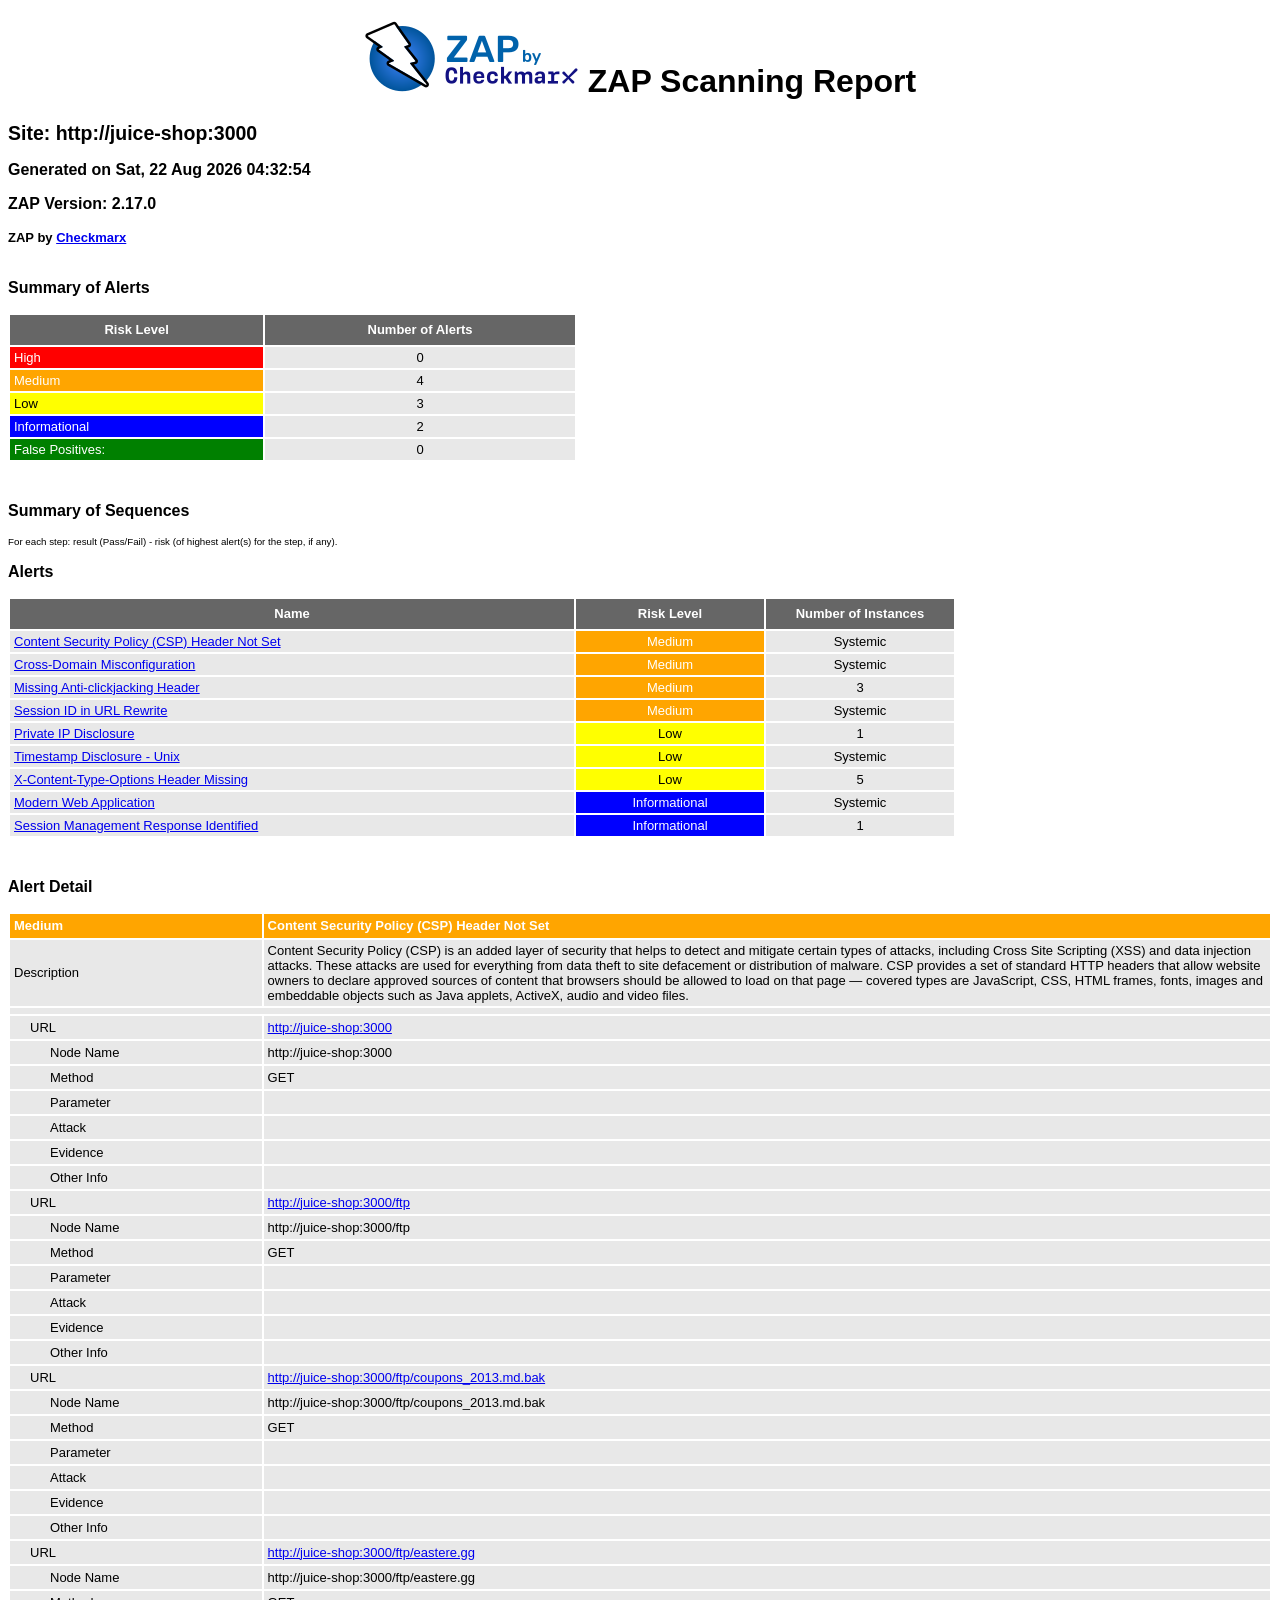
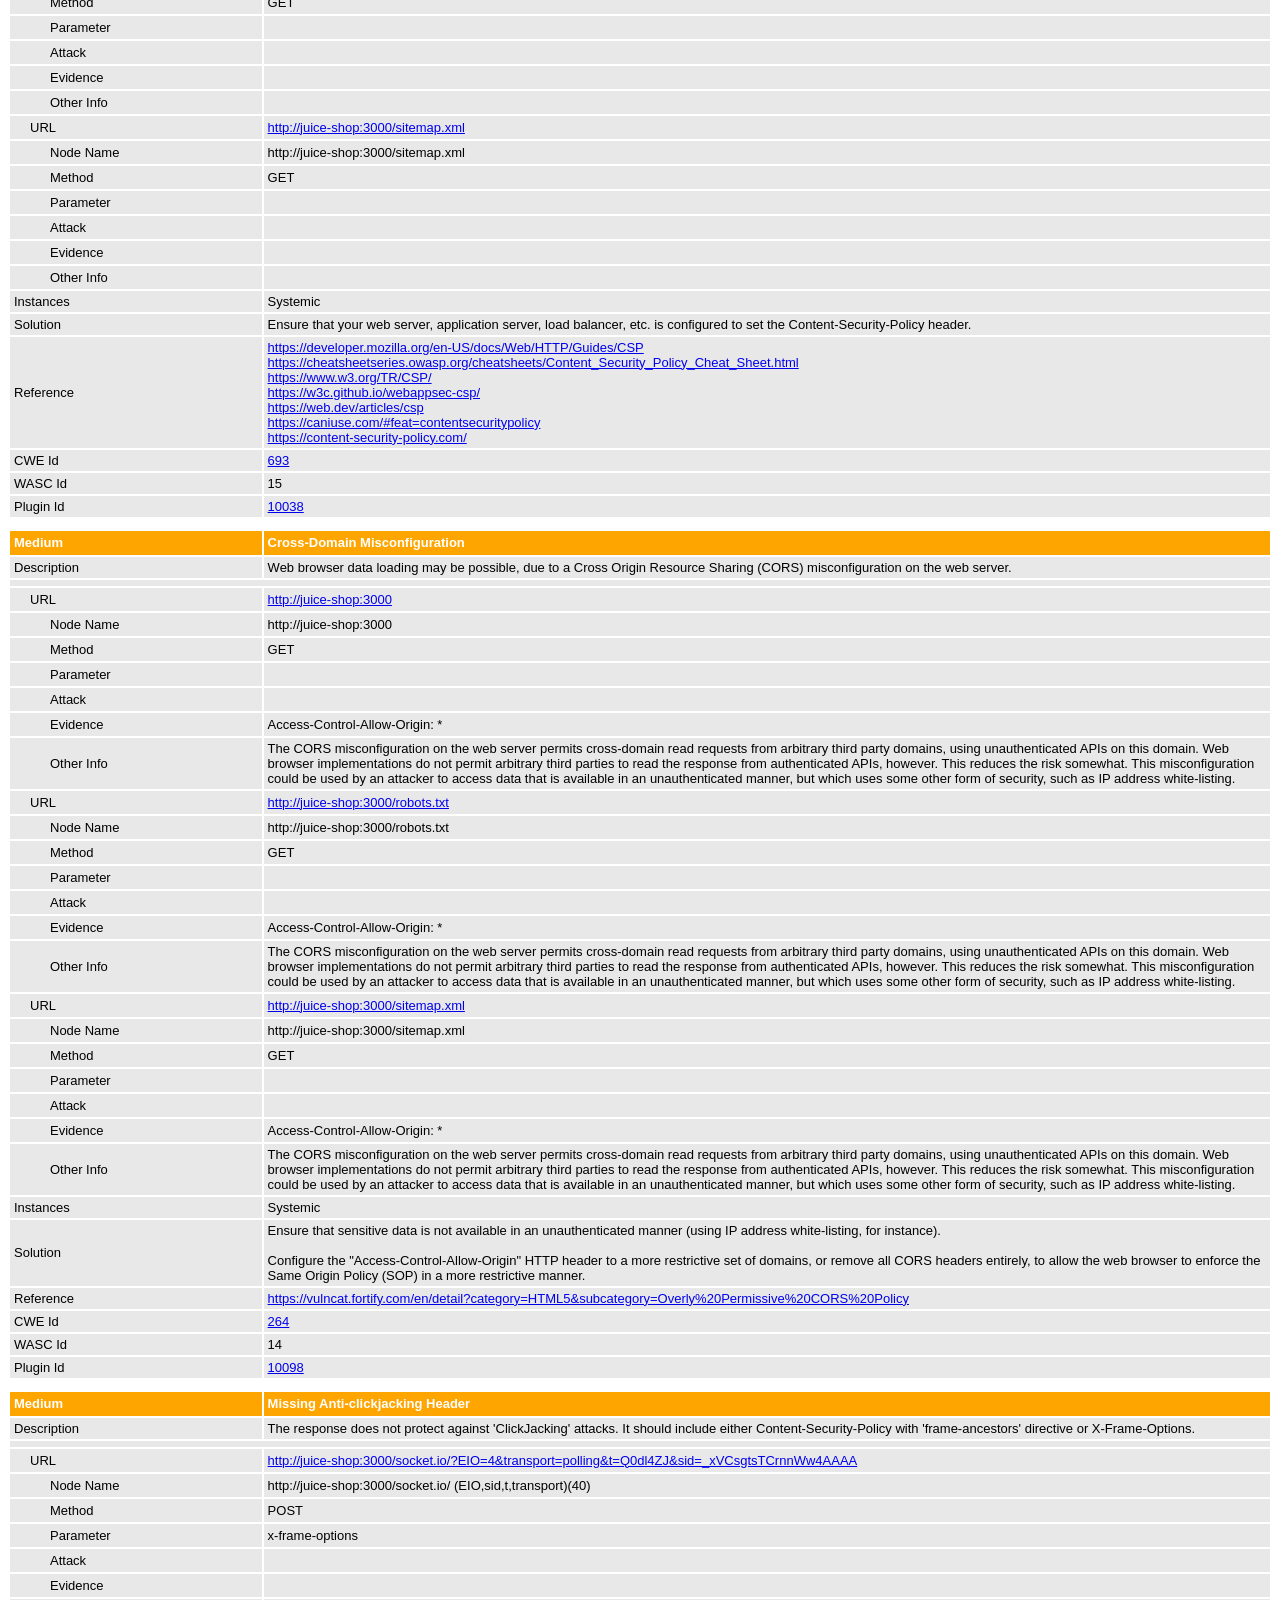
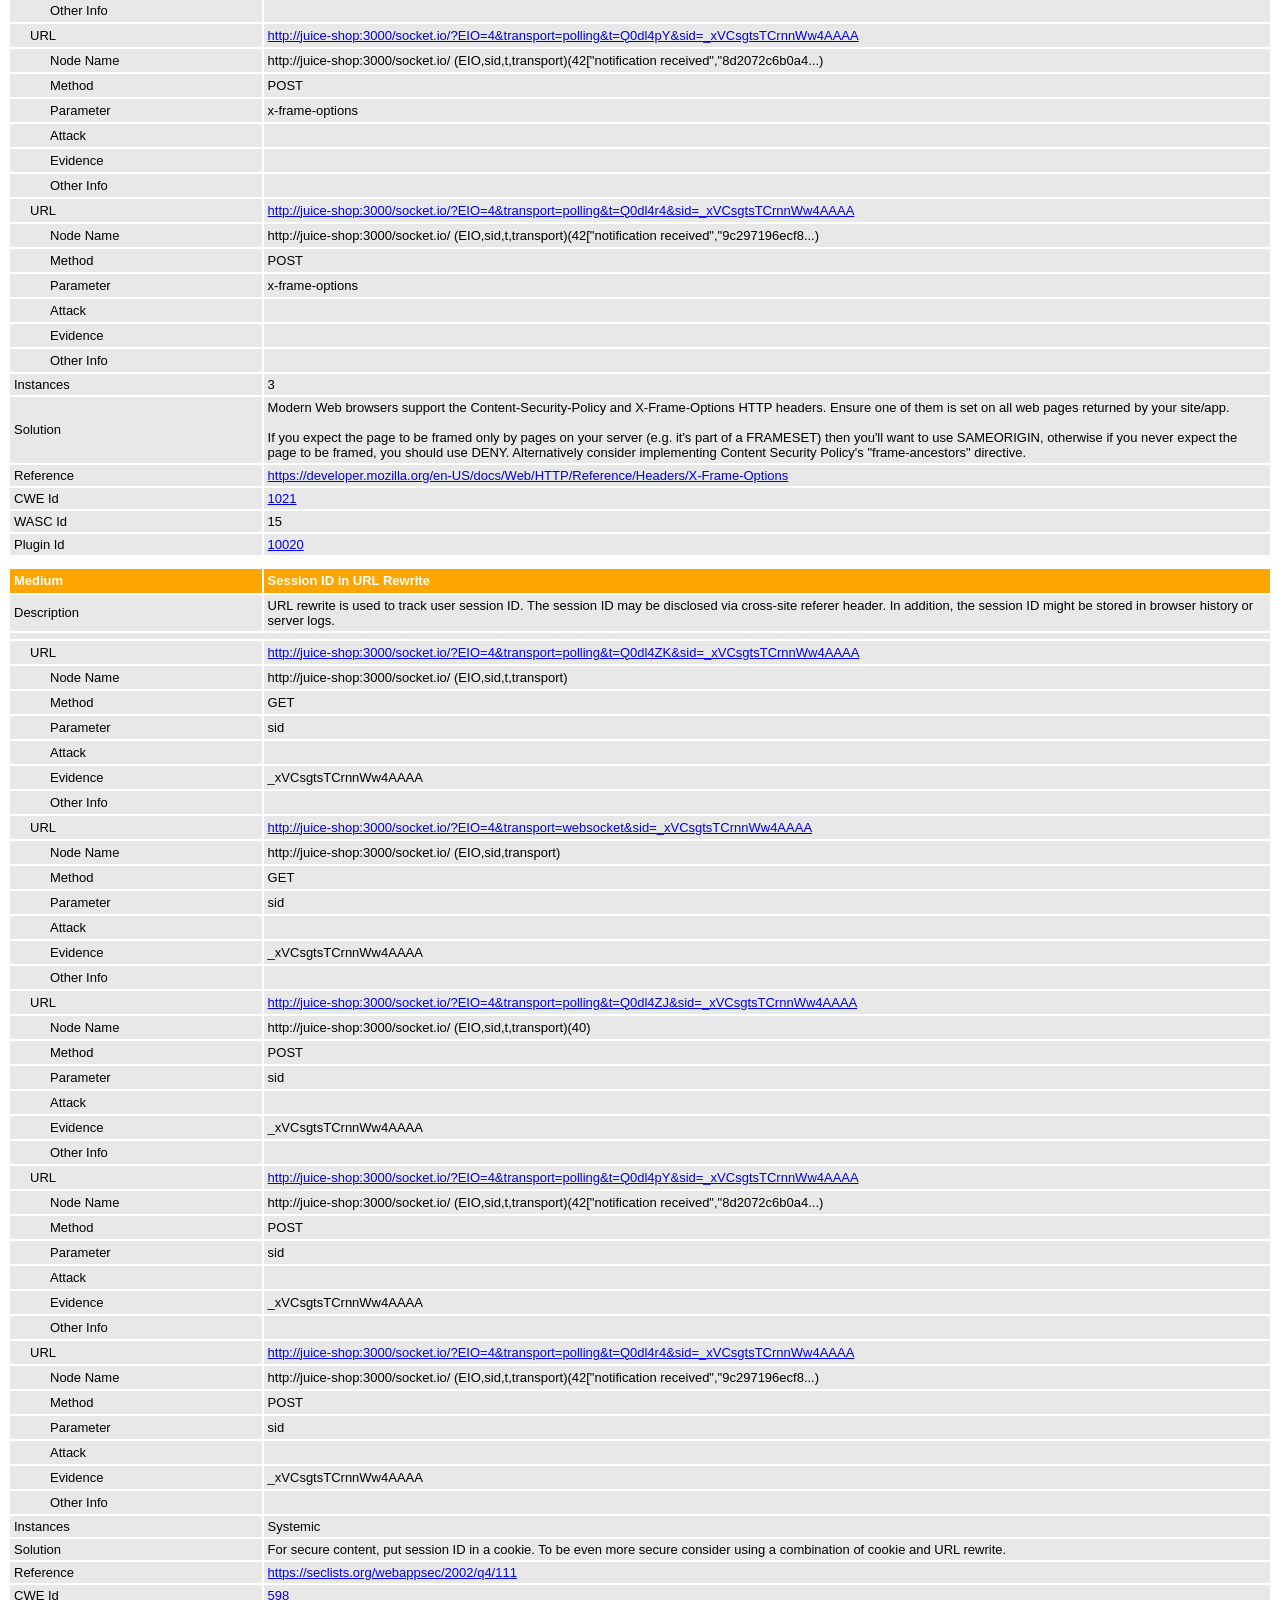
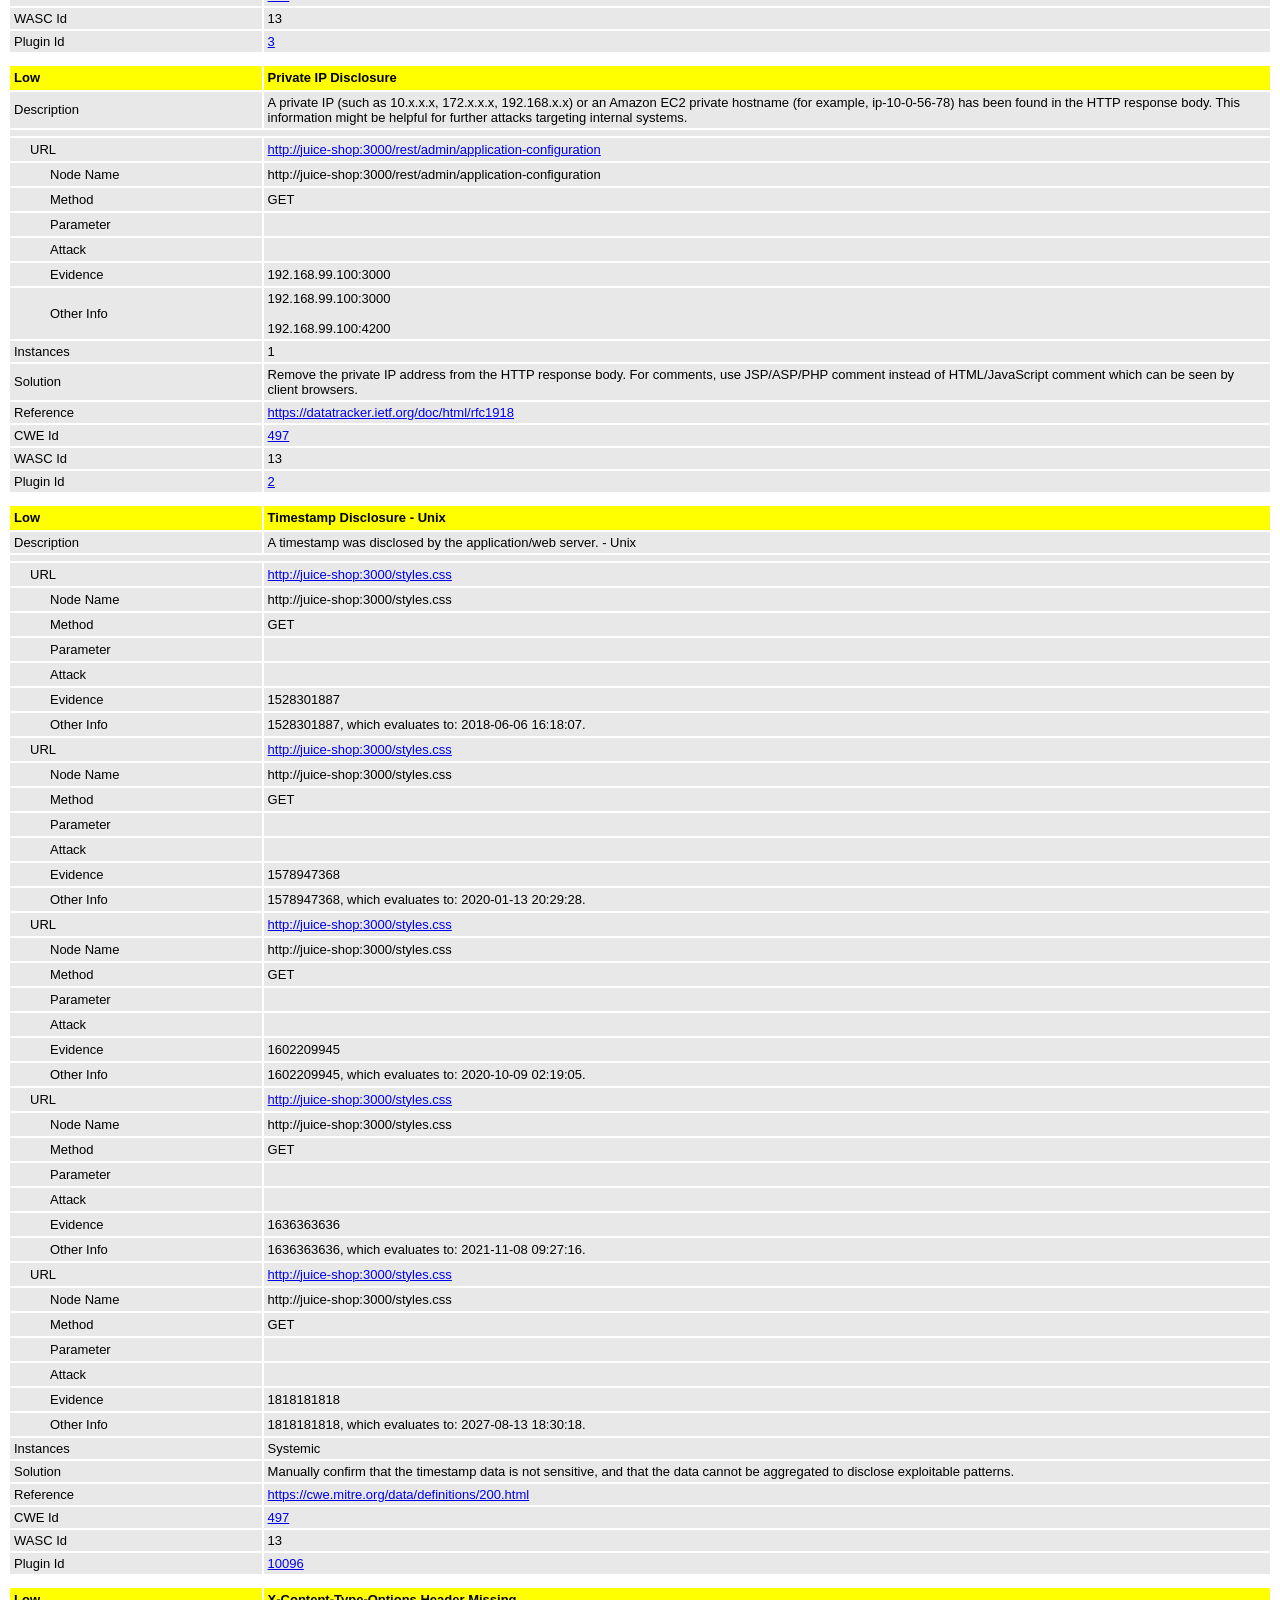
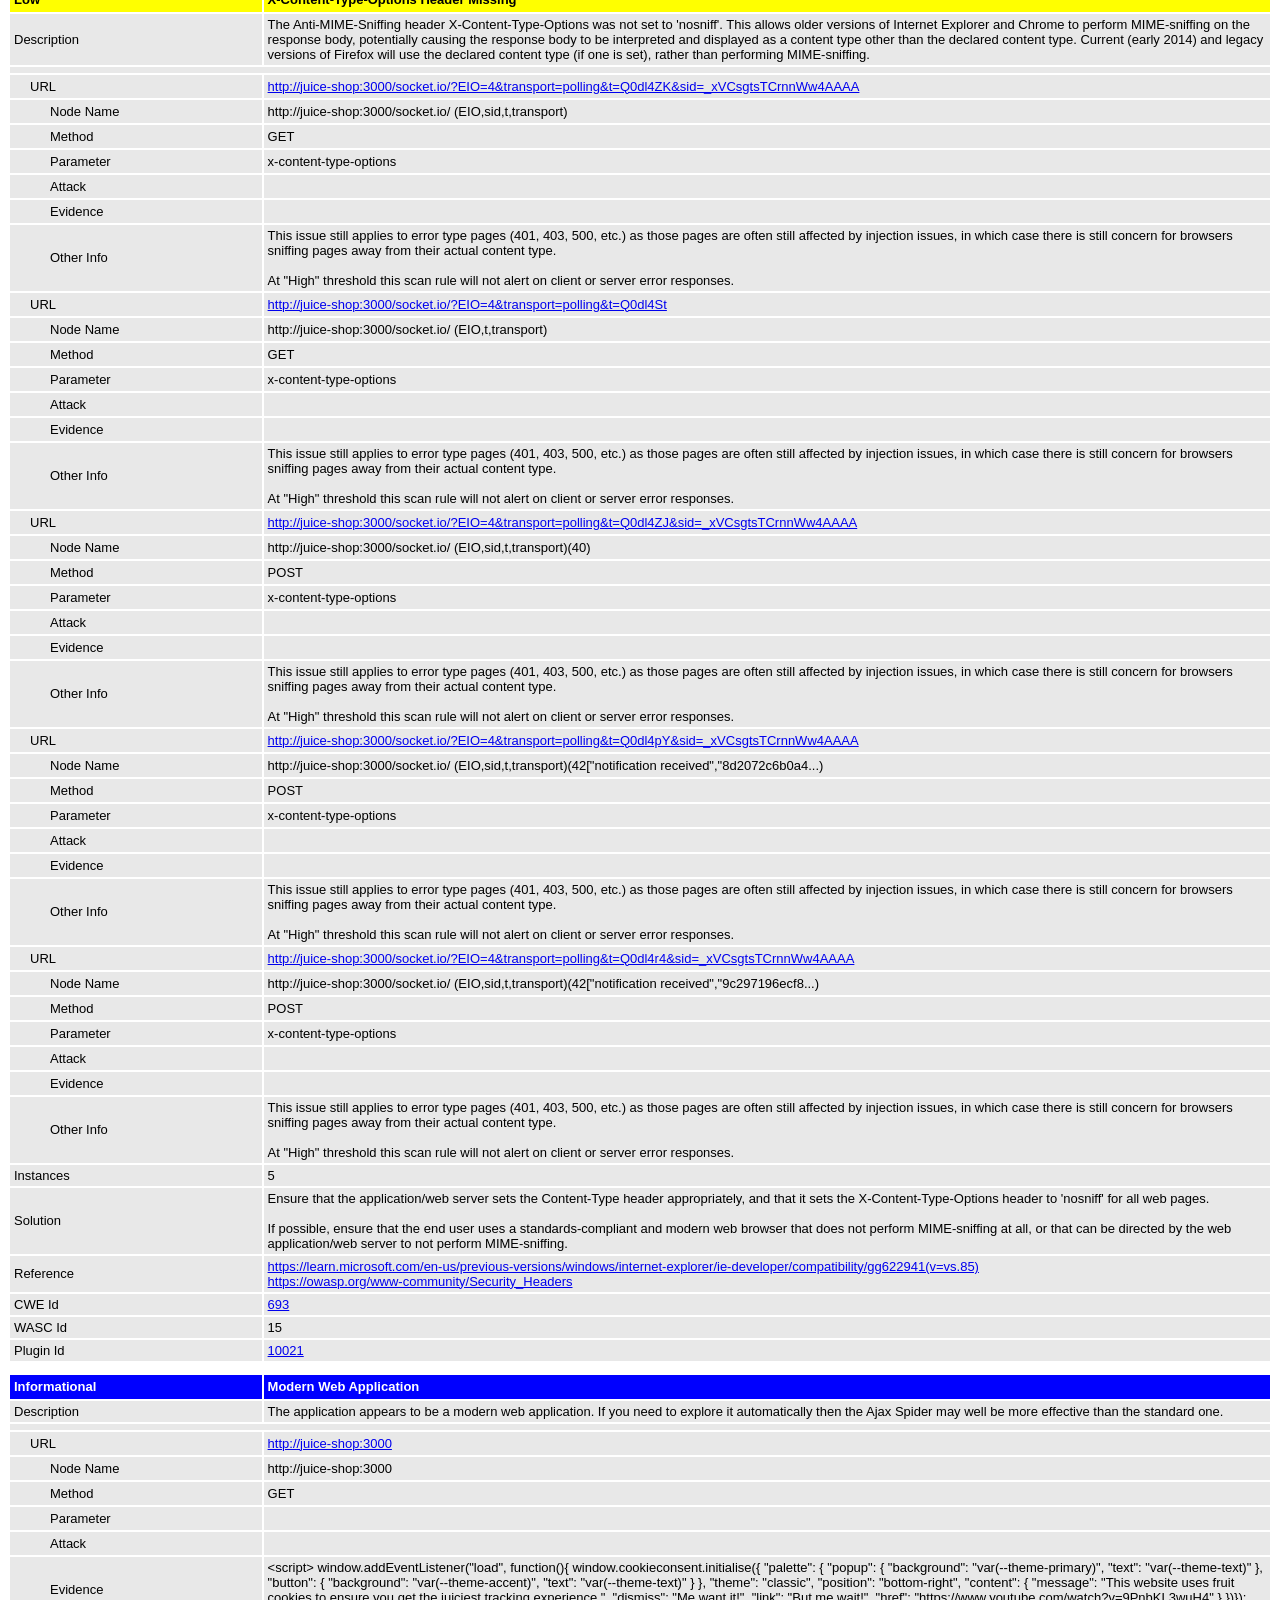
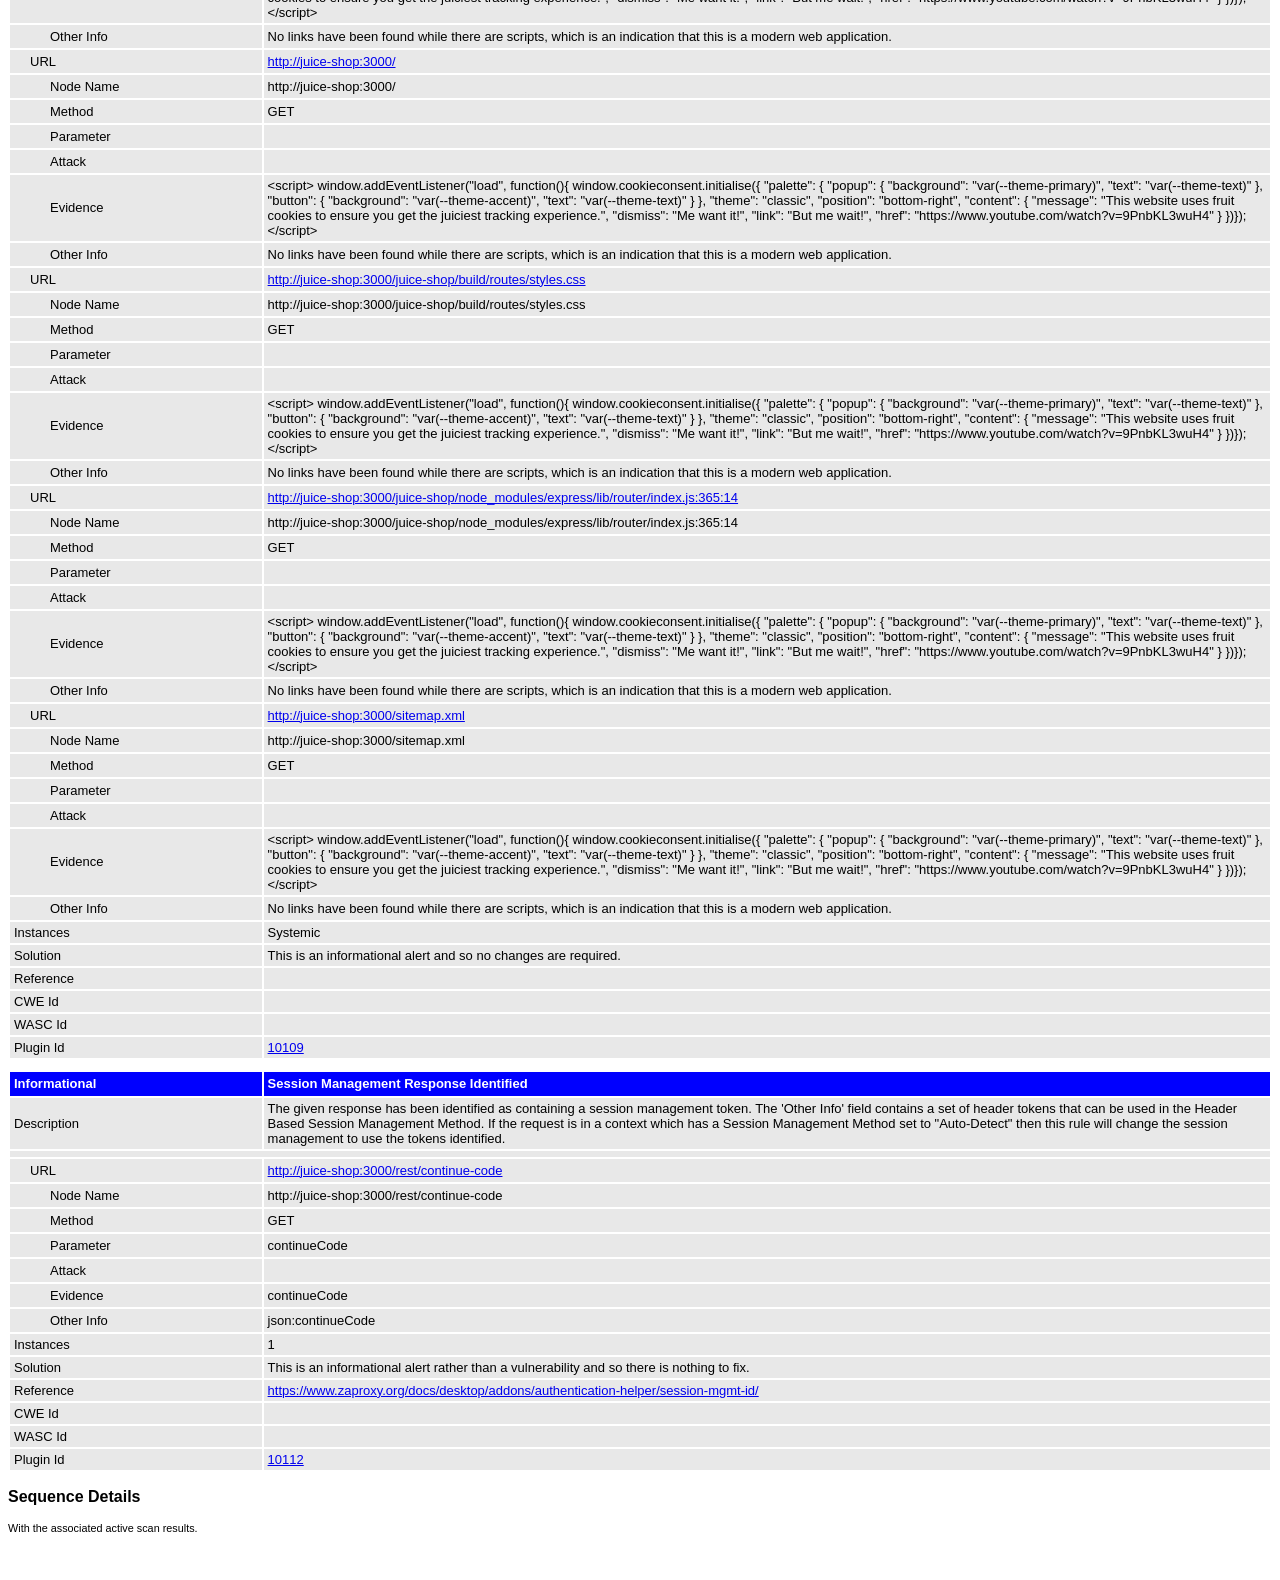
<file: artifacts/week-6/dast/zap-baseline.html>
<!DOCTYPE html>
<html>
<head>
<META http-equiv="Content-Type" content="text/html; charset=UTF-8" />
<title>ZAP Scanning Report</title>
<style type="text/css">
body {
	font-family: "Helvetica Neue", Helvetica, Arial, sans-serif;
	color: #000;
	font-size: 13px;
}

h1 {
	text-align: center;
	font-weight: bold;
	font-size: 32px
}

h3 {
	font-size: 16px;
}

table {
	border: none;
	font-size: 13px;
}

td, th {
	padding: 3px 4px;
	word-break: break-word;
}

th {
	font-weight: bold;
	background-color: #666666;
}

td {
	background-color: #e8e8e8;
}

.spacer {
	margin: 10px;
}

.spacer-lg {
	margin: 40px;
}

.indent1 {
	padding: 4px 20px;
}

.indent2 {
	padding: 4px 40px;
}

.risk-3 {
	background-color: red;
	color: #FFF;
}

.risk-2 {
	background-color: orange;
	color: #FFF;
}

.risk-1 {
	background-color: yellow;
	color: #000;
}

.risk-0 {
	background-color: blue;
	color: #FFF;
}

.risk--1 {
	background-color: green;
	color: #FFF;
}

.summary {
	width: 45%;
}

.summary th {
	color: #FFF;
}

.summary100 {
	width: 100%;
}

.summary80 {
	width: 80%;
}

.tdconstrainer {
	width: 9.1%;
	padding: 0
}

.alerts {
	width: 75%;
}

.alerts th {
	color: #FFF;
}

.results {
	width: 100%;
}

.results th {
	text-align: left;
}

.left-header {
	display: inline-block;
}

.pass {
	background: green;
	color: white
}

.pass::before {
	content: '\2714';
	color: white
}

.fail {
	background: red;
	color: white
}

.fail::before {
	content: '\2716';
	color: white
}

.alert-3b::before {
	content: '\2691';
	color: red
}

.alert-2b::before {
	content: '\2691 ';
	color: orange
}

.alert-1b::before {
	content: '\2691';
	color: yellow
}

.alert-0b::before {
	content: '\2691';
	color: blue
}

.alert-3a::after {
	content: '\2691';
	color: red
}

.alert-2a::after {
	content: '\2691 ';
	color: orange
}

.alert-1a::after {
	content: '\2691';
	color: yellow
}

.alert-0a::after {
	content: '\2691';
	color: blue
}

.lm2 {
	margin-left: 2em;
}

.smallnote {
	font-size: 0.75em
}

.alwayswhite {
	color: white
}
</style>
</head>
<body>
	<h1>
		<!-- The ZAP by Checkmark Logo -->
		<img
			src="[data-uri]"
			alt="" />
		ZAP Scanning Report
	</h1>
	<p />
	

	<h2>
		
		Site: http://juice-shop:3000
		
	</h2>

	<h3>
		Generated on Sat, 22 Aug 2026 04:32:54
	</h3>

	<h3>
		ZAP Version: 2.17.0
	</h3>

	<h4>
		ZAP by <a href="https://checkmarx.com/">Checkmarx</a>
	</h4>

	
		<h3 class="left-header">Summary of Alerts</h3>
		<table class="summary">
			<tr>
				<th width="45%"
					height="24">Risk Level</th>
				<th width="55%"
					align="center">Number of Alerts</th>
			</tr>
			<tr>
				<td class="risk-3">
					<div>High</div>
				</td>
				<td align="center">
					<div>0</div>
				</td>
			</tr>
			<tr>
				<td class="risk-2">
					<div>Medium</div>
				</td>
				<td align="center">
					<div>4</div>
				</td>
			</tr>
			<tr>
				<td class="risk-1">
					<div>Low</div>
				</td>
				<td align="center">
					<div>3</div>
				</td>
			</tr>
			<tr>
				<td class="risk-0">
					<div>Informational</div>
				</td>
				<td align="center">
					<div>2</div>
				</td>
			</tr>
			<tr>
				<td class="risk--1">
					<div>				False Positives:</div>
				</td>
				<td align="center">
					<div>0</div>
				</td>
			</tr>
		</table>
		<div class="spacer-lg"></div>
	
	
	

	
		
			<h3>Summary of Sequences</h3>
			<p class="smallnote">For each step: result (Pass/Fail) - risk (of highest alert(s) for the step, if any).</p>

			
				</table>
			
		
	</th:block>

	
		<h3>Alerts</h3>
		<table class="alerts">
			<tr>
				<th width="60%" height="24">Name</th>
				<th width="20%"
					align="center">Risk Level</th>
				<th width="20%"
					align="center">Number of Instances</th>
			</tr>
			<tr>
				<td><a href="#10038">Content Security Policy (CSP) Header Not Set</a></td>
				<td align="center" class="risk-2">Medium</td>
				
				<td align="center">Systemic</td>
				
				
			</tr>
			<tr>
				<td><a href="#10098">Cross-Domain Misconfiguration</a></td>
				<td align="center" class="risk-2">Medium</td>
				
				<td align="center">Systemic</td>
				
				
			</tr>
			<tr>
				<td><a href="#10020">Missing Anti-clickjacking Header</a></td>
				<td align="center" class="risk-2">Medium</td>
				
				
				<td align="center">3</td>
				
			</tr>
			<tr>
				<td><a href="#3">Session ID in URL Rewrite</a></td>
				<td align="center" class="risk-2">Medium</td>
				
				<td align="center">Systemic</td>
				
				
			</tr>
			<tr>
				<td><a href="#2">Private IP Disclosure</a></td>
				<td align="center" class="risk-1">Low</td>
				
				
				<td align="center">1</td>
				
			</tr>
			<tr>
				<td><a href="#10096">Timestamp Disclosure - Unix</a></td>
				<td align="center" class="risk-1">Low</td>
				
				<td align="center">Systemic</td>
				
				
			</tr>
			<tr>
				<td><a href="#10021">X-Content-Type-Options Header Missing</a></td>
				<td align="center" class="risk-1">Low</td>
				
				
				<td align="center">5</td>
				
			</tr>
			<tr>
				<td><a href="#10109">Modern Web Application</a></td>
				<td align="center" class="risk-0">Informational</td>
				
				<td align="center">Systemic</td>
				
				
			</tr>
			<tr>
				<td><a href="#10112">Session Management Response Identified</a></td>
				<td align="center" class="risk-0">Informational</td>
				
				
				<td align="center">1</td>
				
			</tr>
		</table>
		<div class="spacer-lg"></div>
	

	
		<h3>Alert Detail</h3>
		
			<table class="results">
				<tr height="24">
					<th width="20%" class="risk-2"><a
						id="10038"></a>
						<div>Medium</div></th>
					<th class="risk-2">Content Security Policy (CSP) Header Not Set</th>
				</tr>
				<tr>
					<td width="20%">Description</td>
					<td width="80%">
							<div>Content Security Policy (CSP) is an added layer of security that helps to detect and mitigate certain types of attacks, including Cross Site Scripting (XSS) and data injection attacks. These attacks are used for everything from data theft to site defacement or distribution of malware. CSP provides a set of standard HTTP headers that allow website owners to declare approved sources of content that browsers should be allowed to load on that page — covered types are JavaScript, CSS, HTML frames, fonts, images and embeddable objects such as Java applets, ActiveX, audio and video files.</div>
							
						</td>
				</tr>
				<TR vAlign="top">
					<TD colspan="2"></TD>
				</TR>
				
					<tr>
						<td width="20%"
							class="indent1">URL</td>
						<td width="80%"><a href="http://juice-shop:3000">http://juice-shop:3000</a></td>
					</tr>
					<tr>
						<td width="20%"
							class="indent2">Node Name</td>
						<td width="80%">http://juice-shop:3000</td>
					</tr>
					<tr>
						<td width="20%"
							class="indent2">Method</td>
						<td width="80%">GET</td>
					</tr>
					<tr>
						<td width="20%"
							class="indent2">Parameter</td>
						<td width="80%"></td>
					</tr>
					<tr>
						<td width="20%"
							class="indent2">Attack</td>
						<td width="80%"></td>
					</tr>
					<tr>
						<td width="20%"
							class="indent2">Evidence</td>
						<td width="80%"></td>
					</tr>
					<tr>
						<td width="20%"
							class="indent2">Other Info</td>
						<td width="80%"></td>
					</tr>
				
					<tr>
						<td width="20%"
							class="indent1">URL</td>
						<td width="80%"><a href="http://juice-shop:3000/ftp">http://juice-shop:3000/ftp</a></td>
					</tr>
					<tr>
						<td width="20%"
							class="indent2">Node Name</td>
						<td width="80%">http://juice-shop:3000/ftp</td>
					</tr>
					<tr>
						<td width="20%"
							class="indent2">Method</td>
						<td width="80%">GET</td>
					</tr>
					<tr>
						<td width="20%"
							class="indent2">Parameter</td>
						<td width="80%"></td>
					</tr>
					<tr>
						<td width="20%"
							class="indent2">Attack</td>
						<td width="80%"></td>
					</tr>
					<tr>
						<td width="20%"
							class="indent2">Evidence</td>
						<td width="80%"></td>
					</tr>
					<tr>
						<td width="20%"
							class="indent2">Other Info</td>
						<td width="80%"></td>
					</tr>
				
					<tr>
						<td width="20%"
							class="indent1">URL</td>
						<td width="80%"><a href="http://juice-shop:3000/ftp/coupons_2013.md.bak">http://juice-shop:3000/ftp/coupons_2013.md.bak</a></td>
					</tr>
					<tr>
						<td width="20%"
							class="indent2">Node Name</td>
						<td width="80%">http://juice-shop:3000/ftp/coupons_2013.md.bak</td>
					</tr>
					<tr>
						<td width="20%"
							class="indent2">Method</td>
						<td width="80%">GET</td>
					</tr>
					<tr>
						<td width="20%"
							class="indent2">Parameter</td>
						<td width="80%"></td>
					</tr>
					<tr>
						<td width="20%"
							class="indent2">Attack</td>
						<td width="80%"></td>
					</tr>
					<tr>
						<td width="20%"
							class="indent2">Evidence</td>
						<td width="80%"></td>
					</tr>
					<tr>
						<td width="20%"
							class="indent2">Other Info</td>
						<td width="80%"></td>
					</tr>
				
					<tr>
						<td width="20%"
							class="indent1">URL</td>
						<td width="80%"><a href="http://juice-shop:3000/ftp/eastere.gg">http://juice-shop:3000/ftp/eastere.gg</a></td>
					</tr>
					<tr>
						<td width="20%"
							class="indent2">Node Name</td>
						<td width="80%">http://juice-shop:3000/ftp/eastere.gg</td>
					</tr>
					<tr>
						<td width="20%"
							class="indent2">Method</td>
						<td width="80%">GET</td>
					</tr>
					<tr>
						<td width="20%"
							class="indent2">Parameter</td>
						<td width="80%"></td>
					</tr>
					<tr>
						<td width="20%"
							class="indent2">Attack</td>
						<td width="80%"></td>
					</tr>
					<tr>
						<td width="20%"
							class="indent2">Evidence</td>
						<td width="80%"></td>
					</tr>
					<tr>
						<td width="20%"
							class="indent2">Other Info</td>
						<td width="80%"></td>
					</tr>
				
					<tr>
						<td width="20%"
							class="indent1">URL</td>
						<td width="80%"><a href="http://juice-shop:3000/sitemap.xml">http://juice-shop:3000/sitemap.xml</a></td>
					</tr>
					<tr>
						<td width="20%"
							class="indent2">Node Name</td>
						<td width="80%">http://juice-shop:3000/sitemap.xml</td>
					</tr>
					<tr>
						<td width="20%"
							class="indent2">Method</td>
						<td width="80%">GET</td>
					</tr>
					<tr>
						<td width="20%"
							class="indent2">Parameter</td>
						<td width="80%"></td>
					</tr>
					<tr>
						<td width="20%"
							class="indent2">Attack</td>
						<td width="80%"></td>
					</tr>
					<tr>
						<td width="20%"
							class="indent2">Evidence</td>
						<td width="80%"></td>
					</tr>
					<tr>
						<td width="20%"
							class="indent2">Other Info</td>
						<td width="80%"></td>
					</tr>
				
				<tr>
					<td width="20%">Instances</td>
					
					<td width="80%">Systemic</td>
					
					
				</tr>
				<tr>
					<td width="20%">Solution</td>
					<td width="80%">
							<div>Ensure that your web server, application server, load balancer, etc. is configured to set the Content-Security-Policy header.</div>
							
						</td>
				</tr>
				<tr>
					<td width="20%">Reference</td>
					<td width="80%">
							<a href="https://developer.mozilla.org/en-US/docs/Web/HTTP/Guides/CSP">https://developer.mozilla.org/en-US/docs/Web/HTTP/Guides/CSP</a>
							<br />
						
							<a href="https://cheatsheetseries.owasp.org/cheatsheets/Content_Security_Policy_Cheat_Sheet.html">https://cheatsheetseries.owasp.org/cheatsheets/Content_Security_Policy_Cheat_Sheet.html</a>
							<br />
						
							<a href="https://www.w3.org/TR/CSP/">https://www.w3.org/TR/CSP/</a>
							<br />
						
							<a href="https://w3c.github.io/webappsec-csp/">https://w3c.github.io/webappsec-csp/</a>
							<br />
						
							<a href="https://web.dev/articles/csp">https://web.dev/articles/csp</a>
							<br />
						
							<a href="https://caniuse.com/#feat=contentsecuritypolicy">https://caniuse.com/#feat=contentsecuritypolicy</a>
							<br />
						
							<a href="https://content-security-policy.com/">https://content-security-policy.com/</a>
							
						</td>
				</tr>
				<tr>
					<td width="20%">CWE Id</td>
					<td width="80%"><a
						href="https://cwe.mitre.org/data/definitions/693.html">693</a></td>
				</tr>
				<tr>
					<td width="20%">WASC Id</td>
					<td width="80%">15</td>
				</tr>
				<tr>
					<td width="20%">Plugin Id</td>
					<td width="80%"><a
						href="https://www.zaproxy.org/docs/alerts/10038/">10038</a></td>
				</tr>
			</table>
			<div class="spacer"></div>
		
			<table class="results">
				<tr height="24">
					<th width="20%" class="risk-2"><a
						id="10098"></a>
						<div>Medium</div></th>
					<th class="risk-2">Cross-Domain Misconfiguration</th>
				</tr>
				<tr>
					<td width="20%">Description</td>
					<td width="80%">
							<div>Web browser data loading may be possible, due to a Cross Origin Resource Sharing (CORS) misconfiguration on the web server.</div>
							
						</td>
				</tr>
				<TR vAlign="top">
					<TD colspan="2"></TD>
				</TR>
				
					<tr>
						<td width="20%"
							class="indent1">URL</td>
						<td width="80%"><a href="http://juice-shop:3000">http://juice-shop:3000</a></td>
					</tr>
					<tr>
						<td width="20%"
							class="indent2">Node Name</td>
						<td width="80%">http://juice-shop:3000</td>
					</tr>
					<tr>
						<td width="20%"
							class="indent2">Method</td>
						<td width="80%">GET</td>
					</tr>
					<tr>
						<td width="20%"
							class="indent2">Parameter</td>
						<td width="80%"></td>
					</tr>
					<tr>
						<td width="20%"
							class="indent2">Attack</td>
						<td width="80%"></td>
					</tr>
					<tr>
						<td width="20%"
							class="indent2">Evidence</td>
						<td width="80%">Access-Control-Allow-Origin: *</td>
					</tr>
					<tr>
						<td width="20%"
							class="indent2">Other Info</td>
						<td width="80%">
							<div>The CORS misconfiguration on the web server permits cross-domain read requests from arbitrary third party domains, using unauthenticated APIs on this domain. Web browser implementations do not permit arbitrary third parties to read the response from authenticated APIs, however. This reduces the risk somewhat. This misconfiguration could be used by an attacker to access data that is available in an unauthenticated manner, but which uses some other form of security, such as IP address white-listing.</div>
							
						</td>
					</tr>
				
					<tr>
						<td width="20%"
							class="indent1">URL</td>
						<td width="80%"><a href="http://juice-shop:3000/robots.txt">http://juice-shop:3000/robots.txt</a></td>
					</tr>
					<tr>
						<td width="20%"
							class="indent2">Node Name</td>
						<td width="80%">http://juice-shop:3000/robots.txt</td>
					</tr>
					<tr>
						<td width="20%"
							class="indent2">Method</td>
						<td width="80%">GET</td>
					</tr>
					<tr>
						<td width="20%"
							class="indent2">Parameter</td>
						<td width="80%"></td>
					</tr>
					<tr>
						<td width="20%"
							class="indent2">Attack</td>
						<td width="80%"></td>
					</tr>
					<tr>
						<td width="20%"
							class="indent2">Evidence</td>
						<td width="80%">Access-Control-Allow-Origin: *</td>
					</tr>
					<tr>
						<td width="20%"
							class="indent2">Other Info</td>
						<td width="80%">
							<div>The CORS misconfiguration on the web server permits cross-domain read requests from arbitrary third party domains, using unauthenticated APIs on this domain. Web browser implementations do not permit arbitrary third parties to read the response from authenticated APIs, however. This reduces the risk somewhat. This misconfiguration could be used by an attacker to access data that is available in an unauthenticated manner, but which uses some other form of security, such as IP address white-listing.</div>
							
						</td>
					</tr>
				
					<tr>
						<td width="20%"
							class="indent1">URL</td>
						<td width="80%"><a href="http://juice-shop:3000/sitemap.xml">http://juice-shop:3000/sitemap.xml</a></td>
					</tr>
					<tr>
						<td width="20%"
							class="indent2">Node Name</td>
						<td width="80%">http://juice-shop:3000/sitemap.xml</td>
					</tr>
					<tr>
						<td width="20%"
							class="indent2">Method</td>
						<td width="80%">GET</td>
					</tr>
					<tr>
						<td width="20%"
							class="indent2">Parameter</td>
						<td width="80%"></td>
					</tr>
					<tr>
						<td width="20%"
							class="indent2">Attack</td>
						<td width="80%"></td>
					</tr>
					<tr>
						<td width="20%"
							class="indent2">Evidence</td>
						<td width="80%">Access-Control-Allow-Origin: *</td>
					</tr>
					<tr>
						<td width="20%"
							class="indent2">Other Info</td>
						<td width="80%">
							<div>The CORS misconfiguration on the web server permits cross-domain read requests from arbitrary third party domains, using unauthenticated APIs on this domain. Web browser implementations do not permit arbitrary third parties to read the response from authenticated APIs, however. This reduces the risk somewhat. This misconfiguration could be used by an attacker to access data that is available in an unauthenticated manner, but which uses some other form of security, such as IP address white-listing.</div>
							
						</td>
					</tr>
				
				<tr>
					<td width="20%">Instances</td>
					
					<td width="80%">Systemic</td>
					
					
				</tr>
				<tr>
					<td width="20%">Solution</td>
					<td width="80%">
							<div>Ensure that sensitive data is not available in an unauthenticated manner (using IP address white-listing, for instance).</div>
							<br />
						
							<div>Configure the &quot;Access-Control-Allow-Origin&quot; HTTP header to a more restrictive set of domains, or remove all CORS headers entirely, to allow the web browser to enforce the Same Origin Policy (SOP) in a more restrictive manner.</div>
							
						</td>
				</tr>
				<tr>
					<td width="20%">Reference</td>
					<td width="80%">
							<a href="https://vulncat.fortify.com/en/detail?category=HTML5&amp;subcategory=Overly%20Permissive%20CORS%20Policy">https://vulncat.fortify.com/en/detail?category=HTML5&amp;subcategory=Overly%20Permissive%20CORS%20Policy</a>
							
						</td>
				</tr>
				<tr>
					<td width="20%">CWE Id</td>
					<td width="80%"><a
						href="https://cwe.mitre.org/data/definitions/264.html">264</a></td>
				</tr>
				<tr>
					<td width="20%">WASC Id</td>
					<td width="80%">14</td>
				</tr>
				<tr>
					<td width="20%">Plugin Id</td>
					<td width="80%"><a
						href="https://www.zaproxy.org/docs/alerts/10098/">10098</a></td>
				</tr>
			</table>
			<div class="spacer"></div>
		
			<table class="results">
				<tr height="24">
					<th width="20%" class="risk-2"><a
						id="10020"></a>
						<div>Medium</div></th>
					<th class="risk-2">Missing Anti-clickjacking Header</th>
				</tr>
				<tr>
					<td width="20%">Description</td>
					<td width="80%">
							<div>The response does not protect against &#39;ClickJacking&#39; attacks. It should include either Content-Security-Policy with &#39;frame-ancestors&#39; directive or X-Frame-Options.</div>
							
						</td>
				</tr>
				<TR vAlign="top">
					<TD colspan="2"></TD>
				</TR>
				
					<tr>
						<td width="20%"
							class="indent1">URL</td>
						<td width="80%"><a href="http://juice-shop:3000/socket.io/?EIO=4&amp;transport=polling&amp;t=Q0dl4ZJ&amp;sid=_xVCsgtsTCrnnWw4AAAA">http://juice-shop:3000/socket.io/?EIO=4&amp;transport=polling&amp;t=Q0dl4ZJ&amp;sid=_xVCsgtsTCrnnWw4AAAA</a></td>
					</tr>
					<tr>
						<td width="20%"
							class="indent2">Node Name</td>
						<td width="80%">http://juice-shop:3000/socket.io/ (EIO,sid,t,transport)(40)</td>
					</tr>
					<tr>
						<td width="20%"
							class="indent2">Method</td>
						<td width="80%">POST</td>
					</tr>
					<tr>
						<td width="20%"
							class="indent2">Parameter</td>
						<td width="80%">x-frame-options</td>
					</tr>
					<tr>
						<td width="20%"
							class="indent2">Attack</td>
						<td width="80%"></td>
					</tr>
					<tr>
						<td width="20%"
							class="indent2">Evidence</td>
						<td width="80%"></td>
					</tr>
					<tr>
						<td width="20%"
							class="indent2">Other Info</td>
						<td width="80%"></td>
					</tr>
				
					<tr>
						<td width="20%"
							class="indent1">URL</td>
						<td width="80%"><a href="http://juice-shop:3000/socket.io/?EIO=4&amp;transport=polling&amp;t=Q0dl4pY&amp;sid=_xVCsgtsTCrnnWw4AAAA">http://juice-shop:3000/socket.io/?EIO=4&amp;transport=polling&amp;t=Q0dl4pY&amp;sid=_xVCsgtsTCrnnWw4AAAA</a></td>
					</tr>
					<tr>
						<td width="20%"
							class="indent2">Node Name</td>
						<td width="80%">http://juice-shop:3000/socket.io/ (EIO,sid,t,transport)(42[&quot;notification received&quot;,&quot;8d2072c6b0a4...)</td>
					</tr>
					<tr>
						<td width="20%"
							class="indent2">Method</td>
						<td width="80%">POST</td>
					</tr>
					<tr>
						<td width="20%"
							class="indent2">Parameter</td>
						<td width="80%">x-frame-options</td>
					</tr>
					<tr>
						<td width="20%"
							class="indent2">Attack</td>
						<td width="80%"></td>
					</tr>
					<tr>
						<td width="20%"
							class="indent2">Evidence</td>
						<td width="80%"></td>
					</tr>
					<tr>
						<td width="20%"
							class="indent2">Other Info</td>
						<td width="80%"></td>
					</tr>
				
					<tr>
						<td width="20%"
							class="indent1">URL</td>
						<td width="80%"><a href="http://juice-shop:3000/socket.io/?EIO=4&amp;transport=polling&amp;t=Q0dl4r4&amp;sid=_xVCsgtsTCrnnWw4AAAA">http://juice-shop:3000/socket.io/?EIO=4&amp;transport=polling&amp;t=Q0dl4r4&amp;sid=_xVCsgtsTCrnnWw4AAAA</a></td>
					</tr>
					<tr>
						<td width="20%"
							class="indent2">Node Name</td>
						<td width="80%">http://juice-shop:3000/socket.io/ (EIO,sid,t,transport)(42[&quot;notification received&quot;,&quot;9c297196ecf8...)</td>
					</tr>
					<tr>
						<td width="20%"
							class="indent2">Method</td>
						<td width="80%">POST</td>
					</tr>
					<tr>
						<td width="20%"
							class="indent2">Parameter</td>
						<td width="80%">x-frame-options</td>
					</tr>
					<tr>
						<td width="20%"
							class="indent2">Attack</td>
						<td width="80%"></td>
					</tr>
					<tr>
						<td width="20%"
							class="indent2">Evidence</td>
						<td width="80%"></td>
					</tr>
					<tr>
						<td width="20%"
							class="indent2">Other Info</td>
						<td width="80%"></td>
					</tr>
				
				<tr>
					<td width="20%">Instances</td>
					
					
					<td width="80%">3</td>
					
				</tr>
				<tr>
					<td width="20%">Solution</td>
					<td width="80%">
							<div>Modern Web browsers support the Content-Security-Policy and X-Frame-Options HTTP headers. Ensure one of them is set on all web pages returned by your site/app.</div>
							<br />
						
							<div>If you expect the page to be framed only by pages on your server (e.g. it&#39;s part of a FRAMESET) then you&#39;ll want to use SAMEORIGIN, otherwise if you never expect the page to be framed, you should use DENY. Alternatively consider implementing Content Security Policy&#39;s &quot;frame-ancestors&quot; directive.</div>
							
						</td>
				</tr>
				<tr>
					<td width="20%">Reference</td>
					<td width="80%">
							<a href="https://developer.mozilla.org/en-US/docs/Web/HTTP/Reference/Headers/X-Frame-Options">https://developer.mozilla.org/en-US/docs/Web/HTTP/Reference/Headers/X-Frame-Options</a>
							
						</td>
				</tr>
				<tr>
					<td width="20%">CWE Id</td>
					<td width="80%"><a
						href="https://cwe.mitre.org/data/definitions/1021.html">1021</a></td>
				</tr>
				<tr>
					<td width="20%">WASC Id</td>
					<td width="80%">15</td>
				</tr>
				<tr>
					<td width="20%">Plugin Id</td>
					<td width="80%"><a
						href="https://www.zaproxy.org/docs/alerts/10020/">10020</a></td>
				</tr>
			</table>
			<div class="spacer"></div>
		
			<table class="results">
				<tr height="24">
					<th width="20%" class="risk-2"><a
						id="3"></a>
						<div>Medium</div></th>
					<th class="risk-2">Session ID in URL Rewrite</th>
				</tr>
				<tr>
					<td width="20%">Description</td>
					<td width="80%">
							<div>URL rewrite is used to track user session ID. The session ID may be disclosed via cross-site referer header. In addition, the session ID might be stored in browser history or server logs.</div>
							
						</td>
				</tr>
				<TR vAlign="top">
					<TD colspan="2"></TD>
				</TR>
				
					<tr>
						<td width="20%"
							class="indent1">URL</td>
						<td width="80%"><a href="http://juice-shop:3000/socket.io/?EIO=4&amp;transport=polling&amp;t=Q0dl4ZK&amp;sid=_xVCsgtsTCrnnWw4AAAA">http://juice-shop:3000/socket.io/?EIO=4&amp;transport=polling&amp;t=Q0dl4ZK&amp;sid=_xVCsgtsTCrnnWw4AAAA</a></td>
					</tr>
					<tr>
						<td width="20%"
							class="indent2">Node Name</td>
						<td width="80%">http://juice-shop:3000/socket.io/ (EIO,sid,t,transport)</td>
					</tr>
					<tr>
						<td width="20%"
							class="indent2">Method</td>
						<td width="80%">GET</td>
					</tr>
					<tr>
						<td width="20%"
							class="indent2">Parameter</td>
						<td width="80%">sid</td>
					</tr>
					<tr>
						<td width="20%"
							class="indent2">Attack</td>
						<td width="80%"></td>
					</tr>
					<tr>
						<td width="20%"
							class="indent2">Evidence</td>
						<td width="80%">_xVCsgtsTCrnnWw4AAAA</td>
					</tr>
					<tr>
						<td width="20%"
							class="indent2">Other Info</td>
						<td width="80%"></td>
					</tr>
				
					<tr>
						<td width="20%"
							class="indent1">URL</td>
						<td width="80%"><a href="http://juice-shop:3000/socket.io/?EIO=4&amp;transport=websocket&amp;sid=_xVCsgtsTCrnnWw4AAAA">http://juice-shop:3000/socket.io/?EIO=4&amp;transport=websocket&amp;sid=_xVCsgtsTCrnnWw4AAAA</a></td>
					</tr>
					<tr>
						<td width="20%"
							class="indent2">Node Name</td>
						<td width="80%">http://juice-shop:3000/socket.io/ (EIO,sid,transport)</td>
					</tr>
					<tr>
						<td width="20%"
							class="indent2">Method</td>
						<td width="80%">GET</td>
					</tr>
					<tr>
						<td width="20%"
							class="indent2">Parameter</td>
						<td width="80%">sid</td>
					</tr>
					<tr>
						<td width="20%"
							class="indent2">Attack</td>
						<td width="80%"></td>
					</tr>
					<tr>
						<td width="20%"
							class="indent2">Evidence</td>
						<td width="80%">_xVCsgtsTCrnnWw4AAAA</td>
					</tr>
					<tr>
						<td width="20%"
							class="indent2">Other Info</td>
						<td width="80%"></td>
					</tr>
				
					<tr>
						<td width="20%"
							class="indent1">URL</td>
						<td width="80%"><a href="http://juice-shop:3000/socket.io/?EIO=4&amp;transport=polling&amp;t=Q0dl4ZJ&amp;sid=_xVCsgtsTCrnnWw4AAAA">http://juice-shop:3000/socket.io/?EIO=4&amp;transport=polling&amp;t=Q0dl4ZJ&amp;sid=_xVCsgtsTCrnnWw4AAAA</a></td>
					</tr>
					<tr>
						<td width="20%"
							class="indent2">Node Name</td>
						<td width="80%">http://juice-shop:3000/socket.io/ (EIO,sid,t,transport)(40)</td>
					</tr>
					<tr>
						<td width="20%"
							class="indent2">Method</td>
						<td width="80%">POST</td>
					</tr>
					<tr>
						<td width="20%"
							class="indent2">Parameter</td>
						<td width="80%">sid</td>
					</tr>
					<tr>
						<td width="20%"
							class="indent2">Attack</td>
						<td width="80%"></td>
					</tr>
					<tr>
						<td width="20%"
							class="indent2">Evidence</td>
						<td width="80%">_xVCsgtsTCrnnWw4AAAA</td>
					</tr>
					<tr>
						<td width="20%"
							class="indent2">Other Info</td>
						<td width="80%"></td>
					</tr>
				
					<tr>
						<td width="20%"
							class="indent1">URL</td>
						<td width="80%"><a href="http://juice-shop:3000/socket.io/?EIO=4&amp;transport=polling&amp;t=Q0dl4pY&amp;sid=_xVCsgtsTCrnnWw4AAAA">http://juice-shop:3000/socket.io/?EIO=4&amp;transport=polling&amp;t=Q0dl4pY&amp;sid=_xVCsgtsTCrnnWw4AAAA</a></td>
					</tr>
					<tr>
						<td width="20%"
							class="indent2">Node Name</td>
						<td width="80%">http://juice-shop:3000/socket.io/ (EIO,sid,t,transport)(42[&quot;notification received&quot;,&quot;8d2072c6b0a4...)</td>
					</tr>
					<tr>
						<td width="20%"
							class="indent2">Method</td>
						<td width="80%">POST</td>
					</tr>
					<tr>
						<td width="20%"
							class="indent2">Parameter</td>
						<td width="80%">sid</td>
					</tr>
					<tr>
						<td width="20%"
							class="indent2">Attack</td>
						<td width="80%"></td>
					</tr>
					<tr>
						<td width="20%"
							class="indent2">Evidence</td>
						<td width="80%">_xVCsgtsTCrnnWw4AAAA</td>
					</tr>
					<tr>
						<td width="20%"
							class="indent2">Other Info</td>
						<td width="80%"></td>
					</tr>
				
					<tr>
						<td width="20%"
							class="indent1">URL</td>
						<td width="80%"><a href="http://juice-shop:3000/socket.io/?EIO=4&amp;transport=polling&amp;t=Q0dl4r4&amp;sid=_xVCsgtsTCrnnWw4AAAA">http://juice-shop:3000/socket.io/?EIO=4&amp;transport=polling&amp;t=Q0dl4r4&amp;sid=_xVCsgtsTCrnnWw4AAAA</a></td>
					</tr>
					<tr>
						<td width="20%"
							class="indent2">Node Name</td>
						<td width="80%">http://juice-shop:3000/socket.io/ (EIO,sid,t,transport)(42[&quot;notification received&quot;,&quot;9c297196ecf8...)</td>
					</tr>
					<tr>
						<td width="20%"
							class="indent2">Method</td>
						<td width="80%">POST</td>
					</tr>
					<tr>
						<td width="20%"
							class="indent2">Parameter</td>
						<td width="80%">sid</td>
					</tr>
					<tr>
						<td width="20%"
							class="indent2">Attack</td>
						<td width="80%"></td>
					</tr>
					<tr>
						<td width="20%"
							class="indent2">Evidence</td>
						<td width="80%">_xVCsgtsTCrnnWw4AAAA</td>
					</tr>
					<tr>
						<td width="20%"
							class="indent2">Other Info</td>
						<td width="80%"></td>
					</tr>
				
				<tr>
					<td width="20%">Instances</td>
					
					<td width="80%">Systemic</td>
					
					
				</tr>
				<tr>
					<td width="20%">Solution</td>
					<td width="80%">
							<div>For secure content, put session ID in a cookie. To be even more secure consider using a combination of cookie and URL rewrite.</div>
							
						</td>
				</tr>
				<tr>
					<td width="20%">Reference</td>
					<td width="80%">
							<a href="https://seclists.org/webappsec/2002/q4/111">https://seclists.org/webappsec/2002/q4/111</a>
							
						</td>
				</tr>
				<tr>
					<td width="20%">CWE Id</td>
					<td width="80%"><a
						href="https://cwe.mitre.org/data/definitions/598.html">598</a></td>
				</tr>
				<tr>
					<td width="20%">WASC Id</td>
					<td width="80%">13</td>
				</tr>
				<tr>
					<td width="20%">Plugin Id</td>
					<td width="80%"><a
						href="https://www.zaproxy.org/docs/alerts/3/">3</a></td>
				</tr>
			</table>
			<div class="spacer"></div>
		
			<table class="results">
				<tr height="24">
					<th width="20%" class="risk-1"><a
						id="2"></a>
						<div>Low</div></th>
					<th class="risk-1">Private IP Disclosure</th>
				</tr>
				<tr>
					<td width="20%">Description</td>
					<td width="80%">
							<div>A private IP (such as 10.x.x.x, 172.x.x.x, 192.168.x.x) or an Amazon EC2 private hostname (for example, ip-10-0-56-78) has been found in the HTTP response body. This information might be helpful for further attacks targeting internal systems.</div>
							
						</td>
				</tr>
				<TR vAlign="top">
					<TD colspan="2"></TD>
				</TR>
				
					<tr>
						<td width="20%"
							class="indent1">URL</td>
						<td width="80%"><a href="http://juice-shop:3000/rest/admin/application-configuration">http://juice-shop:3000/rest/admin/application-configuration</a></td>
					</tr>
					<tr>
						<td width="20%"
							class="indent2">Node Name</td>
						<td width="80%">http://juice-shop:3000/rest/admin/application-configuration</td>
					</tr>
					<tr>
						<td width="20%"
							class="indent2">Method</td>
						<td width="80%">GET</td>
					</tr>
					<tr>
						<td width="20%"
							class="indent2">Parameter</td>
						<td width="80%"></td>
					</tr>
					<tr>
						<td width="20%"
							class="indent2">Attack</td>
						<td width="80%"></td>
					</tr>
					<tr>
						<td width="20%"
							class="indent2">Evidence</td>
						<td width="80%">192.168.99.100:3000</td>
					</tr>
					<tr>
						<td width="20%"
							class="indent2">Other Info</td>
						<td width="80%">
							<div>192.168.99.100:3000</div>
							<br />
						
							<div>192.168.99.100:4200</div>
							
						</td>
					</tr>
				
				<tr>
					<td width="20%">Instances</td>
					
					
					<td width="80%">1</td>
					
				</tr>
				<tr>
					<td width="20%">Solution</td>
					<td width="80%">
							<div>Remove the private IP address from the HTTP response body. For comments, use JSP/ASP/PHP comment instead of HTML/JavaScript comment which can be seen by client browsers.</div>
							
						</td>
				</tr>
				<tr>
					<td width="20%">Reference</td>
					<td width="80%">
							<a href="https://datatracker.ietf.org/doc/html/rfc1918">https://datatracker.ietf.org/doc/html/rfc1918</a>
							
						</td>
				</tr>
				<tr>
					<td width="20%">CWE Id</td>
					<td width="80%"><a
						href="https://cwe.mitre.org/data/definitions/497.html">497</a></td>
				</tr>
				<tr>
					<td width="20%">WASC Id</td>
					<td width="80%">13</td>
				</tr>
				<tr>
					<td width="20%">Plugin Id</td>
					<td width="80%"><a
						href="https://www.zaproxy.org/docs/alerts/2/">2</a></td>
				</tr>
			</table>
			<div class="spacer"></div>
		
			<table class="results">
				<tr height="24">
					<th width="20%" class="risk-1"><a
						id="10096"></a>
						<div>Low</div></th>
					<th class="risk-1">Timestamp Disclosure - Unix</th>
				</tr>
				<tr>
					<td width="20%">Description</td>
					<td width="80%">
							<div>A timestamp was disclosed by the application/web server. - Unix</div>
							
						</td>
				</tr>
				<TR vAlign="top">
					<TD colspan="2"></TD>
				</TR>
				
					<tr>
						<td width="20%"
							class="indent1">URL</td>
						<td width="80%"><a href="http://juice-shop:3000/styles.css">http://juice-shop:3000/styles.css</a></td>
					</tr>
					<tr>
						<td width="20%"
							class="indent2">Node Name</td>
						<td width="80%">http://juice-shop:3000/styles.css</td>
					</tr>
					<tr>
						<td width="20%"
							class="indent2">Method</td>
						<td width="80%">GET</td>
					</tr>
					<tr>
						<td width="20%"
							class="indent2">Parameter</td>
						<td width="80%"></td>
					</tr>
					<tr>
						<td width="20%"
							class="indent2">Attack</td>
						<td width="80%"></td>
					</tr>
					<tr>
						<td width="20%"
							class="indent2">Evidence</td>
						<td width="80%">1528301887</td>
					</tr>
					<tr>
						<td width="20%"
							class="indent2">Other Info</td>
						<td width="80%">
							<div>1528301887, which evaluates to: 2018-06-06 16:18:07.</div>
							
						</td>
					</tr>
				
					<tr>
						<td width="20%"
							class="indent1">URL</td>
						<td width="80%"><a href="http://juice-shop:3000/styles.css">http://juice-shop:3000/styles.css</a></td>
					</tr>
					<tr>
						<td width="20%"
							class="indent2">Node Name</td>
						<td width="80%">http://juice-shop:3000/styles.css</td>
					</tr>
					<tr>
						<td width="20%"
							class="indent2">Method</td>
						<td width="80%">GET</td>
					</tr>
					<tr>
						<td width="20%"
							class="indent2">Parameter</td>
						<td width="80%"></td>
					</tr>
					<tr>
						<td width="20%"
							class="indent2">Attack</td>
						<td width="80%"></td>
					</tr>
					<tr>
						<td width="20%"
							class="indent2">Evidence</td>
						<td width="80%">1578947368</td>
					</tr>
					<tr>
						<td width="20%"
							class="indent2">Other Info</td>
						<td width="80%">
							<div>1578947368, which evaluates to: 2020-01-13 20:29:28.</div>
							
						</td>
					</tr>
				
					<tr>
						<td width="20%"
							class="indent1">URL</td>
						<td width="80%"><a href="http://juice-shop:3000/styles.css">http://juice-shop:3000/styles.css</a></td>
					</tr>
					<tr>
						<td width="20%"
							class="indent2">Node Name</td>
						<td width="80%">http://juice-shop:3000/styles.css</td>
					</tr>
					<tr>
						<td width="20%"
							class="indent2">Method</td>
						<td width="80%">GET</td>
					</tr>
					<tr>
						<td width="20%"
							class="indent2">Parameter</td>
						<td width="80%"></td>
					</tr>
					<tr>
						<td width="20%"
							class="indent2">Attack</td>
						<td width="80%"></td>
					</tr>
					<tr>
						<td width="20%"
							class="indent2">Evidence</td>
						<td width="80%">1602209945</td>
					</tr>
					<tr>
						<td width="20%"
							class="indent2">Other Info</td>
						<td width="80%">
							<div>1602209945, which evaluates to: 2020-10-09 02:19:05.</div>
							
						</td>
					</tr>
				
					<tr>
						<td width="20%"
							class="indent1">URL</td>
						<td width="80%"><a href="http://juice-shop:3000/styles.css">http://juice-shop:3000/styles.css</a></td>
					</tr>
					<tr>
						<td width="20%"
							class="indent2">Node Name</td>
						<td width="80%">http://juice-shop:3000/styles.css</td>
					</tr>
					<tr>
						<td width="20%"
							class="indent2">Method</td>
						<td width="80%">GET</td>
					</tr>
					<tr>
						<td width="20%"
							class="indent2">Parameter</td>
						<td width="80%"></td>
					</tr>
					<tr>
						<td width="20%"
							class="indent2">Attack</td>
						<td width="80%"></td>
					</tr>
					<tr>
						<td width="20%"
							class="indent2">Evidence</td>
						<td width="80%">1636363636</td>
					</tr>
					<tr>
						<td width="20%"
							class="indent2">Other Info</td>
						<td width="80%">
							<div>1636363636, which evaluates to: 2021-11-08 09:27:16.</div>
							
						</td>
					</tr>
				
					<tr>
						<td width="20%"
							class="indent1">URL</td>
						<td width="80%"><a href="http://juice-shop:3000/styles.css">http://juice-shop:3000/styles.css</a></td>
					</tr>
					<tr>
						<td width="20%"
							class="indent2">Node Name</td>
						<td width="80%">http://juice-shop:3000/styles.css</td>
					</tr>
					<tr>
						<td width="20%"
							class="indent2">Method</td>
						<td width="80%">GET</td>
					</tr>
					<tr>
						<td width="20%"
							class="indent2">Parameter</td>
						<td width="80%"></td>
					</tr>
					<tr>
						<td width="20%"
							class="indent2">Attack</td>
						<td width="80%"></td>
					</tr>
					<tr>
						<td width="20%"
							class="indent2">Evidence</td>
						<td width="80%">1818181818</td>
					</tr>
					<tr>
						<td width="20%"
							class="indent2">Other Info</td>
						<td width="80%">
							<div>1818181818, which evaluates to: 2027-08-13 18:30:18.</div>
							
						</td>
					</tr>
				
				<tr>
					<td width="20%">Instances</td>
					
					<td width="80%">Systemic</td>
					
					
				</tr>
				<tr>
					<td width="20%">Solution</td>
					<td width="80%">
							<div>Manually confirm that the timestamp data is not sensitive, and that the data cannot be aggregated to disclose exploitable patterns.</div>
							
						</td>
				</tr>
				<tr>
					<td width="20%">Reference</td>
					<td width="80%">
							<a href="https://cwe.mitre.org/data/definitions/200.html">https://cwe.mitre.org/data/definitions/200.html</a>
							
						</td>
				</tr>
				<tr>
					<td width="20%">CWE Id</td>
					<td width="80%"><a
						href="https://cwe.mitre.org/data/definitions/497.html">497</a></td>
				</tr>
				<tr>
					<td width="20%">WASC Id</td>
					<td width="80%">13</td>
				</tr>
				<tr>
					<td width="20%">Plugin Id</td>
					<td width="80%"><a
						href="https://www.zaproxy.org/docs/alerts/10096/">10096</a></td>
				</tr>
			</table>
			<div class="spacer"></div>
		
			<table class="results">
				<tr height="24">
					<th width="20%" class="risk-1"><a
						id="10021"></a>
						<div>Low</div></th>
					<th class="risk-1">X-Content-Type-Options Header Missing</th>
				</tr>
				<tr>
					<td width="20%">Description</td>
					<td width="80%">
							<div>The Anti-MIME-Sniffing header X-Content-Type-Options was not set to &#39;nosniff&#39;. This allows older versions of Internet Explorer and Chrome to perform MIME-sniffing on the response body, potentially causing the response body to be interpreted and displayed as a content type other than the declared content type. Current (early 2014) and legacy versions of Firefox will use the declared content type (if one is set), rather than performing MIME-sniffing.</div>
							
						</td>
				</tr>
				<TR vAlign="top">
					<TD colspan="2"></TD>
				</TR>
				
					<tr>
						<td width="20%"
							class="indent1">URL</td>
						<td width="80%"><a href="http://juice-shop:3000/socket.io/?EIO=4&amp;transport=polling&amp;t=Q0dl4ZK&amp;sid=_xVCsgtsTCrnnWw4AAAA">http://juice-shop:3000/socket.io/?EIO=4&amp;transport=polling&amp;t=Q0dl4ZK&amp;sid=_xVCsgtsTCrnnWw4AAAA</a></td>
					</tr>
					<tr>
						<td width="20%"
							class="indent2">Node Name</td>
						<td width="80%">http://juice-shop:3000/socket.io/ (EIO,sid,t,transport)</td>
					</tr>
					<tr>
						<td width="20%"
							class="indent2">Method</td>
						<td width="80%">GET</td>
					</tr>
					<tr>
						<td width="20%"
							class="indent2">Parameter</td>
						<td width="80%">x-content-type-options</td>
					</tr>
					<tr>
						<td width="20%"
							class="indent2">Attack</td>
						<td width="80%"></td>
					</tr>
					<tr>
						<td width="20%"
							class="indent2">Evidence</td>
						<td width="80%"></td>
					</tr>
					<tr>
						<td width="20%"
							class="indent2">Other Info</td>
						<td width="80%">
							<div>This issue still applies to error type pages (401, 403, 500, etc.) as those pages are often still affected by injection issues, in which case there is still concern for browsers sniffing pages away from their actual content type.</div>
							<br />
						
							<div>At &quot;High&quot; threshold this scan rule will not alert on client or server error responses.</div>
							
						</td>
					</tr>
				
					<tr>
						<td width="20%"
							class="indent1">URL</td>
						<td width="80%"><a href="http://juice-shop:3000/socket.io/?EIO=4&amp;transport=polling&amp;t=Q0dl4St">http://juice-shop:3000/socket.io/?EIO=4&amp;transport=polling&amp;t=Q0dl4St</a></td>
					</tr>
					<tr>
						<td width="20%"
							class="indent2">Node Name</td>
						<td width="80%">http://juice-shop:3000/socket.io/ (EIO,t,transport)</td>
					</tr>
					<tr>
						<td width="20%"
							class="indent2">Method</td>
						<td width="80%">GET</td>
					</tr>
					<tr>
						<td width="20%"
							class="indent2">Parameter</td>
						<td width="80%">x-content-type-options</td>
					</tr>
					<tr>
						<td width="20%"
							class="indent2">Attack</td>
						<td width="80%"></td>
					</tr>
					<tr>
						<td width="20%"
							class="indent2">Evidence</td>
						<td width="80%"></td>
					</tr>
					<tr>
						<td width="20%"
							class="indent2">Other Info</td>
						<td width="80%">
							<div>This issue still applies to error type pages (401, 403, 500, etc.) as those pages are often still affected by injection issues, in which case there is still concern for browsers sniffing pages away from their actual content type.</div>
							<br />
						
							<div>At &quot;High&quot; threshold this scan rule will not alert on client or server error responses.</div>
							
						</td>
					</tr>
				
					<tr>
						<td width="20%"
							class="indent1">URL</td>
						<td width="80%"><a href="http://juice-shop:3000/socket.io/?EIO=4&amp;transport=polling&amp;t=Q0dl4ZJ&amp;sid=_xVCsgtsTCrnnWw4AAAA">http://juice-shop:3000/socket.io/?EIO=4&amp;transport=polling&amp;t=Q0dl4ZJ&amp;sid=_xVCsgtsTCrnnWw4AAAA</a></td>
					</tr>
					<tr>
						<td width="20%"
							class="indent2">Node Name</td>
						<td width="80%">http://juice-shop:3000/socket.io/ (EIO,sid,t,transport)(40)</td>
					</tr>
					<tr>
						<td width="20%"
							class="indent2">Method</td>
						<td width="80%">POST</td>
					</tr>
					<tr>
						<td width="20%"
							class="indent2">Parameter</td>
						<td width="80%">x-content-type-options</td>
					</tr>
					<tr>
						<td width="20%"
							class="indent2">Attack</td>
						<td width="80%"></td>
					</tr>
					<tr>
						<td width="20%"
							class="indent2">Evidence</td>
						<td width="80%"></td>
					</tr>
					<tr>
						<td width="20%"
							class="indent2">Other Info</td>
						<td width="80%">
							<div>This issue still applies to error type pages (401, 403, 500, etc.) as those pages are often still affected by injection issues, in which case there is still concern for browsers sniffing pages away from their actual content type.</div>
							<br />
						
							<div>At &quot;High&quot; threshold this scan rule will not alert on client or server error responses.</div>
							
						</td>
					</tr>
				
					<tr>
						<td width="20%"
							class="indent1">URL</td>
						<td width="80%"><a href="http://juice-shop:3000/socket.io/?EIO=4&amp;transport=polling&amp;t=Q0dl4pY&amp;sid=_xVCsgtsTCrnnWw4AAAA">http://juice-shop:3000/socket.io/?EIO=4&amp;transport=polling&amp;t=Q0dl4pY&amp;sid=_xVCsgtsTCrnnWw4AAAA</a></td>
					</tr>
					<tr>
						<td width="20%"
							class="indent2">Node Name</td>
						<td width="80%">http://juice-shop:3000/socket.io/ (EIO,sid,t,transport)(42[&quot;notification received&quot;,&quot;8d2072c6b0a4...)</td>
					</tr>
					<tr>
						<td width="20%"
							class="indent2">Method</td>
						<td width="80%">POST</td>
					</tr>
					<tr>
						<td width="20%"
							class="indent2">Parameter</td>
						<td width="80%">x-content-type-options</td>
					</tr>
					<tr>
						<td width="20%"
							class="indent2">Attack</td>
						<td width="80%"></td>
					</tr>
					<tr>
						<td width="20%"
							class="indent2">Evidence</td>
						<td width="80%"></td>
					</tr>
					<tr>
						<td width="20%"
							class="indent2">Other Info</td>
						<td width="80%">
							<div>This issue still applies to error type pages (401, 403, 500, etc.) as those pages are often still affected by injection issues, in which case there is still concern for browsers sniffing pages away from their actual content type.</div>
							<br />
						
							<div>At &quot;High&quot; threshold this scan rule will not alert on client or server error responses.</div>
							
						</td>
					</tr>
				
					<tr>
						<td width="20%"
							class="indent1">URL</td>
						<td width="80%"><a href="http://juice-shop:3000/socket.io/?EIO=4&amp;transport=polling&amp;t=Q0dl4r4&amp;sid=_xVCsgtsTCrnnWw4AAAA">http://juice-shop:3000/socket.io/?EIO=4&amp;transport=polling&amp;t=Q0dl4r4&amp;sid=_xVCsgtsTCrnnWw4AAAA</a></td>
					</tr>
					<tr>
						<td width="20%"
							class="indent2">Node Name</td>
						<td width="80%">http://juice-shop:3000/socket.io/ (EIO,sid,t,transport)(42[&quot;notification received&quot;,&quot;9c297196ecf8...)</td>
					</tr>
					<tr>
						<td width="20%"
							class="indent2">Method</td>
						<td width="80%">POST</td>
					</tr>
					<tr>
						<td width="20%"
							class="indent2">Parameter</td>
						<td width="80%">x-content-type-options</td>
					</tr>
					<tr>
						<td width="20%"
							class="indent2">Attack</td>
						<td width="80%"></td>
					</tr>
					<tr>
						<td width="20%"
							class="indent2">Evidence</td>
						<td width="80%"></td>
					</tr>
					<tr>
						<td width="20%"
							class="indent2">Other Info</td>
						<td width="80%">
							<div>This issue still applies to error type pages (401, 403, 500, etc.) as those pages are often still affected by injection issues, in which case there is still concern for browsers sniffing pages away from their actual content type.</div>
							<br />
						
							<div>At &quot;High&quot; threshold this scan rule will not alert on client or server error responses.</div>
							
						</td>
					</tr>
				
				<tr>
					<td width="20%">Instances</td>
					
					
					<td width="80%">5</td>
					
				</tr>
				<tr>
					<td width="20%">Solution</td>
					<td width="80%">
							<div>Ensure that the application/web server sets the Content-Type header appropriately, and that it sets the X-Content-Type-Options header to &#39;nosniff&#39; for all web pages.</div>
							<br />
						
							<div>If possible, ensure that the end user uses a standards-compliant and modern web browser that does not perform MIME-sniffing at all, or that can be directed by the web application/web server to not perform MIME-sniffing.</div>
							
						</td>
				</tr>
				<tr>
					<td width="20%">Reference</td>
					<td width="80%">
							<a href="https://learn.microsoft.com/en-us/previous-versions/windows/internet-explorer/ie-developer/compatibility/gg622941(v=vs.85)">https://learn.microsoft.com/en-us/previous-versions/windows/internet-explorer/ie-developer/compatibility/gg622941(v=vs.85)</a>
							<br />
						
							<a href="https://owasp.org/www-community/Security_Headers">https://owasp.org/www-community/Security_Headers</a>
							
						</td>
				</tr>
				<tr>
					<td width="20%">CWE Id</td>
					<td width="80%"><a
						href="https://cwe.mitre.org/data/definitions/693.html">693</a></td>
				</tr>
				<tr>
					<td width="20%">WASC Id</td>
					<td width="80%">15</td>
				</tr>
				<tr>
					<td width="20%">Plugin Id</td>
					<td width="80%"><a
						href="https://www.zaproxy.org/docs/alerts/10021/">10021</a></td>
				</tr>
			</table>
			<div class="spacer"></div>
		
			<table class="results">
				<tr height="24">
					<th width="20%" class="risk-0"><a
						id="10109"></a>
						<div>Informational</div></th>
					<th class="risk-0">Modern Web Application</th>
				</tr>
				<tr>
					<td width="20%">Description</td>
					<td width="80%">
							<div>The application appears to be a modern web application. If you need to explore it automatically then the Ajax Spider may well be more effective than the standard one.</div>
							
						</td>
				</tr>
				<TR vAlign="top">
					<TD colspan="2"></TD>
				</TR>
				
					<tr>
						<td width="20%"
							class="indent1">URL</td>
						<td width="80%"><a href="http://juice-shop:3000">http://juice-shop:3000</a></td>
					</tr>
					<tr>
						<td width="20%"
							class="indent2">Node Name</td>
						<td width="80%">http://juice-shop:3000</td>
					</tr>
					<tr>
						<td width="20%"
							class="indent2">Method</td>
						<td width="80%">GET</td>
					</tr>
					<tr>
						<td width="20%"
							class="indent2">Parameter</td>
						<td width="80%"></td>
					</tr>
					<tr>
						<td width="20%"
							class="indent2">Attack</td>
						<td width="80%"></td>
					</tr>
					<tr>
						<td width="20%"
							class="indent2">Evidence</td>
						<td width="80%">&lt;script&gt;
    window.addEventListener(&quot;load&quot;, function(){
      window.cookieconsent.initialise({
        &quot;palette&quot;: {
          &quot;popup&quot;: { &quot;background&quot;: &quot;var(--theme-primary)&quot;, &quot;text&quot;: &quot;var(--theme-text)&quot; },
          &quot;button&quot;: { &quot;background&quot;: &quot;var(--theme-accent)&quot;, &quot;text&quot;: &quot;var(--theme-text)&quot; }
        },
        &quot;theme&quot;: &quot;classic&quot;,
        &quot;position&quot;: &quot;bottom-right&quot;,
        &quot;content&quot;: { &quot;message&quot;: &quot;This website uses fruit cookies to ensure you get the juiciest tracking experience.&quot;, &quot;dismiss&quot;: &quot;Me want it!&quot;, &quot;link&quot;: &quot;But me wait!&quot;, &quot;href&quot;: &quot;https://www.youtube.com/watch?v=9PnbKL3wuH4&quot; }
      })});
  &lt;/script&gt;</td>
					</tr>
					<tr>
						<td width="20%"
							class="indent2">Other Info</td>
						<td width="80%">
							<div>No links have been found while there are scripts, which is an indication that this is a modern web application.</div>
							
						</td>
					</tr>
				
					<tr>
						<td width="20%"
							class="indent1">URL</td>
						<td width="80%"><a href="http://juice-shop:3000/">http://juice-shop:3000/</a></td>
					</tr>
					<tr>
						<td width="20%"
							class="indent2">Node Name</td>
						<td width="80%">http://juice-shop:3000/</td>
					</tr>
					<tr>
						<td width="20%"
							class="indent2">Method</td>
						<td width="80%">GET</td>
					</tr>
					<tr>
						<td width="20%"
							class="indent2">Parameter</td>
						<td width="80%"></td>
					</tr>
					<tr>
						<td width="20%"
							class="indent2">Attack</td>
						<td width="80%"></td>
					</tr>
					<tr>
						<td width="20%"
							class="indent2">Evidence</td>
						<td width="80%">&lt;script&gt;
    window.addEventListener(&quot;load&quot;, function(){
      window.cookieconsent.initialise({
        &quot;palette&quot;: {
          &quot;popup&quot;: { &quot;background&quot;: &quot;var(--theme-primary)&quot;, &quot;text&quot;: &quot;var(--theme-text)&quot; },
          &quot;button&quot;: { &quot;background&quot;: &quot;var(--theme-accent)&quot;, &quot;text&quot;: &quot;var(--theme-text)&quot; }
        },
        &quot;theme&quot;: &quot;classic&quot;,
        &quot;position&quot;: &quot;bottom-right&quot;,
        &quot;content&quot;: { &quot;message&quot;: &quot;This website uses fruit cookies to ensure you get the juiciest tracking experience.&quot;, &quot;dismiss&quot;: &quot;Me want it!&quot;, &quot;link&quot;: &quot;But me wait!&quot;, &quot;href&quot;: &quot;https://www.youtube.com/watch?v=9PnbKL3wuH4&quot; }
      })});
  &lt;/script&gt;</td>
					</tr>
					<tr>
						<td width="20%"
							class="indent2">Other Info</td>
						<td width="80%">
							<div>No links have been found while there are scripts, which is an indication that this is a modern web application.</div>
							
						</td>
					</tr>
				
					<tr>
						<td width="20%"
							class="indent1">URL</td>
						<td width="80%"><a href="http://juice-shop:3000/juice-shop/build/routes/styles.css">http://juice-shop:3000/juice-shop/build/routes/styles.css</a></td>
					</tr>
					<tr>
						<td width="20%"
							class="indent2">Node Name</td>
						<td width="80%">http://juice-shop:3000/juice-shop/build/routes/styles.css</td>
					</tr>
					<tr>
						<td width="20%"
							class="indent2">Method</td>
						<td width="80%">GET</td>
					</tr>
					<tr>
						<td width="20%"
							class="indent2">Parameter</td>
						<td width="80%"></td>
					</tr>
					<tr>
						<td width="20%"
							class="indent2">Attack</td>
						<td width="80%"></td>
					</tr>
					<tr>
						<td width="20%"
							class="indent2">Evidence</td>
						<td width="80%">&lt;script&gt;
    window.addEventListener(&quot;load&quot;, function(){
      window.cookieconsent.initialise({
        &quot;palette&quot;: {
          &quot;popup&quot;: { &quot;background&quot;: &quot;var(--theme-primary)&quot;, &quot;text&quot;: &quot;var(--theme-text)&quot; },
          &quot;button&quot;: { &quot;background&quot;: &quot;var(--theme-accent)&quot;, &quot;text&quot;: &quot;var(--theme-text)&quot; }
        },
        &quot;theme&quot;: &quot;classic&quot;,
        &quot;position&quot;: &quot;bottom-right&quot;,
        &quot;content&quot;: { &quot;message&quot;: &quot;This website uses fruit cookies to ensure you get the juiciest tracking experience.&quot;, &quot;dismiss&quot;: &quot;Me want it!&quot;, &quot;link&quot;: &quot;But me wait!&quot;, &quot;href&quot;: &quot;https://www.youtube.com/watch?v=9PnbKL3wuH4&quot; }
      })});
  &lt;/script&gt;</td>
					</tr>
					<tr>
						<td width="20%"
							class="indent2">Other Info</td>
						<td width="80%">
							<div>No links have been found while there are scripts, which is an indication that this is a modern web application.</div>
							
						</td>
					</tr>
				
					<tr>
						<td width="20%"
							class="indent1">URL</td>
						<td width="80%"><a href="http://juice-shop:3000/juice-shop/node_modules/express/lib/router/index.js:365:14">http://juice-shop:3000/juice-shop/node_modules/express/lib/router/index.js:365:14</a></td>
					</tr>
					<tr>
						<td width="20%"
							class="indent2">Node Name</td>
						<td width="80%">http://juice-shop:3000/juice-shop/node_modules/express/lib/router/index.js:365:14</td>
					</tr>
					<tr>
						<td width="20%"
							class="indent2">Method</td>
						<td width="80%">GET</td>
					</tr>
					<tr>
						<td width="20%"
							class="indent2">Parameter</td>
						<td width="80%"></td>
					</tr>
					<tr>
						<td width="20%"
							class="indent2">Attack</td>
						<td width="80%"></td>
					</tr>
					<tr>
						<td width="20%"
							class="indent2">Evidence</td>
						<td width="80%">&lt;script&gt;
    window.addEventListener(&quot;load&quot;, function(){
      window.cookieconsent.initialise({
        &quot;palette&quot;: {
          &quot;popup&quot;: { &quot;background&quot;: &quot;var(--theme-primary)&quot;, &quot;text&quot;: &quot;var(--theme-text)&quot; },
          &quot;button&quot;: { &quot;background&quot;: &quot;var(--theme-accent)&quot;, &quot;text&quot;: &quot;var(--theme-text)&quot; }
        },
        &quot;theme&quot;: &quot;classic&quot;,
        &quot;position&quot;: &quot;bottom-right&quot;,
        &quot;content&quot;: { &quot;message&quot;: &quot;This website uses fruit cookies to ensure you get the juiciest tracking experience.&quot;, &quot;dismiss&quot;: &quot;Me want it!&quot;, &quot;link&quot;: &quot;But me wait!&quot;, &quot;href&quot;: &quot;https://www.youtube.com/watch?v=9PnbKL3wuH4&quot; }
      })});
  &lt;/script&gt;</td>
					</tr>
					<tr>
						<td width="20%"
							class="indent2">Other Info</td>
						<td width="80%">
							<div>No links have been found while there are scripts, which is an indication that this is a modern web application.</div>
							
						</td>
					</tr>
				
					<tr>
						<td width="20%"
							class="indent1">URL</td>
						<td width="80%"><a href="http://juice-shop:3000/sitemap.xml">http://juice-shop:3000/sitemap.xml</a></td>
					</tr>
					<tr>
						<td width="20%"
							class="indent2">Node Name</td>
						<td width="80%">http://juice-shop:3000/sitemap.xml</td>
					</tr>
					<tr>
						<td width="20%"
							class="indent2">Method</td>
						<td width="80%">GET</td>
					</tr>
					<tr>
						<td width="20%"
							class="indent2">Parameter</td>
						<td width="80%"></td>
					</tr>
					<tr>
						<td width="20%"
							class="indent2">Attack</td>
						<td width="80%"></td>
					</tr>
					<tr>
						<td width="20%"
							class="indent2">Evidence</td>
						<td width="80%">&lt;script&gt;
    window.addEventListener(&quot;load&quot;, function(){
      window.cookieconsent.initialise({
        &quot;palette&quot;: {
          &quot;popup&quot;: { &quot;background&quot;: &quot;var(--theme-primary)&quot;, &quot;text&quot;: &quot;var(--theme-text)&quot; },
          &quot;button&quot;: { &quot;background&quot;: &quot;var(--theme-accent)&quot;, &quot;text&quot;: &quot;var(--theme-text)&quot; }
        },
        &quot;theme&quot;: &quot;classic&quot;,
        &quot;position&quot;: &quot;bottom-right&quot;,
        &quot;content&quot;: { &quot;message&quot;: &quot;This website uses fruit cookies to ensure you get the juiciest tracking experience.&quot;, &quot;dismiss&quot;: &quot;Me want it!&quot;, &quot;link&quot;: &quot;But me wait!&quot;, &quot;href&quot;: &quot;https://www.youtube.com/watch?v=9PnbKL3wuH4&quot; }
      })});
  &lt;/script&gt;</td>
					</tr>
					<tr>
						<td width="20%"
							class="indent2">Other Info</td>
						<td width="80%">
							<div>No links have been found while there are scripts, which is an indication that this is a modern web application.</div>
							
						</td>
					</tr>
				
				<tr>
					<td width="20%">Instances</td>
					
					<td width="80%">Systemic</td>
					
					
				</tr>
				<tr>
					<td width="20%">Solution</td>
					<td width="80%">
							<div>This is an informational alert and so no changes are required.</div>
							
						</td>
				</tr>
				<tr>
					<td width="20%">Reference</td>
					<td width="80%"></td>
				</tr>
				<tr>
					<td width="20%">CWE Id</td>
					<td width="80%"></td>
				</tr>
				<tr>
					<td width="20%">WASC Id</td>
					<td width="80%"></td>
				</tr>
				<tr>
					<td width="20%">Plugin Id</td>
					<td width="80%"><a
						href="https://www.zaproxy.org/docs/alerts/10109/">10109</a></td>
				</tr>
			</table>
			<div class="spacer"></div>
		
			<table class="results">
				<tr height="24">
					<th width="20%" class="risk-0"><a
						id="10112"></a>
						<div>Informational</div></th>
					<th class="risk-0">Session Management Response Identified</th>
				</tr>
				<tr>
					<td width="20%">Description</td>
					<td width="80%">
							<div>The given response has been identified as containing a session management token. The &#39;Other Info&#39; field contains a set of header tokens that can be used in the Header Based Session Management Method. If the request is in a context which has a Session Management Method set to &quot;Auto-Detect&quot; then this rule will change the session management to use the tokens identified.</div>
							
						</td>
				</tr>
				<TR vAlign="top">
					<TD colspan="2"></TD>
				</TR>
				
					<tr>
						<td width="20%"
							class="indent1">URL</td>
						<td width="80%"><a href="http://juice-shop:3000/rest/continue-code">http://juice-shop:3000/rest/continue-code</a></td>
					</tr>
					<tr>
						<td width="20%"
							class="indent2">Node Name</td>
						<td width="80%">http://juice-shop:3000/rest/continue-code</td>
					</tr>
					<tr>
						<td width="20%"
							class="indent2">Method</td>
						<td width="80%">GET</td>
					</tr>
					<tr>
						<td width="20%"
							class="indent2">Parameter</td>
						<td width="80%">continueCode</td>
					</tr>
					<tr>
						<td width="20%"
							class="indent2">Attack</td>
						<td width="80%"></td>
					</tr>
					<tr>
						<td width="20%"
							class="indent2">Evidence</td>
						<td width="80%">continueCode</td>
					</tr>
					<tr>
						<td width="20%"
							class="indent2">Other Info</td>
						<td width="80%">
							<div>json:continueCode</div>
							
						</td>
					</tr>
				
				<tr>
					<td width="20%">Instances</td>
					
					
					<td width="80%">1</td>
					
				</tr>
				<tr>
					<td width="20%">Solution</td>
					<td width="80%">
							<div>This is an informational alert rather than a vulnerability and so there is nothing to fix.</div>
							
						</td>
				</tr>
				<tr>
					<td width="20%">Reference</td>
					<td width="80%">
							<a href="https://www.zaproxy.org/docs/desktop/addons/authentication-helper/session-mgmt-id/">https://www.zaproxy.org/docs/desktop/addons/authentication-helper/session-mgmt-id/</a>
							
						</td>
				</tr>
				<tr>
					<td width="20%">CWE Id</td>
					<td width="80%"></td>
				</tr>
				<tr>
					<td width="20%">WASC Id</td>
					<td width="80%"></td>
				</tr>
				<tr>
					<td width="20%">Plugin Id</td>
					<td width="80%"><a
						href="https://www.zaproxy.org/docs/alerts/10112/">10112</a></td>
				</tr>
			</table>
			<div class="spacer"></div>
		
	

	
		
			<h3>Sequence Details</h3>
			<sup>With the associated active scan results.</sup>

			

			<div class="spacer-lg"></div>

		
	

</body>
</html>
</file>
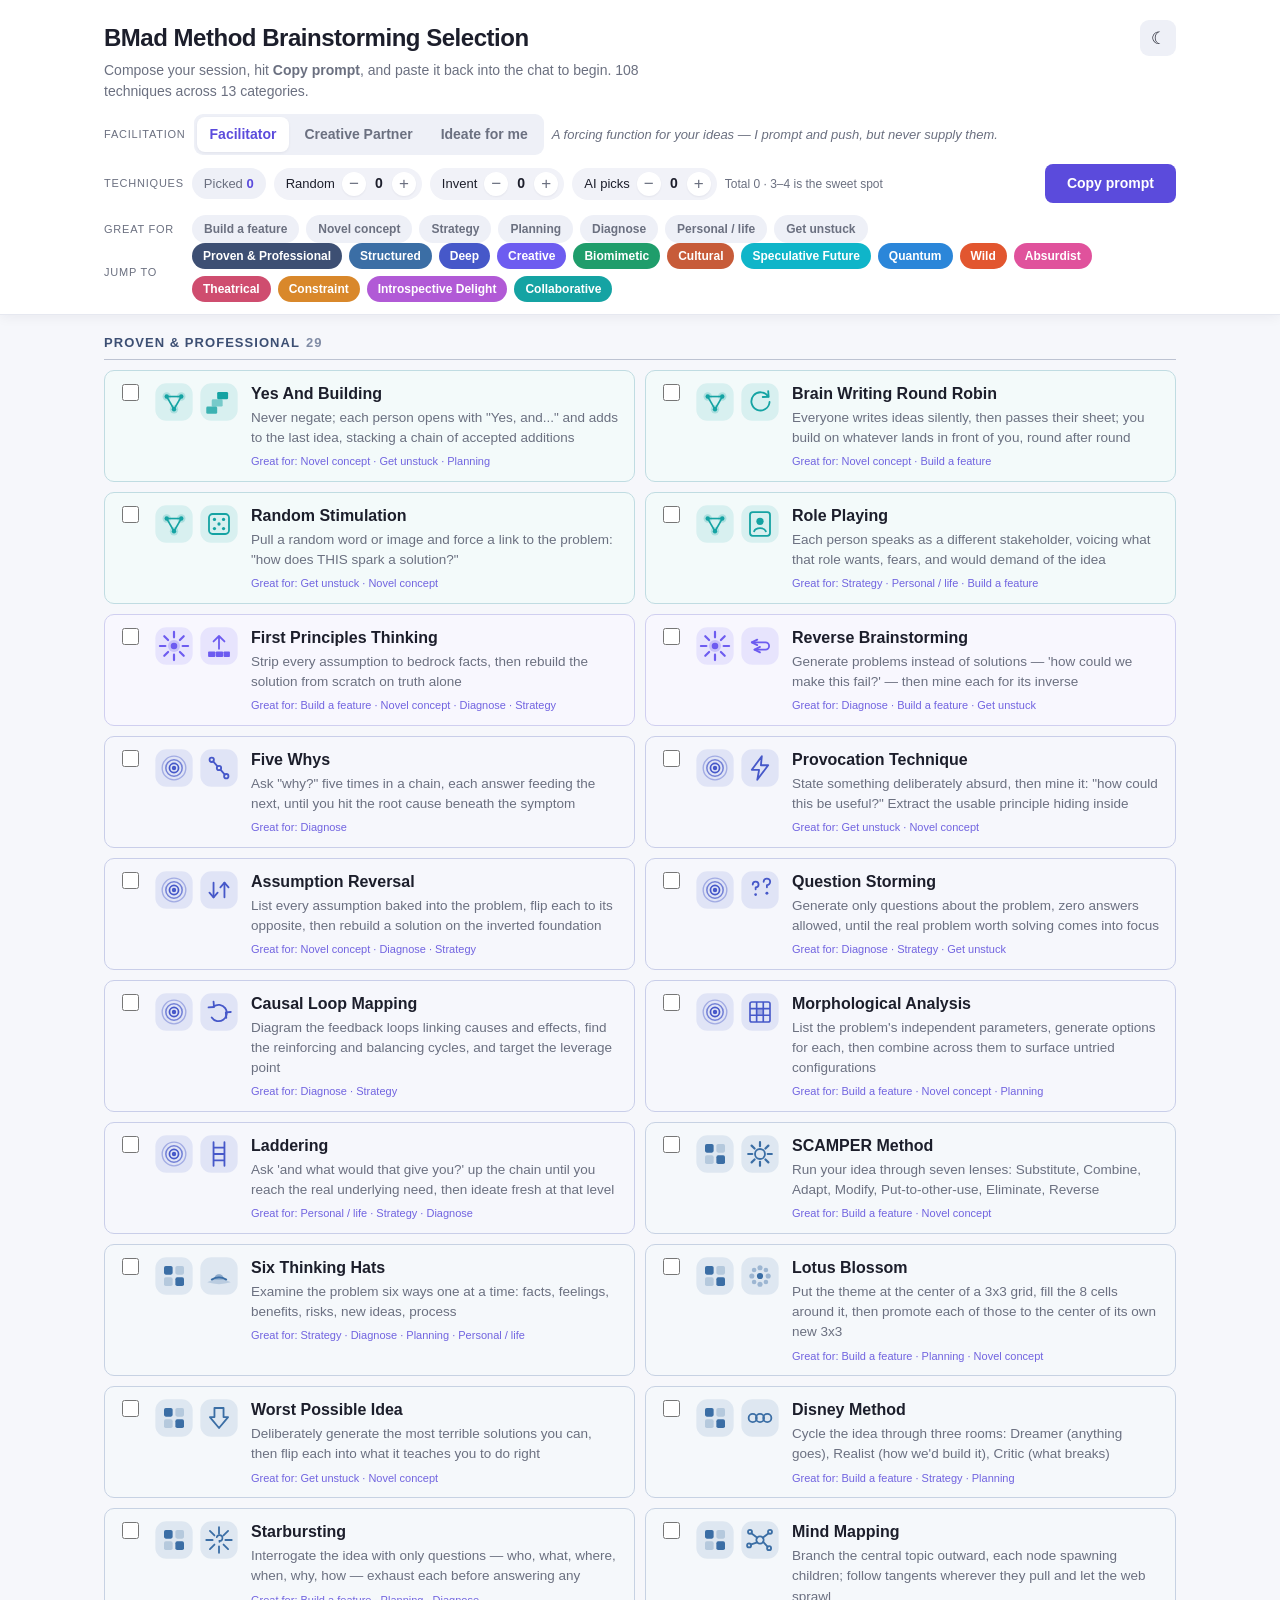
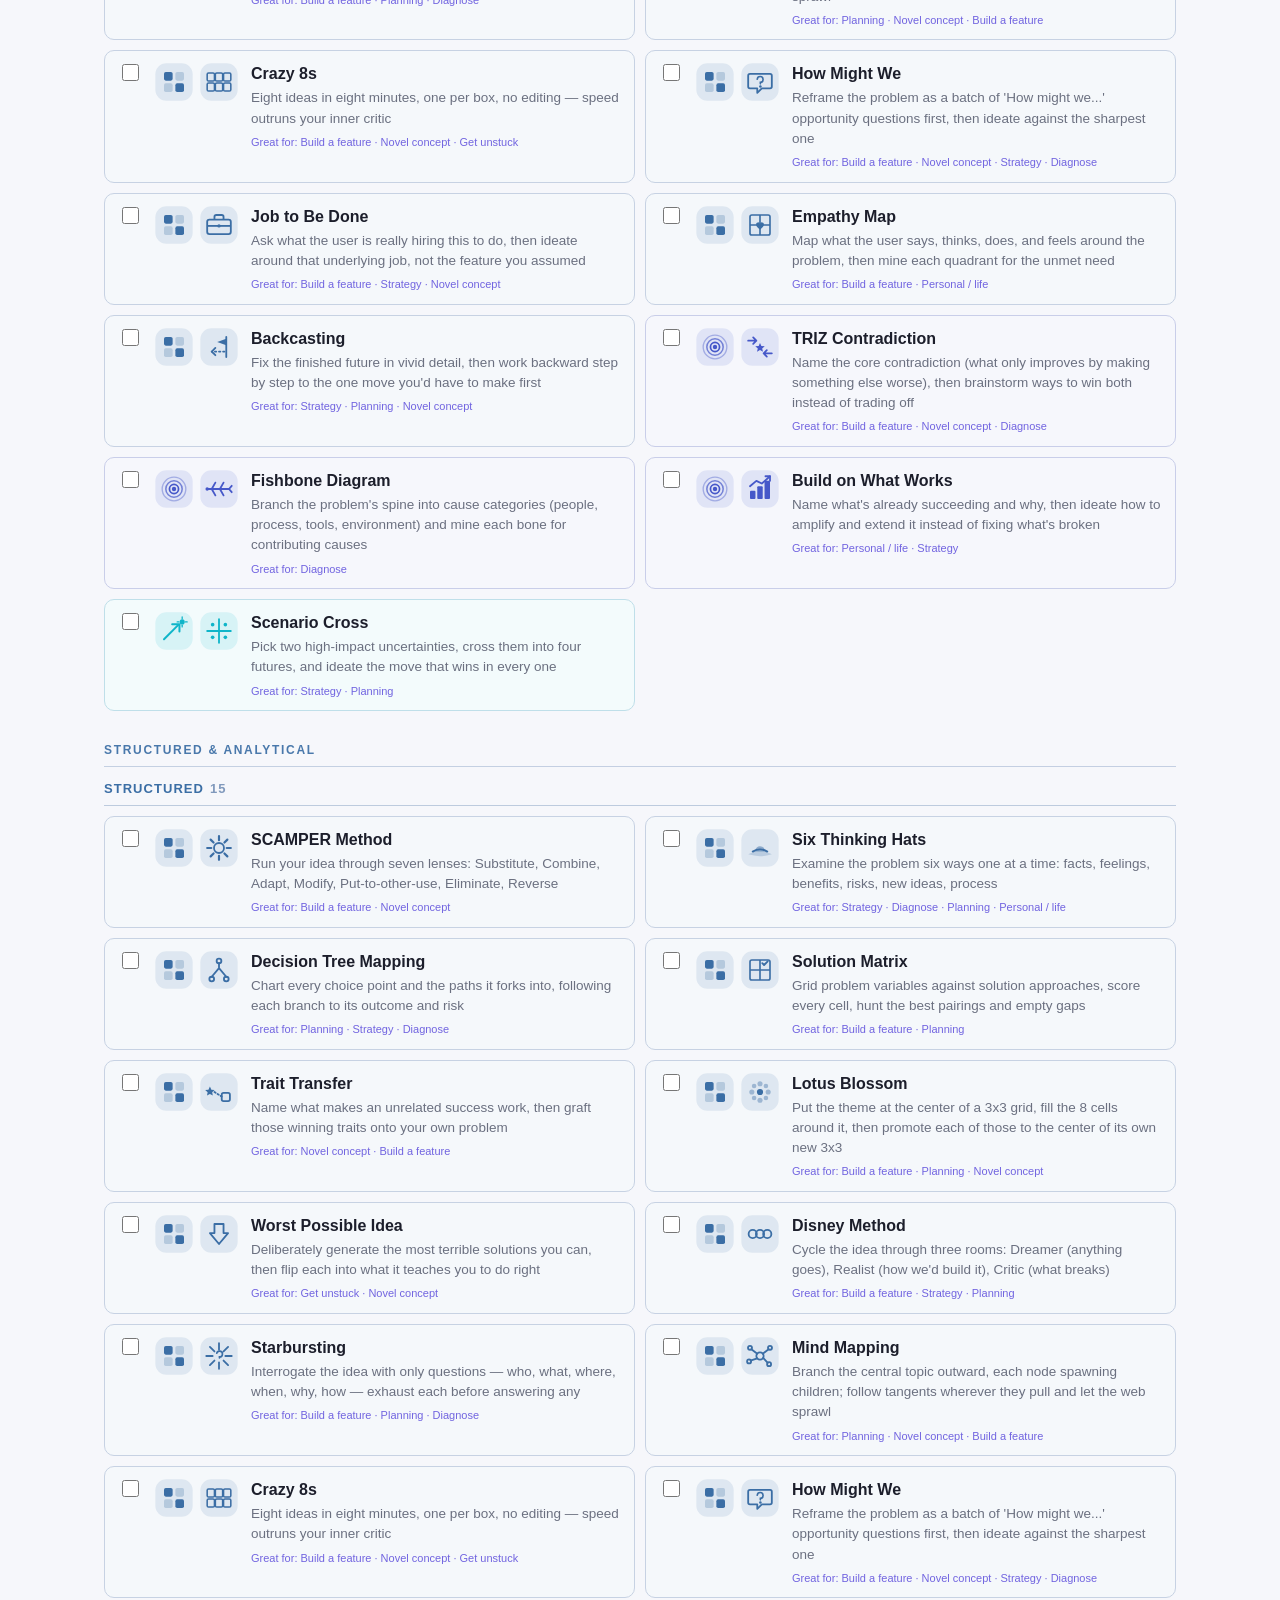
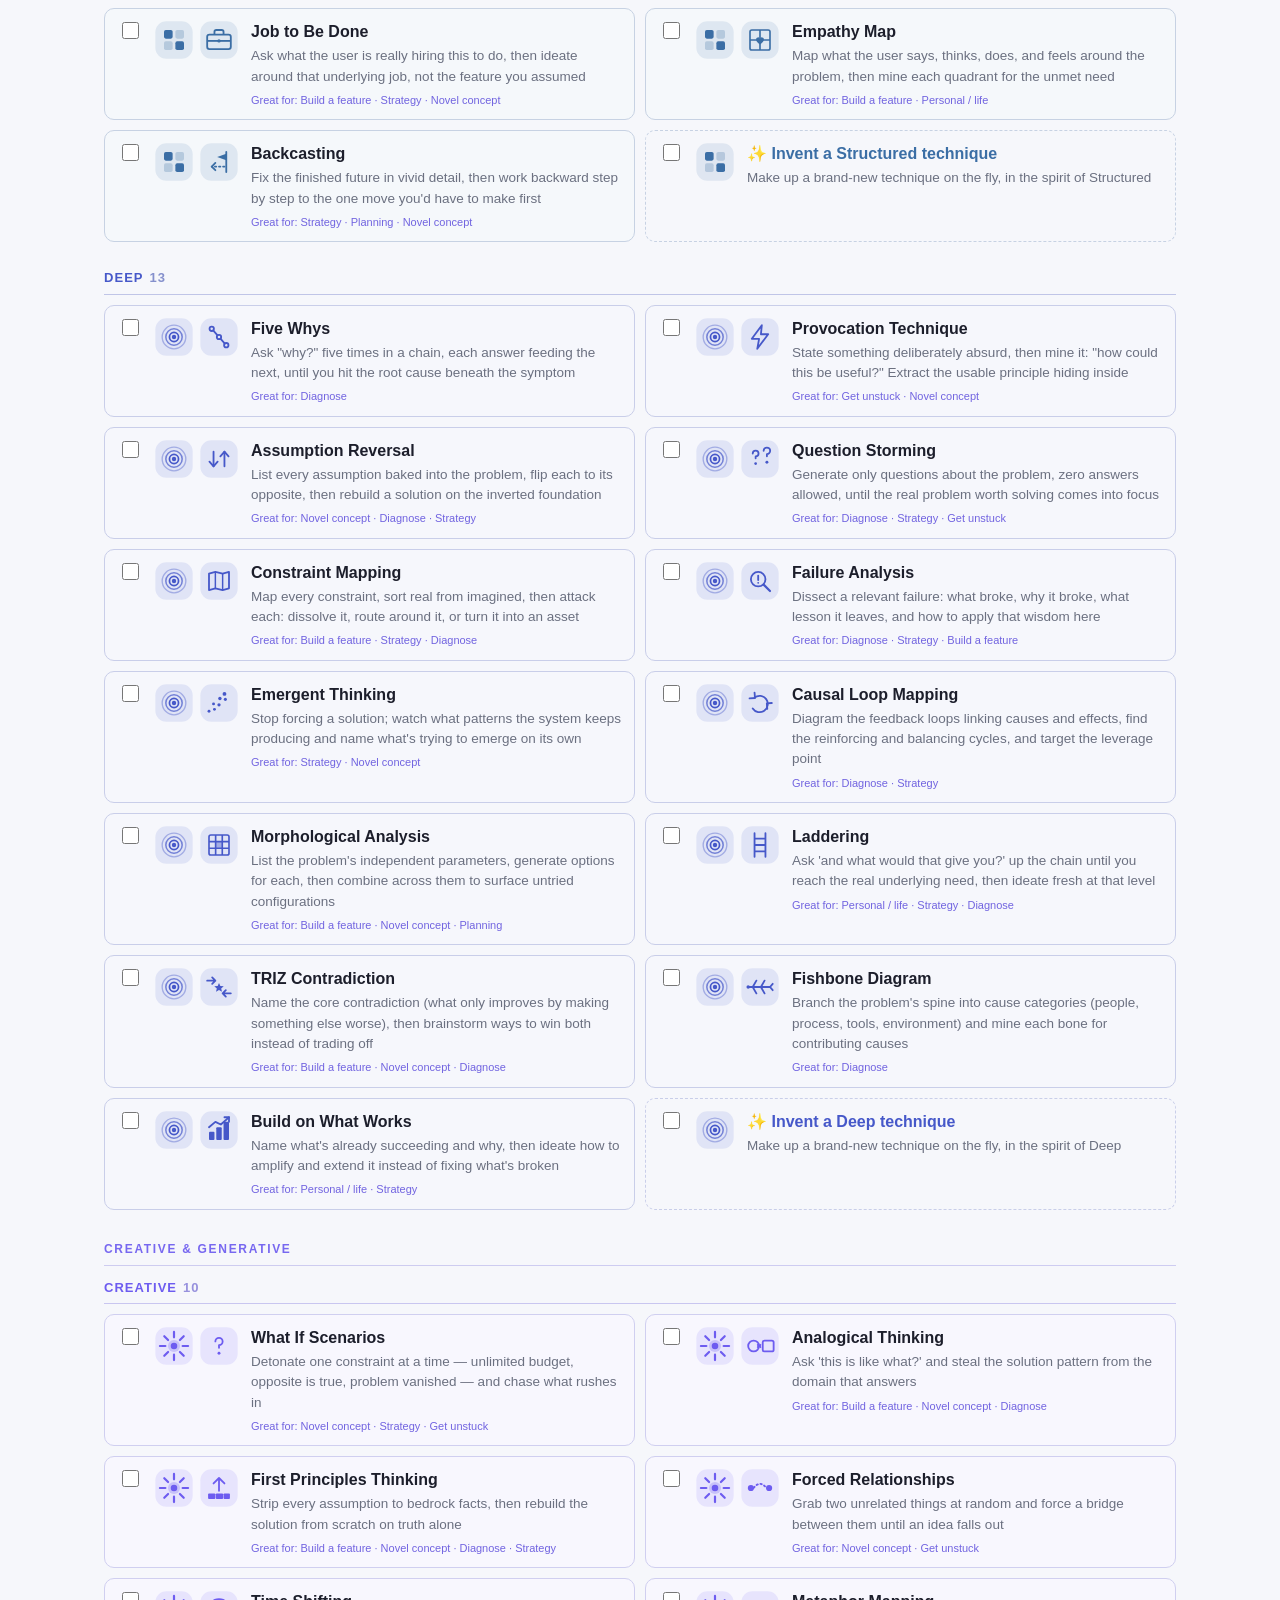
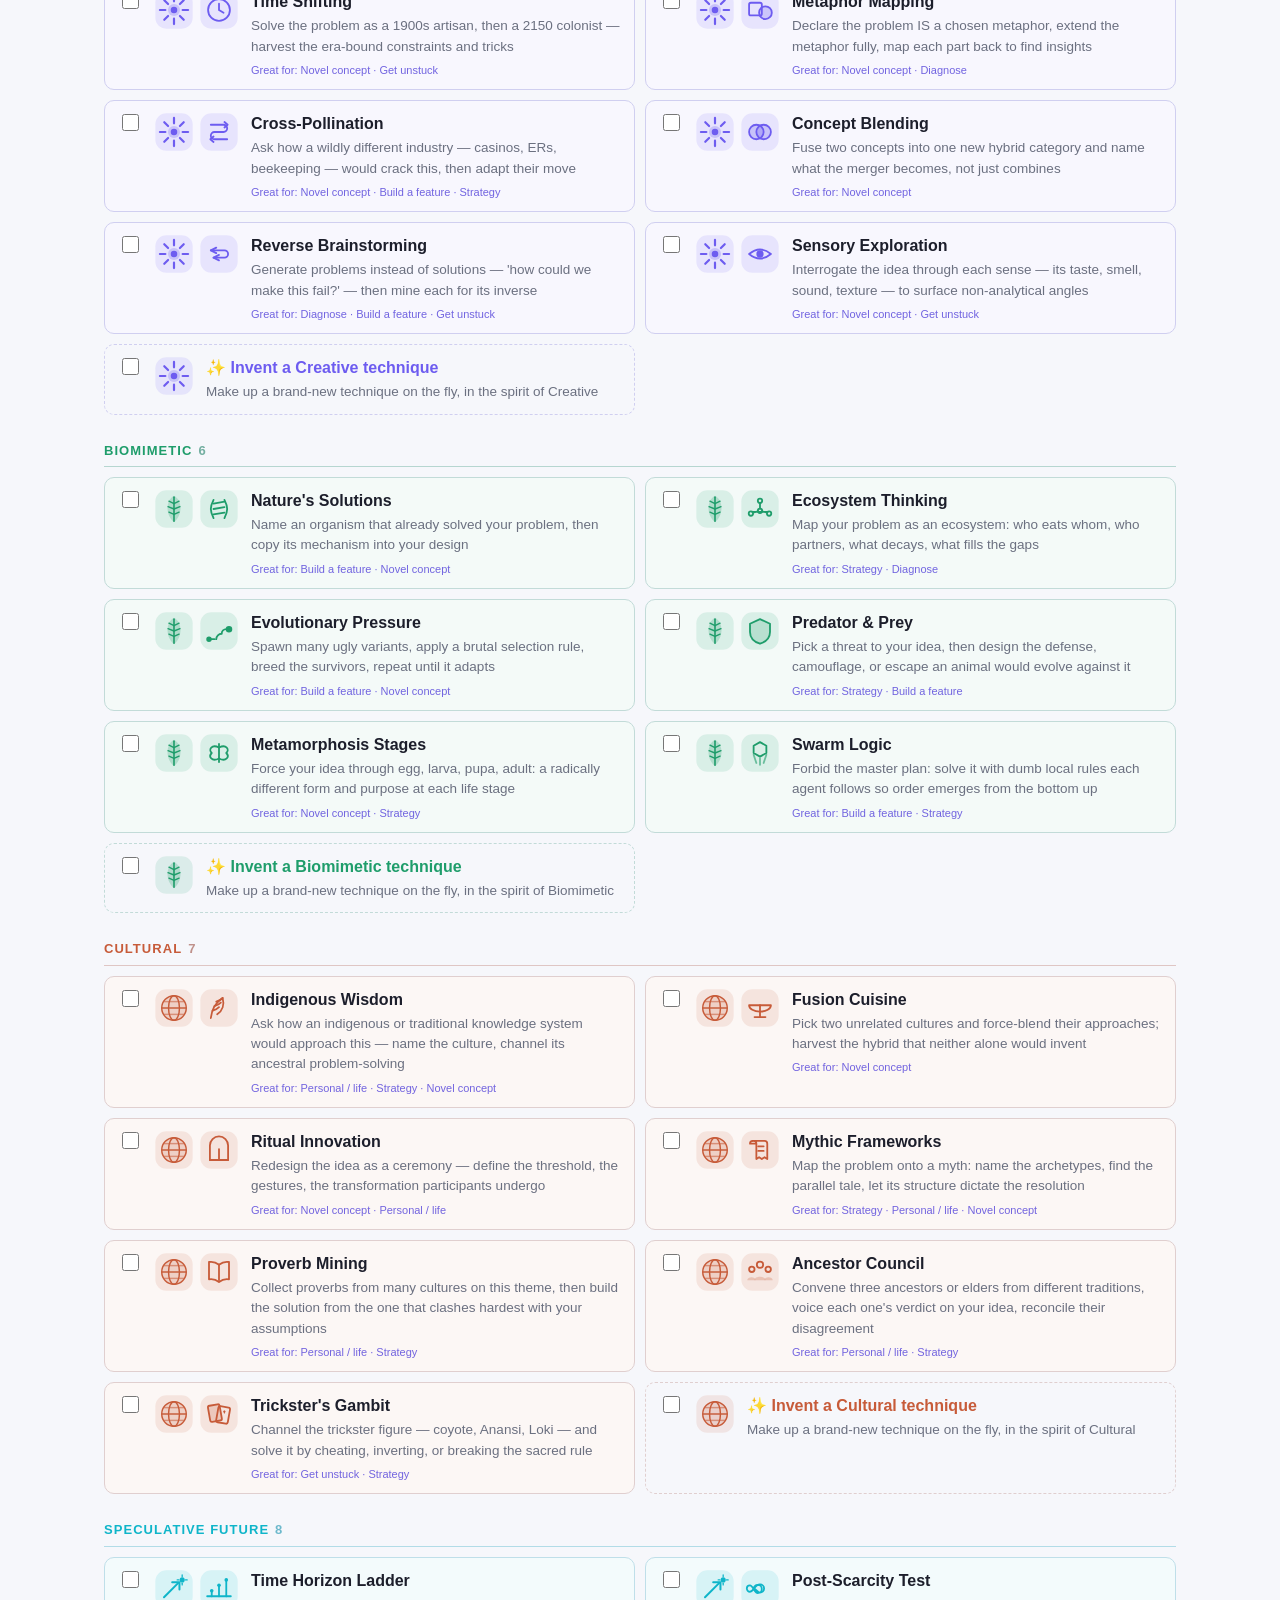
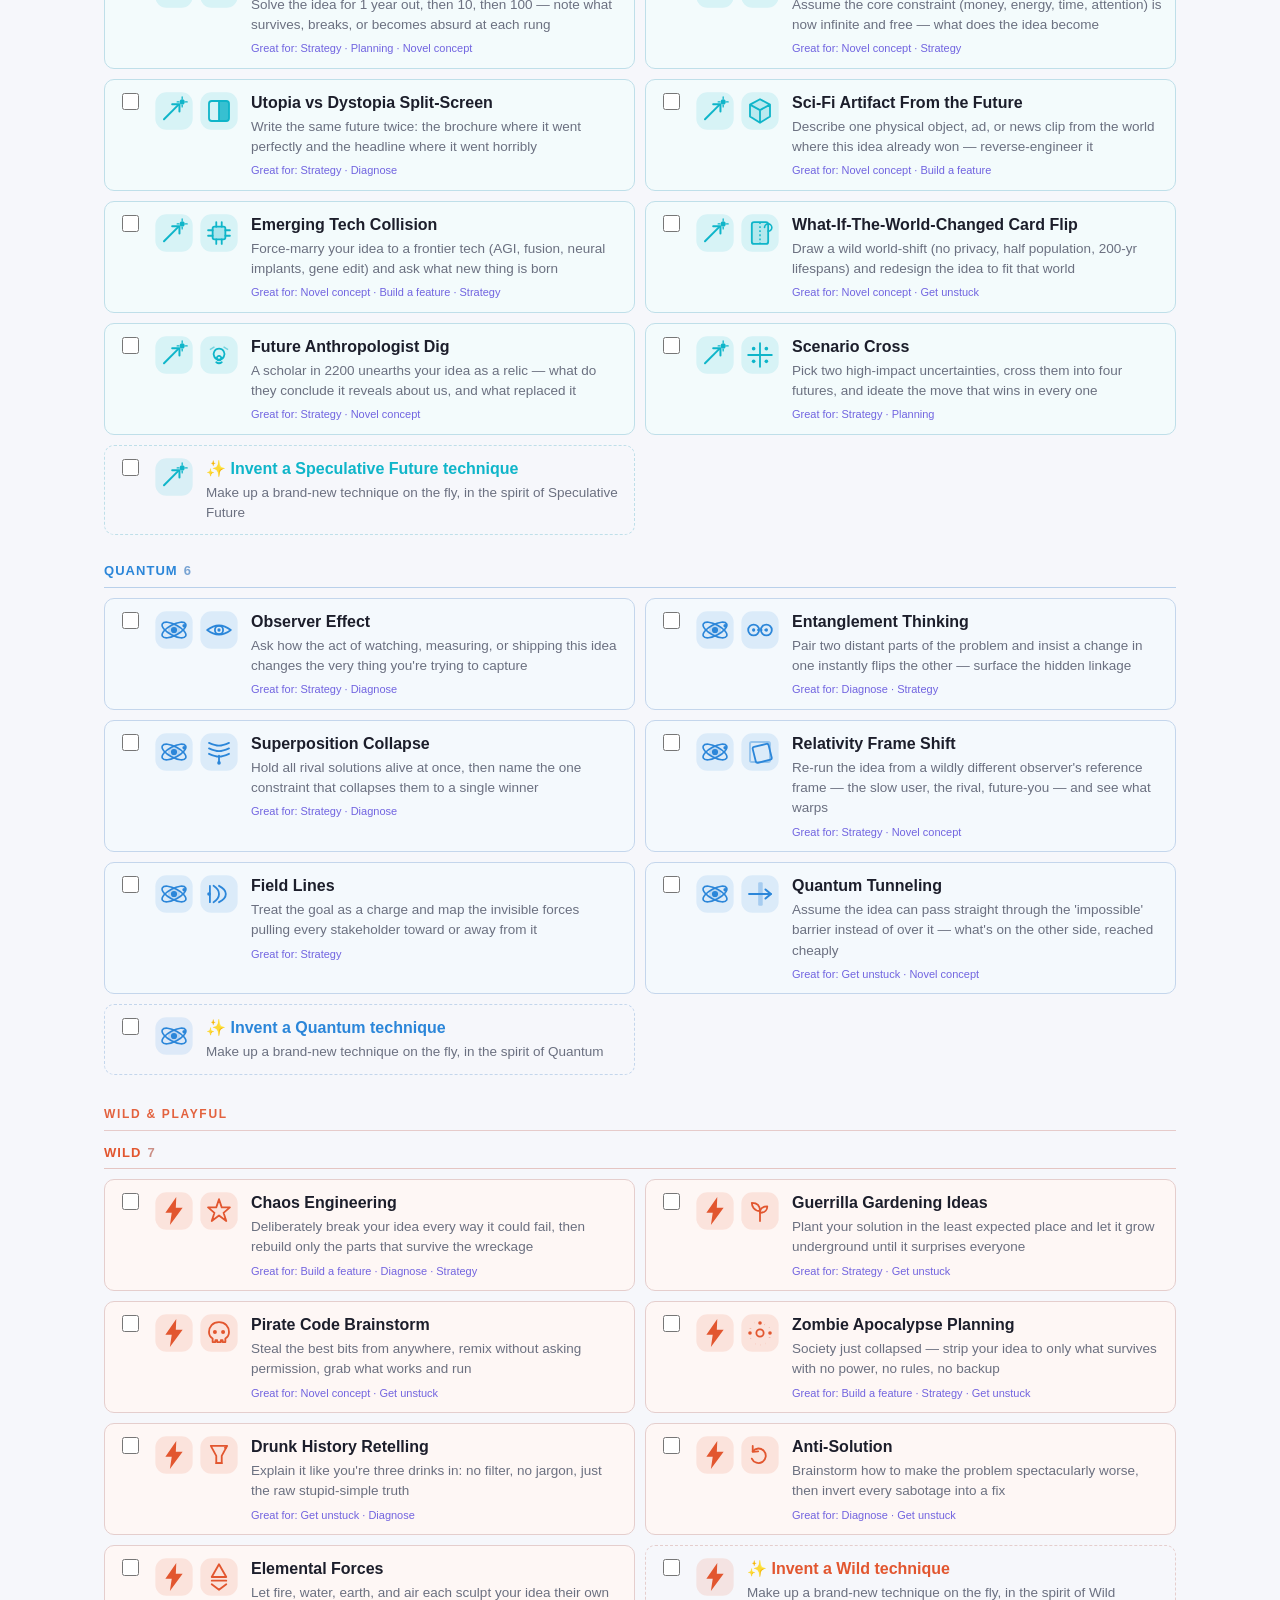
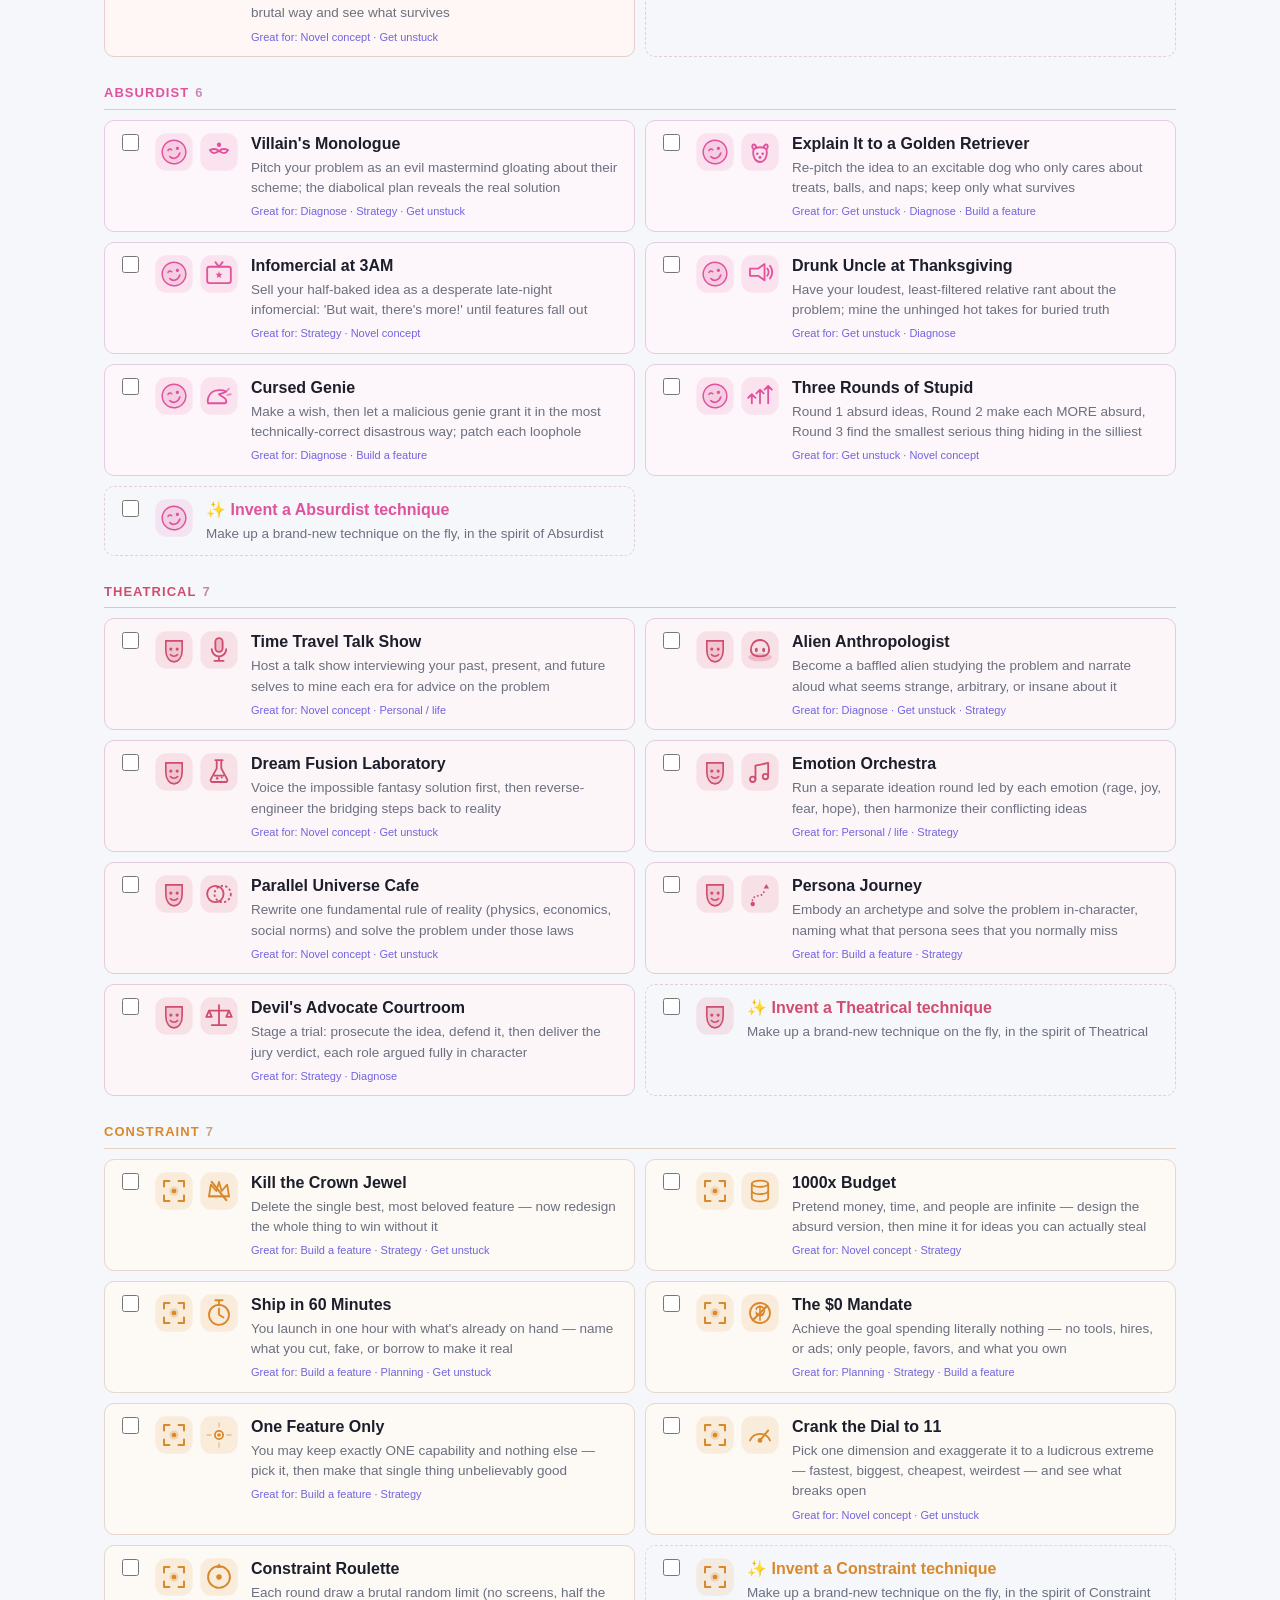
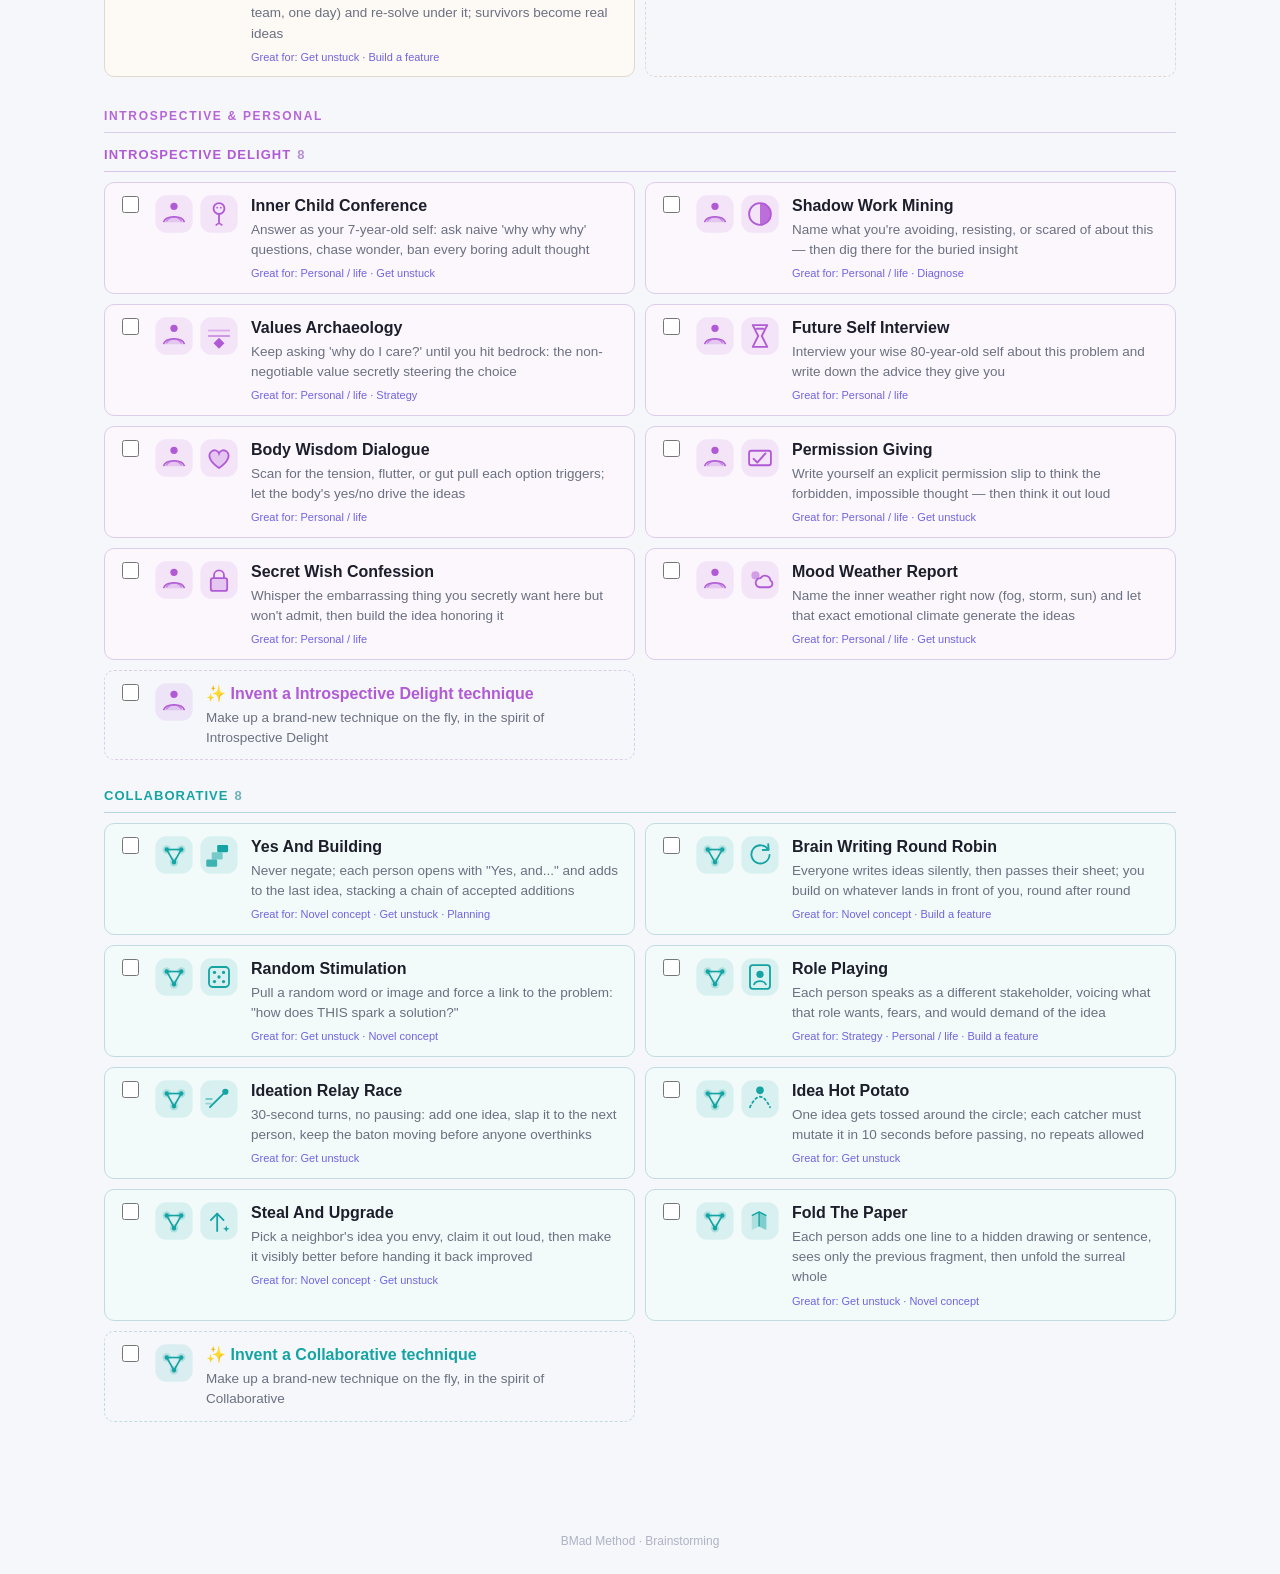
<file: .agents/skills/bmad-brainstorming/assets/brain-selector.html>
<!DOCTYPE html>
<html lang="en">
<head>
<meta charset="utf-8">
<meta name="viewport" content="width=device-width, initial-scale=1">
<title>BMad Method Brainstorming Selection</title>
<script>
/* set the theme before first paint so there's no light-mode flash */
(function(){ try {
  var t = localStorage.getItem('bmad-theme');
  if (!t) { t = (window.matchMedia && window.matchMedia('(prefers-color-scheme: dark)').matches) ? 'dark' : 'light'; }
  document.documentElement.setAttribute('data-theme', t);
} catch(e){} })();
</script>
<style>
  :root {
    --bg:#f6f7fb; --surface:#fff; --ink:#1c1e2b; --muted:#6b7080;
    --accent:#5b4bdc; --accent-ink:#5b4bdc; --warn:#c0561f;
    --line:#e6e8f0; --control:#eef0f7; --control2:#f1f2f8; --raised:#fff;
    --cnt:#b9bdce; --foot:#aeb2c4; --shadow:rgba(20,20,50,.06);
  }
  :root[data-theme="dark"] {
    --bg:#0f1117; --surface:#171a23; --ink:#e7e9f2; --muted:#9aa0b4;
    --accent:#6d5cf0; --accent-ink:#a99bff; --warn:#e08a4a;
    --line:#2a2f3e; --control:#222634; --control2:#1d212d; --raised:#2c3242;
    --cnt:#5a6076; --foot:#5a6076; --shadow:rgba(0,0,0,.45);
  }
  /* lift the category hue toward white on dark surfaces so deep hues stay legible */
  :root[data-theme="dark"] section > h2 { color:color-mix(in srgb, var(--c) 62%, #fff); }
  :root[data-theme="dark"] .tech .ico { color:color-mix(in srgb, var(--c) 68%, #fff); }
  :root[data-theme="dark"] label.tech:has(input:checked) { border-color:color-mix(in srgb, var(--c) 60%, #fff); }
  .titlerow { display:flex; align-items:flex-start; justify-content:space-between; gap:12px; }
  .themebtn { flex:none; width:36px; height:36px; border-radius:9px; background:var(--control); color:var(--ink); font-size:17px; line-height:1; display:inline-flex; align-items:center; justify-content:center; }
  .themebtn:hover { background:var(--raised); }
  * { box-sizing:border-box; }
  body { margin:0; font:16px/1.5 -apple-system,BlinkMacSystemFont,"Segoe UI",Roboto,Helvetica,Arial,sans-serif; background:var(--bg); color:var(--ink); }
  header { position:sticky; top:0; z-index:5; background:var(--surface); padding:20px 0 12px; border-bottom:1px solid var(--line); box-shadow:0 2px 12px var(--shadow); }
  .hwrap { max-width:1120px; margin:0 auto; padding:0 24px; }  /* align header content with the card column on wide screens */
  h1 { margin:0 0 4px; font-size:24px; letter-spacing:-.02em; }
  .sub { margin:0 0 12px; color:var(--muted); font-size:14px; max-width:74ch; }
  button { font:inherit; border:0; border-radius:8px; cursor:pointer; }
  .composer { display:flex; flex-direction:column; gap:9px; margin:6px 0 12px; }
  .grp { display:flex; gap:8px; align-items:center; flex-wrap:wrap; }
  .glabel { font-size:11px; text-transform:uppercase; letter-spacing:.07em; color:var(--muted); min-width:74px; }
  .modes { display:inline-flex; background:var(--control); border-radius:9px; padding:3px; gap:2px; }
  .mode { padding:7px 13px; font-size:14px; font-weight:600; color:var(--muted); background:transparent; }
  .mode.on { background:var(--raised); color:var(--accent-ink); box-shadow:0 1px 3px var(--shadow); }
  .modehint { flex:1 1 240px; min-width:0; font-size:13px; color:var(--muted); font-style:italic; }
  .pill { font-size:13px; color:var(--muted); background:var(--control); padding:6px 12px; border-radius:20px; }
  .pill b { color:var(--accent-ink); }
  .step { display:inline-flex; align-items:center; gap:7px; font-size:13px; color:var(--ink); background:var(--control2); padding:4px 6px 4px 12px; border-radius:20px; }
  .step b { min-width:12px; text-align:center; font-size:14px; color:var(--ink); }
  .step button { width:24px; height:24px; border-radius:50%; background:var(--raised); color:var(--muted); font-size:17px; line-height:22px; text-align:center; box-shadow:0 1px 2px var(--shadow); }
  .step button:hover { color:var(--accent-ink); }
  .total { font-size:12px; color:var(--muted); }
  .total.warn { color:var(--warn); font-weight:600; }
  .bar { display:flex; gap:10px 14px; align-items:center; flex-wrap:wrap; }
  #copy { margin-left:auto; padding:9px 22px; background:var(--accent); color:#fff; font-size:14px; font-weight:700; }
  #copy:hover { filter:brightness(1.07); }
  .chips { flex:1 1 320px; min-width:0; display:flex; gap:7px; flex-wrap:wrap; align-items:center; }
  .chip { font-size:12px; padding:4px 11px; border-radius:16px; border:0; color:#fff; background:var(--cc); font-weight:600; cursor:pointer; }
  .chip:hover { filter:brightness(1.08); }
  .banner { max-height:0; overflow:hidden; transition:max-height .25s ease, padding .22s ease, margin .22s ease; background:linear-gradient(90deg,var(--accent),#8275f2); color:#fff; border-radius:10px; font-weight:700; text-align:center; padding:0 14px; }
  .banner.show { max-height:64px; padding:13px 14px; margin-top:10px; }
  .banner.fail { background:linear-gradient(90deg,var(--warn),#e0894a); }
  main { padding:18px 24px 60px; max-width:1120px; margin:0 auto; }
  section { margin:0 0 26px; }
  section > h2 { font-size:13px; text-transform:uppercase; letter-spacing:.08em; color:var(--c); margin:0 0 10px; border-bottom:1px solid color-mix(in srgb, var(--c) 24%, var(--line)); padding-bottom:6px; }
  section > h2 .cnt { color:color-mix(in srgb, var(--c) 45%, var(--cnt)); margin-left:6px; }
  .grid { display:grid; grid-template-columns:repeat(auto-fill,minmax(360px,1fr)); gap:10px; }
  label.tech { display:flex; gap:12px; align-items:flex-start; background:color-mix(in srgb, var(--c) 5%, var(--surface)); border:1px solid color-mix(in srgb, var(--c) 18%, var(--line)); border-radius:10px; padding:11px 13px; cursor:pointer; transition:border-color .12s, box-shadow .12s, background .12s; }
  label.tech:hover { border-color:color-mix(in srgb, var(--c) 45%, var(--surface)); }
  label.tech input { margin-top:2px; width:17px; height:17px; accent-color:var(--c); flex:none; }
  label.tech:has(input:checked) { border-color:var(--c); background:color-mix(in srgb, var(--c) 12%, var(--surface)); box-shadow:0 0 0 2px color-mix(in srgb, var(--c) 30%, transparent); }
  .tech .ic2 { display:flex; gap:5px; flex:none; }
  .tech .ico { width:40px; height:40px; flex:none; color:var(--c); }
  .tech .n { font-weight:600; display:block; }
  .tech .d { color:var(--muted); font-size:13.5px; display:block; margin-top:2px; }
  .tech .gf { color:var(--accent-ink); font-size:11px; display:block; margin-top:5px; opacity:.85; }
  .grouphdr { margin:30px 0 12px; font-size:12px; text-transform:uppercase; letter-spacing:.14em; font-weight:700; color:var(--c); opacity:.92; border-bottom:1px solid color-mix(in srgb, var(--c) 22%, var(--line)); padding-bottom:7px; }
  main > .grouphdr:first-child { margin-top:2px; }
  :root[data-theme="dark"] .grouphdr { color:color-mix(in srgb, var(--c) 62%, #fff); }
  .goals { display:flex; gap:7px; flex-wrap:wrap; }
  .goal { font-size:12px; padding:5px 12px; border-radius:16px; background:var(--control); color:var(--muted); font-weight:600; }
  .goal:hover { color:var(--ink); }
  .goal.on { background:var(--accent); color:#fff; }
  label.tech.invent { border-style:dashed; background:transparent; }
  label.tech.invent:hover { border-color:var(--c); }
  label.tech.invent .n { color:var(--c); }
  label.tech.hidden { display:none; }
  footer { text-align:center; color:var(--foot); font-size:12px; padding:24px; }
</style>
</head>
<body>
<header>
  <div class="hwrap">
  <div class="titlerow">
    <h1>BMad Method Brainstorming Selection</h1>
    <button id="theme" class="themebtn" type="button" aria-label="Toggle dark mode" title="Toggle dark mode"></button>
  </div>
  <p class="sub">Compose your session, hit <strong>Copy prompt</strong>, and paste it back into the chat to begin. 108 techniques across 13 categories.</p>

  <div class="composer">
    <div class="grp">
      <span class="glabel">Facilitation</span>
      <div class="modes" id="modes">
        <button type="button" class="mode on" data-mode="Facilitator">Facilitator</button>
        <button type="button" class="mode" data-mode="Creative Partner">Creative Partner</button>
        <button type="button" class="mode" data-mode="Ideate for me">Ideate for me</button>
      </div>
      <span class="modehint" id="modehint"></span>
    </div>
    <div class="grp">
      <span class="glabel">Techniques</span>
      <span class="pill">Picked <b id="pickN">0</b></span>
      <span class="step">Random <button type="button" data-step="rand" data-d="-1">&minus;</button><b id="randN">0</b><button type="button" data-step="rand" data-d="1">+</button></span>
      <span class="step">Invent <button type="button" data-step="inv" data-d="-1">&minus;</button><b id="invN">0</b><button type="button" data-step="inv" data-d="1">+</button></span>
      <span class="step">AI picks <button type="button" data-step="ai" data-d="-1">&minus;</button><b id="aiN">0</b><button type="button" data-step="ai" data-d="1">+</button></span>
      <span class="total" id="total">Total 0 &middot; 3&ndash;4 is the sweet spot</span>
      <button id="copy" type="button">Copy prompt</button>
    </div>
  </div>

  <div class="bar"><span class="glabel">Great for</span><div class="goals" id="goals"><button type="button" class="goal" data-goal="feature">Build a feature</button><button type="button" class="goal" data-goal="novel">Novel concept</button><button type="button" class="goal" data-goal="strategy">Strategy</button><button type="button" class="goal" data-goal="planning">Planning</button><button type="button" class="goal" data-goal="diagnosis">Diagnose</button><button type="button" class="goal" data-goal="personal">Personal / life</button><button type="button" class="goal" data-goal="unstuck">Get unstuck</button></div></div>
  <div class="bar">
    <span class="glabel">Jump to</span>
    <div class="chips" id="chips"><button type="button" class="chip" data-cat="Proven &amp; Professional" style="--cc:#3d4f73">Proven &amp; Professional</button><button type="button" class="chip" data-cat="Structured" style="--cc:#3b6ea5">Structured</button><button type="button" class="chip" data-cat="Deep" style="--cc:#4658c9">Deep</button><button type="button" class="chip" data-cat="Creative" style="--cc:#6d5cf0">Creative</button><button type="button" class="chip" data-cat="Biomimetic" style="--cc:#1f9d6b">Biomimetic</button><button type="button" class="chip" data-cat="Cultural" style="--cc:#c75b39">Cultural</button><button type="button" class="chip" data-cat="Speculative Future" style="--cc:#0fb5c9">Speculative Future</button><button type="button" class="chip" data-cat="Quantum" style="--cc:#2b86d9">Quantum</button><button type="button" class="chip" data-cat="Wild" style="--cc:#e2562f">Wild</button><button type="button" class="chip" data-cat="Absurdist" style="--cc:#e0529c">Absurdist</button><button type="button" class="chip" data-cat="Theatrical" style="--cc:#cf4d6f">Theatrical</button><button type="button" class="chip" data-cat="Constraint" style="--cc:#d9882b">Constraint</button><button type="button" class="chip" data-cat="Introspective Delight" style="--cc:#b15ad6">Introspective Delight</button><button type="button" class="chip" data-cat="Collaborative" style="--cc:#15a3a3">Collaborative</button></div>
  </div>

  <div class="banner" id="banner">&#10003; Copied! Now paste it into the chat to start your session.</div>
  </div>
</header>
<main>
<section data-cat="Proven &amp; Professional" style="--c:#3d4f73"><h2>Proven &amp; Professional<span class="cnt">29</span></h2><div class="grid"><label class="tech" style="--c:#15a3a3"><input type="checkbox" data-name="Yes And Building" data-cat="Collaborative" data-desc="Never negate; each person opens with &quot;Yes, and...&quot; and adds to the last idea, stacking a chain of accepted additions" data-good="novel|unstuck|planning" data-prov="classic" data-lead="1"><span class="ic2"><svg class="ico" viewBox="0 0 44 44" xmlns="http://www.w3.org/2000/svg"><rect x="1.5" y="1.5" width="41" height="41" rx="12" fill="currentColor" fill-opacity="0.12"/><g stroke="currentColor" stroke-width="1.8"><line x1="14" y1="16" x2="30" y2="16"/><line x1="14" y1="16" x2="22" y2="30"/><line x1="30" y1="16" x2="22" y2="30"/></g><g fill="currentColor" fill-opacity="0.22"><circle cx="14" cy="16" r="4.6"/><circle cx="30" cy="16" r="4.6"/><circle cx="22" cy="30" r="4.6"/></g><g fill="currentColor"><circle cx="14" cy="16" r="2.4"/><circle cx="30" cy="16" r="2.4"/><circle cx="22" cy="30" r="2.4"/></g></svg><svg class="ico" viewBox="0 0 44 44" xmlns="http://www.w3.org/2000/svg"><rect x="1.5" y="1.5" width="41" height="41" rx="12" fill="currentColor" fill-opacity="0.12"/><g fill="currentColor"><rect x="8" y="27" width="12" height="8" rx="1.5" fill-opacity=".8"/><rect x="14" y="19" width="12" height="8" rx="1.5" fill-opacity=".5"/><rect x="20" y="11" width="12" height="8" rx="1.5"/></g></svg></span><span><span class="n">Yes And Building</span><span class="d">Never negate; each person opens with &quot;Yes, and...&quot; and adds to the last idea, stacking a chain of accepted additions</span><span class="gf">Great for: Novel concept · Get unstuck · Planning</span></span></label><label class="tech" style="--c:#15a3a3"><input type="checkbox" data-name="Brain Writing Round Robin" data-cat="Collaborative" data-desc="Everyone writes ideas silently, then passes their sheet; you build on whatever lands in front of you, round after round" data-good="novel|feature" data-prov="classic" data-lead="1"><span class="ic2"><svg class="ico" viewBox="0 0 44 44" xmlns="http://www.w3.org/2000/svg"><rect x="1.5" y="1.5" width="41" height="41" rx="12" fill="currentColor" fill-opacity="0.12"/><g stroke="currentColor" stroke-width="1.8"><line x1="14" y1="16" x2="30" y2="16"/><line x1="14" y1="16" x2="22" y2="30"/><line x1="30" y1="16" x2="22" y2="30"/></g><g fill="currentColor" fill-opacity="0.22"><circle cx="14" cy="16" r="4.6"/><circle cx="30" cy="16" r="4.6"/><circle cx="22" cy="30" r="4.6"/></g><g fill="currentColor"><circle cx="14" cy="16" r="2.4"/><circle cx="30" cy="16" r="2.4"/><circle cx="22" cy="30" r="2.4"/></g></svg><svg class="ico" viewBox="0 0 44 44" xmlns="http://www.w3.org/2000/svg"><rect x="1.5" y="1.5" width="41" height="41" rx="12" fill="currentColor" fill-opacity="0.12"/><g fill="none" stroke="currentColor" stroke-width="2" stroke-linecap="round" stroke-linejoin="round"><path d="M31 16 A10 10 0 1 0 32.5 22"/><path d="M31 10 L31.5 16.3 L25 16.5"/></g></svg></span><span><span class="n">Brain Writing Round Robin</span><span class="d">Everyone writes ideas silently, then passes their sheet; you build on whatever lands in front of you, round after round</span><span class="gf">Great for: Novel concept · Build a feature</span></span></label><label class="tech" style="--c:#15a3a3"><input type="checkbox" data-name="Random Stimulation" data-cat="Collaborative" data-desc="Pull a random word or image and force a link to the problem: &quot;how does THIS spark a solution?&quot;" data-good="unstuck|novel" data-prov="classic" data-lead="1"><span class="ic2"><svg class="ico" viewBox="0 0 44 44" xmlns="http://www.w3.org/2000/svg"><rect x="1.5" y="1.5" width="41" height="41" rx="12" fill="currentColor" fill-opacity="0.12"/><g stroke="currentColor" stroke-width="1.8"><line x1="14" y1="16" x2="30" y2="16"/><line x1="14" y1="16" x2="22" y2="30"/><line x1="30" y1="16" x2="22" y2="30"/></g><g fill="currentColor" fill-opacity="0.22"><circle cx="14" cy="16" r="4.6"/><circle cx="30" cy="16" r="4.6"/><circle cx="22" cy="30" r="4.6"/></g><g fill="currentColor"><circle cx="14" cy="16" r="2.4"/><circle cx="30" cy="16" r="2.4"/><circle cx="22" cy="30" r="2.4"/></g></svg><svg class="ico" viewBox="0 0 44 44" xmlns="http://www.w3.org/2000/svg"><rect x="1.5" y="1.5" width="41" height="41" rx="12" fill="currentColor" fill-opacity="0.12"/><rect x="11" y="11" width="22" height="22" rx="4" fill="none" stroke="currentColor" stroke-width="2"/><g fill="currentColor"><circle cx="17" cy="17" r="1.8"/><circle cx="27" cy="17" r="1.8"/><circle cx="22" cy="22" r="1.8"/><circle cx="17" cy="27" r="1.8"/><circle cx="27" cy="27" r="1.8"/></g></svg></span><span><span class="n">Random Stimulation</span><span class="d">Pull a random word or image and force a link to the problem: &quot;how does THIS spark a solution?&quot;</span><span class="gf">Great for: Get unstuck · Novel concept</span></span></label><label class="tech" style="--c:#15a3a3"><input type="checkbox" data-name="Role Playing" data-cat="Collaborative" data-desc="Each person speaks as a different stakeholder, voicing what that role wants, fears, and would demand of the idea" data-good="strategy|personal|feature" data-prov="classic" data-lead="1"><span class="ic2"><svg class="ico" viewBox="0 0 44 44" xmlns="http://www.w3.org/2000/svg"><rect x="1.5" y="1.5" width="41" height="41" rx="12" fill="currentColor" fill-opacity="0.12"/><g stroke="currentColor" stroke-width="1.8"><line x1="14" y1="16" x2="30" y2="16"/><line x1="14" y1="16" x2="22" y2="30"/><line x1="30" y1="16" x2="22" y2="30"/></g><g fill="currentColor" fill-opacity="0.22"><circle cx="14" cy="16" r="4.6"/><circle cx="30" cy="16" r="4.6"/><circle cx="22" cy="30" r="4.6"/></g><g fill="currentColor"><circle cx="14" cy="16" r="2.4"/><circle cx="30" cy="16" r="2.4"/><circle cx="22" cy="30" r="2.4"/></g></svg><svg class="ico" viewBox="0 0 44 44" xmlns="http://www.w3.org/2000/svg"><rect x="1.5" y="1.5" width="41" height="41" rx="12" fill="currentColor" fill-opacity="0.12"/><rect x="11" y="9" width="22" height="26" rx="3" fill="none" stroke="currentColor" stroke-width="2"/><circle cx="22" cy="19" r="4" fill="currentColor"/><path d="M15.5 30 c2 -4.5 11 -4.5 13 0" fill="none" stroke="currentColor" stroke-width="2" stroke-linecap="round"/></svg></span><span><span class="n">Role Playing</span><span class="d">Each person speaks as a different stakeholder, voicing what that role wants, fears, and would demand of the idea</span><span class="gf">Great for: Strategy · Personal / life · Build a feature</span></span></label><label class="tech" style="--c:#6d5cf0"><input type="checkbox" data-name="First Principles Thinking" data-cat="Creative" data-desc="Strip every assumption to bedrock facts, then rebuild the solution from scratch on truth alone" data-good="feature|novel|diagnosis|strategy" data-prov="classic" data-lead="1"><span class="ic2"><svg class="ico" viewBox="0 0 44 44" xmlns="http://www.w3.org/2000/svg"><rect x="1.5" y="1.5" width="41" height="41" rx="12" fill="currentColor" fill-opacity="0.12"/><g stroke="currentColor" stroke-width="2.4" stroke-linecap="round"><line x1="22" y1="6.5" x2="22" y2="12.5"/><line x1="22" y1="31.5" x2="22" y2="37.5"/><line x1="6.5" y1="22" x2="12.5" y2="22"/><line x1="31.5" y1="22" x2="37.5" y2="22"/><line x1="11.3" y1="11.3" x2="15.5" y2="15.5"/><line x1="28.5" y1="28.5" x2="32.7" y2="32.7"/><line x1="32.7" y1="11.3" x2="28.5" y2="15.5"/><line x1="15.5" y1="28.5" x2="11.3" y2="32.7"/></g><circle cx="22" cy="22" r="6.6" fill="currentColor" fill-opacity="0.25"/><circle cx="22" cy="22" r="3.6" fill="currentColor"/></svg><svg class="ico" viewBox="0 0 44 44" xmlns="http://www.w3.org/2000/svg"><rect x="1.5" y="1.5" width="41" height="41" rx="12" fill="currentColor" fill-opacity="0.12"/><g fill="currentColor"><rect x="10" y="28" width="8" height="6" rx="1"/><rect x="18.5" y="28" width="8" height="6" rx="1"/><rect x="27" y="28" width="7" height="6" rx="1"/></g><path d="M22 25 L22 11 M16 17 L22 11 L28 17" fill="none" stroke="currentColor" stroke-width="2" stroke-linecap="round" stroke-linejoin="round"/></svg></span><span><span class="n">First Principles Thinking</span><span class="d">Strip every assumption to bedrock facts, then rebuild the solution from scratch on truth alone</span><span class="gf">Great for: Build a feature · Novel concept · Diagnose · Strategy</span></span></label><label class="tech" style="--c:#6d5cf0"><input type="checkbox" data-name="Reverse Brainstorming" data-cat="Creative" data-desc="Generate problems instead of solutions — &#x27;how could we make this fail?&#x27; — then mine each for its inverse" data-good="diagnosis|feature|unstuck" data-prov="classic" data-lead="1"><span class="ic2"><svg class="ico" viewBox="0 0 44 44" xmlns="http://www.w3.org/2000/svg"><rect x="1.5" y="1.5" width="41" height="41" rx="12" fill="currentColor" fill-opacity="0.12"/><g stroke="currentColor" stroke-width="2.4" stroke-linecap="round"><line x1="22" y1="6.5" x2="22" y2="12.5"/><line x1="22" y1="31.5" x2="22" y2="37.5"/><line x1="6.5" y1="22" x2="12.5" y2="22"/><line x1="31.5" y1="22" x2="37.5" y2="22"/><line x1="11.3" y1="11.3" x2="15.5" y2="15.5"/><line x1="28.5" y1="28.5" x2="32.7" y2="32.7"/><line x1="32.7" y1="11.3" x2="28.5" y2="15.5"/><line x1="15.5" y1="28.5" x2="11.3" y2="32.7"/></g><circle cx="22" cy="22" r="6.6" fill="currentColor" fill-opacity="0.25"/><circle cx="22" cy="22" r="3.6" fill="currentColor"/></svg><svg class="ico" viewBox="0 0 44 44" xmlns="http://www.w3.org/2000/svg"><rect x="1.5" y="1.5" width="41" height="41" rx="12" fill="currentColor" fill-opacity="0.12"/><g fill="none" stroke="currentColor" stroke-width="2" stroke-linecap="round" stroke-linejoin="round"><path d="M13 18 H28 a4 4 0 0 1 0 8 H16"/><path d="M19 15 L13 18 L19 21 M22 23 L16 26 L22 29"/></g></svg></span><span><span class="n">Reverse Brainstorming</span><span class="d">Generate problems instead of solutions — &#x27;how could we make this fail?&#x27; — then mine each for its inverse</span><span class="gf">Great for: Diagnose · Build a feature · Get unstuck</span></span></label><label class="tech" style="--c:#4658c9"><input type="checkbox" data-name="Five Whys" data-cat="Deep" data-desc="Ask &quot;why?&quot; five times in a chain, each answer feeding the next, until you hit the root cause beneath the symptom" data-good="diagnosis" data-prov="classic" data-lead="1"><span class="ic2"><svg class="ico" viewBox="0 0 44 44" xmlns="http://www.w3.org/2000/svg"><rect x="1.5" y="1.5" width="41" height="41" rx="12" fill="currentColor" fill-opacity="0.12"/><g fill="none" stroke="currentColor"><circle cx="22" cy="22" r="13" stroke-width="1.5" stroke-opacity="0.4"/><circle cx="22" cy="22" r="9" stroke-width="1.7" stroke-opacity="0.7"/><circle cx="22" cy="22" r="5" stroke-width="1.9"/></g><circle cx="22" cy="22" r="2.4" fill="currentColor"/></svg><svg class="ico" viewBox="0 0 44 44" xmlns="http://www.w3.org/2000/svg"><rect x="1.5" y="1.5" width="41" height="41" rx="12" fill="currentColor" fill-opacity="0.12"/><g fill="none" stroke="currentColor" stroke-width="2" stroke-linecap="round" stroke-linejoin="round"><circle cx="14" cy="13" r="2.4"/><circle cx="22" cy="22" r="2.4"/><circle cx="30" cy="31" r="2.4"/><path d="M15.6 14.8 L20.4 20.2 M23.6 23.8 L28.4 29.2"/></g></svg></span><span><span class="n">Five Whys</span><span class="d">Ask &quot;why?&quot; five times in a chain, each answer feeding the next, until you hit the root cause beneath the symptom</span><span class="gf">Great for: Diagnose</span></span></label><label class="tech" style="--c:#4658c9"><input type="checkbox" data-name="Provocation Technique" data-cat="Deep" data-desc="State something deliberately absurd, then mine it: &quot;how could this be useful?&quot; Extract the usable principle hiding inside" data-good="unstuck|novel" data-prov="classic" data-lead="1"><span class="ic2"><svg class="ico" viewBox="0 0 44 44" xmlns="http://www.w3.org/2000/svg"><rect x="1.5" y="1.5" width="41" height="41" rx="12" fill="currentColor" fill-opacity="0.12"/><g fill="none" stroke="currentColor"><circle cx="22" cy="22" r="13" stroke-width="1.5" stroke-opacity="0.4"/><circle cx="22" cy="22" r="9" stroke-width="1.7" stroke-opacity="0.7"/><circle cx="22" cy="22" r="5" stroke-width="1.9"/></g><circle cx="22" cy="22" r="2.4" fill="currentColor"/></svg><svg class="ico" viewBox="0 0 44 44" xmlns="http://www.w3.org/2000/svg"><rect x="1.5" y="1.5" width="41" height="41" rx="12" fill="currentColor" fill-opacity="0.12"/><g fill="none" stroke="currentColor" stroke-width="2" stroke-linecap="round" stroke-linejoin="round"><path d="M24 9 L13 24 H21 L19 35 L31 19 H23 Z"/></g></svg></span><span><span class="n">Provocation Technique</span><span class="d">State something deliberately absurd, then mine it: &quot;how could this be useful?&quot; Extract the usable principle hiding inside</span><span class="gf">Great for: Get unstuck · Novel concept</span></span></label><label class="tech" style="--c:#4658c9"><input type="checkbox" data-name="Assumption Reversal" data-cat="Deep" data-desc="List every assumption baked into the problem, flip each to its opposite, then rebuild a solution on the inverted foundation" data-good="novel|diagnosis|strategy" data-prov="classic" data-lead="1"><span class="ic2"><svg class="ico" viewBox="0 0 44 44" xmlns="http://www.w3.org/2000/svg"><rect x="1.5" y="1.5" width="41" height="41" rx="12" fill="currentColor" fill-opacity="0.12"/><g fill="none" stroke="currentColor"><circle cx="22" cy="22" r="13" stroke-width="1.5" stroke-opacity="0.4"/><circle cx="22" cy="22" r="9" stroke-width="1.7" stroke-opacity="0.7"/><circle cx="22" cy="22" r="5" stroke-width="1.9"/></g><circle cx="22" cy="22" r="2.4" fill="currentColor"/></svg><svg class="ico" viewBox="0 0 44 44" xmlns="http://www.w3.org/2000/svg"><rect x="1.5" y="1.5" width="41" height="41" rx="12" fill="currentColor" fill-opacity="0.12"/><g fill="none" stroke="currentColor" stroke-width="2" stroke-linecap="round" stroke-linejoin="round"><path d="M16 14 V30"/><path d="M11.5 25 L16 30 L20.5 25"/><path d="M28 30 V14"/><path d="M23.5 19 L28 14 L32.5 19"/></g></svg></span><span><span class="n">Assumption Reversal</span><span class="d">List every assumption baked into the problem, flip each to its opposite, then rebuild a solution on the inverted foundation</span><span class="gf">Great for: Novel concept · Diagnose · Strategy</span></span></label><label class="tech" style="--c:#4658c9"><input type="checkbox" data-name="Question Storming" data-cat="Deep" data-desc="Generate only questions about the problem, zero answers allowed, until the real problem worth solving comes into focus" data-good="diagnosis|strategy|unstuck" data-prov="classic" data-lead="1"><span class="ic2"><svg class="ico" viewBox="0 0 44 44" xmlns="http://www.w3.org/2000/svg"><rect x="1.5" y="1.5" width="41" height="41" rx="12" fill="currentColor" fill-opacity="0.12"/><g fill="none" stroke="currentColor"><circle cx="22" cy="22" r="13" stroke-width="1.5" stroke-opacity="0.4"/><circle cx="22" cy="22" r="9" stroke-width="1.7" stroke-opacity="0.7"/><circle cx="22" cy="22" r="5" stroke-width="1.9"/></g><circle cx="22" cy="22" r="2.4" fill="currentColor"/></svg><svg class="ico" viewBox="0 0 44 44" xmlns="http://www.w3.org/2000/svg"><rect x="1.5" y="1.5" width="41" height="41" rx="12" fill="currentColor" fill-opacity="0.12"/><g fill="none" stroke="currentColor" stroke-width="2" stroke-linecap="round" stroke-linejoin="round"><path d="M14 16 a3.2 3.2 0 1 1 3.2 3.2 v2"/><path d="M26 13 a3.6 3.6 0 1 1 3.6 3.6 v2.4"/></g><circle cx="17.2" cy="27" r="1.5" fill="currentColor"/><circle cx="29.6" cy="25.6" r="1.6" fill="currentColor"/></svg></span><span><span class="n">Question Storming</span><span class="d">Generate only questions about the problem, zero answers allowed, until the real problem worth solving comes into focus</span><span class="gf">Great for: Diagnose · Strategy · Get unstuck</span></span></label><label class="tech" style="--c:#4658c9"><input type="checkbox" data-name="Causal Loop Mapping" data-cat="Deep" data-desc="Diagram the feedback loops linking causes and effects, find the reinforcing and balancing cycles, and target the leverage point" data-good="diagnosis|strategy" data-prov="classic" data-lead="1"><span class="ic2"><svg class="ico" viewBox="0 0 44 44" xmlns="http://www.w3.org/2000/svg"><rect x="1.5" y="1.5" width="41" height="41" rx="12" fill="currentColor" fill-opacity="0.12"/><g fill="none" stroke="currentColor"><circle cx="22" cy="22" r="13" stroke-width="1.5" stroke-opacity="0.4"/><circle cx="22" cy="22" r="9" stroke-width="1.7" stroke-opacity="0.7"/><circle cx="22" cy="22" r="5" stroke-width="1.9"/></g><circle cx="22" cy="22" r="2.4" fill="currentColor"/></svg><svg class="ico" viewBox="0 0 44 44" xmlns="http://www.w3.org/2000/svg"><rect x="1.5" y="1.5" width="41" height="41" rx="12" fill="currentColor" fill-opacity="0.12"/><g fill="none" stroke="currentColor" stroke-width="2" stroke-linecap="round" stroke-linejoin="round"><path d="M16 16 a9 9 0 1 1 -2 12"/><path d="M16 10.5 L16.5 16.5 L10.5 17"/><path d="M30 28.5 L29.5 22.5 L35 22"/></g></svg></span><span><span class="n">Causal Loop Mapping</span><span class="d">Diagram the feedback loops linking causes and effects, find the reinforcing and balancing cycles, and target the leverage point</span><span class="gf">Great for: Diagnose · Strategy</span></span></label><label class="tech" style="--c:#4658c9"><input type="checkbox" data-name="Morphological Analysis" data-cat="Deep" data-desc="List the problem&#x27;s independent parameters, generate options for each, then combine across them to surface untried configurations" data-good="feature|novel|planning" data-prov="classic" data-lead="1"><span class="ic2"><svg class="ico" viewBox="0 0 44 44" xmlns="http://www.w3.org/2000/svg"><rect x="1.5" y="1.5" width="41" height="41" rx="12" fill="currentColor" fill-opacity="0.12"/><g fill="none" stroke="currentColor"><circle cx="22" cy="22" r="13" stroke-width="1.5" stroke-opacity="0.4"/><circle cx="22" cy="22" r="9" stroke-width="1.7" stroke-opacity="0.7"/><circle cx="22" cy="22" r="5" stroke-width="1.9"/></g><circle cx="22" cy="22" r="2.4" fill="currentColor"/></svg><svg class="ico" viewBox="0 0 44 44" xmlns="http://www.w3.org/2000/svg"><rect x="1.5" y="1.5" width="41" height="41" rx="12" fill="currentColor" fill-opacity="0.12"/><g fill="none" stroke="currentColor" stroke-width="1.8"><rect x="11" y="11" width="22" height="22" rx="2"/><path d="M11 18.3 H33 M11 25.6 H33 M18.3 11 V33 M25.6 11 V33"/></g><rect x="18.5" y="18.5" width="7" height="7" fill="currentColor" fill-opacity=".4"/></svg></span><span><span class="n">Morphological Analysis</span><span class="d">List the problem&#x27;s independent parameters, generate options for each, then combine across them to surface untried configurations</span><span class="gf">Great for: Build a feature · Novel concept · Planning</span></span></label><label class="tech" style="--c:#4658c9"><input type="checkbox" data-name="Laddering" data-cat="Deep" data-desc="Ask &#x27;and what would that give you?&#x27; up the chain until you reach the real underlying need, then ideate fresh at that level" data-good="personal|strategy|diagnosis" data-prov="classic" data-lead="1"><span class="ic2"><svg class="ico" viewBox="0 0 44 44" xmlns="http://www.w3.org/2000/svg"><rect x="1.5" y="1.5" width="41" height="41" rx="12" fill="currentColor" fill-opacity="0.12"/><g fill="none" stroke="currentColor"><circle cx="22" cy="22" r="13" stroke-width="1.5" stroke-opacity="0.4"/><circle cx="22" cy="22" r="9" stroke-width="1.7" stroke-opacity="0.7"/><circle cx="22" cy="22" r="5" stroke-width="1.9"/></g><circle cx="22" cy="22" r="2.4" fill="currentColor"/></svg><svg class="ico" viewBox="0 0 44 44" xmlns="http://www.w3.org/2000/svg"><rect x="1.5" y="1.5" width="41" height="41" rx="12" fill="currentColor" fill-opacity="0.12"/><g fill="none" stroke="currentColor" stroke-width="2" stroke-linecap="round" stroke-linejoin="round"><path d="M16 9 V35 M28 9 V35 M16 15 H28 M16 22 H28 M16 29 H28"/></g></svg></span><span><span class="n">Laddering</span><span class="d">Ask &#x27;and what would that give you?&#x27; up the chain until you reach the real underlying need, then ideate fresh at that level</span><span class="gf">Great for: Personal / life · Strategy · Diagnose</span></span></label><label class="tech" style="--c:#3b6ea5"><input type="checkbox" data-name="SCAMPER Method" data-cat="Structured" data-desc="Run your idea through seven lenses: Substitute, Combine, Adapt, Modify, Put-to-other-use, Eliminate, Reverse" data-good="feature|novel" data-prov="classic" data-lead="1"><span class="ic2"><svg class="ico" viewBox="0 0 44 44" xmlns="http://www.w3.org/2000/svg"><rect x="1.5" y="1.5" width="41" height="41" rx="12" fill="currentColor" fill-opacity="0.12"/><g fill="currentColor"><rect x="11" y="11" width="9.5" height="9.5" rx="2"/><rect x="23.5" y="11" width="9.5" height="9.5" rx="2" fill-opacity="0.25"/><rect x="11" y="23.5" width="9.5" height="9.5" rx="2" fill-opacity="0.25"/><rect x="23.5" y="23.5" width="9.5" height="9.5" rx="2"/></g></svg><svg class="ico" viewBox="0 0 44 44" xmlns="http://www.w3.org/2000/svg"><rect x="1.5" y="1.5" width="41" height="41" rx="12" fill="currentColor" fill-opacity="0.12"/><circle cx="22" cy="22" r="5.5" fill="none" stroke="currentColor" stroke-width="2"/><g stroke="currentColor" stroke-width="2.4" stroke-linecap="round"><path d="M22 9 V13.5 M22 30.5 V35 M9 22 H13.5 M30.5 22 H35 M12.8 12.8 L16 16 M28 28 L31.2 31.2 M31.2 12.8 L28 16 M16 28 L12.8 31.2"/></g></svg></span><span><span class="n">SCAMPER Method</span><span class="d">Run your idea through seven lenses: Substitute, Combine, Adapt, Modify, Put-to-other-use, Eliminate, Reverse</span><span class="gf">Great for: Build a feature · Novel concept</span></span></label><label class="tech" style="--c:#3b6ea5"><input type="checkbox" data-name="Six Thinking Hats" data-cat="Structured" data-desc="Examine the problem six ways one at a time: facts, feelings, benefits, risks, new ideas, process" data-good="strategy|diagnosis|planning|personal" data-prov="classic" data-lead="1"><span class="ic2"><svg class="ico" viewBox="0 0 44 44" xmlns="http://www.w3.org/2000/svg"><rect x="1.5" y="1.5" width="41" height="41" rx="12" fill="currentColor" fill-opacity="0.12"/><g fill="currentColor"><rect x="11" y="11" width="9.5" height="9.5" rx="2"/><rect x="23.5" y="11" width="9.5" height="9.5" rx="2" fill-opacity="0.25"/><rect x="11" y="23.5" width="9.5" height="9.5" rx="2" fill-opacity="0.25"/><rect x="23.5" y="23.5" width="9.5" height="9.5" rx="2"/></g></svg><svg class="ico" viewBox="0 0 44 44" xmlns="http://www.w3.org/2000/svg"><rect x="1.5" y="1.5" width="41" height="41" rx="12" fill="currentColor" fill-opacity="0.12"/><path d="M14 26 q8 -5 16 0" fill="none" stroke="currentColor" stroke-width="2" stroke-linecap="round"/><path d="M17 26 q-6 1 -8 3 q13 4 26 0 q-2 -2 -8 -3" fill="currentColor" fill-opacity=".22"/><path d="M17 26 c-1 -8 11 -8 10 0" fill="currentColor" fill-opacity=".5"/></svg></span><span><span class="n">Six Thinking Hats</span><span class="d">Examine the problem six ways one at a time: facts, feelings, benefits, risks, new ideas, process</span><span class="gf">Great for: Strategy · Diagnose · Planning · Personal / life</span></span></label><label class="tech" style="--c:#3b6ea5"><input type="checkbox" data-name="Lotus Blossom" data-cat="Structured" data-desc="Put the theme at the center of a 3x3 grid, fill the 8 cells around it, then promote each of those to the center of its own new 3x3" data-good="feature|planning|novel" data-prov="classic" data-lead="1"><span class="ic2"><svg class="ico" viewBox="0 0 44 44" xmlns="http://www.w3.org/2000/svg"><rect x="1.5" y="1.5" width="41" height="41" rx="12" fill="currentColor" fill-opacity="0.12"/><g fill="currentColor"><rect x="11" y="11" width="9.5" height="9.5" rx="2"/><rect x="23.5" y="11" width="9.5" height="9.5" rx="2" fill-opacity="0.25"/><rect x="11" y="23.5" width="9.5" height="9.5" rx="2" fill-opacity="0.25"/><rect x="23.5" y="23.5" width="9.5" height="9.5" rx="2"/></g></svg><svg class="ico" viewBox="0 0 44 44" xmlns="http://www.w3.org/2000/svg"><rect x="1.5" y="1.5" width="41" height="41" rx="12" fill="currentColor" fill-opacity="0.12"/><g fill="currentColor"><circle cx="22" cy="22" r="3.4"/></g><g fill="currentColor" fill-opacity=".4"><circle cx="22" cy="13" r="2.8"/><circle cx="22" cy="31" r="2.8"/><circle cx="13" cy="22" r="2.8"/><circle cx="31" cy="22" r="2.8"/><circle cx="15.5" cy="15.5" r="2.5"/><circle cx="28.5" cy="15.5" r="2.5"/><circle cx="15.5" cy="28.5" r="2.5"/><circle cx="28.5" cy="28.5" r="2.5"/></g></svg></span><span><span class="n">Lotus Blossom</span><span class="d">Put the theme at the center of a 3x3 grid, fill the 8 cells around it, then promote each of those to the center of its own new 3x3</span><span class="gf">Great for: Build a feature · Planning · Novel concept</span></span></label><label class="tech" style="--c:#3b6ea5"><input type="checkbox" data-name="Worst Possible Idea" data-cat="Structured" data-desc="Deliberately generate the most terrible solutions you can, then flip each into what it teaches you to do right" data-good="unstuck|novel" data-prov="classic" data-lead="1"><span class="ic2"><svg class="ico" viewBox="0 0 44 44" xmlns="http://www.w3.org/2000/svg"><rect x="1.5" y="1.5" width="41" height="41" rx="12" fill="currentColor" fill-opacity="0.12"/><g fill="currentColor"><rect x="11" y="11" width="9.5" height="9.5" rx="2"/><rect x="23.5" y="11" width="9.5" height="9.5" rx="2" fill-opacity="0.25"/><rect x="11" y="23.5" width="9.5" height="9.5" rx="2" fill-opacity="0.25"/><rect x="23.5" y="23.5" width="9.5" height="9.5" rx="2"/></g></svg><svg class="ico" viewBox="0 0 44 44" xmlns="http://www.w3.org/2000/svg"><rect x="1.5" y="1.5" width="41" height="41" rx="12" fill="currentColor" fill-opacity="0.12"/><g fill="none" stroke="currentColor" stroke-width="2" stroke-linecap="round" stroke-linejoin="round"><path d="M17 11 v10 h-5 l10 12 10 -12 h-5 v-10 z"/></g></svg></span><span><span class="n">Worst Possible Idea</span><span class="d">Deliberately generate the most terrible solutions you can, then flip each into what it teaches you to do right</span><span class="gf">Great for: Get unstuck · Novel concept</span></span></label><label class="tech" style="--c:#3b6ea5"><input type="checkbox" data-name="Disney Method" data-cat="Structured" data-desc="Cycle the idea through three rooms: Dreamer (anything goes), Realist (how we&#x27;d build it), Critic (what breaks)" data-good="feature|strategy|planning" data-prov="classic" data-lead="1"><span class="ic2"><svg class="ico" viewBox="0 0 44 44" xmlns="http://www.w3.org/2000/svg"><rect x="1.5" y="1.5" width="41" height="41" rx="12" fill="currentColor" fill-opacity="0.12"/><g fill="currentColor"><rect x="11" y="11" width="9.5" height="9.5" rx="2"/><rect x="23.5" y="11" width="9.5" height="9.5" rx="2" fill-opacity="0.25"/><rect x="11" y="23.5" width="9.5" height="9.5" rx="2" fill-opacity="0.25"/><rect x="23.5" y="23.5" width="9.5" height="9.5" rx="2"/></g></svg><svg class="ico" viewBox="0 0 44 44" xmlns="http://www.w3.org/2000/svg"><rect x="1.5" y="1.5" width="41" height="41" rx="12" fill="currentColor" fill-opacity="0.12"/><g fill="none" stroke="currentColor" stroke-width="2"><circle cx="14" cy="22" r="4.5"/><circle cx="22" cy="22" r="4.5"/><circle cx="30" cy="22" r="4.5"/></g></svg></span><span><span class="n">Disney Method</span><span class="d">Cycle the idea through three rooms: Dreamer (anything goes), Realist (how we&#x27;d build it), Critic (what breaks)</span><span class="gf">Great for: Build a feature · Strategy · Planning</span></span></label><label class="tech" style="--c:#3b6ea5"><input type="checkbox" data-name="Starbursting" data-cat="Structured" data-desc="Interrogate the idea with only questions — who, what, where, when, why, how — exhaust each before answering any" data-good="feature|planning|diagnosis" data-prov="classic" data-lead="1"><span class="ic2"><svg class="ico" viewBox="0 0 44 44" xmlns="http://www.w3.org/2000/svg"><rect x="1.5" y="1.5" width="41" height="41" rx="12" fill="currentColor" fill-opacity="0.12"/><g fill="currentColor"><rect x="11" y="11" width="9.5" height="9.5" rx="2"/><rect x="23.5" y="11" width="9.5" height="9.5" rx="2" fill-opacity="0.25"/><rect x="11" y="23.5" width="9.5" height="9.5" rx="2" fill-opacity="0.25"/><rect x="23.5" y="23.5" width="9.5" height="9.5" rx="2"/></g></svg><svg class="ico" viewBox="0 0 44 44" xmlns="http://www.w3.org/2000/svg"><rect x="1.5" y="1.5" width="41" height="41" rx="12" fill="currentColor" fill-opacity="0.12"/><g fill="none" stroke="currentColor" stroke-width="2" stroke-linecap="round" stroke-linejoin="round"><path d="M22 8 V15 M22 29 V36 M8 22 H15 M29 22 H36 M12 12 L17 17 M27 27 L32 32 M32 12 L27 17 M12 32 L17 27"/></g><path d="M19.5 19 a3.2 3.2 0 1 1 3 4 v1.2" fill="none" stroke="currentColor" stroke-width="1.8" stroke-linecap="round"/></svg></span><span><span class="n">Starbursting</span><span class="d">Interrogate the idea with only questions — who, what, where, when, why, how — exhaust each before answering any</span><span class="gf">Great for: Build a feature · Planning · Diagnose</span></span></label><label class="tech" style="--c:#3b6ea5"><input type="checkbox" data-name="Mind Mapping" data-cat="Structured" data-desc="Branch the central topic outward, each node spawning children; follow tangents wherever they pull and let the web sprawl" data-good="planning|novel|feature" data-prov="classic" data-lead="1"><span class="ic2"><svg class="ico" viewBox="0 0 44 44" xmlns="http://www.w3.org/2000/svg"><rect x="1.5" y="1.5" width="41" height="41" rx="12" fill="currentColor" fill-opacity="0.12"/><g fill="currentColor"><rect x="11" y="11" width="9.5" height="9.5" rx="2"/><rect x="23.5" y="11" width="9.5" height="9.5" rx="2" fill-opacity="0.25"/><rect x="11" y="23.5" width="9.5" height="9.5" rx="2" fill-opacity="0.25"/><rect x="23.5" y="23.5" width="9.5" height="9.5" rx="2"/></g></svg><svg class="ico" viewBox="0 0 44 44" xmlns="http://www.w3.org/2000/svg"><rect x="1.5" y="1.5" width="41" height="41" rx="12" fill="currentColor" fill-opacity="0.12"/><g fill="none" stroke="currentColor" stroke-width="2" stroke-linecap="round" stroke-linejoin="round"><circle cx="22" cy="22" r="4"/><circle cx="11" cy="13" r="2.2"/><circle cx="33" cy="13" r="2.2"/><circle cx="10" cy="28" r="2.2"/><circle cx="32" cy="31" r="2.2"/><path d="M19 19.5 L12.5 14.5 M25 19.5 L31.5 14.5 M19 24.5 L11.5 27 M25.5 24 L30.5 29.5"/></g></svg></span><span><span class="n">Mind Mapping</span><span class="d">Branch the central topic outward, each node spawning children; follow tangents wherever they pull and let the web sprawl</span><span class="gf">Great for: Planning · Novel concept · Build a feature</span></span></label><label class="tech" style="--c:#3b6ea5"><input type="checkbox" data-name="Crazy 8s" data-cat="Structured" data-desc="Eight ideas in eight minutes, one per box, no editing — speed outruns your inner critic" data-good="feature|novel|unstuck" data-prov="classic" data-lead="1"><span class="ic2"><svg class="ico" viewBox="0 0 44 44" xmlns="http://www.w3.org/2000/svg"><rect x="1.5" y="1.5" width="41" height="41" rx="12" fill="currentColor" fill-opacity="0.12"/><g fill="currentColor"><rect x="11" y="11" width="9.5" height="9.5" rx="2"/><rect x="23.5" y="11" width="9.5" height="9.5" rx="2" fill-opacity="0.25"/><rect x="11" y="23.5" width="9.5" height="9.5" rx="2" fill-opacity="0.25"/><rect x="23.5" y="23.5" width="9.5" height="9.5" rx="2"/></g></svg><svg class="ico" viewBox="0 0 44 44" xmlns="http://www.w3.org/2000/svg"><rect x="1.5" y="1.5" width="41" height="41" rx="12" fill="currentColor" fill-opacity="0.12"/><g fill="none" stroke="currentColor" stroke-width="1.7"><rect x="9" y="12" width="8" height="9" rx="1.5"/><rect x="18" y="12" width="8" height="9" rx="1.5"/><rect x="27" y="12" width="8" height="9" rx="1.5"/><rect x="9" y="23" width="8" height="9" rx="1.5"/><rect x="18" y="23" width="8" height="9" rx="1.5"/><rect x="27" y="23" width="8" height="9" rx="1.5"/></g></svg></span><span><span class="n">Crazy 8s</span><span class="d">Eight ideas in eight minutes, one per box, no editing — speed outruns your inner critic</span><span class="gf">Great for: Build a feature · Novel concept · Get unstuck</span></span></label><label class="tech" style="--c:#3b6ea5"><input type="checkbox" data-name="How Might We" data-cat="Structured" data-desc="Reframe the problem as a batch of &#x27;How might we...&#x27; opportunity questions first, then ideate against the sharpest one" data-good="feature|novel|strategy|diagnosis" data-prov="classic" data-lead="1"><span class="ic2"><svg class="ico" viewBox="0 0 44 44" xmlns="http://www.w3.org/2000/svg"><rect x="1.5" y="1.5" width="41" height="41" rx="12" fill="currentColor" fill-opacity="0.12"/><g fill="currentColor"><rect x="11" y="11" width="9.5" height="9.5" rx="2"/><rect x="23.5" y="11" width="9.5" height="9.5" rx="2" fill-opacity="0.25"/><rect x="11" y="23.5" width="9.5" height="9.5" rx="2" fill-opacity="0.25"/><rect x="23.5" y="23.5" width="9.5" height="9.5" rx="2"/></g></svg><svg class="ico" viewBox="0 0 44 44" xmlns="http://www.w3.org/2000/svg"><rect x="1.5" y="1.5" width="41" height="41" rx="12" fill="currentColor" fill-opacity="0.12"/><g fill="none" stroke="currentColor" stroke-width="2" stroke-linecap="round" stroke-linejoin="round"><path d="M11 13 H33 a2 2 0 0 1 2 2 V27 a2 2 0 0 1 -2 2 H24 L19 34 V29 H11 a2 2 0 0 1 -2 -2 V15 a2 2 0 0 1 2 -2 Z"/></g><path d="M19 19 a3.2 3.2 0 1 1 3.4 3.4 v1.6" fill="none" stroke="currentColor" stroke-width="1.8" stroke-linecap="round"/><circle cx="22.4" cy="27" r="1.4" fill="currentColor"/></svg></span><span><span class="n">How Might We</span><span class="d">Reframe the problem as a batch of &#x27;How might we...&#x27; opportunity questions first, then ideate against the sharpest one</span><span class="gf">Great for: Build a feature · Novel concept · Strategy · Diagnose</span></span></label><label class="tech" style="--c:#3b6ea5"><input type="checkbox" data-name="Job to Be Done" data-cat="Structured" data-desc="Ask what the user is really hiring this to do, then ideate around that underlying job, not the feature you assumed" data-good="feature|strategy|novel" data-prov="classic" data-lead="1"><span class="ic2"><svg class="ico" viewBox="0 0 44 44" xmlns="http://www.w3.org/2000/svg"><rect x="1.5" y="1.5" width="41" height="41" rx="12" fill="currentColor" fill-opacity="0.12"/><g fill="currentColor"><rect x="11" y="11" width="9.5" height="9.5" rx="2"/><rect x="23.5" y="11" width="9.5" height="9.5" rx="2" fill-opacity="0.25"/><rect x="11" y="23.5" width="9.5" height="9.5" rx="2" fill-opacity="0.25"/><rect x="23.5" y="23.5" width="9.5" height="9.5" rx="2"/></g></svg><svg class="ico" viewBox="0 0 44 44" xmlns="http://www.w3.org/2000/svg"><rect x="1.5" y="1.5" width="41" height="41" rx="12" fill="currentColor" fill-opacity="0.12"/><g fill="none" stroke="currentColor" stroke-width="2" stroke-linejoin="round"><rect x="9" y="16" width="26" height="16" rx="2.5"/><path d="M17 16 v-3 a2 2 0 0 1 2 -2 h6 a2 2 0 0 1 2 2 v3"/><path d="M9 23 H35"/></g><circle cx="22" cy="23" r="1.8" fill="currentColor"/></svg></span><span><span class="n">Job to Be Done</span><span class="d">Ask what the user is really hiring this to do, then ideate around that underlying job, not the feature you assumed</span><span class="gf">Great for: Build a feature · Strategy · Novel concept</span></span></label><label class="tech" style="--c:#3b6ea5"><input type="checkbox" data-name="Empathy Map" data-cat="Structured" data-desc="Map what the user says, thinks, does, and feels around the problem, then mine each quadrant for the unmet need" data-good="feature|personal" data-prov="classic" data-lead="1"><span class="ic2"><svg class="ico" viewBox="0 0 44 44" xmlns="http://www.w3.org/2000/svg"><rect x="1.5" y="1.5" width="41" height="41" rx="12" fill="currentColor" fill-opacity="0.12"/><g fill="currentColor"><rect x="11" y="11" width="9.5" height="9.5" rx="2"/><rect x="23.5" y="11" width="9.5" height="9.5" rx="2" fill-opacity="0.25"/><rect x="11" y="23.5" width="9.5" height="9.5" rx="2" fill-opacity="0.25"/><rect x="23.5" y="23.5" width="9.5" height="9.5" rx="2"/></g></svg><svg class="ico" viewBox="0 0 44 44" xmlns="http://www.w3.org/2000/svg"><rect x="1.5" y="1.5" width="41" height="41" rx="12" fill="currentColor" fill-opacity="0.12"/><g fill="none" stroke="currentColor" stroke-width="1.8"><rect x="11" y="11" width="22" height="22" rx="2"/><path d="M11 22 H33 M22 11 V33"/></g><path d="M22 27 c-2.6 -2.1 -4.2 -3.4 -4.2 -5.2 a2.1 2.1 0 0 1 4.2 -1 a2.1 2.1 0 0 1 4.2 1 c0 1.8 -1.6 3.1 -4.2 5.2 z" fill="currentColor"/></svg></span><span><span class="n">Empathy Map</span><span class="d">Map what the user says, thinks, does, and feels around the problem, then mine each quadrant for the unmet need</span><span class="gf">Great for: Build a feature · Personal / life</span></span></label><label class="tech" style="--c:#3b6ea5"><input type="checkbox" data-name="Backcasting" data-cat="Structured" data-desc="Fix the finished future in vivid detail, then work backward step by step to the one move you&#x27;d have to make first" data-good="strategy|planning|novel" data-prov="classic" data-lead="1"><span class="ic2"><svg class="ico" viewBox="0 0 44 44" xmlns="http://www.w3.org/2000/svg"><rect x="1.5" y="1.5" width="41" height="41" rx="12" fill="currentColor" fill-opacity="0.12"/><g fill="currentColor"><rect x="11" y="11" width="9.5" height="9.5" rx="2"/><rect x="23.5" y="11" width="9.5" height="9.5" rx="2" fill-opacity="0.25"/><rect x="11" y="23.5" width="9.5" height="9.5" rx="2" fill-opacity="0.25"/><rect x="23.5" y="23.5" width="9.5" height="9.5" rx="2"/></g></svg><svg class="ico" viewBox="0 0 44 44" xmlns="http://www.w3.org/2000/svg"><rect x="1.5" y="1.5" width="41" height="41" rx="12" fill="currentColor" fill-opacity="0.12"/><g fill="none" stroke="currentColor" stroke-width="2" stroke-linecap="round" stroke-linejoin="round"><path d="M30 11 V33"/></g><path d="M30 13 L20 16.5 L30 20 Z" fill="currentColor"/><path d="M28 27 H14" fill="none" stroke="currentColor" stroke-width="2" stroke-linecap="round" stroke-dasharray="1.5 3"/><path d="M18 23 L14 27 L18 31" fill="none" stroke="currentColor" stroke-width="2" stroke-linecap="round" stroke-linejoin="round"/></svg></span><span><span class="n">Backcasting</span><span class="d">Fix the finished future in vivid detail, then work backward step by step to the one move you&#x27;d have to make first</span><span class="gf">Great for: Strategy · Planning · Novel concept</span></span></label><label class="tech" style="--c:#4658c9"><input type="checkbox" data-name="TRIZ Contradiction" data-cat="Deep" data-desc="Name the core contradiction (what only improves by making something else worse), then brainstorm ways to win both instead of trading off" data-good="feature|novel|diagnosis" data-prov="classic" data-lead="1"><span class="ic2"><svg class="ico" viewBox="0 0 44 44" xmlns="http://www.w3.org/2000/svg"><rect x="1.5" y="1.5" width="41" height="41" rx="12" fill="currentColor" fill-opacity="0.12"/><g fill="none" stroke="currentColor"><circle cx="22" cy="22" r="13" stroke-width="1.5" stroke-opacity="0.4"/><circle cx="22" cy="22" r="9" stroke-width="1.7" stroke-opacity="0.7"/><circle cx="22" cy="22" r="5" stroke-width="1.9"/></g><circle cx="22" cy="22" r="2.4" fill="currentColor"/></svg><svg class="ico" viewBox="0 0 44 44" xmlns="http://www.w3.org/2000/svg"><rect x="1.5" y="1.5" width="41" height="41" rx="12" fill="currentColor" fill-opacity="0.12"/><g fill="none" stroke="currentColor" stroke-width="2" stroke-linecap="round" stroke-linejoin="round"><path d="M9 15 H18 M14.5 11.5 L18 15 L14.5 18.5"/><path d="M35 29 H26 M29.5 25.5 L26 29 L29.5 32.5"/></g><path d="M22 17.5 l1.5 3.4 3.7 .3 -2.8 2.4 .9 3.6 -3.3 -1.9 -3.3 1.9 .9 -3.6 -2.8 -2.4 3.7 -.3 z" fill="currentColor"/></svg></span><span><span class="n">TRIZ Contradiction</span><span class="d">Name the core contradiction (what only improves by making something else worse), then brainstorm ways to win both instead of trading off</span><span class="gf">Great for: Build a feature · Novel concept · Diagnose</span></span></label><label class="tech" style="--c:#4658c9"><input type="checkbox" data-name="Fishbone Diagram" data-cat="Deep" data-desc="Branch the problem&#x27;s spine into cause categories (people, process, tools, environment) and mine each bone for contributing causes" data-good="diagnosis" data-prov="classic" data-lead="1"><span class="ic2"><svg class="ico" viewBox="0 0 44 44" xmlns="http://www.w3.org/2000/svg"><rect x="1.5" y="1.5" width="41" height="41" rx="12" fill="currentColor" fill-opacity="0.12"/><g fill="none" stroke="currentColor"><circle cx="22" cy="22" r="13" stroke-width="1.5" stroke-opacity="0.4"/><circle cx="22" cy="22" r="9" stroke-width="1.7" stroke-opacity="0.7"/><circle cx="22" cy="22" r="5" stroke-width="1.9"/></g><circle cx="22" cy="22" r="2.4" fill="currentColor"/></svg><svg class="ico" viewBox="0 0 44 44" xmlns="http://www.w3.org/2000/svg"><rect x="1.5" y="1.5" width="41" height="41" rx="12" fill="currentColor" fill-opacity="0.12"/><g fill="none" stroke="currentColor" stroke-width="2" stroke-linecap="round" stroke-linejoin="round"><path d="M9 22 H33"/><path d="M33 22 L36 18.5 M33 22 L36 25.5"/><path d="M14 22 L18 15 M14 22 L18 29 M23 22 L27 15 M23 22 L27 29"/></g><circle cx="9" cy="22" r="1.9" fill="currentColor"/></svg></span><span><span class="n">Fishbone Diagram</span><span class="d">Branch the problem&#x27;s spine into cause categories (people, process, tools, environment) and mine each bone for contributing causes</span><span class="gf">Great for: Diagnose</span></span></label><label class="tech" style="--c:#4658c9"><input type="checkbox" data-name="Build on What Works" data-cat="Deep" data-desc="Name what&#x27;s already succeeding and why, then ideate how to amplify and extend it instead of fixing what&#x27;s broken" data-good="personal|strategy" data-prov="classic" data-lead="1"><span class="ic2"><svg class="ico" viewBox="0 0 44 44" xmlns="http://www.w3.org/2000/svg"><rect x="1.5" y="1.5" width="41" height="41" rx="12" fill="currentColor" fill-opacity="0.12"/><g fill="none" stroke="currentColor"><circle cx="22" cy="22" r="13" stroke-width="1.5" stroke-opacity="0.4"/><circle cx="22" cy="22" r="9" stroke-width="1.7" stroke-opacity="0.7"/><circle cx="22" cy="22" r="5" stroke-width="1.9"/></g><circle cx="22" cy="22" r="2.4" fill="currentColor"/></svg><svg class="ico" viewBox="0 0 44 44" xmlns="http://www.w3.org/2000/svg"><rect x="1.5" y="1.5" width="41" height="41" rx="12" fill="currentColor" fill-opacity="0.12"/><g fill="currentColor"><rect x="11" y="24" width="6" height="9" rx="1"/><rect x="19" y="19" width="6" height="14" rx="1"/><rect x="27" y="13" width="6" height="20" rx="1"/></g><path d="M11 19 L18 13 L24 16 L33 8" fill="none" stroke="currentColor" stroke-width="2" stroke-linecap="round" stroke-linejoin="round"/><path d="M28 8 H33 V13" fill="none" stroke="currentColor" stroke-width="2" stroke-linecap="round" stroke-linejoin="round"/></svg></span><span><span class="n">Build on What Works</span><span class="d">Name what&#x27;s already succeeding and why, then ideate how to amplify and extend it instead of fixing what&#x27;s broken</span><span class="gf">Great for: Personal / life · Strategy</span></span></label><label class="tech" style="--c:#0fb5c9"><input type="checkbox" data-name="Scenario Cross" data-cat="Speculative Future" data-desc="Pick two high-impact uncertainties, cross them into four futures, and ideate the move that wins in every one" data-good="strategy|planning" data-prov="classic" data-lead="1"><span class="ic2"><svg class="ico" viewBox="0 0 44 44" xmlns="http://www.w3.org/2000/svg"><rect x="1.5" y="1.5" width="41" height="41" rx="12" fill="currentColor" fill-opacity="0.12"/><g stroke="currentColor" stroke-width="2.2" stroke-linecap="round" stroke-linejoin="round" fill="none"><path d="M11 31 L 26.5 15.5"/><path d="M20 14.5 H 28 V 22.5"/></g><circle cx="31" cy="12" r="2.8" fill="currentColor"/><g stroke="currentColor" stroke-width="1.4" stroke-linecap="round"><line x1="31" y1="6.5" x2="31" y2="8.4"/><line x1="31" y1="15.6" x2="31" y2="17.5"/><line x1="25.5" y1="12" x2="27.4" y2="12"/><line x1="34.6" y1="12" x2="36.5" y2="12"/></g></svg><svg class="ico" viewBox="0 0 44 44" xmlns="http://www.w3.org/2000/svg"><rect x="1.5" y="1.5" width="41" height="41" rx="12" fill="currentColor" fill-opacity="0.12"/><g stroke="currentColor" stroke-width="2" stroke-linecap="round"><path d="M22 9 V35 M9 22 H35"/></g><g fill="currentColor"><circle cx="15" cy="15" r="2"/><circle cx="29" cy="15" r="2"/><circle cx="15" cy="29" r="2"/><circle cx="29" cy="29" r="2"/></g></svg></span><span><span class="n">Scenario Cross</span><span class="d">Pick two high-impact uncertainties, cross them into four futures, and ideate the move that wins in every one</span><span class="gf">Great for: Strategy · Planning</span></span></label></div></section>
<h2 class="grouphdr" style="--c:#3b6ea5">Structured &amp; Analytical</h2>
<section data-cat="Structured" style="--c:#3b6ea5"><h2>Structured<span class="cnt">15</span></h2><div class="grid"><label class="tech"><input type="checkbox" data-name="SCAMPER Method" data-cat="Structured" data-desc="Run your idea through seven lenses: Substitute, Combine, Adapt, Modify, Put-to-other-use, Eliminate, Reverse" data-good="feature|novel" data-prov="classic"><span class="ic2"><svg class="ico" viewBox="0 0 44 44" xmlns="http://www.w3.org/2000/svg"><rect x="1.5" y="1.5" width="41" height="41" rx="12" fill="currentColor" fill-opacity="0.12"/><g fill="currentColor"><rect x="11" y="11" width="9.5" height="9.5" rx="2"/><rect x="23.5" y="11" width="9.5" height="9.5" rx="2" fill-opacity="0.25"/><rect x="11" y="23.5" width="9.5" height="9.5" rx="2" fill-opacity="0.25"/><rect x="23.5" y="23.5" width="9.5" height="9.5" rx="2"/></g></svg><svg class="ico" viewBox="0 0 44 44" xmlns="http://www.w3.org/2000/svg"><rect x="1.5" y="1.5" width="41" height="41" rx="12" fill="currentColor" fill-opacity="0.12"/><circle cx="22" cy="22" r="5.5" fill="none" stroke="currentColor" stroke-width="2"/><g stroke="currentColor" stroke-width="2.4" stroke-linecap="round"><path d="M22 9 V13.5 M22 30.5 V35 M9 22 H13.5 M30.5 22 H35 M12.8 12.8 L16 16 M28 28 L31.2 31.2 M31.2 12.8 L28 16 M16 28 L12.8 31.2"/></g></svg></span><span><span class="n">SCAMPER Method</span><span class="d">Run your idea through seven lenses: Substitute, Combine, Adapt, Modify, Put-to-other-use, Eliminate, Reverse</span><span class="gf">Great for: Build a feature · Novel concept</span></span></label><label class="tech"><input type="checkbox" data-name="Six Thinking Hats" data-cat="Structured" data-desc="Examine the problem six ways one at a time: facts, feelings, benefits, risks, new ideas, process" data-good="strategy|diagnosis|planning|personal" data-prov="classic"><span class="ic2"><svg class="ico" viewBox="0 0 44 44" xmlns="http://www.w3.org/2000/svg"><rect x="1.5" y="1.5" width="41" height="41" rx="12" fill="currentColor" fill-opacity="0.12"/><g fill="currentColor"><rect x="11" y="11" width="9.5" height="9.5" rx="2"/><rect x="23.5" y="11" width="9.5" height="9.5" rx="2" fill-opacity="0.25"/><rect x="11" y="23.5" width="9.5" height="9.5" rx="2" fill-opacity="0.25"/><rect x="23.5" y="23.5" width="9.5" height="9.5" rx="2"/></g></svg><svg class="ico" viewBox="0 0 44 44" xmlns="http://www.w3.org/2000/svg"><rect x="1.5" y="1.5" width="41" height="41" rx="12" fill="currentColor" fill-opacity="0.12"/><path d="M14 26 q8 -5 16 0" fill="none" stroke="currentColor" stroke-width="2" stroke-linecap="round"/><path d="M17 26 q-6 1 -8 3 q13 4 26 0 q-2 -2 -8 -3" fill="currentColor" fill-opacity=".22"/><path d="M17 26 c-1 -8 11 -8 10 0" fill="currentColor" fill-opacity=".5"/></svg></span><span><span class="n">Six Thinking Hats</span><span class="d">Examine the problem six ways one at a time: facts, feelings, benefits, risks, new ideas, process</span><span class="gf">Great for: Strategy · Diagnose · Planning · Personal / life</span></span></label><label class="tech"><input type="checkbox" data-name="Decision Tree Mapping" data-cat="Structured" data-desc="Chart every choice point and the paths it forks into, following each branch to its outcome and risk" data-good="planning|strategy|diagnosis" data-prov="signature"><span class="ic2"><svg class="ico" viewBox="0 0 44 44" xmlns="http://www.w3.org/2000/svg"><rect x="1.5" y="1.5" width="41" height="41" rx="12" fill="currentColor" fill-opacity="0.12"/><g fill="currentColor"><rect x="11" y="11" width="9.5" height="9.5" rx="2"/><rect x="23.5" y="11" width="9.5" height="9.5" rx="2" fill-opacity="0.25"/><rect x="11" y="23.5" width="9.5" height="9.5" rx="2" fill-opacity="0.25"/><rect x="23.5" y="23.5" width="9.5" height="9.5" rx="2"/></g></svg><svg class="ico" viewBox="0 0 44 44" xmlns="http://www.w3.org/2000/svg"><rect x="1.5" y="1.5" width="41" height="41" rx="12" fill="currentColor" fill-opacity="0.12"/><g fill="none" stroke="currentColor" stroke-width="2" stroke-linecap="round" stroke-linejoin="round"><circle cx="22" cy="12" r="2.6"/><circle cx="14" cy="32" r="2.6"/><circle cx="30" cy="32" r="2.6"/><path d="M22 14.5 L22 20 M22 20 L14 29.4 M22 20 L30 29.4"/></g></svg></span><span><span class="n">Decision Tree Mapping</span><span class="d">Chart every choice point and the paths it forks into, following each branch to its outcome and risk</span><span class="gf">Great for: Planning · Strategy · Diagnose</span></span></label><label class="tech"><input type="checkbox" data-name="Solution Matrix" data-cat="Structured" data-desc="Grid problem variables against solution approaches, score every cell, hunt the best pairings and empty gaps" data-good="feature|planning" data-prov="signature"><span class="ic2"><svg class="ico" viewBox="0 0 44 44" xmlns="http://www.w3.org/2000/svg"><rect x="1.5" y="1.5" width="41" height="41" rx="12" fill="currentColor" fill-opacity="0.12"/><g fill="currentColor"><rect x="11" y="11" width="9.5" height="9.5" rx="2"/><rect x="23.5" y="11" width="9.5" height="9.5" rx="2" fill-opacity="0.25"/><rect x="11" y="23.5" width="9.5" height="9.5" rx="2" fill-opacity="0.25"/><rect x="23.5" y="23.5" width="9.5" height="9.5" rx="2"/></g></svg><svg class="ico" viewBox="0 0 44 44" xmlns="http://www.w3.org/2000/svg"><rect x="1.5" y="1.5" width="41" height="41" rx="12" fill="currentColor" fill-opacity="0.12"/><g fill="none" stroke="currentColor" stroke-width="1.8"><rect x="11" y="11" width="22" height="22" rx="2"/><path d="M11 22 H33 M22 11 V33"/></g><path d="M24.5 14.5 L26.5 16.5 L30.5 12.5" stroke="currentColor" stroke-width="2" fill="none" stroke-linecap="round" stroke-linejoin="round"/></svg></span><span><span class="n">Solution Matrix</span><span class="d">Grid problem variables against solution approaches, score every cell, hunt the best pairings and empty gaps</span><span class="gf">Great for: Build a feature · Planning</span></span></label><label class="tech"><input type="checkbox" data-name="Trait Transfer" data-cat="Structured" data-desc="Name what makes an unrelated success work, then graft those winning traits onto your own problem" data-good="novel|feature" data-prov="signature"><span class="ic2"><svg class="ico" viewBox="0 0 44 44" xmlns="http://www.w3.org/2000/svg"><rect x="1.5" y="1.5" width="41" height="41" rx="12" fill="currentColor" fill-opacity="0.12"/><g fill="currentColor"><rect x="11" y="11" width="9.5" height="9.5" rx="2"/><rect x="23.5" y="11" width="9.5" height="9.5" rx="2" fill-opacity="0.25"/><rect x="11" y="23.5" width="9.5" height="9.5" rx="2" fill-opacity="0.25"/><rect x="23.5" y="23.5" width="9.5" height="9.5" rx="2"/></g></svg><svg class="ico" viewBox="0 0 44 44" xmlns="http://www.w3.org/2000/svg"><rect x="1.5" y="1.5" width="41" height="41" rx="12" fill="currentColor" fill-opacity="0.12"/><path d="M12 16 l1.6 3.4 3.6 .4 -2.7 2.5 .7 3.6 -3.2 -1.8 -3.2 1.8 .7 -3.6 -2.7 -2.5 3.6 -.4 z" fill="currentColor"/><rect x="25" y="23" width="9" height="9" rx="2" fill="none" stroke="currentColor" stroke-width="2"/><path d="M17 22 L25 27" fill="none" stroke="currentColor" stroke-width="2" stroke-linecap="round" stroke-dasharray="1.5 2.5"/></svg></span><span><span class="n">Trait Transfer</span><span class="d">Name what makes an unrelated success work, then graft those winning traits onto your own problem</span><span class="gf">Great for: Novel concept · Build a feature</span></span></label><label class="tech"><input type="checkbox" data-name="Lotus Blossom" data-cat="Structured" data-desc="Put the theme at the center of a 3x3 grid, fill the 8 cells around it, then promote each of those to the center of its own new 3x3" data-good="feature|planning|novel" data-prov="classic"><span class="ic2"><svg class="ico" viewBox="0 0 44 44" xmlns="http://www.w3.org/2000/svg"><rect x="1.5" y="1.5" width="41" height="41" rx="12" fill="currentColor" fill-opacity="0.12"/><g fill="currentColor"><rect x="11" y="11" width="9.5" height="9.5" rx="2"/><rect x="23.5" y="11" width="9.5" height="9.5" rx="2" fill-opacity="0.25"/><rect x="11" y="23.5" width="9.5" height="9.5" rx="2" fill-opacity="0.25"/><rect x="23.5" y="23.5" width="9.5" height="9.5" rx="2"/></g></svg><svg class="ico" viewBox="0 0 44 44" xmlns="http://www.w3.org/2000/svg"><rect x="1.5" y="1.5" width="41" height="41" rx="12" fill="currentColor" fill-opacity="0.12"/><g fill="currentColor"><circle cx="22" cy="22" r="3.4"/></g><g fill="currentColor" fill-opacity=".4"><circle cx="22" cy="13" r="2.8"/><circle cx="22" cy="31" r="2.8"/><circle cx="13" cy="22" r="2.8"/><circle cx="31" cy="22" r="2.8"/><circle cx="15.5" cy="15.5" r="2.5"/><circle cx="28.5" cy="15.5" r="2.5"/><circle cx="15.5" cy="28.5" r="2.5"/><circle cx="28.5" cy="28.5" r="2.5"/></g></svg></span><span><span class="n">Lotus Blossom</span><span class="d">Put the theme at the center of a 3x3 grid, fill the 8 cells around it, then promote each of those to the center of its own new 3x3</span><span class="gf">Great for: Build a feature · Planning · Novel concept</span></span></label><label class="tech"><input type="checkbox" data-name="Worst Possible Idea" data-cat="Structured" data-desc="Deliberately generate the most terrible solutions you can, then flip each into what it teaches you to do right" data-good="unstuck|novel" data-prov="classic"><span class="ic2"><svg class="ico" viewBox="0 0 44 44" xmlns="http://www.w3.org/2000/svg"><rect x="1.5" y="1.5" width="41" height="41" rx="12" fill="currentColor" fill-opacity="0.12"/><g fill="currentColor"><rect x="11" y="11" width="9.5" height="9.5" rx="2"/><rect x="23.5" y="11" width="9.5" height="9.5" rx="2" fill-opacity="0.25"/><rect x="11" y="23.5" width="9.5" height="9.5" rx="2" fill-opacity="0.25"/><rect x="23.5" y="23.5" width="9.5" height="9.5" rx="2"/></g></svg><svg class="ico" viewBox="0 0 44 44" xmlns="http://www.w3.org/2000/svg"><rect x="1.5" y="1.5" width="41" height="41" rx="12" fill="currentColor" fill-opacity="0.12"/><g fill="none" stroke="currentColor" stroke-width="2" stroke-linecap="round" stroke-linejoin="round"><path d="M17 11 v10 h-5 l10 12 10 -12 h-5 v-10 z"/></g></svg></span><span><span class="n">Worst Possible Idea</span><span class="d">Deliberately generate the most terrible solutions you can, then flip each into what it teaches you to do right</span><span class="gf">Great for: Get unstuck · Novel concept</span></span></label><label class="tech"><input type="checkbox" data-name="Disney Method" data-cat="Structured" data-desc="Cycle the idea through three rooms: Dreamer (anything goes), Realist (how we&#x27;d build it), Critic (what breaks)" data-good="feature|strategy|planning" data-prov="classic"><span class="ic2"><svg class="ico" viewBox="0 0 44 44" xmlns="http://www.w3.org/2000/svg"><rect x="1.5" y="1.5" width="41" height="41" rx="12" fill="currentColor" fill-opacity="0.12"/><g fill="currentColor"><rect x="11" y="11" width="9.5" height="9.5" rx="2"/><rect x="23.5" y="11" width="9.5" height="9.5" rx="2" fill-opacity="0.25"/><rect x="11" y="23.5" width="9.5" height="9.5" rx="2" fill-opacity="0.25"/><rect x="23.5" y="23.5" width="9.5" height="9.5" rx="2"/></g></svg><svg class="ico" viewBox="0 0 44 44" xmlns="http://www.w3.org/2000/svg"><rect x="1.5" y="1.5" width="41" height="41" rx="12" fill="currentColor" fill-opacity="0.12"/><g fill="none" stroke="currentColor" stroke-width="2"><circle cx="14" cy="22" r="4.5"/><circle cx="22" cy="22" r="4.5"/><circle cx="30" cy="22" r="4.5"/></g></svg></span><span><span class="n">Disney Method</span><span class="d">Cycle the idea through three rooms: Dreamer (anything goes), Realist (how we&#x27;d build it), Critic (what breaks)</span><span class="gf">Great for: Build a feature · Strategy · Planning</span></span></label><label class="tech"><input type="checkbox" data-name="Starbursting" data-cat="Structured" data-desc="Interrogate the idea with only questions — who, what, where, when, why, how — exhaust each before answering any" data-good="feature|planning|diagnosis" data-prov="classic"><span class="ic2"><svg class="ico" viewBox="0 0 44 44" xmlns="http://www.w3.org/2000/svg"><rect x="1.5" y="1.5" width="41" height="41" rx="12" fill="currentColor" fill-opacity="0.12"/><g fill="currentColor"><rect x="11" y="11" width="9.5" height="9.5" rx="2"/><rect x="23.5" y="11" width="9.5" height="9.5" rx="2" fill-opacity="0.25"/><rect x="11" y="23.5" width="9.5" height="9.5" rx="2" fill-opacity="0.25"/><rect x="23.5" y="23.5" width="9.5" height="9.5" rx="2"/></g></svg><svg class="ico" viewBox="0 0 44 44" xmlns="http://www.w3.org/2000/svg"><rect x="1.5" y="1.5" width="41" height="41" rx="12" fill="currentColor" fill-opacity="0.12"/><g fill="none" stroke="currentColor" stroke-width="2" stroke-linecap="round" stroke-linejoin="round"><path d="M22 8 V15 M22 29 V36 M8 22 H15 M29 22 H36 M12 12 L17 17 M27 27 L32 32 M32 12 L27 17 M12 32 L17 27"/></g><path d="M19.5 19 a3.2 3.2 0 1 1 3 4 v1.2" fill="none" stroke="currentColor" stroke-width="1.8" stroke-linecap="round"/></svg></span><span><span class="n">Starbursting</span><span class="d">Interrogate the idea with only questions — who, what, where, when, why, how — exhaust each before answering any</span><span class="gf">Great for: Build a feature · Planning · Diagnose</span></span></label><label class="tech"><input type="checkbox" data-name="Mind Mapping" data-cat="Structured" data-desc="Branch the central topic outward, each node spawning children; follow tangents wherever they pull and let the web sprawl" data-good="planning|novel|feature" data-prov="classic"><span class="ic2"><svg class="ico" viewBox="0 0 44 44" xmlns="http://www.w3.org/2000/svg"><rect x="1.5" y="1.5" width="41" height="41" rx="12" fill="currentColor" fill-opacity="0.12"/><g fill="currentColor"><rect x="11" y="11" width="9.5" height="9.5" rx="2"/><rect x="23.5" y="11" width="9.5" height="9.5" rx="2" fill-opacity="0.25"/><rect x="11" y="23.5" width="9.5" height="9.5" rx="2" fill-opacity="0.25"/><rect x="23.5" y="23.5" width="9.5" height="9.5" rx="2"/></g></svg><svg class="ico" viewBox="0 0 44 44" xmlns="http://www.w3.org/2000/svg"><rect x="1.5" y="1.5" width="41" height="41" rx="12" fill="currentColor" fill-opacity="0.12"/><g fill="none" stroke="currentColor" stroke-width="2" stroke-linecap="round" stroke-linejoin="round"><circle cx="22" cy="22" r="4"/><circle cx="11" cy="13" r="2.2"/><circle cx="33" cy="13" r="2.2"/><circle cx="10" cy="28" r="2.2"/><circle cx="32" cy="31" r="2.2"/><path d="M19 19.5 L12.5 14.5 M25 19.5 L31.5 14.5 M19 24.5 L11.5 27 M25.5 24 L30.5 29.5"/></g></svg></span><span><span class="n">Mind Mapping</span><span class="d">Branch the central topic outward, each node spawning children; follow tangents wherever they pull and let the web sprawl</span><span class="gf">Great for: Planning · Novel concept · Build a feature</span></span></label><label class="tech"><input type="checkbox" data-name="Crazy 8s" data-cat="Structured" data-desc="Eight ideas in eight minutes, one per box, no editing — speed outruns your inner critic" data-good="feature|novel|unstuck" data-prov="classic"><span class="ic2"><svg class="ico" viewBox="0 0 44 44" xmlns="http://www.w3.org/2000/svg"><rect x="1.5" y="1.5" width="41" height="41" rx="12" fill="currentColor" fill-opacity="0.12"/><g fill="currentColor"><rect x="11" y="11" width="9.5" height="9.5" rx="2"/><rect x="23.5" y="11" width="9.5" height="9.5" rx="2" fill-opacity="0.25"/><rect x="11" y="23.5" width="9.5" height="9.5" rx="2" fill-opacity="0.25"/><rect x="23.5" y="23.5" width="9.5" height="9.5" rx="2"/></g></svg><svg class="ico" viewBox="0 0 44 44" xmlns="http://www.w3.org/2000/svg"><rect x="1.5" y="1.5" width="41" height="41" rx="12" fill="currentColor" fill-opacity="0.12"/><g fill="none" stroke="currentColor" stroke-width="1.7"><rect x="9" y="12" width="8" height="9" rx="1.5"/><rect x="18" y="12" width="8" height="9" rx="1.5"/><rect x="27" y="12" width="8" height="9" rx="1.5"/><rect x="9" y="23" width="8" height="9" rx="1.5"/><rect x="18" y="23" width="8" height="9" rx="1.5"/><rect x="27" y="23" width="8" height="9" rx="1.5"/></g></svg></span><span><span class="n">Crazy 8s</span><span class="d">Eight ideas in eight minutes, one per box, no editing — speed outruns your inner critic</span><span class="gf">Great for: Build a feature · Novel concept · Get unstuck</span></span></label><label class="tech"><input type="checkbox" data-name="How Might We" data-cat="Structured" data-desc="Reframe the problem as a batch of &#x27;How might we...&#x27; opportunity questions first, then ideate against the sharpest one" data-good="feature|novel|strategy|diagnosis" data-prov="classic"><span class="ic2"><svg class="ico" viewBox="0 0 44 44" xmlns="http://www.w3.org/2000/svg"><rect x="1.5" y="1.5" width="41" height="41" rx="12" fill="currentColor" fill-opacity="0.12"/><g fill="currentColor"><rect x="11" y="11" width="9.5" height="9.5" rx="2"/><rect x="23.5" y="11" width="9.5" height="9.5" rx="2" fill-opacity="0.25"/><rect x="11" y="23.5" width="9.5" height="9.5" rx="2" fill-opacity="0.25"/><rect x="23.5" y="23.5" width="9.5" height="9.5" rx="2"/></g></svg><svg class="ico" viewBox="0 0 44 44" xmlns="http://www.w3.org/2000/svg"><rect x="1.5" y="1.5" width="41" height="41" rx="12" fill="currentColor" fill-opacity="0.12"/><g fill="none" stroke="currentColor" stroke-width="2" stroke-linecap="round" stroke-linejoin="round"><path d="M11 13 H33 a2 2 0 0 1 2 2 V27 a2 2 0 0 1 -2 2 H24 L19 34 V29 H11 a2 2 0 0 1 -2 -2 V15 a2 2 0 0 1 2 -2 Z"/></g><path d="M19 19 a3.2 3.2 0 1 1 3.4 3.4 v1.6" fill="none" stroke="currentColor" stroke-width="1.8" stroke-linecap="round"/><circle cx="22.4" cy="27" r="1.4" fill="currentColor"/></svg></span><span><span class="n">How Might We</span><span class="d">Reframe the problem as a batch of &#x27;How might we...&#x27; opportunity questions first, then ideate against the sharpest one</span><span class="gf">Great for: Build a feature · Novel concept · Strategy · Diagnose</span></span></label><label class="tech"><input type="checkbox" data-name="Job to Be Done" data-cat="Structured" data-desc="Ask what the user is really hiring this to do, then ideate around that underlying job, not the feature you assumed" data-good="feature|strategy|novel" data-prov="classic"><span class="ic2"><svg class="ico" viewBox="0 0 44 44" xmlns="http://www.w3.org/2000/svg"><rect x="1.5" y="1.5" width="41" height="41" rx="12" fill="currentColor" fill-opacity="0.12"/><g fill="currentColor"><rect x="11" y="11" width="9.5" height="9.5" rx="2"/><rect x="23.5" y="11" width="9.5" height="9.5" rx="2" fill-opacity="0.25"/><rect x="11" y="23.5" width="9.5" height="9.5" rx="2" fill-opacity="0.25"/><rect x="23.5" y="23.5" width="9.5" height="9.5" rx="2"/></g></svg><svg class="ico" viewBox="0 0 44 44" xmlns="http://www.w3.org/2000/svg"><rect x="1.5" y="1.5" width="41" height="41" rx="12" fill="currentColor" fill-opacity="0.12"/><g fill="none" stroke="currentColor" stroke-width="2" stroke-linejoin="round"><rect x="9" y="16" width="26" height="16" rx="2.5"/><path d="M17 16 v-3 a2 2 0 0 1 2 -2 h6 a2 2 0 0 1 2 2 v3"/><path d="M9 23 H35"/></g><circle cx="22" cy="23" r="1.8" fill="currentColor"/></svg></span><span><span class="n">Job to Be Done</span><span class="d">Ask what the user is really hiring this to do, then ideate around that underlying job, not the feature you assumed</span><span class="gf">Great for: Build a feature · Strategy · Novel concept</span></span></label><label class="tech"><input type="checkbox" data-name="Empathy Map" data-cat="Structured" data-desc="Map what the user says, thinks, does, and feels around the problem, then mine each quadrant for the unmet need" data-good="feature|personal" data-prov="classic"><span class="ic2"><svg class="ico" viewBox="0 0 44 44" xmlns="http://www.w3.org/2000/svg"><rect x="1.5" y="1.5" width="41" height="41" rx="12" fill="currentColor" fill-opacity="0.12"/><g fill="currentColor"><rect x="11" y="11" width="9.5" height="9.5" rx="2"/><rect x="23.5" y="11" width="9.5" height="9.5" rx="2" fill-opacity="0.25"/><rect x="11" y="23.5" width="9.5" height="9.5" rx="2" fill-opacity="0.25"/><rect x="23.5" y="23.5" width="9.5" height="9.5" rx="2"/></g></svg><svg class="ico" viewBox="0 0 44 44" xmlns="http://www.w3.org/2000/svg"><rect x="1.5" y="1.5" width="41" height="41" rx="12" fill="currentColor" fill-opacity="0.12"/><g fill="none" stroke="currentColor" stroke-width="1.8"><rect x="11" y="11" width="22" height="22" rx="2"/><path d="M11 22 H33 M22 11 V33"/></g><path d="M22 27 c-2.6 -2.1 -4.2 -3.4 -4.2 -5.2 a2.1 2.1 0 0 1 4.2 -1 a2.1 2.1 0 0 1 4.2 1 c0 1.8 -1.6 3.1 -4.2 5.2 z" fill="currentColor"/></svg></span><span><span class="n">Empathy Map</span><span class="d">Map what the user says, thinks, does, and feels around the problem, then mine each quadrant for the unmet need</span><span class="gf">Great for: Build a feature · Personal / life</span></span></label><label class="tech"><input type="checkbox" data-name="Backcasting" data-cat="Structured" data-desc="Fix the finished future in vivid detail, then work backward step by step to the one move you&#x27;d have to make first" data-good="strategy|planning|novel" data-prov="classic"><span class="ic2"><svg class="ico" viewBox="0 0 44 44" xmlns="http://www.w3.org/2000/svg"><rect x="1.5" y="1.5" width="41" height="41" rx="12" fill="currentColor" fill-opacity="0.12"/><g fill="currentColor"><rect x="11" y="11" width="9.5" height="9.5" rx="2"/><rect x="23.5" y="11" width="9.5" height="9.5" rx="2" fill-opacity="0.25"/><rect x="11" y="23.5" width="9.5" height="9.5" rx="2" fill-opacity="0.25"/><rect x="23.5" y="23.5" width="9.5" height="9.5" rx="2"/></g></svg><svg class="ico" viewBox="0 0 44 44" xmlns="http://www.w3.org/2000/svg"><rect x="1.5" y="1.5" width="41" height="41" rx="12" fill="currentColor" fill-opacity="0.12"/><g fill="none" stroke="currentColor" stroke-width="2" stroke-linecap="round" stroke-linejoin="round"><path d="M30 11 V33"/></g><path d="M30 13 L20 16.5 L30 20 Z" fill="currentColor"/><path d="M28 27 H14" fill="none" stroke="currentColor" stroke-width="2" stroke-linecap="round" stroke-dasharray="1.5 3"/><path d="M18 23 L14 27 L18 31" fill="none" stroke="currentColor" stroke-width="2" stroke-linecap="round" stroke-linejoin="round"/></svg></span><span><span class="n">Backcasting</span><span class="d">Fix the finished future in vivid detail, then work backward step by step to the one move you&#x27;d have to make first</span><span class="gf">Great for: Strategy · Planning · Novel concept</span></span></label><label class="tech invent"><input type="checkbox" data-invent="Structured"><span class="ic2"><svg class="ico" viewBox="0 0 44 44" xmlns="http://www.w3.org/2000/svg"><rect x="1.5" y="1.5" width="41" height="41" rx="12" fill="currentColor" fill-opacity="0.12"/><g fill="currentColor"><rect x="11" y="11" width="9.5" height="9.5" rx="2"/><rect x="23.5" y="11" width="9.5" height="9.5" rx="2" fill-opacity="0.25"/><rect x="11" y="23.5" width="9.5" height="9.5" rx="2" fill-opacity="0.25"/><rect x="23.5" y="23.5" width="9.5" height="9.5" rx="2"/></g></svg></span><span><span class="n">✨ Invent a Structured technique</span><span class="d">Make up a brand-new technique on the fly, in the spirit of Structured</span></span></label></div></section>
<section data-cat="Deep" style="--c:#4658c9"><h2>Deep<span class="cnt">13</span></h2><div class="grid"><label class="tech"><input type="checkbox" data-name="Five Whys" data-cat="Deep" data-desc="Ask &quot;why?&quot; five times in a chain, each answer feeding the next, until you hit the root cause beneath the symptom" data-good="diagnosis" data-prov="classic"><span class="ic2"><svg class="ico" viewBox="0 0 44 44" xmlns="http://www.w3.org/2000/svg"><rect x="1.5" y="1.5" width="41" height="41" rx="12" fill="currentColor" fill-opacity="0.12"/><g fill="none" stroke="currentColor"><circle cx="22" cy="22" r="13" stroke-width="1.5" stroke-opacity="0.4"/><circle cx="22" cy="22" r="9" stroke-width="1.7" stroke-opacity="0.7"/><circle cx="22" cy="22" r="5" stroke-width="1.9"/></g><circle cx="22" cy="22" r="2.4" fill="currentColor"/></svg><svg class="ico" viewBox="0 0 44 44" xmlns="http://www.w3.org/2000/svg"><rect x="1.5" y="1.5" width="41" height="41" rx="12" fill="currentColor" fill-opacity="0.12"/><g fill="none" stroke="currentColor" stroke-width="2" stroke-linecap="round" stroke-linejoin="round"><circle cx="14" cy="13" r="2.4"/><circle cx="22" cy="22" r="2.4"/><circle cx="30" cy="31" r="2.4"/><path d="M15.6 14.8 L20.4 20.2 M23.6 23.8 L28.4 29.2"/></g></svg></span><span><span class="n">Five Whys</span><span class="d">Ask &quot;why?&quot; five times in a chain, each answer feeding the next, until you hit the root cause beneath the symptom</span><span class="gf">Great for: Diagnose</span></span></label><label class="tech"><input type="checkbox" data-name="Provocation Technique" data-cat="Deep" data-desc="State something deliberately absurd, then mine it: &quot;how could this be useful?&quot; Extract the usable principle hiding inside" data-good="unstuck|novel" data-prov="classic"><span class="ic2"><svg class="ico" viewBox="0 0 44 44" xmlns="http://www.w3.org/2000/svg"><rect x="1.5" y="1.5" width="41" height="41" rx="12" fill="currentColor" fill-opacity="0.12"/><g fill="none" stroke="currentColor"><circle cx="22" cy="22" r="13" stroke-width="1.5" stroke-opacity="0.4"/><circle cx="22" cy="22" r="9" stroke-width="1.7" stroke-opacity="0.7"/><circle cx="22" cy="22" r="5" stroke-width="1.9"/></g><circle cx="22" cy="22" r="2.4" fill="currentColor"/></svg><svg class="ico" viewBox="0 0 44 44" xmlns="http://www.w3.org/2000/svg"><rect x="1.5" y="1.5" width="41" height="41" rx="12" fill="currentColor" fill-opacity="0.12"/><g fill="none" stroke="currentColor" stroke-width="2" stroke-linecap="round" stroke-linejoin="round"><path d="M24 9 L13 24 H21 L19 35 L31 19 H23 Z"/></g></svg></span><span><span class="n">Provocation Technique</span><span class="d">State something deliberately absurd, then mine it: &quot;how could this be useful?&quot; Extract the usable principle hiding inside</span><span class="gf">Great for: Get unstuck · Novel concept</span></span></label><label class="tech"><input type="checkbox" data-name="Assumption Reversal" data-cat="Deep" data-desc="List every assumption baked into the problem, flip each to its opposite, then rebuild a solution on the inverted foundation" data-good="novel|diagnosis|strategy" data-prov="classic"><span class="ic2"><svg class="ico" viewBox="0 0 44 44" xmlns="http://www.w3.org/2000/svg"><rect x="1.5" y="1.5" width="41" height="41" rx="12" fill="currentColor" fill-opacity="0.12"/><g fill="none" stroke="currentColor"><circle cx="22" cy="22" r="13" stroke-width="1.5" stroke-opacity="0.4"/><circle cx="22" cy="22" r="9" stroke-width="1.7" stroke-opacity="0.7"/><circle cx="22" cy="22" r="5" stroke-width="1.9"/></g><circle cx="22" cy="22" r="2.4" fill="currentColor"/></svg><svg class="ico" viewBox="0 0 44 44" xmlns="http://www.w3.org/2000/svg"><rect x="1.5" y="1.5" width="41" height="41" rx="12" fill="currentColor" fill-opacity="0.12"/><g fill="none" stroke="currentColor" stroke-width="2" stroke-linecap="round" stroke-linejoin="round"><path d="M16 14 V30"/><path d="M11.5 25 L16 30 L20.5 25"/><path d="M28 30 V14"/><path d="M23.5 19 L28 14 L32.5 19"/></g></svg></span><span><span class="n">Assumption Reversal</span><span class="d">List every assumption baked into the problem, flip each to its opposite, then rebuild a solution on the inverted foundation</span><span class="gf">Great for: Novel concept · Diagnose · Strategy</span></span></label><label class="tech"><input type="checkbox" data-name="Question Storming" data-cat="Deep" data-desc="Generate only questions about the problem, zero answers allowed, until the real problem worth solving comes into focus" data-good="diagnosis|strategy|unstuck" data-prov="classic"><span class="ic2"><svg class="ico" viewBox="0 0 44 44" xmlns="http://www.w3.org/2000/svg"><rect x="1.5" y="1.5" width="41" height="41" rx="12" fill="currentColor" fill-opacity="0.12"/><g fill="none" stroke="currentColor"><circle cx="22" cy="22" r="13" stroke-width="1.5" stroke-opacity="0.4"/><circle cx="22" cy="22" r="9" stroke-width="1.7" stroke-opacity="0.7"/><circle cx="22" cy="22" r="5" stroke-width="1.9"/></g><circle cx="22" cy="22" r="2.4" fill="currentColor"/></svg><svg class="ico" viewBox="0 0 44 44" xmlns="http://www.w3.org/2000/svg"><rect x="1.5" y="1.5" width="41" height="41" rx="12" fill="currentColor" fill-opacity="0.12"/><g fill="none" stroke="currentColor" stroke-width="2" stroke-linecap="round" stroke-linejoin="round"><path d="M14 16 a3.2 3.2 0 1 1 3.2 3.2 v2"/><path d="M26 13 a3.6 3.6 0 1 1 3.6 3.6 v2.4"/></g><circle cx="17.2" cy="27" r="1.5" fill="currentColor"/><circle cx="29.6" cy="25.6" r="1.6" fill="currentColor"/></svg></span><span><span class="n">Question Storming</span><span class="d">Generate only questions about the problem, zero answers allowed, until the real problem worth solving comes into focus</span><span class="gf">Great for: Diagnose · Strategy · Get unstuck</span></span></label><label class="tech"><input type="checkbox" data-name="Constraint Mapping" data-cat="Deep" data-desc="Map every constraint, sort real from imagined, then attack each: dissolve it, route around it, or turn it into an asset" data-good="feature|strategy|diagnosis" data-prov="signature"><span class="ic2"><svg class="ico" viewBox="0 0 44 44" xmlns="http://www.w3.org/2000/svg"><rect x="1.5" y="1.5" width="41" height="41" rx="12" fill="currentColor" fill-opacity="0.12"/><g fill="none" stroke="currentColor"><circle cx="22" cy="22" r="13" stroke-width="1.5" stroke-opacity="0.4"/><circle cx="22" cy="22" r="9" stroke-width="1.7" stroke-opacity="0.7"/><circle cx="22" cy="22" r="5" stroke-width="1.9"/></g><circle cx="22" cy="22" r="2.4" fill="currentColor"/></svg><svg class="ico" viewBox="0 0 44 44" xmlns="http://www.w3.org/2000/svg"><rect x="1.5" y="1.5" width="41" height="41" rx="12" fill="currentColor" fill-opacity="0.12"/><path d="M11 14 L18 12 L26 14 L33 12 V30 L26 32 L18 30 L11 32 Z" fill="none" stroke="currentColor" stroke-width="2" stroke-linejoin="round"/><path d="M18 12 V30 M26 14 V32" stroke="currentColor" stroke-width="1.6"/></svg></span><span><span class="n">Constraint Mapping</span><span class="d">Map every constraint, sort real from imagined, then attack each: dissolve it, route around it, or turn it into an asset</span><span class="gf">Great for: Build a feature · Strategy · Diagnose</span></span></label><label class="tech"><input type="checkbox" data-name="Failure Analysis" data-cat="Deep" data-desc="Dissect a relevant failure: what broke, why it broke, what lesson it leaves, and how to apply that wisdom here" data-good="diagnosis|strategy|feature" data-prov="signature"><span class="ic2"><svg class="ico" viewBox="0 0 44 44" xmlns="http://www.w3.org/2000/svg"><rect x="1.5" y="1.5" width="41" height="41" rx="12" fill="currentColor" fill-opacity="0.12"/><g fill="none" stroke="currentColor"><circle cx="22" cy="22" r="13" stroke-width="1.5" stroke-opacity="0.4"/><circle cx="22" cy="22" r="9" stroke-width="1.7" stroke-opacity="0.7"/><circle cx="22" cy="22" r="5" stroke-width="1.9"/></g><circle cx="22" cy="22" r="2.4" fill="currentColor"/></svg><svg class="ico" viewBox="0 0 44 44" xmlns="http://www.w3.org/2000/svg"><rect x="1.5" y="1.5" width="41" height="41" rx="12" fill="currentColor" fill-opacity="0.12"/><circle cx="20" cy="20" r="8" fill="none" stroke="currentColor" stroke-width="2"/><line x1="26" y1="26" x2="33" y2="33" stroke="currentColor" stroke-width="2.4" stroke-linecap="round"/><path d="M20 16 V21 M20 24 V24" stroke="currentColor" stroke-width="2" stroke-linecap="round"/></svg></span><span><span class="n">Failure Analysis</span><span class="d">Dissect a relevant failure: what broke, why it broke, what lesson it leaves, and how to apply that wisdom here</span><span class="gf">Great for: Diagnose · Strategy · Build a feature</span></span></label><label class="tech"><input type="checkbox" data-name="Emergent Thinking" data-cat="Deep" data-desc="Stop forcing a solution; watch what patterns the system keeps producing and name what&#x27;s trying to emerge on its own" data-good="strategy|novel" data-prov="signature"><span class="ic2"><svg class="ico" viewBox="0 0 44 44" xmlns="http://www.w3.org/2000/svg"><rect x="1.5" y="1.5" width="41" height="41" rx="12" fill="currentColor" fill-opacity="0.12"/><g fill="none" stroke="currentColor"><circle cx="22" cy="22" r="13" stroke-width="1.5" stroke-opacity="0.4"/><circle cx="22" cy="22" r="9" stroke-width="1.7" stroke-opacity="0.7"/><circle cx="22" cy="22" r="5" stroke-width="1.9"/></g><circle cx="22" cy="22" r="2.4" fill="currentColor"/></svg><svg class="ico" viewBox="0 0 44 44" xmlns="http://www.w3.org/2000/svg"><rect x="1.5" y="1.5" width="41" height="41" rx="12" fill="currentColor" fill-opacity="0.12"/><g fill="currentColor"><circle cx="11" cy="31" r="1.6"/><circle cx="17" cy="29" r="1.6"/><circle cx="16" cy="23" r="1.6"/><circle cx="22" cy="24" r="1.8"/><circle cx="23" cy="17" r="1.9"/><circle cx="29" cy="18" r="1.7"/><circle cx="28" cy="12" r="2.1"/></g></svg></span><span><span class="n">Emergent Thinking</span><span class="d">Stop forcing a solution; watch what patterns the system keeps producing and name what&#x27;s trying to emerge on its own</span><span class="gf">Great for: Strategy · Novel concept</span></span></label><label class="tech"><input type="checkbox" data-name="Causal Loop Mapping" data-cat="Deep" data-desc="Diagram the feedback loops linking causes and effects, find the reinforcing and balancing cycles, and target the leverage point" data-good="diagnosis|strategy" data-prov="classic"><span class="ic2"><svg class="ico" viewBox="0 0 44 44" xmlns="http://www.w3.org/2000/svg"><rect x="1.5" y="1.5" width="41" height="41" rx="12" fill="currentColor" fill-opacity="0.12"/><g fill="none" stroke="currentColor"><circle cx="22" cy="22" r="13" stroke-width="1.5" stroke-opacity="0.4"/><circle cx="22" cy="22" r="9" stroke-width="1.7" stroke-opacity="0.7"/><circle cx="22" cy="22" r="5" stroke-width="1.9"/></g><circle cx="22" cy="22" r="2.4" fill="currentColor"/></svg><svg class="ico" viewBox="0 0 44 44" xmlns="http://www.w3.org/2000/svg"><rect x="1.5" y="1.5" width="41" height="41" rx="12" fill="currentColor" fill-opacity="0.12"/><g fill="none" stroke="currentColor" stroke-width="2" stroke-linecap="round" stroke-linejoin="round"><path d="M16 16 a9 9 0 1 1 -2 12"/><path d="M16 10.5 L16.5 16.5 L10.5 17"/><path d="M30 28.5 L29.5 22.5 L35 22"/></g></svg></span><span><span class="n">Causal Loop Mapping</span><span class="d">Diagram the feedback loops linking causes and effects, find the reinforcing and balancing cycles, and target the leverage point</span><span class="gf">Great for: Diagnose · Strategy</span></span></label><label class="tech"><input type="checkbox" data-name="Morphological Analysis" data-cat="Deep" data-desc="List the problem&#x27;s independent parameters, generate options for each, then combine across them to surface untried configurations" data-good="feature|novel|planning" data-prov="classic"><span class="ic2"><svg class="ico" viewBox="0 0 44 44" xmlns="http://www.w3.org/2000/svg"><rect x="1.5" y="1.5" width="41" height="41" rx="12" fill="currentColor" fill-opacity="0.12"/><g fill="none" stroke="currentColor"><circle cx="22" cy="22" r="13" stroke-width="1.5" stroke-opacity="0.4"/><circle cx="22" cy="22" r="9" stroke-width="1.7" stroke-opacity="0.7"/><circle cx="22" cy="22" r="5" stroke-width="1.9"/></g><circle cx="22" cy="22" r="2.4" fill="currentColor"/></svg><svg class="ico" viewBox="0 0 44 44" xmlns="http://www.w3.org/2000/svg"><rect x="1.5" y="1.5" width="41" height="41" rx="12" fill="currentColor" fill-opacity="0.12"/><g fill="none" stroke="currentColor" stroke-width="1.8"><rect x="11" y="11" width="22" height="22" rx="2"/><path d="M11 18.3 H33 M11 25.6 H33 M18.3 11 V33 M25.6 11 V33"/></g><rect x="18.5" y="18.5" width="7" height="7" fill="currentColor" fill-opacity=".4"/></svg></span><span><span class="n">Morphological Analysis</span><span class="d">List the problem&#x27;s independent parameters, generate options for each, then combine across them to surface untried configurations</span><span class="gf">Great for: Build a feature · Novel concept · Planning</span></span></label><label class="tech"><input type="checkbox" data-name="Laddering" data-cat="Deep" data-desc="Ask &#x27;and what would that give you?&#x27; up the chain until you reach the real underlying need, then ideate fresh at that level" data-good="personal|strategy|diagnosis" data-prov="classic"><span class="ic2"><svg class="ico" viewBox="0 0 44 44" xmlns="http://www.w3.org/2000/svg"><rect x="1.5" y="1.5" width="41" height="41" rx="12" fill="currentColor" fill-opacity="0.12"/><g fill="none" stroke="currentColor"><circle cx="22" cy="22" r="13" stroke-width="1.5" stroke-opacity="0.4"/><circle cx="22" cy="22" r="9" stroke-width="1.7" stroke-opacity="0.7"/><circle cx="22" cy="22" r="5" stroke-width="1.9"/></g><circle cx="22" cy="22" r="2.4" fill="currentColor"/></svg><svg class="ico" viewBox="0 0 44 44" xmlns="http://www.w3.org/2000/svg"><rect x="1.5" y="1.5" width="41" height="41" rx="12" fill="currentColor" fill-opacity="0.12"/><g fill="none" stroke="currentColor" stroke-width="2" stroke-linecap="round" stroke-linejoin="round"><path d="M16 9 V35 M28 9 V35 M16 15 H28 M16 22 H28 M16 29 H28"/></g></svg></span><span><span class="n">Laddering</span><span class="d">Ask &#x27;and what would that give you?&#x27; up the chain until you reach the real underlying need, then ideate fresh at that level</span><span class="gf">Great for: Personal / life · Strategy · Diagnose</span></span></label><label class="tech"><input type="checkbox" data-name="TRIZ Contradiction" data-cat="Deep" data-desc="Name the core contradiction (what only improves by making something else worse), then brainstorm ways to win both instead of trading off" data-good="feature|novel|diagnosis" data-prov="classic"><span class="ic2"><svg class="ico" viewBox="0 0 44 44" xmlns="http://www.w3.org/2000/svg"><rect x="1.5" y="1.5" width="41" height="41" rx="12" fill="currentColor" fill-opacity="0.12"/><g fill="none" stroke="currentColor"><circle cx="22" cy="22" r="13" stroke-width="1.5" stroke-opacity="0.4"/><circle cx="22" cy="22" r="9" stroke-width="1.7" stroke-opacity="0.7"/><circle cx="22" cy="22" r="5" stroke-width="1.9"/></g><circle cx="22" cy="22" r="2.4" fill="currentColor"/></svg><svg class="ico" viewBox="0 0 44 44" xmlns="http://www.w3.org/2000/svg"><rect x="1.5" y="1.5" width="41" height="41" rx="12" fill="currentColor" fill-opacity="0.12"/><g fill="none" stroke="currentColor" stroke-width="2" stroke-linecap="round" stroke-linejoin="round"><path d="M9 15 H18 M14.5 11.5 L18 15 L14.5 18.5"/><path d="M35 29 H26 M29.5 25.5 L26 29 L29.5 32.5"/></g><path d="M22 17.5 l1.5 3.4 3.7 .3 -2.8 2.4 .9 3.6 -3.3 -1.9 -3.3 1.9 .9 -3.6 -2.8 -2.4 3.7 -.3 z" fill="currentColor"/></svg></span><span><span class="n">TRIZ Contradiction</span><span class="d">Name the core contradiction (what only improves by making something else worse), then brainstorm ways to win both instead of trading off</span><span class="gf">Great for: Build a feature · Novel concept · Diagnose</span></span></label><label class="tech"><input type="checkbox" data-name="Fishbone Diagram" data-cat="Deep" data-desc="Branch the problem&#x27;s spine into cause categories (people, process, tools, environment) and mine each bone for contributing causes" data-good="diagnosis" data-prov="classic"><span class="ic2"><svg class="ico" viewBox="0 0 44 44" xmlns="http://www.w3.org/2000/svg"><rect x="1.5" y="1.5" width="41" height="41" rx="12" fill="currentColor" fill-opacity="0.12"/><g fill="none" stroke="currentColor"><circle cx="22" cy="22" r="13" stroke-width="1.5" stroke-opacity="0.4"/><circle cx="22" cy="22" r="9" stroke-width="1.7" stroke-opacity="0.7"/><circle cx="22" cy="22" r="5" stroke-width="1.9"/></g><circle cx="22" cy="22" r="2.4" fill="currentColor"/></svg><svg class="ico" viewBox="0 0 44 44" xmlns="http://www.w3.org/2000/svg"><rect x="1.5" y="1.5" width="41" height="41" rx="12" fill="currentColor" fill-opacity="0.12"/><g fill="none" stroke="currentColor" stroke-width="2" stroke-linecap="round" stroke-linejoin="round"><path d="M9 22 H33"/><path d="M33 22 L36 18.5 M33 22 L36 25.5"/><path d="M14 22 L18 15 M14 22 L18 29 M23 22 L27 15 M23 22 L27 29"/></g><circle cx="9" cy="22" r="1.9" fill="currentColor"/></svg></span><span><span class="n">Fishbone Diagram</span><span class="d">Branch the problem&#x27;s spine into cause categories (people, process, tools, environment) and mine each bone for contributing causes</span><span class="gf">Great for: Diagnose</span></span></label><label class="tech"><input type="checkbox" data-name="Build on What Works" data-cat="Deep" data-desc="Name what&#x27;s already succeeding and why, then ideate how to amplify and extend it instead of fixing what&#x27;s broken" data-good="personal|strategy" data-prov="classic"><span class="ic2"><svg class="ico" viewBox="0 0 44 44" xmlns="http://www.w3.org/2000/svg"><rect x="1.5" y="1.5" width="41" height="41" rx="12" fill="currentColor" fill-opacity="0.12"/><g fill="none" stroke="currentColor"><circle cx="22" cy="22" r="13" stroke-width="1.5" stroke-opacity="0.4"/><circle cx="22" cy="22" r="9" stroke-width="1.7" stroke-opacity="0.7"/><circle cx="22" cy="22" r="5" stroke-width="1.9"/></g><circle cx="22" cy="22" r="2.4" fill="currentColor"/></svg><svg class="ico" viewBox="0 0 44 44" xmlns="http://www.w3.org/2000/svg"><rect x="1.5" y="1.5" width="41" height="41" rx="12" fill="currentColor" fill-opacity="0.12"/><g fill="currentColor"><rect x="11" y="24" width="6" height="9" rx="1"/><rect x="19" y="19" width="6" height="14" rx="1"/><rect x="27" y="13" width="6" height="20" rx="1"/></g><path d="M11 19 L18 13 L24 16 L33 8" fill="none" stroke="currentColor" stroke-width="2" stroke-linecap="round" stroke-linejoin="round"/><path d="M28 8 H33 V13" fill="none" stroke="currentColor" stroke-width="2" stroke-linecap="round" stroke-linejoin="round"/></svg></span><span><span class="n">Build on What Works</span><span class="d">Name what&#x27;s already succeeding and why, then ideate how to amplify and extend it instead of fixing what&#x27;s broken</span><span class="gf">Great for: Personal / life · Strategy</span></span></label><label class="tech invent"><input type="checkbox" data-invent="Deep"><span class="ic2"><svg class="ico" viewBox="0 0 44 44" xmlns="http://www.w3.org/2000/svg"><rect x="1.5" y="1.5" width="41" height="41" rx="12" fill="currentColor" fill-opacity="0.12"/><g fill="none" stroke="currentColor"><circle cx="22" cy="22" r="13" stroke-width="1.5" stroke-opacity="0.4"/><circle cx="22" cy="22" r="9" stroke-width="1.7" stroke-opacity="0.7"/><circle cx="22" cy="22" r="5" stroke-width="1.9"/></g><circle cx="22" cy="22" r="2.4" fill="currentColor"/></svg></span><span><span class="n">✨ Invent a Deep technique</span><span class="d">Make up a brand-new technique on the fly, in the spirit of Deep</span></span></label></div></section>
<h2 class="grouphdr" style="--c:#6d5cf0">Creative &amp; Generative</h2>
<section data-cat="Creative" style="--c:#6d5cf0"><h2>Creative<span class="cnt">10</span></h2><div class="grid"><label class="tech"><input type="checkbox" data-name="What If Scenarios" data-cat="Creative" data-desc="Detonate one constraint at a time — unlimited budget, opposite is true, problem vanished — and chase what rushes in" data-good="novel|strategy|unstuck" data-prov="signature"><span class="ic2"><svg class="ico" viewBox="0 0 44 44" xmlns="http://www.w3.org/2000/svg"><rect x="1.5" y="1.5" width="41" height="41" rx="12" fill="currentColor" fill-opacity="0.12"/><g stroke="currentColor" stroke-width="2.4" stroke-linecap="round"><line x1="22" y1="6.5" x2="22" y2="12.5"/><line x1="22" y1="31.5" x2="22" y2="37.5"/><line x1="6.5" y1="22" x2="12.5" y2="22"/><line x1="31.5" y1="22" x2="37.5" y2="22"/><line x1="11.3" y1="11.3" x2="15.5" y2="15.5"/><line x1="28.5" y1="28.5" x2="32.7" y2="32.7"/><line x1="32.7" y1="11.3" x2="28.5" y2="15.5"/><line x1="15.5" y1="28.5" x2="11.3" y2="32.7"/></g><circle cx="22" cy="22" r="6.6" fill="currentColor" fill-opacity="0.25"/><circle cx="22" cy="22" r="3.6" fill="currentColor"/></svg><svg class="ico" viewBox="0 0 44 44" xmlns="http://www.w3.org/2000/svg"><rect x="1.5" y="1.5" width="41" height="41" rx="12" fill="currentColor" fill-opacity="0.12"/><g fill="none" stroke="currentColor" stroke-width="2" stroke-linecap="round" stroke-linejoin="round"><path d="M18 17 a4 4 0 1 1 4 4 v3"/></g><circle cx="22" cy="30" r="1.6" fill="currentColor"/></svg></span><span><span class="n">What If Scenarios</span><span class="d">Detonate one constraint at a time — unlimited budget, opposite is true, problem vanished — and chase what rushes in</span><span class="gf">Great for: Novel concept · Strategy · Get unstuck</span></span></label><label class="tech"><input type="checkbox" data-name="Analogical Thinking" data-cat="Creative" data-desc="Ask &#x27;this is like what?&#x27; and steal the solution pattern from the domain that answers" data-good="feature|novel|diagnosis" data-prov="signature"><span class="ic2"><svg class="ico" viewBox="0 0 44 44" xmlns="http://www.w3.org/2000/svg"><rect x="1.5" y="1.5" width="41" height="41" rx="12" fill="currentColor" fill-opacity="0.12"/><g stroke="currentColor" stroke-width="2.4" stroke-linecap="round"><line x1="22" y1="6.5" x2="22" y2="12.5"/><line x1="22" y1="31.5" x2="22" y2="37.5"/><line x1="6.5" y1="22" x2="12.5" y2="22"/><line x1="31.5" y1="22" x2="37.5" y2="22"/><line x1="11.3" y1="11.3" x2="15.5" y2="15.5"/><line x1="28.5" y1="28.5" x2="32.7" y2="32.7"/><line x1="32.7" y1="11.3" x2="28.5" y2="15.5"/><line x1="15.5" y1="28.5" x2="11.3" y2="32.7"/></g><circle cx="22" cy="22" r="6.6" fill="currentColor" fill-opacity="0.25"/><circle cx="22" cy="22" r="3.6" fill="currentColor"/></svg><svg class="ico" viewBox="0 0 44 44" xmlns="http://www.w3.org/2000/svg"><rect x="1.5" y="1.5" width="41" height="41" rx="12" fill="currentColor" fill-opacity="0.12"/><circle cx="15" cy="22" r="6" fill="none" stroke="currentColor" stroke-width="2"/><rect x="25" y="16" width="12" height="12" rx="2" fill="none" stroke="currentColor" stroke-width="2"/><path d="M19 20 q2 2 0 4 M23 20 q-2 2 0 4" stroke="currentColor" stroke-width="1.6" fill="none"/></svg></span><span><span class="n">Analogical Thinking</span><span class="d">Ask &#x27;this is like what?&#x27; and steal the solution pattern from the domain that answers</span><span class="gf">Great for: Build a feature · Novel concept · Diagnose</span></span></label><label class="tech"><input type="checkbox" data-name="First Principles Thinking" data-cat="Creative" data-desc="Strip every assumption to bedrock facts, then rebuild the solution from scratch on truth alone" data-good="feature|novel|diagnosis|strategy" data-prov="classic"><span class="ic2"><svg class="ico" viewBox="0 0 44 44" xmlns="http://www.w3.org/2000/svg"><rect x="1.5" y="1.5" width="41" height="41" rx="12" fill="currentColor" fill-opacity="0.12"/><g stroke="currentColor" stroke-width="2.4" stroke-linecap="round"><line x1="22" y1="6.5" x2="22" y2="12.5"/><line x1="22" y1="31.5" x2="22" y2="37.5"/><line x1="6.5" y1="22" x2="12.5" y2="22"/><line x1="31.5" y1="22" x2="37.5" y2="22"/><line x1="11.3" y1="11.3" x2="15.5" y2="15.5"/><line x1="28.5" y1="28.5" x2="32.7" y2="32.7"/><line x1="32.7" y1="11.3" x2="28.5" y2="15.5"/><line x1="15.5" y1="28.5" x2="11.3" y2="32.7"/></g><circle cx="22" cy="22" r="6.6" fill="currentColor" fill-opacity="0.25"/><circle cx="22" cy="22" r="3.6" fill="currentColor"/></svg><svg class="ico" viewBox="0 0 44 44" xmlns="http://www.w3.org/2000/svg"><rect x="1.5" y="1.5" width="41" height="41" rx="12" fill="currentColor" fill-opacity="0.12"/><g fill="currentColor"><rect x="10" y="28" width="8" height="6" rx="1"/><rect x="18.5" y="28" width="8" height="6" rx="1"/><rect x="27" y="28" width="7" height="6" rx="1"/></g><path d="M22 25 L22 11 M16 17 L22 11 L28 17" fill="none" stroke="currentColor" stroke-width="2" stroke-linecap="round" stroke-linejoin="round"/></svg></span><span><span class="n">First Principles Thinking</span><span class="d">Strip every assumption to bedrock facts, then rebuild the solution from scratch on truth alone</span><span class="gf">Great for: Build a feature · Novel concept · Diagnose · Strategy</span></span></label><label class="tech"><input type="checkbox" data-name="Forced Relationships" data-cat="Creative" data-desc="Grab two unrelated things at random and force a bridge between them until an idea falls out" data-good="novel|unstuck" data-prov="signature"><span class="ic2"><svg class="ico" viewBox="0 0 44 44" xmlns="http://www.w3.org/2000/svg"><rect x="1.5" y="1.5" width="41" height="41" rx="12" fill="currentColor" fill-opacity="0.12"/><g stroke="currentColor" stroke-width="2.4" stroke-linecap="round"><line x1="22" y1="6.5" x2="22" y2="12.5"/><line x1="22" y1="31.5" x2="22" y2="37.5"/><line x1="6.5" y1="22" x2="12.5" y2="22"/><line x1="31.5" y1="22" x2="37.5" y2="22"/><line x1="11.3" y1="11.3" x2="15.5" y2="15.5"/><line x1="28.5" y1="28.5" x2="32.7" y2="32.7"/><line x1="32.7" y1="11.3" x2="28.5" y2="15.5"/><line x1="15.5" y1="28.5" x2="11.3" y2="32.7"/></g><circle cx="22" cy="22" r="6.6" fill="currentColor" fill-opacity="0.25"/><circle cx="22" cy="22" r="3.6" fill="currentColor"/></svg><svg class="ico" viewBox="0 0 44 44" xmlns="http://www.w3.org/2000/svg"><rect x="1.5" y="1.5" width="41" height="41" rx="12" fill="currentColor" fill-opacity="0.12"/><circle cx="12" cy="22" r="3.4" fill="currentColor"/><circle cx="32" cy="22" r="3.4" fill="currentColor"/><path d="M15 22 q7 -9 14 0" fill="none" stroke="currentColor" stroke-width="2" stroke-linecap="round" stroke-dasharray="1.5 3"/></svg></span><span><span class="n">Forced Relationships</span><span class="d">Grab two unrelated things at random and force a bridge between them until an idea falls out</span><span class="gf">Great for: Novel concept · Get unstuck</span></span></label><label class="tech"><input type="checkbox" data-name="Time Shifting" data-cat="Creative" data-desc="Solve the problem as a 1900s artisan, then a 2150 colonist — harvest the era-bound constraints and tricks" data-good="novel|unstuck" data-prov="signature"><span class="ic2"><svg class="ico" viewBox="0 0 44 44" xmlns="http://www.w3.org/2000/svg"><rect x="1.5" y="1.5" width="41" height="41" rx="12" fill="currentColor" fill-opacity="0.12"/><g stroke="currentColor" stroke-width="2.4" stroke-linecap="round"><line x1="22" y1="6.5" x2="22" y2="12.5"/><line x1="22" y1="31.5" x2="22" y2="37.5"/><line x1="6.5" y1="22" x2="12.5" y2="22"/><line x1="31.5" y1="22" x2="37.5" y2="22"/><line x1="11.3" y1="11.3" x2="15.5" y2="15.5"/><line x1="28.5" y1="28.5" x2="32.7" y2="32.7"/><line x1="32.7" y1="11.3" x2="28.5" y2="15.5"/><line x1="15.5" y1="28.5" x2="11.3" y2="32.7"/></g><circle cx="22" cy="22" r="6.6" fill="currentColor" fill-opacity="0.25"/><circle cx="22" cy="22" r="3.6" fill="currentColor"/></svg><svg class="ico" viewBox="0 0 44 44" xmlns="http://www.w3.org/2000/svg"><rect x="1.5" y="1.5" width="41" height="41" rx="12" fill="currentColor" fill-opacity="0.12"/><circle cx="22" cy="22" r="12" fill="none" stroke="currentColor" stroke-width="2"/><path d="M22 15 V22 L27 25" fill="none" stroke="currentColor" stroke-width="2" stroke-linecap="round"/></svg></span><span><span class="n">Time Shifting</span><span class="d">Solve the problem as a 1900s artisan, then a 2150 colonist — harvest the era-bound constraints and tricks</span><span class="gf">Great for: Novel concept · Get unstuck</span></span></label><label class="tech"><input type="checkbox" data-name="Metaphor Mapping" data-cat="Creative" data-desc="Declare the problem IS a chosen metaphor, extend the metaphor fully, map each part back to find insights" data-good="novel|diagnosis" data-prov="signature"><span class="ic2"><svg class="ico" viewBox="0 0 44 44" xmlns="http://www.w3.org/2000/svg"><rect x="1.5" y="1.5" width="41" height="41" rx="12" fill="currentColor" fill-opacity="0.12"/><g stroke="currentColor" stroke-width="2.4" stroke-linecap="round"><line x1="22" y1="6.5" x2="22" y2="12.5"/><line x1="22" y1="31.5" x2="22" y2="37.5"/><line x1="6.5" y1="22" x2="12.5" y2="22"/><line x1="31.5" y1="22" x2="37.5" y2="22"/><line x1="11.3" y1="11.3" x2="15.5" y2="15.5"/><line x1="28.5" y1="28.5" x2="32.7" y2="32.7"/><line x1="32.7" y1="11.3" x2="28.5" y2="15.5"/><line x1="15.5" y1="28.5" x2="11.3" y2="32.7"/></g><circle cx="22" cy="22" r="6.6" fill="currentColor" fill-opacity="0.25"/><circle cx="22" cy="22" r="3.6" fill="currentColor"/></svg><svg class="ico" viewBox="0 0 44 44" xmlns="http://www.w3.org/2000/svg"><rect x="1.5" y="1.5" width="41" height="41" rx="12" fill="currentColor" fill-opacity="0.12"/><rect x="10" y="14" width="14" height="14" rx="2" fill="none" stroke="currentColor" stroke-width="2"/><circle cx="28" cy="25" r="7" fill="currentColor" fill-opacity=".22"/><circle cx="28" cy="25" r="7" fill="none" stroke="currentColor" stroke-width="2"/></svg></span><span><span class="n">Metaphor Mapping</span><span class="d">Declare the problem IS a chosen metaphor, extend the metaphor fully, map each part back to find insights</span><span class="gf">Great for: Novel concept · Diagnose</span></span></label><label class="tech"><input type="checkbox" data-name="Cross-Pollination" data-cat="Creative" data-desc="Ask how a wildly different industry — casinos, ERs, beekeeping — would crack this, then adapt their move" data-good="novel|feature|strategy" data-prov="signature"><span class="ic2"><svg class="ico" viewBox="0 0 44 44" xmlns="http://www.w3.org/2000/svg"><rect x="1.5" y="1.5" width="41" height="41" rx="12" fill="currentColor" fill-opacity="0.12"/><g stroke="currentColor" stroke-width="2.4" stroke-linecap="round"><line x1="22" y1="6.5" x2="22" y2="12.5"/><line x1="22" y1="31.5" x2="22" y2="37.5"/><line x1="6.5" y1="22" x2="12.5" y2="22"/><line x1="31.5" y1="22" x2="37.5" y2="22"/><line x1="11.3" y1="11.3" x2="15.5" y2="15.5"/><line x1="28.5" y1="28.5" x2="32.7" y2="32.7"/><line x1="32.7" y1="11.3" x2="28.5" y2="15.5"/><line x1="15.5" y1="28.5" x2="11.3" y2="32.7"/></g><circle cx="22" cy="22" r="6.6" fill="currentColor" fill-opacity="0.25"/><circle cx="22" cy="22" r="3.6" fill="currentColor"/></svg><svg class="ico" viewBox="0 0 44 44" xmlns="http://www.w3.org/2000/svg"><rect x="1.5" y="1.5" width="41" height="41" rx="12" fill="currentColor" fill-opacity="0.12"/><g fill="none" stroke="currentColor" stroke-width="2" stroke-linecap="round" stroke-linejoin="round"><path d="M13 14 H27 a4 4 0 0 1 0 8 H17 a4 4 0 0 0 0 8 H31"/><path d="M28 11 L31.5 14 L28 17 M16 27 L12.5 30 L16 33"/></g></svg></span><span><span class="n">Cross-Pollination</span><span class="d">Ask how a wildly different industry — casinos, ERs, beekeeping — would crack this, then adapt their move</span><span class="gf">Great for: Novel concept · Build a feature · Strategy</span></span></label><label class="tech"><input type="checkbox" data-name="Concept Blending" data-cat="Creative" data-desc="Fuse two concepts into one new hybrid category and name what the merger becomes, not just combines" data-good="novel" data-prov="signature"><span class="ic2"><svg class="ico" viewBox="0 0 44 44" xmlns="http://www.w3.org/2000/svg"><rect x="1.5" y="1.5" width="41" height="41" rx="12" fill="currentColor" fill-opacity="0.12"/><g stroke="currentColor" stroke-width="2.4" stroke-linecap="round"><line x1="22" y1="6.5" x2="22" y2="12.5"/><line x1="22" y1="31.5" x2="22" y2="37.5"/><line x1="6.5" y1="22" x2="12.5" y2="22"/><line x1="31.5" y1="22" x2="37.5" y2="22"/><line x1="11.3" y1="11.3" x2="15.5" y2="15.5"/><line x1="28.5" y1="28.5" x2="32.7" y2="32.7"/><line x1="32.7" y1="11.3" x2="28.5" y2="15.5"/><line x1="15.5" y1="28.5" x2="11.3" y2="32.7"/></g><circle cx="22" cy="22" r="6.6" fill="currentColor" fill-opacity="0.25"/><circle cx="22" cy="22" r="3.6" fill="currentColor"/></svg><svg class="ico" viewBox="0 0 44 44" xmlns="http://www.w3.org/2000/svg"><rect x="1.5" y="1.5" width="41" height="41" rx="12" fill="currentColor" fill-opacity="0.12"/><circle cx="18" cy="22" r="8" fill="currentColor" fill-opacity=".25"/><circle cx="26" cy="22" r="8" fill="currentColor" fill-opacity=".25"/><g fill="none" stroke="currentColor" stroke-width="2"><circle cx="18" cy="22" r="8"/><circle cx="26" cy="22" r="8"/></g></svg></span><span><span class="n">Concept Blending</span><span class="d">Fuse two concepts into one new hybrid category and name what the merger becomes, not just combines</span><span class="gf">Great for: Novel concept</span></span></label><label class="tech"><input type="checkbox" data-name="Reverse Brainstorming" data-cat="Creative" data-desc="Generate problems instead of solutions — &#x27;how could we make this fail?&#x27; — then mine each for its inverse" data-good="diagnosis|feature|unstuck" data-prov="classic"><span class="ic2"><svg class="ico" viewBox="0 0 44 44" xmlns="http://www.w3.org/2000/svg"><rect x="1.5" y="1.5" width="41" height="41" rx="12" fill="currentColor" fill-opacity="0.12"/><g stroke="currentColor" stroke-width="2.4" stroke-linecap="round"><line x1="22" y1="6.5" x2="22" y2="12.5"/><line x1="22" y1="31.5" x2="22" y2="37.5"/><line x1="6.5" y1="22" x2="12.5" y2="22"/><line x1="31.5" y1="22" x2="37.5" y2="22"/><line x1="11.3" y1="11.3" x2="15.5" y2="15.5"/><line x1="28.5" y1="28.5" x2="32.7" y2="32.7"/><line x1="32.7" y1="11.3" x2="28.5" y2="15.5"/><line x1="15.5" y1="28.5" x2="11.3" y2="32.7"/></g><circle cx="22" cy="22" r="6.6" fill="currentColor" fill-opacity="0.25"/><circle cx="22" cy="22" r="3.6" fill="currentColor"/></svg><svg class="ico" viewBox="0 0 44 44" xmlns="http://www.w3.org/2000/svg"><rect x="1.5" y="1.5" width="41" height="41" rx="12" fill="currentColor" fill-opacity="0.12"/><g fill="none" stroke="currentColor" stroke-width="2" stroke-linecap="round" stroke-linejoin="round"><path d="M13 18 H28 a4 4 0 0 1 0 8 H16"/><path d="M19 15 L13 18 L19 21 M22 23 L16 26 L22 29"/></g></svg></span><span><span class="n">Reverse Brainstorming</span><span class="d">Generate problems instead of solutions — &#x27;how could we make this fail?&#x27; — then mine each for its inverse</span><span class="gf">Great for: Diagnose · Build a feature · Get unstuck</span></span></label><label class="tech"><input type="checkbox" data-name="Sensory Exploration" data-cat="Creative" data-desc="Interrogate the idea through each sense — its taste, smell, sound, texture — to surface non-analytical angles" data-good="novel|unstuck" data-prov="signature"><span class="ic2"><svg class="ico" viewBox="0 0 44 44" xmlns="http://www.w3.org/2000/svg"><rect x="1.5" y="1.5" width="41" height="41" rx="12" fill="currentColor" fill-opacity="0.12"/><g stroke="currentColor" stroke-width="2.4" stroke-linecap="round"><line x1="22" y1="6.5" x2="22" y2="12.5"/><line x1="22" y1="31.5" x2="22" y2="37.5"/><line x1="6.5" y1="22" x2="12.5" y2="22"/><line x1="31.5" y1="22" x2="37.5" y2="22"/><line x1="11.3" y1="11.3" x2="15.5" y2="15.5"/><line x1="28.5" y1="28.5" x2="32.7" y2="32.7"/><line x1="32.7" y1="11.3" x2="28.5" y2="15.5"/><line x1="15.5" y1="28.5" x2="11.3" y2="32.7"/></g><circle cx="22" cy="22" r="6.6" fill="currentColor" fill-opacity="0.25"/><circle cx="22" cy="22" r="3.6" fill="currentColor"/></svg><svg class="ico" viewBox="0 0 44 44" xmlns="http://www.w3.org/2000/svg"><rect x="1.5" y="1.5" width="41" height="41" rx="12" fill="currentColor" fill-opacity="0.12"/><path d="M10 22 q12 -10 24 0 q-12 10 -24 0 z" fill="none" stroke="currentColor" stroke-width="2" stroke-linejoin="round"/><circle cx="22" cy="22" r="4" fill="currentColor"/></svg></span><span><span class="n">Sensory Exploration</span><span class="d">Interrogate the idea through each sense — its taste, smell, sound, texture — to surface non-analytical angles</span><span class="gf">Great for: Novel concept · Get unstuck</span></span></label><label class="tech invent"><input type="checkbox" data-invent="Creative"><span class="ic2"><svg class="ico" viewBox="0 0 44 44" xmlns="http://www.w3.org/2000/svg"><rect x="1.5" y="1.5" width="41" height="41" rx="12" fill="currentColor" fill-opacity="0.12"/><g stroke="currentColor" stroke-width="2.4" stroke-linecap="round"><line x1="22" y1="6.5" x2="22" y2="12.5"/><line x1="22" y1="31.5" x2="22" y2="37.5"/><line x1="6.5" y1="22" x2="12.5" y2="22"/><line x1="31.5" y1="22" x2="37.5" y2="22"/><line x1="11.3" y1="11.3" x2="15.5" y2="15.5"/><line x1="28.5" y1="28.5" x2="32.7" y2="32.7"/><line x1="32.7" y1="11.3" x2="28.5" y2="15.5"/><line x1="15.5" y1="28.5" x2="11.3" y2="32.7"/></g><circle cx="22" cy="22" r="6.6" fill="currentColor" fill-opacity="0.25"/><circle cx="22" cy="22" r="3.6" fill="currentColor"/></svg></span><span><span class="n">✨ Invent a Creative technique</span><span class="d">Make up a brand-new technique on the fly, in the spirit of Creative</span></span></label></div></section>
<section data-cat="Biomimetic" style="--c:#1f9d6b"><h2>Biomimetic<span class="cnt">6</span></h2><div class="grid"><label class="tech"><input type="checkbox" data-name="Nature&#x27;s Solutions" data-cat="Biomimetic" data-desc="Name an organism that already solved your problem, then copy its mechanism into your design" data-good="feature|novel" data-prov="signature"><span class="ic2"><svg class="ico" viewBox="0 0 44 44" xmlns="http://www.w3.org/2000/svg"><rect x="1.5" y="1.5" width="41" height="41" rx="12" fill="currentColor" fill-opacity="0.12"/><path d="M22 7.5 C 31.5 12.5, 31.5 29, 22 36.5 C 12.5 29, 12.5 12.5, 22 7.5 Z" fill="currentColor" fill-opacity="0.22"/><path d="M22 9 V 35.5" stroke="currentColor" stroke-width="1.8" stroke-linecap="round" fill="none"/><g stroke="currentColor" stroke-width="1.5" stroke-linecap="round"><path d="M22 16 l5.6 -2.6"/><path d="M22 16 l-5.6 -2.6"/><path d="M22 22 l6.6 -2.6"/><path d="M22 22 l-6.6 -2.6"/><path d="M22 28 l5.6 -2.6"/><path d="M22 28 l-5.6 -2.6"/></g></svg><svg class="ico" viewBox="0 0 44 44" xmlns="http://www.w3.org/2000/svg"><rect x="1.5" y="1.5" width="41" height="41" rx="12" fill="currentColor" fill-opacity="0.12"/><g fill="none" stroke="currentColor" stroke-width="2" stroke-linecap="round" stroke-linejoin="round"><path d="M16 32 C12 24 12 20 16 12 M28 32 C32 24 32 20 28 12"/><path d="M16 16 L28 14 M16 22 L28 20 M16 28 L28 26"/></g></svg></span><span><span class="n">Nature&#x27;s Solutions</span><span class="d">Name an organism that already solved your problem, then copy its mechanism into your design</span><span class="gf">Great for: Build a feature · Novel concept</span></span></label><label class="tech"><input type="checkbox" data-name="Ecosystem Thinking" data-cat="Biomimetic" data-desc="Map your problem as an ecosystem: who eats whom, who partners, what decays, what fills the gaps" data-good="strategy|diagnosis" data-prov="signature"><span class="ic2"><svg class="ico" viewBox="0 0 44 44" xmlns="http://www.w3.org/2000/svg"><rect x="1.5" y="1.5" width="41" height="41" rx="12" fill="currentColor" fill-opacity="0.12"/><path d="M22 7.5 C 31.5 12.5, 31.5 29, 22 36.5 C 12.5 29, 12.5 12.5, 22 7.5 Z" fill="currentColor" fill-opacity="0.22"/><path d="M22 9 V 35.5" stroke="currentColor" stroke-width="1.8" stroke-linecap="round" fill="none"/><g stroke="currentColor" stroke-width="1.5" stroke-linecap="round"><path d="M22 16 l5.6 -2.6"/><path d="M22 16 l-5.6 -2.6"/><path d="M22 22 l6.6 -2.6"/><path d="M22 22 l-6.6 -2.6"/><path d="M22 28 l5.6 -2.6"/><path d="M22 28 l-5.6 -2.6"/></g></svg><svg class="ico" viewBox="0 0 44 44" xmlns="http://www.w3.org/2000/svg"><rect x="1.5" y="1.5" width="41" height="41" rx="12" fill="currentColor" fill-opacity="0.12"/><g fill="none" stroke="currentColor" stroke-width="2" stroke-linecap="round" stroke-linejoin="round"><circle cx="22" cy="13" r="2.4"/><circle cx="12" cy="27" r="2.4"/><circle cx="32" cy="27" r="2.4"/><circle cx="22" cy="24" r="2.4"/><path d="M22 15.4 V21.6 M14 26 L20 24.5 M30 26 L24 24.5 M13.6 25.2 L30.4 25.2"/></g></svg></span><span><span class="n">Ecosystem Thinking</span><span class="d">Map your problem as an ecosystem: who eats whom, who partners, what decays, what fills the gaps</span><span class="gf">Great for: Strategy · Diagnose</span></span></label><label class="tech"><input type="checkbox" data-name="Evolutionary Pressure" data-cat="Biomimetic" data-desc="Spawn many ugly variants, apply a brutal selection rule, breed the survivors, repeat until it adapts" data-good="feature|novel" data-prov="signature"><span class="ic2"><svg class="ico" viewBox="0 0 44 44" xmlns="http://www.w3.org/2000/svg"><rect x="1.5" y="1.5" width="41" height="41" rx="12" fill="currentColor" fill-opacity="0.12"/><path d="M22 7.5 C 31.5 12.5, 31.5 29, 22 36.5 C 12.5 29, 12.5 12.5, 22 7.5 Z" fill="currentColor" fill-opacity="0.22"/><path d="M22 9 V 35.5" stroke="currentColor" stroke-width="1.8" stroke-linecap="round" fill="none"/><g stroke="currentColor" stroke-width="1.5" stroke-linecap="round"><path d="M22 16 l5.6 -2.6"/><path d="M22 16 l-5.6 -2.6"/><path d="M22 22 l6.6 -2.6"/><path d="M22 22 l-6.6 -2.6"/><path d="M22 28 l5.6 -2.6"/><path d="M22 28 l-5.6 -2.6"/></g></svg><svg class="ico" viewBox="0 0 44 44" xmlns="http://www.w3.org/2000/svg"><rect x="1.5" y="1.5" width="41" height="41" rx="12" fill="currentColor" fill-opacity="0.12"/><g fill="none" stroke="currentColor" stroke-width="2" stroke-linecap="round" stroke-linejoin="round"><path d="M11 31 H17 M19 31 a6 6 0 0 1 6 -6 M25 25 a5 5 0 0 1 5 -5 M30 20 H33"/><circle cx="11" cy="31" r="2" fill="currentColor"/><circle cx="33" cy="20" r="2.6" fill="currentColor"/></g></svg></span><span><span class="n">Evolutionary Pressure</span><span class="d">Spawn many ugly variants, apply a brutal selection rule, breed the survivors, repeat until it adapts</span><span class="gf">Great for: Build a feature · Novel concept</span></span></label><label class="tech"><input type="checkbox" data-name="Predator &amp; Prey" data-cat="Biomimetic" data-desc="Pick a threat to your idea, then design the defense, camouflage, or escape an animal would evolve against it" data-good="strategy|feature" data-prov="signature"><span class="ic2"><svg class="ico" viewBox="0 0 44 44" xmlns="http://www.w3.org/2000/svg"><rect x="1.5" y="1.5" width="41" height="41" rx="12" fill="currentColor" fill-opacity="0.12"/><path d="M22 7.5 C 31.5 12.5, 31.5 29, 22 36.5 C 12.5 29, 12.5 12.5, 22 7.5 Z" fill="currentColor" fill-opacity="0.22"/><path d="M22 9 V 35.5" stroke="currentColor" stroke-width="1.8" stroke-linecap="round" fill="none"/><g stroke="currentColor" stroke-width="1.5" stroke-linecap="round"><path d="M22 16 l5.6 -2.6"/><path d="M22 16 l-5.6 -2.6"/><path d="M22 22 l6.6 -2.6"/><path d="M22 22 l-6.6 -2.6"/><path d="M22 28 l5.6 -2.6"/><path d="M22 28 l-5.6 -2.6"/></g></svg><svg class="ico" viewBox="0 0 44 44" xmlns="http://www.w3.org/2000/svg"><rect x="1.5" y="1.5" width="41" height="41" rx="12" fill="currentColor" fill-opacity="0.12"/><path d="M22 9 L33 14 V23 C33 30 28 34 22 36 C16 34 11 30 11 23 V14 Z" fill="currentColor" fill-opacity=".18"/><path d="M22 9 L33 14 V23 C33 30 28 34 22 36 C16 34 11 30 11 23 V14 Z" fill="none" stroke="currentColor" stroke-width="2" stroke-linejoin="round"/></svg></span><span><span class="n">Predator &amp; Prey</span><span class="d">Pick a threat to your idea, then design the defense, camouflage, or escape an animal would evolve against it</span><span class="gf">Great for: Strategy · Build a feature</span></span></label><label class="tech"><input type="checkbox" data-name="Metamorphosis Stages" data-cat="Biomimetic" data-desc="Force your idea through egg, larva, pupa, adult: a radically different form and purpose at each life stage" data-good="novel|strategy" data-prov="signature"><span class="ic2"><svg class="ico" viewBox="0 0 44 44" xmlns="http://www.w3.org/2000/svg"><rect x="1.5" y="1.5" width="41" height="41" rx="12" fill="currentColor" fill-opacity="0.12"/><path d="M22 7.5 C 31.5 12.5, 31.5 29, 22 36.5 C 12.5 29, 12.5 12.5, 22 7.5 Z" fill="currentColor" fill-opacity="0.22"/><path d="M22 9 V 35.5" stroke="currentColor" stroke-width="1.8" stroke-linecap="round" fill="none"/><g stroke="currentColor" stroke-width="1.5" stroke-linecap="round"><path d="M22 16 l5.6 -2.6"/><path d="M22 16 l-5.6 -2.6"/><path d="M22 22 l6.6 -2.6"/><path d="M22 22 l-6.6 -2.6"/><path d="M22 28 l5.6 -2.6"/><path d="M22 28 l-5.6 -2.6"/></g></svg><svg class="ico" viewBox="0 0 44 44" xmlns="http://www.w3.org/2000/svg"><rect x="1.5" y="1.5" width="41" height="41" rx="12" fill="currentColor" fill-opacity="0.12"/><g fill="none" stroke="currentColor" stroke-width="2" stroke-linecap="round" stroke-linejoin="round"><path d="M22 12 V32"/><path d="M22 16 C14 12 10 18 14 22 C10 26 14 32 22 28 C30 32 34 26 30 22 C34 18 30 12 22 16"/></g></svg></span><span><span class="n">Metamorphosis Stages</span><span class="d">Force your idea through egg, larva, pupa, adult: a radically different form and purpose at each life stage</span><span class="gf">Great for: Novel concept · Strategy</span></span></label><label class="tech"><input type="checkbox" data-name="Swarm Logic" data-cat="Biomimetic" data-desc="Forbid the master plan: solve it with dumb local rules each agent follows so order emerges from the bottom up" data-good="feature|strategy" data-prov="signature"><span class="ic2"><svg class="ico" viewBox="0 0 44 44" xmlns="http://www.w3.org/2000/svg"><rect x="1.5" y="1.5" width="41" height="41" rx="12" fill="currentColor" fill-opacity="0.12"/><path d="M22 7.5 C 31.5 12.5, 31.5 29, 22 36.5 C 12.5 29, 12.5 12.5, 22 7.5 Z" fill="currentColor" fill-opacity="0.22"/><path d="M22 9 V 35.5" stroke="currentColor" stroke-width="1.8" stroke-linecap="round" fill="none"/><g stroke="currentColor" stroke-width="1.5" stroke-linecap="round"><path d="M22 16 l5.6 -2.6"/><path d="M22 16 l-5.6 -2.6"/><path d="M22 22 l6.6 -2.6"/><path d="M22 22 l-6.6 -2.6"/><path d="M22 28 l5.6 -2.6"/><path d="M22 28 l-5.6 -2.6"/></g></svg><svg class="ico" viewBox="0 0 44 44" xmlns="http://www.w3.org/2000/svg"><rect x="1.5" y="1.5" width="41" height="41" rx="12" fill="currentColor" fill-opacity="0.12"/><g fill="none" stroke="currentColor" stroke-width="2" stroke-linecap="round" stroke-linejoin="round"><path d="M22 10 L29 14 V22 L22 26 L15 22 V14 Z"/><path d="M15 24 L18 33 M29 24 L26 33 M22 28 V35" stroke-opacity=".6"/></g></svg></span><span><span class="n">Swarm Logic</span><span class="d">Forbid the master plan: solve it with dumb local rules each agent follows so order emerges from the bottom up</span><span class="gf">Great for: Build a feature · Strategy</span></span></label><label class="tech invent"><input type="checkbox" data-invent="Biomimetic"><span class="ic2"><svg class="ico" viewBox="0 0 44 44" xmlns="http://www.w3.org/2000/svg"><rect x="1.5" y="1.5" width="41" height="41" rx="12" fill="currentColor" fill-opacity="0.12"/><path d="M22 7.5 C 31.5 12.5, 31.5 29, 22 36.5 C 12.5 29, 12.5 12.5, 22 7.5 Z" fill="currentColor" fill-opacity="0.22"/><path d="M22 9 V 35.5" stroke="currentColor" stroke-width="1.8" stroke-linecap="round" fill="none"/><g stroke="currentColor" stroke-width="1.5" stroke-linecap="round"><path d="M22 16 l5.6 -2.6"/><path d="M22 16 l-5.6 -2.6"/><path d="M22 22 l6.6 -2.6"/><path d="M22 22 l-6.6 -2.6"/><path d="M22 28 l5.6 -2.6"/><path d="M22 28 l-5.6 -2.6"/></g></svg></span><span><span class="n">✨ Invent a Biomimetic technique</span><span class="d">Make up a brand-new technique on the fly, in the spirit of Biomimetic</span></span></label></div></section>
<section data-cat="Cultural" style="--c:#c75b39"><h2>Cultural<span class="cnt">7</span></h2><div class="grid"><label class="tech"><input type="checkbox" data-name="Indigenous Wisdom" data-cat="Cultural" data-desc="Ask how an indigenous or traditional knowledge system would approach this — name the culture, channel its ancestral problem-solving" data-good="personal|strategy|novel" data-prov="signature"><span class="ic2"><svg class="ico" viewBox="0 0 44 44" xmlns="http://www.w3.org/2000/svg"><rect x="1.5" y="1.5" width="41" height="41" rx="12" fill="currentColor" fill-opacity="0.12"/><circle cx="22" cy="22" r="13.5" fill="currentColor" fill-opacity="0.14"/><g stroke="currentColor" stroke-width="1.6" fill="none"><circle cx="22" cy="22" r="13.5"/><ellipse cx="22" cy="22" rx="6" ry="13.5"/><line x1="8.5" y1="22" x2="35.5" y2="22"/><path d="M11 15 H 33" stroke-opacity="0.55"/><path d="M11 29 H 33" stroke-opacity="0.55"/></g></svg><svg class="ico" viewBox="0 0 44 44" xmlns="http://www.w3.org/2000/svg"><rect x="1.5" y="1.5" width="41" height="41" rx="12" fill="currentColor" fill-opacity="0.12"/><g fill="none" stroke="currentColor" stroke-width="2" stroke-linecap="round" stroke-linejoin="round"><path d="M26 11 C18 16 14 24 13 33 M26 11 C28 18 26 25 20 29"/><path d="M26 11 C24 13 22 14 19 15 M24 16 C22 18 20 19 17 20 M22 21 C20 23 18 24 15 25"/></g></svg></span><span><span class="n">Indigenous Wisdom</span><span class="d">Ask how an indigenous or traditional knowledge system would approach this — name the culture, channel its ancestral problem-solving</span><span class="gf">Great for: Personal / life · Strategy · Novel concept</span></span></label><label class="tech"><input type="checkbox" data-name="Fusion Cuisine" data-cat="Cultural" data-desc="Pick two unrelated cultures and force-blend their approaches; harvest the hybrid that neither alone would invent" data-good="novel" data-prov="signature"><span class="ic2"><svg class="ico" viewBox="0 0 44 44" xmlns="http://www.w3.org/2000/svg"><rect x="1.5" y="1.5" width="41" height="41" rx="12" fill="currentColor" fill-opacity="0.12"/><circle cx="22" cy="22" r="13.5" fill="currentColor" fill-opacity="0.14"/><g stroke="currentColor" stroke-width="1.6" fill="none"><circle cx="22" cy="22" r="13.5"/><ellipse cx="22" cy="22" rx="6" ry="13.5"/><line x1="8.5" y1="22" x2="35.5" y2="22"/><path d="M11 15 H 33" stroke-opacity="0.55"/><path d="M11 29 H 33" stroke-opacity="0.55"/></g></svg><svg class="ico" viewBox="0 0 44 44" xmlns="http://www.w3.org/2000/svg"><rect x="1.5" y="1.5" width="41" height="41" rx="12" fill="currentColor" fill-opacity="0.12"/><g fill="none" stroke="currentColor" stroke-width="2" stroke-linecap="round" stroke-linejoin="round"><path d="M10 19 a12 7 0 0 0 24 0 Z"/><path d="M22 19 V32 M16 32 H28"/></g></svg></span><span><span class="n">Fusion Cuisine</span><span class="d">Pick two unrelated cultures and force-blend their approaches; harvest the hybrid that neither alone would invent</span><span class="gf">Great for: Novel concept</span></span></label><label class="tech"><input type="checkbox" data-name="Ritual Innovation" data-cat="Cultural" data-desc="Redesign the idea as a ceremony — define the threshold, the gestures, the transformation participants undergo" data-good="novel|personal" data-prov="signature"><span class="ic2"><svg class="ico" viewBox="0 0 44 44" xmlns="http://www.w3.org/2000/svg"><rect x="1.5" y="1.5" width="41" height="41" rx="12" fill="currentColor" fill-opacity="0.12"/><circle cx="22" cy="22" r="13.5" fill="currentColor" fill-opacity="0.14"/><g stroke="currentColor" stroke-width="1.6" fill="none"><circle cx="22" cy="22" r="13.5"/><ellipse cx="22" cy="22" rx="6" ry="13.5"/><line x1="8.5" y1="22" x2="35.5" y2="22"/><path d="M11 15 H 33" stroke-opacity="0.55"/><path d="M11 29 H 33" stroke-opacity="0.55"/></g></svg><svg class="ico" viewBox="0 0 44 44" xmlns="http://www.w3.org/2000/svg"><rect x="1.5" y="1.5" width="41" height="41" rx="12" fill="currentColor" fill-opacity="0.12"/><g fill="none" stroke="currentColor" stroke-width="2" stroke-linecap="round" stroke-linejoin="round"><path d="M12 33 V17 a10 10 0 0 1 20 0 V33"/><path d="M12 33 H32 M22 33 V21"/></g></svg></span><span><span class="n">Ritual Innovation</span><span class="d">Redesign the idea as a ceremony — define the threshold, the gestures, the transformation participants undergo</span><span class="gf">Great for: Novel concept · Personal / life</span></span></label><label class="tech"><input type="checkbox" data-name="Mythic Frameworks" data-cat="Cultural" data-desc="Map the problem onto a myth: name the archetypes, find the parallel tale, let its structure dictate the resolution" data-good="strategy|personal|novel" data-prov="signature"><span class="ic2"><svg class="ico" viewBox="0 0 44 44" xmlns="http://www.w3.org/2000/svg"><rect x="1.5" y="1.5" width="41" height="41" rx="12" fill="currentColor" fill-opacity="0.12"/><circle cx="22" cy="22" r="13.5" fill="currentColor" fill-opacity="0.14"/><g stroke="currentColor" stroke-width="1.6" fill="none"><circle cx="22" cy="22" r="13.5"/><ellipse cx="22" cy="22" rx="6" ry="13.5"/><line x1="8.5" y1="22" x2="35.5" y2="22"/><path d="M11 15 H 33" stroke-opacity="0.55"/><path d="M11 29 H 33" stroke-opacity="0.55"/></g></svg><svg class="ico" viewBox="0 0 44 44" xmlns="http://www.w3.org/2000/svg"><rect x="1.5" y="1.5" width="41" height="41" rx="12" fill="currentColor" fill-opacity="0.12"/><g fill="none" stroke="currentColor" stroke-width="2" stroke-linecap="round" stroke-linejoin="round"><path d="M14 12 h13 a3 3 0 0 1 3 3 v17 l-3 -2 -3 2 -3 -2 -3 2 V15 a3 3 0 0 0 -3 -3 z"/><path d="M14 12 a3 3 0 0 0 -3 3 h6"/><path d="M20 18 H26 M20 23 H26"/></g></svg></span><span><span class="n">Mythic Frameworks</span><span class="d">Map the problem onto a myth: name the archetypes, find the parallel tale, let its structure dictate the resolution</span><span class="gf">Great for: Strategy · Personal / life · Novel concept</span></span></label><label class="tech"><input type="checkbox" data-name="Proverb Mining" data-cat="Cultural" data-desc="Collect proverbs from many cultures on this theme, then build the solution from the one that clashes hardest with your assumptions" data-good="personal|strategy" data-prov="signature"><span class="ic2"><svg class="ico" viewBox="0 0 44 44" xmlns="http://www.w3.org/2000/svg"><rect x="1.5" y="1.5" width="41" height="41" rx="12" fill="currentColor" fill-opacity="0.12"/><circle cx="22" cy="22" r="13.5" fill="currentColor" fill-opacity="0.14"/><g stroke="currentColor" stroke-width="1.6" fill="none"><circle cx="22" cy="22" r="13.5"/><ellipse cx="22" cy="22" rx="6" ry="13.5"/><line x1="8.5" y1="22" x2="35.5" y2="22"/><path d="M11 15 H 33" stroke-opacity="0.55"/><path d="M11 29 H 33" stroke-opacity="0.55"/></g></svg><svg class="ico" viewBox="0 0 44 44" xmlns="http://www.w3.org/2000/svg"><rect x="1.5" y="1.5" width="41" height="41" rx="12" fill="currentColor" fill-opacity="0.12"/><g fill="none" stroke="currentColor" stroke-width="2" stroke-linecap="round" stroke-linejoin="round"><path d="M22 14 C17 10 11 11 11 11 V30 s6 -1 11 3 c5 -4 11 -3 11 -3 V11 s-6 -1 -11 3 z"/><path d="M22 14 V31"/></g></svg></span><span><span class="n">Proverb Mining</span><span class="d">Collect proverbs from many cultures on this theme, then build the solution from the one that clashes hardest with your assumptions</span><span class="gf">Great for: Personal / life · Strategy</span></span></label><label class="tech"><input type="checkbox" data-name="Ancestor Council" data-cat="Cultural" data-desc="Convene three ancestors or elders from different traditions, voice each one&#x27;s verdict on your idea, reconcile their disagreement" data-good="personal|strategy" data-prov="signature"><span class="ic2"><svg class="ico" viewBox="0 0 44 44" xmlns="http://www.w3.org/2000/svg"><rect x="1.5" y="1.5" width="41" height="41" rx="12" fill="currentColor" fill-opacity="0.12"/><circle cx="22" cy="22" r="13.5" fill="currentColor" fill-opacity="0.14"/><g stroke="currentColor" stroke-width="1.6" fill="none"><circle cx="22" cy="22" r="13.5"/><ellipse cx="22" cy="22" rx="6" ry="13.5"/><line x1="8.5" y1="22" x2="35.5" y2="22"/><path d="M11 15 H 33" stroke-opacity="0.55"/><path d="M11 29 H 33" stroke-opacity="0.55"/></g></svg><svg class="ico" viewBox="0 0 44 44" xmlns="http://www.w3.org/2000/svg"><rect x="1.5" y="1.5" width="41" height="41" rx="12" fill="currentColor" fill-opacity="0.12"/><g fill="none" stroke="currentColor" stroke-width="2"><circle cx="22" cy="14" r="3.5"/><circle cx="13" cy="19" r="3"/><circle cx="31" cy="19" r="3"/></g><g fill="currentColor" fill-opacity=".25"><path d="M16 31 c0 -5 12 -5 12 0 z"/><path d="M8 31 c0 -4 9 -4.5 9 0 z"/><path d="M27 31 c0 -4.5 9 -4 9 0 z"/></g></svg></span><span><span class="n">Ancestor Council</span><span class="d">Convene three ancestors or elders from different traditions, voice each one&#x27;s verdict on your idea, reconcile their disagreement</span><span class="gf">Great for: Personal / life · Strategy</span></span></label><label class="tech"><input type="checkbox" data-name="Trickster&#x27;s Gambit" data-cat="Cultural" data-desc="Channel the trickster figure — coyote, Anansi, Loki — and solve it by cheating, inverting, or breaking the sacred rule" data-good="unstuck|strategy" data-prov="playful"><span class="ic2"><svg class="ico" viewBox="0 0 44 44" xmlns="http://www.w3.org/2000/svg"><rect x="1.5" y="1.5" width="41" height="41" rx="12" fill="currentColor" fill-opacity="0.12"/><circle cx="22" cy="22" r="13.5" fill="currentColor" fill-opacity="0.14"/><g stroke="currentColor" stroke-width="1.6" fill="none"><circle cx="22" cy="22" r="13.5"/><ellipse cx="22" cy="22" rx="6" ry="13.5"/><line x1="8.5" y1="22" x2="35.5" y2="22"/><path d="M11 15 H 33" stroke-opacity="0.55"/><path d="M11 29 H 33" stroke-opacity="0.55"/></g></svg><svg class="ico" viewBox="0 0 44 44" xmlns="http://www.w3.org/2000/svg"><rect x="1.5" y="1.5" width="41" height="41" rx="12" fill="currentColor" fill-opacity="0.12"/><rect x="11" y="12" width="13" height="18" rx="2" transform="rotate(-10 17.5 21)" fill="currentColor" fill-opacity=".2" stroke="currentColor" stroke-width="2"/><rect x="20" y="14" width="13" height="18" rx="2" transform="rotate(10 26.5 23)" fill="none" stroke="currentColor" stroke-width="2"/><path d="M26.5 19 l1.4 3 1.4 -3 -1.4 -1 z" fill="currentColor"/></svg></span><span><span class="n">Trickster&#x27;s Gambit</span><span class="d">Channel the trickster figure — coyote, Anansi, Loki — and solve it by cheating, inverting, or breaking the sacred rule</span><span class="gf">Great for: Get unstuck · Strategy</span></span></label><label class="tech invent"><input type="checkbox" data-invent="Cultural"><span class="ic2"><svg class="ico" viewBox="0 0 44 44" xmlns="http://www.w3.org/2000/svg"><rect x="1.5" y="1.5" width="41" height="41" rx="12" fill="currentColor" fill-opacity="0.12"/><circle cx="22" cy="22" r="13.5" fill="currentColor" fill-opacity="0.14"/><g stroke="currentColor" stroke-width="1.6" fill="none"><circle cx="22" cy="22" r="13.5"/><ellipse cx="22" cy="22" rx="6" ry="13.5"/><line x1="8.5" y1="22" x2="35.5" y2="22"/><path d="M11 15 H 33" stroke-opacity="0.55"/><path d="M11 29 H 33" stroke-opacity="0.55"/></g></svg></span><span><span class="n">✨ Invent a Cultural technique</span><span class="d">Make up a brand-new technique on the fly, in the spirit of Cultural</span></span></label></div></section>
<section data-cat="Speculative Future" style="--c:#0fb5c9"><h2>Speculative Future<span class="cnt">8</span></h2><div class="grid"><label class="tech"><input type="checkbox" data-name="Time Horizon Ladder" data-cat="Speculative Future" data-desc="Solve the idea for 1 year out, then 10, then 100 — note what survives, breaks, or becomes absurd at each rung" data-good="strategy|planning|novel" data-prov="signature"><span class="ic2"><svg class="ico" viewBox="0 0 44 44" xmlns="http://www.w3.org/2000/svg"><rect x="1.5" y="1.5" width="41" height="41" rx="12" fill="currentColor" fill-opacity="0.12"/><g stroke="currentColor" stroke-width="2.2" stroke-linecap="round" stroke-linejoin="round" fill="none"><path d="M11 31 L 26.5 15.5"/><path d="M20 14.5 H 28 V 22.5"/></g><circle cx="31" cy="12" r="2.8" fill="currentColor"/><g stroke="currentColor" stroke-width="1.4" stroke-linecap="round"><line x1="31" y1="6.5" x2="31" y2="8.4"/><line x1="31" y1="15.6" x2="31" y2="17.5"/><line x1="25.5" y1="12" x2="27.4" y2="12"/><line x1="34.6" y1="12" x2="36.5" y2="12"/></g></svg><svg class="ico" viewBox="0 0 44 44" xmlns="http://www.w3.org/2000/svg"><rect x="1.5" y="1.5" width="41" height="41" rx="12" fill="currentColor" fill-opacity="0.12"/><g fill="none" stroke="currentColor" stroke-width="2" stroke-linecap="round" stroke-linejoin="round"><path d="M9 30 H35"/><path d="M14 30 V24 M22 30 V18 M30 30 V12"/></g><g fill="currentColor"><circle cx="14" cy="24" r="2"/><circle cx="22" cy="18" r="2"/><circle cx="30" cy="12" r="2"/></g></svg></span><span><span class="n">Time Horizon Ladder</span><span class="d">Solve the idea for 1 year out, then 10, then 100 — note what survives, breaks, or becomes absurd at each rung</span><span class="gf">Great for: Strategy · Planning · Novel concept</span></span></label><label class="tech"><input type="checkbox" data-name="Post-Scarcity Test" data-cat="Speculative Future" data-desc="Assume the core constraint (money, energy, time, attention) is now infinite and free — what does the idea become" data-good="novel|strategy" data-prov="signature"><span class="ic2"><svg class="ico" viewBox="0 0 44 44" xmlns="http://www.w3.org/2000/svg"><rect x="1.5" y="1.5" width="41" height="41" rx="12" fill="currentColor" fill-opacity="0.12"/><g stroke="currentColor" stroke-width="2.2" stroke-linecap="round" stroke-linejoin="round" fill="none"><path d="M11 31 L 26.5 15.5"/><path d="M20 14.5 H 28 V 22.5"/></g><circle cx="31" cy="12" r="2.8" fill="currentColor"/><g stroke="currentColor" stroke-width="1.4" stroke-linecap="round"><line x1="31" y1="6.5" x2="31" y2="8.4"/><line x1="31" y1="15.6" x2="31" y2="17.5"/><line x1="25.5" y1="12" x2="27.4" y2="12"/><line x1="34.6" y1="12" x2="36.5" y2="12"/></g></svg><svg class="ico" viewBox="0 0 44 44" xmlns="http://www.w3.org/2000/svg"><rect x="1.5" y="1.5" width="41" height="41" rx="12" fill="currentColor" fill-opacity="0.12"/><g fill="none" stroke="currentColor" stroke-width="2" stroke-linecap="round" stroke-linejoin="round"><path d="M15 22 a4.5 4.5 0 1 1 4.5 4.5 C16 26.5 14 18 11 18 a3.5 3.5 0 0 0 0 7 c4 0 5 -8 11 -8 a4.5 4.5 0 0 1 0 9 c-3 0 -4 -4.5 -7 -4.5"/></g></svg></span><span><span class="n">Post-Scarcity Test</span><span class="d">Assume the core constraint (money, energy, time, attention) is now infinite and free — what does the idea become</span><span class="gf">Great for: Novel concept · Strategy</span></span></label><label class="tech"><input type="checkbox" data-name="Utopia vs Dystopia Split-Screen" data-cat="Speculative Future" data-desc="Write the same future twice: the brochure where it went perfectly and the headline where it went horribly" data-good="strategy|diagnosis" data-prov="signature"><span class="ic2"><svg class="ico" viewBox="0 0 44 44" xmlns="http://www.w3.org/2000/svg"><rect x="1.5" y="1.5" width="41" height="41" rx="12" fill="currentColor" fill-opacity="0.12"/><g stroke="currentColor" stroke-width="2.2" stroke-linecap="round" stroke-linejoin="round" fill="none"><path d="M11 31 L 26.5 15.5"/><path d="M20 14.5 H 28 V 22.5"/></g><circle cx="31" cy="12" r="2.8" fill="currentColor"/><g stroke="currentColor" stroke-width="1.4" stroke-linecap="round"><line x1="31" y1="6.5" x2="31" y2="8.4"/><line x1="31" y1="15.6" x2="31" y2="17.5"/><line x1="25.5" y1="12" x2="27.4" y2="12"/><line x1="34.6" y1="12" x2="36.5" y2="12"/></g></svg><svg class="ico" viewBox="0 0 44 44" xmlns="http://www.w3.org/2000/svg"><rect x="1.5" y="1.5" width="41" height="41" rx="12" fill="currentColor" fill-opacity="0.12"/><rect x="11" y="11" width="22" height="22" rx="3" fill="none" stroke="currentColor" stroke-width="2"/><path d="M22 11 V33" stroke="currentColor" stroke-width="2"/><path d="M22 11 H33 a0 0 0 0 1 0 0 V33 H22 Z" fill="currentColor" fill-opacity=".8"/></svg></span><span><span class="n">Utopia vs Dystopia Split-Screen</span><span class="d">Write the same future twice: the brochure where it went perfectly and the headline where it went horribly</span><span class="gf">Great for: Strategy · Diagnose</span></span></label><label class="tech"><input type="checkbox" data-name="Sci-Fi Artifact From the Future" data-cat="Speculative Future" data-desc="Describe one physical object, ad, or news clip from the world where this idea already won — reverse-engineer it" data-good="novel|feature" data-prov="signature"><span class="ic2"><svg class="ico" viewBox="0 0 44 44" xmlns="http://www.w3.org/2000/svg"><rect x="1.5" y="1.5" width="41" height="41" rx="12" fill="currentColor" fill-opacity="0.12"/><g stroke="currentColor" stroke-width="2.2" stroke-linecap="round" stroke-linejoin="round" fill="none"><path d="M11 31 L 26.5 15.5"/><path d="M20 14.5 H 28 V 22.5"/></g><circle cx="31" cy="12" r="2.8" fill="currentColor"/><g stroke="currentColor" stroke-width="1.4" stroke-linecap="round"><line x1="31" y1="6.5" x2="31" y2="8.4"/><line x1="31" y1="15.6" x2="31" y2="17.5"/><line x1="25.5" y1="12" x2="27.4" y2="12"/><line x1="34.6" y1="12" x2="36.5" y2="12"/></g></svg><svg class="ico" viewBox="0 0 44 44" xmlns="http://www.w3.org/2000/svg"><rect x="1.5" y="1.5" width="41" height="41" rx="12" fill="currentColor" fill-opacity="0.12"/><path d="M22 9 L33 15 V28 L22 35 L11 28 V15 Z" fill="currentColor" fill-opacity=".15"/><path d="M22 9 L33 15 V28 L22 35 L11 28 V15 Z M11 15 L22 21 L33 15 M22 21 V35" fill="none" stroke="currentColor" stroke-width="2" stroke-linejoin="round"/></svg></span><span><span class="n">Sci-Fi Artifact From the Future</span><span class="d">Describe one physical object, ad, or news clip from the world where this idea already won — reverse-engineer it</span><span class="gf">Great for: Novel concept · Build a feature</span></span></label><label class="tech"><input type="checkbox" data-name="Emerging Tech Collision" data-cat="Speculative Future" data-desc="Force-marry your idea to a frontier tech (AGI, fusion, neural implants, gene edit) and ask what new thing is born" data-good="novel|feature|strategy" data-prov="signature"><span class="ic2"><svg class="ico" viewBox="0 0 44 44" xmlns="http://www.w3.org/2000/svg"><rect x="1.5" y="1.5" width="41" height="41" rx="12" fill="currentColor" fill-opacity="0.12"/><g stroke="currentColor" stroke-width="2.2" stroke-linecap="round" stroke-linejoin="round" fill="none"><path d="M11 31 L 26.5 15.5"/><path d="M20 14.5 H 28 V 22.5"/></g><circle cx="31" cy="12" r="2.8" fill="currentColor"/><g stroke="currentColor" stroke-width="1.4" stroke-linecap="round"><line x1="31" y1="6.5" x2="31" y2="8.4"/><line x1="31" y1="15.6" x2="31" y2="17.5"/><line x1="25.5" y1="12" x2="27.4" y2="12"/><line x1="34.6" y1="12" x2="36.5" y2="12"/></g></svg><svg class="ico" viewBox="0 0 44 44" xmlns="http://www.w3.org/2000/svg"><rect x="1.5" y="1.5" width="41" height="41" rx="12" fill="currentColor" fill-opacity="0.12"/><rect x="15" y="15" width="14" height="14" rx="2" fill="currentColor" fill-opacity=".22"/><rect x="15" y="15" width="14" height="14" rx="2" fill="none" stroke="currentColor" stroke-width="2"/><g stroke="currentColor" stroke-width="2" stroke-linecap="round"><path d="M19 15 V10 M25 15 V10 M19 29 V34 M25 29 V34 M15 19 H10 M15 25 H10 M29 19 H34 M29 25 H34"/></g></svg></span><span><span class="n">Emerging Tech Collision</span><span class="d">Force-marry your idea to a frontier tech (AGI, fusion, neural implants, gene edit) and ask what new thing is born</span><span class="gf">Great for: Novel concept · Build a feature · Strategy</span></span></label><label class="tech"><input type="checkbox" data-name="What-If-The-World-Changed Card Flip" data-cat="Speculative Future" data-desc="Draw a wild world-shift (no privacy, half population, 200-yr lifespans) and redesign the idea to fit that world" data-good="novel|unstuck" data-prov="signature"><span class="ic2"><svg class="ico" viewBox="0 0 44 44" xmlns="http://www.w3.org/2000/svg"><rect x="1.5" y="1.5" width="41" height="41" rx="12" fill="currentColor" fill-opacity="0.12"/><g stroke="currentColor" stroke-width="2.2" stroke-linecap="round" stroke-linejoin="round" fill="none"><path d="M11 31 L 26.5 15.5"/><path d="M20 14.5 H 28 V 22.5"/></g><circle cx="31" cy="12" r="2.8" fill="currentColor"/><g stroke="currentColor" stroke-width="1.4" stroke-linecap="round"><line x1="31" y1="6.5" x2="31" y2="8.4"/><line x1="31" y1="15.6" x2="31" y2="17.5"/><line x1="25.5" y1="12" x2="27.4" y2="12"/><line x1="34.6" y1="12" x2="36.5" y2="12"/></g></svg><svg class="ico" viewBox="0 0 44 44" xmlns="http://www.w3.org/2000/svg"><rect x="1.5" y="1.5" width="41" height="41" rx="12" fill="currentColor" fill-opacity="0.12"/><rect x="13" y="10" width="18" height="24" rx="2.5" fill="currentColor" fill-opacity=".18" stroke="currentColor" stroke-width="2"/><path d="M22 10 V34" stroke="currentColor" stroke-width="1.6" stroke-dasharray="2 2.5"/><path d="M27 16 a4 4 0 1 1 4 4" fill="none" stroke="currentColor" stroke-width="1.8" stroke-linecap="round"/></svg></span><span><span class="n">What-If-The-World-Changed Card Flip</span><span class="d">Draw a wild world-shift (no privacy, half population, 200-yr lifespans) and redesign the idea to fit that world</span><span class="gf">Great for: Novel concept · Get unstuck</span></span></label><label class="tech"><input type="checkbox" data-name="Future Anthropologist Dig" data-cat="Speculative Future" data-desc="A scholar in 2200 unearths your idea as a relic — what do they conclude it reveals about us, and what replaced it" data-good="strategy|novel" data-prov="signature"><span class="ic2"><svg class="ico" viewBox="0 0 44 44" xmlns="http://www.w3.org/2000/svg"><rect x="1.5" y="1.5" width="41" height="41" rx="12" fill="currentColor" fill-opacity="0.12"/><g stroke="currentColor" stroke-width="2.2" stroke-linecap="round" stroke-linejoin="round" fill="none"><path d="M11 31 L 26.5 15.5"/><path d="M20 14.5 H 28 V 22.5"/></g><circle cx="31" cy="12" r="2.8" fill="currentColor"/><g stroke="currentColor" stroke-width="1.4" stroke-linecap="round"><line x1="31" y1="6.5" x2="31" y2="8.4"/><line x1="31" y1="15.6" x2="31" y2="17.5"/><line x1="25.5" y1="12" x2="27.4" y2="12"/><line x1="34.6" y1="12" x2="36.5" y2="12"/></g></svg><svg class="ico" viewBox="0 0 44 44" xmlns="http://www.w3.org/2000/svg"><rect x="1.5" y="1.5" width="41" height="41" rx="12" fill="currentColor" fill-opacity="0.12"/><g fill="none" stroke="currentColor" stroke-width="2" stroke-linecap="round" stroke-linejoin="round"><path d="M22 27 a6 6 0 1 1 0.1 0 z"/><path d="M22 23 a2.5 2.5 0 1 0 0.1 0 M19 30 a5 5 0 0 0 6 0"/></g><path d="M12 16 L17 13 M32 16 L27 13" stroke="currentColor" stroke-width="1.6" stroke-opacity=".5"/></svg></span><span><span class="n">Future Anthropologist Dig</span><span class="d">A scholar in 2200 unearths your idea as a relic — what do they conclude it reveals about us, and what replaced it</span><span class="gf">Great for: Strategy · Novel concept</span></span></label><label class="tech"><input type="checkbox" data-name="Scenario Cross" data-cat="Speculative Future" data-desc="Pick two high-impact uncertainties, cross them into four futures, and ideate the move that wins in every one" data-good="strategy|planning" data-prov="classic"><span class="ic2"><svg class="ico" viewBox="0 0 44 44" xmlns="http://www.w3.org/2000/svg"><rect x="1.5" y="1.5" width="41" height="41" rx="12" fill="currentColor" fill-opacity="0.12"/><g stroke="currentColor" stroke-width="2.2" stroke-linecap="round" stroke-linejoin="round" fill="none"><path d="M11 31 L 26.5 15.5"/><path d="M20 14.5 H 28 V 22.5"/></g><circle cx="31" cy="12" r="2.8" fill="currentColor"/><g stroke="currentColor" stroke-width="1.4" stroke-linecap="round"><line x1="31" y1="6.5" x2="31" y2="8.4"/><line x1="31" y1="15.6" x2="31" y2="17.5"/><line x1="25.5" y1="12" x2="27.4" y2="12"/><line x1="34.6" y1="12" x2="36.5" y2="12"/></g></svg><svg class="ico" viewBox="0 0 44 44" xmlns="http://www.w3.org/2000/svg"><rect x="1.5" y="1.5" width="41" height="41" rx="12" fill="currentColor" fill-opacity="0.12"/><g stroke="currentColor" stroke-width="2" stroke-linecap="round"><path d="M22 9 V35 M9 22 H35"/></g><g fill="currentColor"><circle cx="15" cy="15" r="2"/><circle cx="29" cy="15" r="2"/><circle cx="15" cy="29" r="2"/><circle cx="29" cy="29" r="2"/></g></svg></span><span><span class="n">Scenario Cross</span><span class="d">Pick two high-impact uncertainties, cross them into four futures, and ideate the move that wins in every one</span><span class="gf">Great for: Strategy · Planning</span></span></label><label class="tech invent"><input type="checkbox" data-invent="Speculative Future"><span class="ic2"><svg class="ico" viewBox="0 0 44 44" xmlns="http://www.w3.org/2000/svg"><rect x="1.5" y="1.5" width="41" height="41" rx="12" fill="currentColor" fill-opacity="0.12"/><g stroke="currentColor" stroke-width="2.2" stroke-linecap="round" stroke-linejoin="round" fill="none"><path d="M11 31 L 26.5 15.5"/><path d="M20 14.5 H 28 V 22.5"/></g><circle cx="31" cy="12" r="2.8" fill="currentColor"/><g stroke="currentColor" stroke-width="1.4" stroke-linecap="round"><line x1="31" y1="6.5" x2="31" y2="8.4"/><line x1="31" y1="15.6" x2="31" y2="17.5"/><line x1="25.5" y1="12" x2="27.4" y2="12"/><line x1="34.6" y1="12" x2="36.5" y2="12"/></g></svg></span><span><span class="n">✨ Invent a Speculative Future technique</span><span class="d">Make up a brand-new technique on the fly, in the spirit of Speculative Future</span></span></label></div></section>
<section data-cat="Quantum" style="--c:#2b86d9"><h2>Quantum<span class="cnt">6</span></h2><div class="grid"><label class="tech"><input type="checkbox" data-name="Observer Effect" data-cat="Quantum" data-desc="Ask how the act of watching, measuring, or shipping this idea changes the very thing you&#x27;re trying to capture" data-good="strategy|diagnosis" data-prov="signature"><span class="ic2"><svg class="ico" viewBox="0 0 44 44" xmlns="http://www.w3.org/2000/svg"><rect x="1.5" y="1.5" width="41" height="41" rx="12" fill="currentColor" fill-opacity="0.12"/><g stroke="currentColor" stroke-width="1.8" fill="none"><ellipse cx="22" cy="22" rx="14.5" ry="6" transform="rotate(28 22 22)"/><ellipse cx="22" cy="22" rx="14.5" ry="6" transform="rotate(-28 22 22)"/></g><circle cx="22" cy="22" r="6.6" fill="currentColor" fill-opacity="0.18"/><circle cx="22" cy="22" r="3.4" fill="currentColor"/><circle cx="33.2" cy="17.4" r="2" fill="currentColor"/></svg><svg class="ico" viewBox="0 0 44 44" xmlns="http://www.w3.org/2000/svg"><rect x="1.5" y="1.5" width="41" height="41" rx="12" fill="currentColor" fill-opacity="0.12"/><path d="M9 22 q13 -10 26 0 q-13 10 -26 0 z" fill="none" stroke="currentColor" stroke-width="2" stroke-linejoin="round"/><circle cx="22" cy="22" r="4.5" fill="none" stroke="currentColor" stroke-width="2"/><circle cx="22" cy="22" r="1.8" fill="currentColor"/></svg></span><span><span class="n">Observer Effect</span><span class="d">Ask how the act of watching, measuring, or shipping this idea changes the very thing you&#x27;re trying to capture</span><span class="gf">Great for: Strategy · Diagnose</span></span></label><label class="tech"><input type="checkbox" data-name="Entanglement Thinking" data-cat="Quantum" data-desc="Pair two distant parts of the problem and insist a change in one instantly flips the other — surface the hidden linkage" data-good="diagnosis|strategy" data-prov="signature"><span class="ic2"><svg class="ico" viewBox="0 0 44 44" xmlns="http://www.w3.org/2000/svg"><rect x="1.5" y="1.5" width="41" height="41" rx="12" fill="currentColor" fill-opacity="0.12"/><g stroke="currentColor" stroke-width="1.8" fill="none"><ellipse cx="22" cy="22" rx="14.5" ry="6" transform="rotate(28 22 22)"/><ellipse cx="22" cy="22" rx="14.5" ry="6" transform="rotate(-28 22 22)"/></g><circle cx="22" cy="22" r="6.6" fill="currentColor" fill-opacity="0.18"/><circle cx="22" cy="22" r="3.4" fill="currentColor"/><circle cx="33.2" cy="17.4" r="2" fill="currentColor"/></svg><svg class="ico" viewBox="0 0 44 44" xmlns="http://www.w3.org/2000/svg"><rect x="1.5" y="1.5" width="41" height="41" rx="12" fill="currentColor" fill-opacity="0.12"/><g fill="none" stroke="currentColor" stroke-width="2"><circle cx="15" cy="22" r="6"/><circle cx="29" cy="22" r="6"/></g><path d="M15 22 h14" stroke="currentColor" stroke-width="2" stroke-dasharray="1.5 2.5"/><g fill="currentColor"><circle cx="15" cy="22" r="1.8"/><circle cx="29" cy="22" r="1.8"/></g></svg></span><span><span class="n">Entanglement Thinking</span><span class="d">Pair two distant parts of the problem and insist a change in one instantly flips the other — surface the hidden linkage</span><span class="gf">Great for: Diagnose · Strategy</span></span></label><label class="tech"><input type="checkbox" data-name="Superposition Collapse" data-cat="Quantum" data-desc="Hold all rival solutions alive at once, then name the one constraint that collapses them to a single winner" data-good="strategy|diagnosis" data-prov="signature"><span class="ic2"><svg class="ico" viewBox="0 0 44 44" xmlns="http://www.w3.org/2000/svg"><rect x="1.5" y="1.5" width="41" height="41" rx="12" fill="currentColor" fill-opacity="0.12"/><g stroke="currentColor" stroke-width="1.8" fill="none"><ellipse cx="22" cy="22" rx="14.5" ry="6" transform="rotate(28 22 22)"/><ellipse cx="22" cy="22" rx="14.5" ry="6" transform="rotate(-28 22 22)"/></g><circle cx="22" cy="22" r="6.6" fill="currentColor" fill-opacity="0.18"/><circle cx="22" cy="22" r="3.4" fill="currentColor"/><circle cx="33.2" cy="17.4" r="2" fill="currentColor"/></svg><svg class="ico" viewBox="0 0 44 44" xmlns="http://www.w3.org/2000/svg"><rect x="1.5" y="1.5" width="41" height="41" rx="12" fill="currentColor" fill-opacity="0.12"/><g fill="none" stroke="currentColor" stroke-width="2" stroke-linecap="round" stroke-linejoin="round"><path d="M11 12 C20 16 24 16 33 12 M11 18 C20 22 24 22 33 18 M11 24 C20 28 24 28 33 24"/><path d="M22 26 V34"/></g><circle cx="22" cy="34" r="2" fill="currentColor"/></svg></span><span><span class="n">Superposition Collapse</span><span class="d">Hold all rival solutions alive at once, then name the one constraint that collapses them to a single winner</span><span class="gf">Great for: Strategy · Diagnose</span></span></label><label class="tech"><input type="checkbox" data-name="Relativity Frame Shift" data-cat="Quantum" data-desc="Re-run the idea from a wildly different observer&#x27;s reference frame — the slow user, the rival, future-you — and see what warps" data-good="strategy|novel" data-prov="signature"><span class="ic2"><svg class="ico" viewBox="0 0 44 44" xmlns="http://www.w3.org/2000/svg"><rect x="1.5" y="1.5" width="41" height="41" rx="12" fill="currentColor" fill-opacity="0.12"/><g stroke="currentColor" stroke-width="1.8" fill="none"><ellipse cx="22" cy="22" rx="14.5" ry="6" transform="rotate(28 22 22)"/><ellipse cx="22" cy="22" rx="14.5" ry="6" transform="rotate(-28 22 22)"/></g><circle cx="22" cy="22" r="6.6" fill="currentColor" fill-opacity="0.18"/><circle cx="22" cy="22" r="3.4" fill="currentColor"/><circle cx="33.2" cy="17.4" r="2" fill="currentColor"/></svg><svg class="ico" viewBox="0 0 44 44" xmlns="http://www.w3.org/2000/svg"><rect x="1.5" y="1.5" width="41" height="41" rx="12" fill="currentColor" fill-opacity="0.12"/><rect x="11" y="11" width="22" height="22" rx="2" fill="none" stroke="currentColor" stroke-width="2" stroke-opacity=".4"/><rect x="15" y="15" width="18" height="18" rx="2" transform="rotate(-14 22 22)" fill="none" stroke="currentColor" stroke-width="2"/></svg></span><span><span class="n">Relativity Frame Shift</span><span class="d">Re-run the idea from a wildly different observer&#x27;s reference frame — the slow user, the rival, future-you — and see what warps</span><span class="gf">Great for: Strategy · Novel concept</span></span></label><label class="tech"><input type="checkbox" data-name="Field Lines" data-cat="Quantum" data-desc="Treat the goal as a charge and map the invisible forces pulling every stakeholder toward or away from it" data-good="strategy" data-prov="signature"><span class="ic2"><svg class="ico" viewBox="0 0 44 44" xmlns="http://www.w3.org/2000/svg"><rect x="1.5" y="1.5" width="41" height="41" rx="12" fill="currentColor" fill-opacity="0.12"/><g stroke="currentColor" stroke-width="1.8" fill="none"><ellipse cx="22" cy="22" rx="14.5" ry="6" transform="rotate(28 22 22)"/><ellipse cx="22" cy="22" rx="14.5" ry="6" transform="rotate(-28 22 22)"/></g><circle cx="22" cy="22" r="6.6" fill="currentColor" fill-opacity="0.18"/><circle cx="22" cy="22" r="3.4" fill="currentColor"/><circle cx="33.2" cy="17.4" r="2" fill="currentColor"/></svg><svg class="ico" viewBox="0 0 44 44" xmlns="http://www.w3.org/2000/svg"><rect x="1.5" y="1.5" width="41" height="41" rx="12" fill="currentColor" fill-opacity="0.12"/><g fill="none" stroke="currentColor" stroke-width="2" stroke-linecap="round" stroke-linejoin="round"><path d="M12 13 V31 M16 13 C24 18 24 26 16 31 M22 13 C32 18 32 26 22 31"/></g><circle cx="11" cy="22" r="2" fill="currentColor"/></svg></span><span><span class="n">Field Lines</span><span class="d">Treat the goal as a charge and map the invisible forces pulling every stakeholder toward or away from it</span><span class="gf">Great for: Strategy</span></span></label><label class="tech"><input type="checkbox" data-name="Quantum Tunneling" data-cat="Quantum" data-desc="Assume the idea can pass straight through the &#x27;impossible&#x27; barrier instead of over it — what&#x27;s on the other side, reached cheaply" data-good="unstuck|novel" data-prov="signature"><span class="ic2"><svg class="ico" viewBox="0 0 44 44" xmlns="http://www.w3.org/2000/svg"><rect x="1.5" y="1.5" width="41" height="41" rx="12" fill="currentColor" fill-opacity="0.12"/><g stroke="currentColor" stroke-width="1.8" fill="none"><ellipse cx="22" cy="22" rx="14.5" ry="6" transform="rotate(28 22 22)"/><ellipse cx="22" cy="22" rx="14.5" ry="6" transform="rotate(-28 22 22)"/></g><circle cx="22" cy="22" r="6.6" fill="currentColor" fill-opacity="0.18"/><circle cx="22" cy="22" r="3.4" fill="currentColor"/><circle cx="33.2" cy="17.4" r="2" fill="currentColor"/></svg><svg class="ico" viewBox="0 0 44 44" xmlns="http://www.w3.org/2000/svg"><rect x="1.5" y="1.5" width="41" height="41" rx="12" fill="currentColor" fill-opacity="0.12"/><rect x="20" y="9" width="5" height="26" rx="1.5" fill="currentColor" fill-opacity=".3"/><path d="M10 22 H34" fill="none" stroke="currentColor" stroke-width="2.2" stroke-linecap="round"/><path d="M28 17 L34 22 L28 27" fill="none" stroke="currentColor" stroke-width="2.2" stroke-linecap="round" stroke-linejoin="round"/></svg></span><span><span class="n">Quantum Tunneling</span><span class="d">Assume the idea can pass straight through the &#x27;impossible&#x27; barrier instead of over it — what&#x27;s on the other side, reached cheaply</span><span class="gf">Great for: Get unstuck · Novel concept</span></span></label><label class="tech invent"><input type="checkbox" data-invent="Quantum"><span class="ic2"><svg class="ico" viewBox="0 0 44 44" xmlns="http://www.w3.org/2000/svg"><rect x="1.5" y="1.5" width="41" height="41" rx="12" fill="currentColor" fill-opacity="0.12"/><g stroke="currentColor" stroke-width="1.8" fill="none"><ellipse cx="22" cy="22" rx="14.5" ry="6" transform="rotate(28 22 22)"/><ellipse cx="22" cy="22" rx="14.5" ry="6" transform="rotate(-28 22 22)"/></g><circle cx="22" cy="22" r="6.6" fill="currentColor" fill-opacity="0.18"/><circle cx="22" cy="22" r="3.4" fill="currentColor"/><circle cx="33.2" cy="17.4" r="2" fill="currentColor"/></svg></span><span><span class="n">✨ Invent a Quantum technique</span><span class="d">Make up a brand-new technique on the fly, in the spirit of Quantum</span></span></label></div></section>
<h2 class="grouphdr" style="--c:#e2562f">Wild &amp; Playful</h2>
<section data-cat="Wild" style="--c:#e2562f"><h2>Wild<span class="cnt">7</span></h2><div class="grid"><label class="tech"><input type="checkbox" data-name="Chaos Engineering" data-cat="Wild" data-desc="Deliberately break your idea every way it could fail, then rebuild only the parts that survive the wreckage" data-good="feature|diagnosis|strategy" data-prov="signature"><span class="ic2"><svg class="ico" viewBox="0 0 44 44" xmlns="http://www.w3.org/2000/svg"><rect x="1.5" y="1.5" width="41" height="41" rx="12" fill="currentColor" fill-opacity="0.12"/><path d="M24.5 6.5 L 12.5 24 H 19.5 L 17.5 37.5 L 31.5 18.5 H 24 L 24.5 6.5 Z" fill="currentColor"/></svg><svg class="ico" viewBox="0 0 44 44" xmlns="http://www.w3.org/2000/svg"><rect x="1.5" y="1.5" width="41" height="41" rx="12" fill="currentColor" fill-opacity="0.12"/><g fill="none" stroke="currentColor" stroke-width="2" stroke-linecap="round" stroke-linejoin="round"><path d="M22 9 L25 18 L34 18 L27 24 L30 33 L22 27 L14 33 L17 24 L10 18 L19 18 Z"/></g></svg></span><span><span class="n">Chaos Engineering</span><span class="d">Deliberately break your idea every way it could fail, then rebuild only the parts that survive the wreckage</span><span class="gf">Great for: Build a feature · Diagnose · Strategy</span></span></label><label class="tech"><input type="checkbox" data-name="Guerrilla Gardening Ideas" data-cat="Wild" data-desc="Plant your solution in the least expected place and let it grow underground until it surprises everyone" data-good="strategy|unstuck" data-prov="playful"><span class="ic2"><svg class="ico" viewBox="0 0 44 44" xmlns="http://www.w3.org/2000/svg"><rect x="1.5" y="1.5" width="41" height="41" rx="12" fill="currentColor" fill-opacity="0.12"/><path d="M24.5 6.5 L 12.5 24 H 19.5 L 17.5 37.5 L 31.5 18.5 H 24 L 24.5 6.5 Z" fill="currentColor"/></svg><svg class="ico" viewBox="0 0 44 44" xmlns="http://www.w3.org/2000/svg"><rect x="1.5" y="1.5" width="41" height="41" rx="12" fill="currentColor" fill-opacity="0.12"/><g fill="none" stroke="currentColor" stroke-width="2" stroke-linecap="round" stroke-linejoin="round"><path d="M22 33 V21"/><path d="M22 22 c-7 0 -9 -6 -9 -9 c6 0 9 3 9 9 z"/><path d="M22 24 c6 0 8 -4 8 -7 c-5 0 -8 2 -8 7 z"/></g></svg></span><span><span class="n">Guerrilla Gardening Ideas</span><span class="d">Plant your solution in the least expected place and let it grow underground until it surprises everyone</span><span class="gf">Great for: Strategy · Get unstuck</span></span></label><label class="tech"><input type="checkbox" data-name="Pirate Code Brainstorm" data-cat="Wild" data-desc="Steal the best bits from anywhere, remix without asking permission, grab what works and run" data-good="novel|unstuck" data-prov="playful"><span class="ic2"><svg class="ico" viewBox="0 0 44 44" xmlns="http://www.w3.org/2000/svg"><rect x="1.5" y="1.5" width="41" height="41" rx="12" fill="currentColor" fill-opacity="0.12"/><path d="M24.5 6.5 L 12.5 24 H 19.5 L 17.5 37.5 L 31.5 18.5 H 24 L 24.5 6.5 Z" fill="currentColor"/></svg><svg class="ico" viewBox="0 0 44 44" xmlns="http://www.w3.org/2000/svg"><rect x="1.5" y="1.5" width="41" height="41" rx="12" fill="currentColor" fill-opacity="0.12"/><path d="M22 10 c-7 0 -11 5 -11 11 c0 4 2 6 4 7 v4 h3 v-2 h2 v2 h4 v-2 h2 v2 h3 v-4 c2 -1 4 -3 4 -7 c0 -6 -4 -11 -11 -11 z" fill="none" stroke="currentColor" stroke-width="2" stroke-linejoin="round"/><g fill="currentColor"><circle cx="17.5" cy="21" r="2.2"/><circle cx="26.5" cy="21" r="2.2"/></g></svg></span><span><span class="n">Pirate Code Brainstorm</span><span class="d">Steal the best bits from anywhere, remix without asking permission, grab what works and run</span><span class="gf">Great for: Novel concept · Get unstuck</span></span></label><label class="tech"><input type="checkbox" data-name="Zombie Apocalypse Planning" data-cat="Wild" data-desc="Society just collapsed — strip your idea to only what survives with no power, no rules, no backup" data-good="feature|strategy|unstuck" data-prov="playful"><span class="ic2"><svg class="ico" viewBox="0 0 44 44" xmlns="http://www.w3.org/2000/svg"><rect x="1.5" y="1.5" width="41" height="41" rx="12" fill="currentColor" fill-opacity="0.12"/><path d="M24.5 6.5 L 12.5 24 H 19.5 L 17.5 37.5 L 31.5 18.5 H 24 L 24.5 6.5 Z" fill="currentColor"/></svg><svg class="ico" viewBox="0 0 44 44" xmlns="http://www.w3.org/2000/svg"><rect x="1.5" y="1.5" width="41" height="41" rx="12" fill="currentColor" fill-opacity="0.12"/><circle cx="22" cy="22" r="4" fill="none" stroke="currentColor" stroke-width="2"/><g fill="none" stroke="currentColor" stroke-width="2"><path d="M22 10 a12 12 0 0 1 6 3.5 M32 16 a12 12 0 0 1 0 12 M28 33.5 a12 12 0 0 1 -12 0 M12 28 a12 12 0 0 1 0 -12 M16 10.5 a12 12 0 0 1 6 -0.5" stroke-dasharray="0.1 5.5"/></g><g fill="currentColor"><circle cx="22" cy="11" r="2"/><circle cx="11" cy="22" r="2"/><circle cx="33" cy="22" r="2"/></g></svg></span><span><span class="n">Zombie Apocalypse Planning</span><span class="d">Society just collapsed — strip your idea to only what survives with no power, no rules, no backup</span><span class="gf">Great for: Build a feature · Strategy · Get unstuck</span></span></label><label class="tech"><input type="checkbox" data-name="Drunk History Retelling" data-cat="Wild" data-desc="Explain it like you&#x27;re three drinks in: no filter, no jargon, just the raw stupid-simple truth" data-good="unstuck|diagnosis" data-prov="playful"><span class="ic2"><svg class="ico" viewBox="0 0 44 44" xmlns="http://www.w3.org/2000/svg"><rect x="1.5" y="1.5" width="41" height="41" rx="12" fill="currentColor" fill-opacity="0.12"/><path d="M24.5 6.5 L 12.5 24 H 19.5 L 17.5 37.5 L 31.5 18.5 H 24 L 24.5 6.5 Z" fill="currentColor"/></svg><svg class="ico" viewBox="0 0 44 44" xmlns="http://www.w3.org/2000/svg"><rect x="1.5" y="1.5" width="41" height="41" rx="12" fill="currentColor" fill-opacity="0.12"/><g fill="none" stroke="currentColor" stroke-width="2" stroke-linecap="round" stroke-linejoin="round"><path d="M13 12 H31 L25 23 V31 H19 V23 Z"/><path d="M19 31 H25" /></g><circle cx="29" cy="14" r="1.4" fill="currentColor"/></svg></span><span><span class="n">Drunk History Retelling</span><span class="d">Explain it like you&#x27;re three drinks in: no filter, no jargon, just the raw stupid-simple truth</span><span class="gf">Great for: Get unstuck · Diagnose</span></span></label><label class="tech"><input type="checkbox" data-name="Anti-Solution" data-cat="Wild" data-desc="Brainstorm how to make the problem spectacularly worse, then invert every sabotage into a fix" data-good="diagnosis|unstuck" data-prov="signature"><span class="ic2"><svg class="ico" viewBox="0 0 44 44" xmlns="http://www.w3.org/2000/svg"><rect x="1.5" y="1.5" width="41" height="41" rx="12" fill="currentColor" fill-opacity="0.12"/><path d="M24.5 6.5 L 12.5 24 H 19.5 L 17.5 37.5 L 31.5 18.5 H 24 L 24.5 6.5 Z" fill="currentColor"/></svg><svg class="ico" viewBox="0 0 44 44" xmlns="http://www.w3.org/2000/svg"><rect x="1.5" y="1.5" width="41" height="41" rx="12" fill="currentColor" fill-opacity="0.12"/><g fill="none" stroke="currentColor" stroke-width="2" stroke-linecap="round" stroke-linejoin="round"><path d="M14 18 a8 8 0 1 1 -1 8"/><path d="M14 12 L14 18.5 L20 18"/></g></svg></span><span><span class="n">Anti-Solution</span><span class="d">Brainstorm how to make the problem spectacularly worse, then invert every sabotage into a fix</span><span class="gf">Great for: Diagnose · Get unstuck</span></span></label><label class="tech"><input type="checkbox" data-name="Elemental Forces" data-cat="Wild" data-desc="Let fire, water, earth, and air each sculpt your idea their own brutal way and see what survives" data-good="novel|unstuck" data-prov="playful"><span class="ic2"><svg class="ico" viewBox="0 0 44 44" xmlns="http://www.w3.org/2000/svg"><rect x="1.5" y="1.5" width="41" height="41" rx="12" fill="currentColor" fill-opacity="0.12"/><path d="M24.5 6.5 L 12.5 24 H 19.5 L 17.5 37.5 L 31.5 18.5 H 24 L 24.5 6.5 Z" fill="currentColor"/></svg><svg class="ico" viewBox="0 0 44 44" xmlns="http://www.w3.org/2000/svg"><rect x="1.5" y="1.5" width="41" height="41" rx="12" fill="currentColor" fill-opacity="0.12"/><g fill="none" stroke="currentColor" stroke-width="2" stroke-linecap="round" stroke-linejoin="round"><path d="M22 8 L30 22 H14 Z"/><path d="M14 30 L22 36 L30 30"/><path d="M14 26 H30"/></g></svg></span><span><span class="n">Elemental Forces</span><span class="d">Let fire, water, earth, and air each sculpt your idea their own brutal way and see what survives</span><span class="gf">Great for: Novel concept · Get unstuck</span></span></label><label class="tech invent"><input type="checkbox" data-invent="Wild"><span class="ic2"><svg class="ico" viewBox="0 0 44 44" xmlns="http://www.w3.org/2000/svg"><rect x="1.5" y="1.5" width="41" height="41" rx="12" fill="currentColor" fill-opacity="0.12"/><path d="M24.5 6.5 L 12.5 24 H 19.5 L 17.5 37.5 L 31.5 18.5 H 24 L 24.5 6.5 Z" fill="currentColor"/></svg></span><span><span class="n">✨ Invent a Wild technique</span><span class="d">Make up a brand-new technique on the fly, in the spirit of Wild</span></span></label></div></section>
<section data-cat="Absurdist" style="--c:#e0529c"><h2>Absurdist<span class="cnt">6</span></h2><div class="grid"><label class="tech"><input type="checkbox" data-name="Villain&#x27;s Monologue" data-cat="Absurdist" data-desc="Pitch your problem as an evil mastermind gloating about their scheme; the diabolical plan reveals the real solution" data-good="diagnosis|strategy|unstuck" data-prov="playful"><span class="ic2"><svg class="ico" viewBox="0 0 44 44" xmlns="http://www.w3.org/2000/svg"><rect x="1.5" y="1.5" width="41" height="41" rx="12" fill="currentColor" fill-opacity="0.12"/><g transform="rotate(-12 22 22)"><circle cx="22" cy="22" r="13" fill="currentColor" fill-opacity="0.14"/><circle cx="22" cy="22" r="13" stroke="currentColor" stroke-width="1.6" fill="none"/><path d="M16 19 q 2 -2.4 4 0" stroke="currentColor" stroke-width="1.8" stroke-linecap="round" fill="none"/><circle cx="26.5" cy="18.8" r="1.8" fill="currentColor"/><path d="M16.5 26 C 19 30, 25 30, 28 24.5" stroke="currentColor" stroke-width="1.8" stroke-linecap="round" fill="none"/></g></svg><svg class="ico" viewBox="0 0 44 44" xmlns="http://www.w3.org/2000/svg"><rect x="1.5" y="1.5" width="41" height="41" rx="12" fill="currentColor" fill-opacity="0.12"/><g fill="none" stroke="currentColor" stroke-width="2" stroke-linecap="round" stroke-linejoin="round"><path d="M12 20 C16 18 19 18 22 21 C25 18 28 18 32 20 C30 24 26 24 22 21 C18 24 14 24 12 20 Z"/></g><circle cx="22" cy="14" r="2.4" fill="currentColor"/></svg></span><span><span class="n">Villain&#x27;s Monologue</span><span class="d">Pitch your problem as an evil mastermind gloating about their scheme; the diabolical plan reveals the real solution</span><span class="gf">Great for: Diagnose · Strategy · Get unstuck</span></span></label><label class="tech"><input type="checkbox" data-name="Explain It to a Golden Retriever" data-cat="Absurdist" data-desc="Re-pitch the idea to an excitable dog who only cares about treats, balls, and naps; keep only what survives" data-good="unstuck|diagnosis|feature" data-prov="playful"><span class="ic2"><svg class="ico" viewBox="0 0 44 44" xmlns="http://www.w3.org/2000/svg"><rect x="1.5" y="1.5" width="41" height="41" rx="12" fill="currentColor" fill-opacity="0.12"/><g transform="rotate(-12 22 22)"><circle cx="22" cy="22" r="13" fill="currentColor" fill-opacity="0.14"/><circle cx="22" cy="22" r="13" stroke="currentColor" stroke-width="1.6" fill="none"/><path d="M16 19 q 2 -2.4 4 0" stroke="currentColor" stroke-width="1.8" stroke-linecap="round" fill="none"/><circle cx="26.5" cy="18.8" r="1.8" fill="currentColor"/><path d="M16.5 26 C 19 30, 25 30, 28 24.5" stroke="currentColor" stroke-width="1.8" stroke-linecap="round" fill="none"/></g></svg><svg class="ico" viewBox="0 0 44 44" xmlns="http://www.w3.org/2000/svg"><rect x="1.5" y="1.5" width="41" height="41" rx="12" fill="currentColor" fill-opacity="0.12"/><g fill="none" stroke="currentColor" stroke-width="2" stroke-linecap="round" stroke-linejoin="round"><path d="M14 18 C12 12 17 13 18 17 M30 18 C32 12 27 13 26 17"/><path d="M15 19 C13 28 18 33 22 33 C26 33 31 28 29 19 C26 16 18 16 15 19 Z"/></g><g fill="currentColor"><circle cx="19" cy="24" r="1.4"/><circle cx="25" cy="24" r="1.4"/><circle cx="22" cy="28" r="1.6"/></g></svg></span><span><span class="n">Explain It to a Golden Retriever</span><span class="d">Re-pitch the idea to an excitable dog who only cares about treats, balls, and naps; keep only what survives</span><span class="gf">Great for: Get unstuck · Diagnose · Build a feature</span></span></label><label class="tech"><input type="checkbox" data-name="Infomercial at 3AM" data-cat="Absurdist" data-desc="Sell your half-baked idea as a desperate late-night infomercial: &#x27;But wait, there&#x27;s more!&#x27; until features fall out" data-good="strategy|novel" data-prov="playful"><span class="ic2"><svg class="ico" viewBox="0 0 44 44" xmlns="http://www.w3.org/2000/svg"><rect x="1.5" y="1.5" width="41" height="41" rx="12" fill="currentColor" fill-opacity="0.12"/><g transform="rotate(-12 22 22)"><circle cx="22" cy="22" r="13" fill="currentColor" fill-opacity="0.14"/><circle cx="22" cy="22" r="13" stroke="currentColor" stroke-width="1.6" fill="none"/><path d="M16 19 q 2 -2.4 4 0" stroke="currentColor" stroke-width="1.8" stroke-linecap="round" fill="none"/><circle cx="26.5" cy="18.8" r="1.8" fill="currentColor"/><path d="M16.5 26 C 19 30, 25 30, 28 24.5" stroke="currentColor" stroke-width="1.8" stroke-linecap="round" fill="none"/></g></svg><svg class="ico" viewBox="0 0 44 44" xmlns="http://www.w3.org/2000/svg"><rect x="1.5" y="1.5" width="41" height="41" rx="12" fill="currentColor" fill-opacity="0.12"/><rect x="9" y="14" width="26" height="18" rx="2.5" fill="none" stroke="currentColor" stroke-width="2"/><path d="M18 9 L22 14 L26 9" fill="none" stroke="currentColor" stroke-width="2" stroke-linecap="round" stroke-linejoin="round"/><path d="M22 19 l1 2.6 2.8 .2 -2.1 1.9 .7 2.7 -2.4 -1.5 -2.4 1.5 .7 -2.7 -2.1 -1.9 2.8 -.2 z" fill="currentColor"/></svg></span><span><span class="n">Infomercial at 3AM</span><span class="d">Sell your half-baked idea as a desperate late-night infomercial: &#x27;But wait, there&#x27;s more!&#x27; until features fall out</span><span class="gf">Great for: Strategy · Novel concept</span></span></label><label class="tech"><input type="checkbox" data-name="Drunk Uncle at Thanksgiving" data-cat="Absurdist" data-desc="Have your loudest, least-filtered relative rant about the problem; mine the unhinged hot takes for buried truth" data-good="unstuck|diagnosis" data-prov="playful"><span class="ic2"><svg class="ico" viewBox="0 0 44 44" xmlns="http://www.w3.org/2000/svg"><rect x="1.5" y="1.5" width="41" height="41" rx="12" fill="currentColor" fill-opacity="0.12"/><g transform="rotate(-12 22 22)"><circle cx="22" cy="22" r="13" fill="currentColor" fill-opacity="0.14"/><circle cx="22" cy="22" r="13" stroke="currentColor" stroke-width="1.6" fill="none"/><path d="M16 19 q 2 -2.4 4 0" stroke="currentColor" stroke-width="1.8" stroke-linecap="round" fill="none"/><circle cx="26.5" cy="18.8" r="1.8" fill="currentColor"/><path d="M16.5 26 C 19 30, 25 30, 28 24.5" stroke="currentColor" stroke-width="1.8" stroke-linecap="round" fill="none"/></g></svg><svg class="ico" viewBox="0 0 44 44" xmlns="http://www.w3.org/2000/svg"><rect x="1.5" y="1.5" width="41" height="41" rx="12" fill="currentColor" fill-opacity="0.12"/><g fill="none" stroke="currentColor" stroke-width="2" stroke-linecap="round" stroke-linejoin="round"><path d="M11 16 L20 16 L27 11 V29 L20 24 L11 24 Z"/><path d="M30 16 q3 4 0 8 M33 13 q5 7 0 14"/></g></svg></span><span><span class="n">Drunk Uncle at Thanksgiving</span><span class="d">Have your loudest, least-filtered relative rant about the problem; mine the unhinged hot takes for buried truth</span><span class="gf">Great for: Get unstuck · Diagnose</span></span></label><label class="tech"><input type="checkbox" data-name="Cursed Genie" data-cat="Absurdist" data-desc="Make a wish, then let a malicious genie grant it in the most technically-correct disastrous way; patch each loophole" data-good="diagnosis|feature" data-prov="playful"><span class="ic2"><svg class="ico" viewBox="0 0 44 44" xmlns="http://www.w3.org/2000/svg"><rect x="1.5" y="1.5" width="41" height="41" rx="12" fill="currentColor" fill-opacity="0.12"/><g transform="rotate(-12 22 22)"><circle cx="22" cy="22" r="13" fill="currentColor" fill-opacity="0.14"/><circle cx="22" cy="22" r="13" stroke="currentColor" stroke-width="1.6" fill="none"/><path d="M16 19 q 2 -2.4 4 0" stroke="currentColor" stroke-width="1.8" stroke-linecap="round" fill="none"/><circle cx="26.5" cy="18.8" r="1.8" fill="currentColor"/><path d="M16.5 26 C 19 30, 25 30, 28 24.5" stroke="currentColor" stroke-width="1.8" stroke-linecap="round" fill="none"/></g></svg><svg class="ico" viewBox="0 0 44 44" xmlns="http://www.w3.org/2000/svg"><rect x="1.5" y="1.5" width="41" height="41" rx="12" fill="currentColor" fill-opacity="0.12"/><g fill="none" stroke="currentColor" stroke-width="2" stroke-linecap="round" stroke-linejoin="round"><path d="M10 30 h18 a2 2 0 0 0 2 -2 c0 -5 -6 -5 -8 -8 c5 -1 8 -3 8 -3 c-4 -2 -12 -2 -16 1 c-4 3 -5 9 -4 12 z"/><path d="M30 17 L33 14 M31 21 L35 20" stroke-opacity=".6"/></g></svg></span><span><span class="n">Cursed Genie</span><span class="d">Make a wish, then let a malicious genie grant it in the most technically-correct disastrous way; patch each loophole</span><span class="gf">Great for: Diagnose · Build a feature</span></span></label><label class="tech"><input type="checkbox" data-name="Three Rounds of Stupid" data-cat="Absurdist" data-desc="Round 1 absurd ideas, Round 2 make each MORE absurd, Round 3 find the smallest serious thing hiding in the silliest" data-good="unstuck|novel" data-prov="playful"><span class="ic2"><svg class="ico" viewBox="0 0 44 44" xmlns="http://www.w3.org/2000/svg"><rect x="1.5" y="1.5" width="41" height="41" rx="12" fill="currentColor" fill-opacity="0.12"/><g transform="rotate(-12 22 22)"><circle cx="22" cy="22" r="13" fill="currentColor" fill-opacity="0.14"/><circle cx="22" cy="22" r="13" stroke="currentColor" stroke-width="1.6" fill="none"/><path d="M16 19 q 2 -2.4 4 0" stroke="currentColor" stroke-width="1.8" stroke-linecap="round" fill="none"/><circle cx="26.5" cy="18.8" r="1.8" fill="currentColor"/><path d="M16.5 26 C 19 30, 25 30, 28 24.5" stroke="currentColor" stroke-width="1.8" stroke-linecap="round" fill="none"/></g></svg><svg class="ico" viewBox="0 0 44 44" xmlns="http://www.w3.org/2000/svg"><rect x="1.5" y="1.5" width="41" height="41" rx="12" fill="currentColor" fill-opacity="0.12"/><g fill="none" stroke="currentColor" stroke-width="2" stroke-linecap="round" stroke-linejoin="round"><path d="M13 30 V20 M9 24 L13 20 L17 24 M22 30 V15 M18 19 L22 15 L26 19 M31 30 V11 M27 15 L31 11 L35 15"/></g></svg></span><span><span class="n">Three Rounds of Stupid</span><span class="d">Round 1 absurd ideas, Round 2 make each MORE absurd, Round 3 find the smallest serious thing hiding in the silliest</span><span class="gf">Great for: Get unstuck · Novel concept</span></span></label><label class="tech invent"><input type="checkbox" data-invent="Absurdist"><span class="ic2"><svg class="ico" viewBox="0 0 44 44" xmlns="http://www.w3.org/2000/svg"><rect x="1.5" y="1.5" width="41" height="41" rx="12" fill="currentColor" fill-opacity="0.12"/><g transform="rotate(-12 22 22)"><circle cx="22" cy="22" r="13" fill="currentColor" fill-opacity="0.14"/><circle cx="22" cy="22" r="13" stroke="currentColor" stroke-width="1.6" fill="none"/><path d="M16 19 q 2 -2.4 4 0" stroke="currentColor" stroke-width="1.8" stroke-linecap="round" fill="none"/><circle cx="26.5" cy="18.8" r="1.8" fill="currentColor"/><path d="M16.5 26 C 19 30, 25 30, 28 24.5" stroke="currentColor" stroke-width="1.8" stroke-linecap="round" fill="none"/></g></svg></span><span><span class="n">✨ Invent a Absurdist technique</span><span class="d">Make up a brand-new technique on the fly, in the spirit of Absurdist</span></span></label></div></section>
<section data-cat="Theatrical" style="--c:#cf4d6f"><h2>Theatrical<span class="cnt">7</span></h2><div class="grid"><label class="tech"><input type="checkbox" data-name="Time Travel Talk Show" data-cat="Theatrical" data-desc="Host a talk show interviewing your past, present, and future selves to mine each era for advice on the problem" data-good="novel|personal" data-prov="playful"><span class="ic2"><svg class="ico" viewBox="0 0 44 44" xmlns="http://www.w3.org/2000/svg"><rect x="1.5" y="1.5" width="41" height="41" rx="12" fill="currentColor" fill-opacity="0.12"/><path d="M13 12 H 31 V 22 C 31 30, 27 35, 22 35 C 17 35, 13 30, 13 22 Z" fill="currentColor" fill-opacity="0.18"/><path d="M13 12 H 31 V 22 C 31 30, 27 35, 22 35 C 17 35, 13 30, 13 22 Z" stroke="currentColor" stroke-width="1.8" fill="none"/><g fill="currentColor"><circle cx="18.5" cy="21" r="1.7"/><circle cx="25.5" cy="21" r="1.7"/></g><path d="M18 27 C 20 29.5, 24 29.5, 26 27" stroke="currentColor" stroke-width="1.8" stroke-linecap="round" fill="none"/></svg><svg class="ico" viewBox="0 0 44 44" xmlns="http://www.w3.org/2000/svg"><rect x="1.5" y="1.5" width="41" height="41" rx="12" fill="currentColor" fill-opacity="0.12"/><rect x="18" y="9" width="8" height="15" rx="4" fill="currentColor" fill-opacity=".25"/><rect x="18" y="9" width="8" height="15" rx="4" fill="none" stroke="currentColor" stroke-width="2"/><path d="M14 21 a8 8 0 0 0 16 0 M22 29 V34 M17 34 H27" fill="none" stroke="currentColor" stroke-width="2" stroke-linecap="round"/></svg></span><span><span class="n">Time Travel Talk Show</span><span class="d">Host a talk show interviewing your past, present, and future selves to mine each era for advice on the problem</span><span class="gf">Great for: Novel concept · Personal / life</span></span></label><label class="tech"><input type="checkbox" data-name="Alien Anthropologist" data-cat="Theatrical" data-desc="Become a baffled alien studying the problem and narrate aloud what seems strange, arbitrary, or insane about it" data-good="diagnosis|unstuck|strategy" data-prov="playful"><span class="ic2"><svg class="ico" viewBox="0 0 44 44" xmlns="http://www.w3.org/2000/svg"><rect x="1.5" y="1.5" width="41" height="41" rx="12" fill="currentColor" fill-opacity="0.12"/><path d="M13 12 H 31 V 22 C 31 30, 27 35, 22 35 C 17 35, 13 30, 13 22 Z" fill="currentColor" fill-opacity="0.18"/><path d="M13 12 H 31 V 22 C 31 30, 27 35, 22 35 C 17 35, 13 30, 13 22 Z" stroke="currentColor" stroke-width="1.8" fill="none"/><g fill="currentColor"><circle cx="18.5" cy="21" r="1.7"/><circle cx="25.5" cy="21" r="1.7"/></g><path d="M18 27 C 20 29.5, 24 29.5, 26 27" stroke="currentColor" stroke-width="1.8" stroke-linecap="round" fill="none"/></svg><svg class="ico" viewBox="0 0 44 44" xmlns="http://www.w3.org/2000/svg"><rect x="1.5" y="1.5" width="41" height="41" rx="12" fill="currentColor" fill-opacity="0.12"/><ellipse cx="22" cy="30" rx="13" ry="4.5" fill="currentColor" fill-opacity=".25"/><path d="M22 11 c7 0 10 6 10 11 c0 5 -5 7 -10 7 c-5 0 -10 -2 -10 -7 c0 -5 3 -11 10 -11 z" fill="none" stroke="currentColor" stroke-width="2"/><g fill="currentColor"><ellipse cx="18" cy="22" rx="1.6" ry="2.4"/><ellipse cx="26" cy="22" rx="1.6" ry="2.4"/></g></svg></span><span><span class="n">Alien Anthropologist</span><span class="d">Become a baffled alien studying the problem and narrate aloud what seems strange, arbitrary, or insane about it</span><span class="gf">Great for: Diagnose · Get unstuck · Strategy</span></span></label><label class="tech"><input type="checkbox" data-name="Dream Fusion Laboratory" data-cat="Theatrical" data-desc="Voice the impossible fantasy solution first, then reverse-engineer the bridging steps back to reality" data-good="novel|unstuck" data-prov="signature"><span class="ic2"><svg class="ico" viewBox="0 0 44 44" xmlns="http://www.w3.org/2000/svg"><rect x="1.5" y="1.5" width="41" height="41" rx="12" fill="currentColor" fill-opacity="0.12"/><path d="M13 12 H 31 V 22 C 31 30, 27 35, 22 35 C 17 35, 13 30, 13 22 Z" fill="currentColor" fill-opacity="0.18"/><path d="M13 12 H 31 V 22 C 31 30, 27 35, 22 35 C 17 35, 13 30, 13 22 Z" stroke="currentColor" stroke-width="1.8" fill="none"/><g fill="currentColor"><circle cx="18.5" cy="21" r="1.7"/><circle cx="25.5" cy="21" r="1.7"/></g><path d="M18 27 C 20 29.5, 24 29.5, 26 27" stroke="currentColor" stroke-width="1.8" stroke-linecap="round" fill="none"/></svg><svg class="ico" viewBox="0 0 44 44" xmlns="http://www.w3.org/2000/svg"><rect x="1.5" y="1.5" width="41" height="41" rx="12" fill="currentColor" fill-opacity="0.12"/><g fill="none" stroke="currentColor" stroke-width="2" stroke-linecap="round" stroke-linejoin="round"><path d="M18 9 H26 M19.5 9 V18 L13 30 a2 2 0 0 0 2 3 H29 a2 2 0 0 0 2 -3 L24.5 18 V9"/></g><path d="M16.5 26 H27.5" stroke="currentColor" stroke-width="2"/><circle cx="20" cy="29" r="1.4" fill="currentColor"/><circle cx="25" cy="28" r="1.1" fill="currentColor"/></svg></span><span><span class="n">Dream Fusion Laboratory</span><span class="d">Voice the impossible fantasy solution first, then reverse-engineer the bridging steps back to reality</span><span class="gf">Great for: Novel concept · Get unstuck</span></span></label><label class="tech"><input type="checkbox" data-name="Emotion Orchestra" data-cat="Theatrical" data-desc="Run a separate ideation round led by each emotion (rage, joy, fear, hope), then harmonize their conflicting ideas" data-good="personal|strategy" data-prov="playful"><span class="ic2"><svg class="ico" viewBox="0 0 44 44" xmlns="http://www.w3.org/2000/svg"><rect x="1.5" y="1.5" width="41" height="41" rx="12" fill="currentColor" fill-opacity="0.12"/><path d="M13 12 H 31 V 22 C 31 30, 27 35, 22 35 C 17 35, 13 30, 13 22 Z" fill="currentColor" fill-opacity="0.18"/><path d="M13 12 H 31 V 22 C 31 30, 27 35, 22 35 C 17 35, 13 30, 13 22 Z" stroke="currentColor" stroke-width="1.8" fill="none"/><g fill="currentColor"><circle cx="18.5" cy="21" r="1.7"/><circle cx="25.5" cy="21" r="1.7"/></g><path d="M18 27 C 20 29.5, 24 29.5, 26 27" stroke="currentColor" stroke-width="1.8" stroke-linecap="round" fill="none"/></svg><svg class="ico" viewBox="0 0 44 44" xmlns="http://www.w3.org/2000/svg"><rect x="1.5" y="1.5" width="41" height="41" rx="12" fill="currentColor" fill-opacity="0.12"/><g fill="none" stroke="currentColor" stroke-width="2" stroke-linecap="round" stroke-linejoin="round"><path d="M17 30 V15 L31 12 V27"/><circle cx="14" cy="30" r="3"/><circle cx="28" cy="27" r="3"/></g></svg></span><span><span class="n">Emotion Orchestra</span><span class="d">Run a separate ideation round led by each emotion (rage, joy, fear, hope), then harmonize their conflicting ideas</span><span class="gf">Great for: Personal / life · Strategy</span></span></label><label class="tech"><input type="checkbox" data-name="Parallel Universe Cafe" data-cat="Theatrical" data-desc="Rewrite one fundamental rule of reality (physics, economics, social norms) and solve the problem under those laws" data-good="novel|unstuck" data-prov="playful"><span class="ic2"><svg class="ico" viewBox="0 0 44 44" xmlns="http://www.w3.org/2000/svg"><rect x="1.5" y="1.5" width="41" height="41" rx="12" fill="currentColor" fill-opacity="0.12"/><path d="M13 12 H 31 V 22 C 31 30, 27 35, 22 35 C 17 35, 13 30, 13 22 Z" fill="currentColor" fill-opacity="0.18"/><path d="M13 12 H 31 V 22 C 31 30, 27 35, 22 35 C 17 35, 13 30, 13 22 Z" stroke="currentColor" stroke-width="1.8" fill="none"/><g fill="currentColor"><circle cx="18.5" cy="21" r="1.7"/><circle cx="25.5" cy="21" r="1.7"/></g><path d="M18 27 C 20 29.5, 24 29.5, 26 27" stroke="currentColor" stroke-width="1.8" stroke-linecap="round" fill="none"/></svg><svg class="ico" viewBox="0 0 44 44" xmlns="http://www.w3.org/2000/svg"><rect x="1.5" y="1.5" width="41" height="41" rx="12" fill="currentColor" fill-opacity="0.12"/><g fill="none" stroke="currentColor" stroke-width="2"><circle cx="18" cy="22" r="9"/><circle cx="26" cy="22" r="9" stroke-dasharray="2.5 2.5"/></g></svg></span><span><span class="n">Parallel Universe Cafe</span><span class="d">Rewrite one fundamental rule of reality (physics, economics, social norms) and solve the problem under those laws</span><span class="gf">Great for: Novel concept · Get unstuck</span></span></label><label class="tech"><input type="checkbox" data-name="Persona Journey" data-cat="Theatrical" data-desc="Embody an archetype and solve the problem in-character, naming what that persona sees that you normally miss" data-good="feature|strategy" data-prov="signature"><span class="ic2"><svg class="ico" viewBox="0 0 44 44" xmlns="http://www.w3.org/2000/svg"><rect x="1.5" y="1.5" width="41" height="41" rx="12" fill="currentColor" fill-opacity="0.12"/><path d="M13 12 H 31 V 22 C 31 30, 27 35, 22 35 C 17 35, 13 30, 13 22 Z" fill="currentColor" fill-opacity="0.18"/><path d="M13 12 H 31 V 22 C 31 30, 27 35, 22 35 C 17 35, 13 30, 13 22 Z" stroke="currentColor" stroke-width="1.8" fill="none"/><g fill="currentColor"><circle cx="18.5" cy="21" r="1.7"/><circle cx="25.5" cy="21" r="1.7"/></g><path d="M18 27 C 20 29.5, 24 29.5, 26 27" stroke="currentColor" stroke-width="1.8" stroke-linecap="round" fill="none"/></svg><svg class="ico" viewBox="0 0 44 44" xmlns="http://www.w3.org/2000/svg"><rect x="1.5" y="1.5" width="41" height="41" rx="12" fill="currentColor" fill-opacity="0.12"/><path d="M14 33 q-2 -8 6 -9 q8 -1 6 -8" fill="none" stroke="currentColor" stroke-width="2" stroke-linecap="round" stroke-dasharray="0.1 4"/><circle cx="14" cy="33" r="2.4" fill="currentColor"/><path d="M26 16 l3 -5 3 5 z" fill="currentColor"/></svg></span><span><span class="n">Persona Journey</span><span class="d">Embody an archetype and solve the problem in-character, naming what that persona sees that you normally miss</span><span class="gf">Great for: Build a feature · Strategy</span></span></label><label class="tech"><input type="checkbox" data-name="Devil&#x27;s Advocate Courtroom" data-cat="Theatrical" data-desc="Stage a trial: prosecute the idea, defend it, then deliver the jury verdict, each role argued fully in character" data-good="strategy|diagnosis" data-prov="signature"><span class="ic2"><svg class="ico" viewBox="0 0 44 44" xmlns="http://www.w3.org/2000/svg"><rect x="1.5" y="1.5" width="41" height="41" rx="12" fill="currentColor" fill-opacity="0.12"/><path d="M13 12 H 31 V 22 C 31 30, 27 35, 22 35 C 17 35, 13 30, 13 22 Z" fill="currentColor" fill-opacity="0.18"/><path d="M13 12 H 31 V 22 C 31 30, 27 35, 22 35 C 17 35, 13 30, 13 22 Z" stroke="currentColor" stroke-width="1.8" fill="none"/><g fill="currentColor"><circle cx="18.5" cy="21" r="1.7"/><circle cx="25.5" cy="21" r="1.7"/></g><path d="M18 27 C 20 29.5, 24 29.5, 26 27" stroke="currentColor" stroke-width="1.8" stroke-linecap="round" fill="none"/></svg><svg class="ico" viewBox="0 0 44 44" xmlns="http://www.w3.org/2000/svg"><rect x="1.5" y="1.5" width="41" height="41" rx="12" fill="currentColor" fill-opacity="0.12"/><g fill="none" stroke="currentColor" stroke-width="2" stroke-linecap="round" stroke-linejoin="round"><path d="M22 10 V32 M14 32 H30"/><path d="M11 16 H33 M11 16 L8 23 H14 Z M33 16 L30 23 H36 Z"/></g></svg></span><span><span class="n">Devil&#x27;s Advocate Courtroom</span><span class="d">Stage a trial: prosecute the idea, defend it, then deliver the jury verdict, each role argued fully in character</span><span class="gf">Great for: Strategy · Diagnose</span></span></label><label class="tech invent"><input type="checkbox" data-invent="Theatrical"><span class="ic2"><svg class="ico" viewBox="0 0 44 44" xmlns="http://www.w3.org/2000/svg"><rect x="1.5" y="1.5" width="41" height="41" rx="12" fill="currentColor" fill-opacity="0.12"/><path d="M13 12 H 31 V 22 C 31 30, 27 35, 22 35 C 17 35, 13 30, 13 22 Z" fill="currentColor" fill-opacity="0.18"/><path d="M13 12 H 31 V 22 C 31 30, 27 35, 22 35 C 17 35, 13 30, 13 22 Z" stroke="currentColor" stroke-width="1.8" fill="none"/><g fill="currentColor"><circle cx="18.5" cy="21" r="1.7"/><circle cx="25.5" cy="21" r="1.7"/></g><path d="M18 27 C 20 29.5, 24 29.5, 26 27" stroke="currentColor" stroke-width="1.8" stroke-linecap="round" fill="none"/></svg></span><span><span class="n">✨ Invent a Theatrical technique</span><span class="d">Make up a brand-new technique on the fly, in the spirit of Theatrical</span></span></label></div></section>
<section data-cat="Constraint" style="--c:#d9882b"><h2>Constraint<span class="cnt">7</span></h2><div class="grid"><label class="tech"><input type="checkbox" data-name="Kill the Crown Jewel" data-cat="Constraint" data-desc="Delete the single best, most beloved feature — now redesign the whole thing to win without it" data-good="feature|strategy|unstuck" data-prov="signature"><span class="ic2"><svg class="ico" viewBox="0 0 44 44" xmlns="http://www.w3.org/2000/svg"><rect x="1.5" y="1.5" width="41" height="41" rx="12" fill="currentColor" fill-opacity="0.12"/><g stroke="currentColor" stroke-width="2.2" stroke-linecap="round" stroke-linejoin="round" fill="none"><path d="M17 11 H 11 V 17"/><path d="M27 11 H 33 V 17"/><path d="M17 33 H 11 V 27"/><path d="M27 33 H 33 V 27"/></g><circle cx="22" cy="22" r="5" fill="currentColor" fill-opacity="0.25"/><circle cx="22" cy="22" r="2.6" fill="currentColor"/></svg><svg class="ico" viewBox="0 0 44 44" xmlns="http://www.w3.org/2000/svg"><rect x="1.5" y="1.5" width="41" height="41" rx="12" fill="currentColor" fill-opacity="0.12"/><g fill="none" stroke="currentColor" stroke-width="2" stroke-linecap="round" stroke-linejoin="round"><path d="M11 28 L13 15 L19 22 L22 12 L25 22 L31 15 L33 28 Z"/><path d="M11 28 H33"/></g><path d="M14 12 L30 32" stroke="currentColor" stroke-width="2.4" stroke-linecap="round"/></svg></span><span><span class="n">Kill the Crown Jewel</span><span class="d">Delete the single best, most beloved feature — now redesign the whole thing to win without it</span><span class="gf">Great for: Build a feature · Strategy · Get unstuck</span></span></label><label class="tech"><input type="checkbox" data-name="1000x Budget" data-cat="Constraint" data-desc="Pretend money, time, and people are infinite — design the absurd version, then mine it for ideas you can actually steal" data-good="novel|strategy" data-prov="signature"><span class="ic2"><svg class="ico" viewBox="0 0 44 44" xmlns="http://www.w3.org/2000/svg"><rect x="1.5" y="1.5" width="41" height="41" rx="12" fill="currentColor" fill-opacity="0.12"/><g stroke="currentColor" stroke-width="2.2" stroke-linecap="round" stroke-linejoin="round" fill="none"><path d="M17 11 H 11 V 17"/><path d="M27 11 H 33 V 17"/><path d="M17 33 H 11 V 27"/><path d="M27 33 H 33 V 27"/></g><circle cx="22" cy="22" r="5" fill="currentColor" fill-opacity="0.25"/><circle cx="22" cy="22" r="2.6" fill="currentColor"/></svg><svg class="ico" viewBox="0 0 44 44" xmlns="http://www.w3.org/2000/svg"><rect x="1.5" y="1.5" width="41" height="41" rx="12" fill="currentColor" fill-opacity="0.12"/><g fill="none" stroke="currentColor" stroke-width="2"><ellipse cx="22" cy="14" rx="9" ry="3.5"/><path d="M13 14 V22 a9 3.5 0 0 0 18 0 V14"/><path d="M13 22 V30 a9 3.5 0 0 0 18 0 V22"/></g></svg></span><span><span class="n">1000x Budget</span><span class="d">Pretend money, time, and people are infinite — design the absurd version, then mine it for ideas you can actually steal</span><span class="gf">Great for: Novel concept · Strategy</span></span></label><label class="tech"><input type="checkbox" data-name="Ship in 60 Minutes" data-cat="Constraint" data-desc="You launch in one hour with what&#x27;s already on hand — name what you cut, fake, or borrow to make it real" data-good="feature|planning|unstuck" data-prov="signature"><span class="ic2"><svg class="ico" viewBox="0 0 44 44" xmlns="http://www.w3.org/2000/svg"><rect x="1.5" y="1.5" width="41" height="41" rx="12" fill="currentColor" fill-opacity="0.12"/><g stroke="currentColor" stroke-width="2.2" stroke-linecap="round" stroke-linejoin="round" fill="none"><path d="M17 11 H 11 V 17"/><path d="M27 11 H 33 V 17"/><path d="M17 33 H 11 V 27"/><path d="M27 33 H 33 V 27"/></g><circle cx="22" cy="22" r="5" fill="currentColor" fill-opacity="0.25"/><circle cx="22" cy="22" r="2.6" fill="currentColor"/></svg><svg class="ico" viewBox="0 0 44 44" xmlns="http://www.w3.org/2000/svg"><rect x="1.5" y="1.5" width="41" height="41" rx="12" fill="currentColor" fill-opacity="0.12"/><circle cx="22" cy="24" r="11" fill="none" stroke="currentColor" stroke-width="2"/><path d="M22 24 V17 M22 24 L27 27" fill="none" stroke="currentColor" stroke-width="2" stroke-linecap="round"/><path d="M18 8 H26 M22 8 V13" fill="none" stroke="currentColor" stroke-width="2" stroke-linecap="round"/></svg></span><span><span class="n">Ship in 60 Minutes</span><span class="d">You launch in one hour with what&#x27;s already on hand — name what you cut, fake, or borrow to make it real</span><span class="gf">Great for: Build a feature · Planning · Get unstuck</span></span></label><label class="tech"><input type="checkbox" data-name="The $0 Mandate" data-cat="Constraint" data-desc="Achieve the goal spending literally nothing — no tools, hires, or ads; only people, favors, and what you own" data-good="planning|strategy|feature" data-prov="signature"><span class="ic2"><svg class="ico" viewBox="0 0 44 44" xmlns="http://www.w3.org/2000/svg"><rect x="1.5" y="1.5" width="41" height="41" rx="12" fill="currentColor" fill-opacity="0.12"/><g stroke="currentColor" stroke-width="2.2" stroke-linecap="round" stroke-linejoin="round" fill="none"><path d="M17 11 H 11 V 17"/><path d="M27 11 H 33 V 17"/><path d="M17 33 H 11 V 27"/><path d="M27 33 H 33 V 27"/></g><circle cx="22" cy="22" r="5" fill="currentColor" fill-opacity="0.25"/><circle cx="22" cy="22" r="2.6" fill="currentColor"/></svg><svg class="ico" viewBox="0 0 44 44" xmlns="http://www.w3.org/2000/svg"><rect x="1.5" y="1.5" width="41" height="41" rx="12" fill="currentColor" fill-opacity="0.12"/><circle cx="22" cy="22" r="11" fill="none" stroke="currentColor" stroke-width="2"/><path d="M22 14 V30 M18 18 a4 3 0 0 1 8 0 a4 3 0 0 1 -8 4 a4 3 0 0 0 8 0" fill="none" stroke="currentColor" stroke-width="1.8" stroke-linecap="round"/><path d="M14 30 L30 14" stroke="currentColor" stroke-width="2.2" stroke-linecap="round"/></svg></span><span><span class="n">The $0 Mandate</span><span class="d">Achieve the goal spending literally nothing — no tools, hires, or ads; only people, favors, and what you own</span><span class="gf">Great for: Planning · Strategy · Build a feature</span></span></label><label class="tech"><input type="checkbox" data-name="One Feature Only" data-cat="Constraint" data-desc="You may keep exactly ONE capability and nothing else — pick it, then make that single thing unbelievably good" data-good="feature|strategy" data-prov="signature"><span class="ic2"><svg class="ico" viewBox="0 0 44 44" xmlns="http://www.w3.org/2000/svg"><rect x="1.5" y="1.5" width="41" height="41" rx="12" fill="currentColor" fill-opacity="0.12"/><g stroke="currentColor" stroke-width="2.2" stroke-linecap="round" stroke-linejoin="round" fill="none"><path d="M17 11 H 11 V 17"/><path d="M27 11 H 33 V 17"/><path d="M17 33 H 11 V 27"/><path d="M27 33 H 33 V 27"/></g><circle cx="22" cy="22" r="5" fill="currentColor" fill-opacity="0.25"/><circle cx="22" cy="22" r="2.6" fill="currentColor"/></svg><svg class="ico" viewBox="0 0 44 44" xmlns="http://www.w3.org/2000/svg"><rect x="1.5" y="1.5" width="41" height="41" rx="12" fill="currentColor" fill-opacity="0.12"/><g fill="none" stroke="currentColor" stroke-width="2" stroke-linecap="round" stroke-linejoin="round"><circle cx="22" cy="22" r="4.5"/><path d="M22 9 V13 M22 31 V35 M9 22 H13 M31 22 H35" stroke-opacity=".35"/></g><circle cx="22" cy="22" r="2" fill="currentColor"/></svg></span><span><span class="n">One Feature Only</span><span class="d">You may keep exactly ONE capability and nothing else — pick it, then make that single thing unbelievably good</span><span class="gf">Great for: Build a feature · Strategy</span></span></label><label class="tech"><input type="checkbox" data-name="Crank the Dial to 11" data-cat="Constraint" data-desc="Pick one dimension and exaggerate it to a ludicrous extreme — fastest, biggest, cheapest, weirdest — and see what breaks open" data-good="novel|unstuck" data-prov="signature"><span class="ic2"><svg class="ico" viewBox="0 0 44 44" xmlns="http://www.w3.org/2000/svg"><rect x="1.5" y="1.5" width="41" height="41" rx="12" fill="currentColor" fill-opacity="0.12"/><g stroke="currentColor" stroke-width="2.2" stroke-linecap="round" stroke-linejoin="round" fill="none"><path d="M17 11 H 11 V 17"/><path d="M27 11 H 33 V 17"/><path d="M17 33 H 11 V 27"/><path d="M27 33 H 33 V 27"/></g><circle cx="22" cy="22" r="5" fill="currentColor" fill-opacity="0.25"/><circle cx="22" cy="22" r="2.6" fill="currentColor"/></svg><svg class="ico" viewBox="0 0 44 44" xmlns="http://www.w3.org/2000/svg"><rect x="1.5" y="1.5" width="41" height="41" rx="12" fill="currentColor" fill-opacity="0.12"/><path d="M11 28 A12 12 0 0 1 33 28" fill="none" stroke="currentColor" stroke-width="2" stroke-linecap="round"/><path d="M22 28 L31 17" stroke="currentColor" stroke-width="2.2" stroke-linecap="round"/><circle cx="22" cy="28" r="2.6" fill="currentColor"/></svg></span><span><span class="n">Crank the Dial to 11</span><span class="d">Pick one dimension and exaggerate it to a ludicrous extreme — fastest, biggest, cheapest, weirdest — and see what breaks open</span><span class="gf">Great for: Novel concept · Get unstuck</span></span></label><label class="tech"><input type="checkbox" data-name="Constraint Roulette" data-cat="Constraint" data-desc="Each round draw a brutal random limit (no screens, half the team, one day) and re-solve under it; survivors become real ideas" data-good="unstuck|feature" data-prov="signature"><span class="ic2"><svg class="ico" viewBox="0 0 44 44" xmlns="http://www.w3.org/2000/svg"><rect x="1.5" y="1.5" width="41" height="41" rx="12" fill="currentColor" fill-opacity="0.12"/><g stroke="currentColor" stroke-width="2.2" stroke-linecap="round" stroke-linejoin="round" fill="none"><path d="M17 11 H 11 V 17"/><path d="M27 11 H 33 V 17"/><path d="M17 33 H 11 V 27"/><path d="M27 33 H 33 V 27"/></g><circle cx="22" cy="22" r="5" fill="currentColor" fill-opacity="0.25"/><circle cx="22" cy="22" r="2.6" fill="currentColor"/></svg><svg class="ico" viewBox="0 0 44 44" xmlns="http://www.w3.org/2000/svg"><rect x="1.5" y="1.5" width="41" height="41" rx="12" fill="currentColor" fill-opacity="0.12"/><circle cx="22" cy="22" r="12" fill="none" stroke="currentColor" stroke-width="2"/><circle cx="22" cy="22" r="12" fill="none" stroke="currentColor" stroke-width="2" stroke-dasharray="3 3.7" stroke-opacity=".5"/><circle cx="22" cy="22" r="3" fill="currentColor"/><path d="M22 7 L25 12 H19 Z" fill="currentColor"/></svg></span><span><span class="n">Constraint Roulette</span><span class="d">Each round draw a brutal random limit (no screens, half the team, one day) and re-solve under it; survivors become real ideas</span><span class="gf">Great for: Get unstuck · Build a feature</span></span></label><label class="tech invent"><input type="checkbox" data-invent="Constraint"><span class="ic2"><svg class="ico" viewBox="0 0 44 44" xmlns="http://www.w3.org/2000/svg"><rect x="1.5" y="1.5" width="41" height="41" rx="12" fill="currentColor" fill-opacity="0.12"/><g stroke="currentColor" stroke-width="2.2" stroke-linecap="round" stroke-linejoin="round" fill="none"><path d="M17 11 H 11 V 17"/><path d="M27 11 H 33 V 17"/><path d="M17 33 H 11 V 27"/><path d="M27 33 H 33 V 27"/></g><circle cx="22" cy="22" r="5" fill="currentColor" fill-opacity="0.25"/><circle cx="22" cy="22" r="2.6" fill="currentColor"/></svg></span><span><span class="n">✨ Invent a Constraint technique</span><span class="d">Make up a brand-new technique on the fly, in the spirit of Constraint</span></span></label></div></section>
<h2 class="grouphdr" style="--c:#b15ad6">Introspective &amp; Personal</h2>
<section data-cat="Introspective Delight" style="--c:#b15ad6"><h2>Introspective Delight<span class="cnt">8</span></h2><div class="grid"><label class="tech"><input type="checkbox" data-name="Inner Child Conference" data-cat="Introspective Delight" data-desc="Answer as your 7-year-old self: ask naive &#x27;why why why&#x27; questions, chase wonder, ban every boring adult thought" data-good="personal|unstuck" data-prov="signature"><span class="ic2"><svg class="ico" viewBox="0 0 44 44" xmlns="http://www.w3.org/2000/svg"><rect x="1.5" y="1.5" width="41" height="41" rx="12" fill="currentColor" fill-opacity="0.12"/><circle cx="22" cy="13.5" r="4" fill="currentColor"/><path d="M10.5 31 C 12.5 23, 31.5 23, 33.5 31 Z" fill="currentColor" fill-opacity="0.22"/><path d="M10.5 31 C 12.5 23, 31.5 23, 33.5 31" stroke="currentColor" stroke-width="1.7" fill="none"/><path d="M13.5 30 C 16 26.5, 20 25.5, 22 25.5 C 24 25.5, 28 26.5, 30.5 30" stroke="currentColor" stroke-width="1.5" fill="none" stroke-opacity="0.6"/></svg><svg class="ico" viewBox="0 0 44 44" xmlns="http://www.w3.org/2000/svg"><rect x="1.5" y="1.5" width="41" height="41" rx="12" fill="currentColor" fill-opacity="0.12"/><circle cx="22" cy="16" r="6" fill="none" stroke="currentColor" stroke-width="2"/><path d="M22 22 V31" stroke="currentColor" stroke-width="2" stroke-linecap="round"/><path d="M19 34 q3 -3 6 0" fill="none" stroke="currentColor" stroke-width="1.8" stroke-linecap="round"/><g fill="currentColor"><circle cx="20" cy="15" r="1"/><circle cx="24" cy="15" r="1"/></g></svg></span><span><span class="n">Inner Child Conference</span><span class="d">Answer as your 7-year-old self: ask naive &#x27;why why why&#x27; questions, chase wonder, ban every boring adult thought</span><span class="gf">Great for: Personal / life · Get unstuck</span></span></label><label class="tech"><input type="checkbox" data-name="Shadow Work Mining" data-cat="Introspective Delight" data-desc="Name what you&#x27;re avoiding, resisting, or scared of about this — then dig there for the buried insight" data-good="personal|diagnosis" data-prov="signature"><span class="ic2"><svg class="ico" viewBox="0 0 44 44" xmlns="http://www.w3.org/2000/svg"><rect x="1.5" y="1.5" width="41" height="41" rx="12" fill="currentColor" fill-opacity="0.12"/><circle cx="22" cy="13.5" r="4" fill="currentColor"/><path d="M10.5 31 C 12.5 23, 31.5 23, 33.5 31 Z" fill="currentColor" fill-opacity="0.22"/><path d="M10.5 31 C 12.5 23, 31.5 23, 33.5 31" stroke="currentColor" stroke-width="1.7" fill="none"/><path d="M13.5 30 C 16 26.5, 20 25.5, 22 25.5 C 24 25.5, 28 26.5, 30.5 30" stroke="currentColor" stroke-width="1.5" fill="none" stroke-opacity="0.6"/></svg><svg class="ico" viewBox="0 0 44 44" xmlns="http://www.w3.org/2000/svg"><rect x="1.5" y="1.5" width="41" height="41" rx="12" fill="currentColor" fill-opacity="0.12"/><circle cx="22" cy="22" r="12" fill="none" stroke="currentColor" stroke-width="2"/><path d="M22 10 a12 12 0 0 1 0 24 z" fill="currentColor" fill-opacity=".85"/></svg></span><span><span class="n">Shadow Work Mining</span><span class="d">Name what you&#x27;re avoiding, resisting, or scared of about this — then dig there for the buried insight</span><span class="gf">Great for: Personal / life · Diagnose</span></span></label><label class="tech"><input type="checkbox" data-name="Values Archaeology" data-cat="Introspective Delight" data-desc="Keep asking &#x27;why do I care?&#x27; until you hit bedrock: the non-negotiable value secretly steering the choice" data-good="personal|strategy" data-prov="signature"><span class="ic2"><svg class="ico" viewBox="0 0 44 44" xmlns="http://www.w3.org/2000/svg"><rect x="1.5" y="1.5" width="41" height="41" rx="12" fill="currentColor" fill-opacity="0.12"/><circle cx="22" cy="13.5" r="4" fill="currentColor"/><path d="M10.5 31 C 12.5 23, 31.5 23, 33.5 31 Z" fill="currentColor" fill-opacity="0.22"/><path d="M10.5 31 C 12.5 23, 31.5 23, 33.5 31" stroke="currentColor" stroke-width="1.7" fill="none"/><path d="M13.5 30 C 16 26.5, 20 25.5, 22 25.5 C 24 25.5, 28 26.5, 30.5 30" stroke="currentColor" stroke-width="1.5" fill="none" stroke-opacity="0.6"/></svg><svg class="ico" viewBox="0 0 44 44" xmlns="http://www.w3.org/2000/svg"><rect x="1.5" y="1.5" width="41" height="41" rx="12" fill="currentColor" fill-opacity="0.12"/><g fill="none" stroke="currentColor" stroke-width="2"><path d="M10 16 h24" stroke-opacity=".4"/><path d="M10 22 h24" stroke-opacity=".6"/></g><path d="M22 24 L16 30 L22 36 L28 30 Z" fill="currentColor"/></svg></span><span><span class="n">Values Archaeology</span><span class="d">Keep asking &#x27;why do I care?&#x27; until you hit bedrock: the non-negotiable value secretly steering the choice</span><span class="gf">Great for: Personal / life · Strategy</span></span></label><label class="tech"><input type="checkbox" data-name="Future Self Interview" data-cat="Introspective Delight" data-desc="Interview your wise 80-year-old self about this problem and write down the advice they give you" data-good="personal" data-prov="signature"><span class="ic2"><svg class="ico" viewBox="0 0 44 44" xmlns="http://www.w3.org/2000/svg"><rect x="1.5" y="1.5" width="41" height="41" rx="12" fill="currentColor" fill-opacity="0.12"/><circle cx="22" cy="13.5" r="4" fill="currentColor"/><path d="M10.5 31 C 12.5 23, 31.5 23, 33.5 31 Z" fill="currentColor" fill-opacity="0.22"/><path d="M10.5 31 C 12.5 23, 31.5 23, 33.5 31" stroke="currentColor" stroke-width="1.7" fill="none"/><path d="M13.5 30 C 16 26.5, 20 25.5, 22 25.5 C 24 25.5, 28 26.5, 30.5 30" stroke="currentColor" stroke-width="1.5" fill="none" stroke-opacity="0.6"/></svg><svg class="ico" viewBox="0 0 44 44" xmlns="http://www.w3.org/2000/svg"><rect x="1.5" y="1.5" width="41" height="41" rx="12" fill="currentColor" fill-opacity="0.12"/><g fill="none" stroke="currentColor" stroke-width="2" stroke-linecap="round" stroke-linejoin="round"><path d="M14 10 H30 L24 22 L30 34 H14 L20 22 Z"/></g><path d="M18 14 H26" stroke="currentColor" stroke-width="2" stroke-linecap="round"/></svg></span><span><span class="n">Future Self Interview</span><span class="d">Interview your wise 80-year-old self about this problem and write down the advice they give you</span><span class="gf">Great for: Personal / life</span></span></label><label class="tech"><input type="checkbox" data-name="Body Wisdom Dialogue" data-cat="Introspective Delight" data-desc="Scan for the tension, flutter, or gut pull each option triggers; let the body&#x27;s yes/no drive the ideas" data-good="personal" data-prov="signature"><span class="ic2"><svg class="ico" viewBox="0 0 44 44" xmlns="http://www.w3.org/2000/svg"><rect x="1.5" y="1.5" width="41" height="41" rx="12" fill="currentColor" fill-opacity="0.12"/><circle cx="22" cy="13.5" r="4" fill="currentColor"/><path d="M10.5 31 C 12.5 23, 31.5 23, 33.5 31 Z" fill="currentColor" fill-opacity="0.22"/><path d="M10.5 31 C 12.5 23, 31.5 23, 33.5 31" stroke="currentColor" stroke-width="1.7" fill="none"/><path d="M13.5 30 C 16 26.5, 20 25.5, 22 25.5 C 24 25.5, 28 26.5, 30.5 30" stroke="currentColor" stroke-width="1.5" fill="none" stroke-opacity="0.6"/></svg><svg class="ico" viewBox="0 0 44 44" xmlns="http://www.w3.org/2000/svg"><rect x="1.5" y="1.5" width="41" height="41" rx="12" fill="currentColor" fill-opacity="0.12"/><path d="M22 33 C12 26 9 19 13.5 15 C17 12 21 14 22 17 C23 14 27 12 30.5 15 C35 19 32 26 22 33 Z" fill="currentColor" fill-opacity=".22"/><path d="M22 33 C12 26 9 19 13.5 15 C17 12 21 14 22 17 C23 14 27 12 30.5 15 C35 19 32 26 22 33 Z" fill="none" stroke="currentColor" stroke-width="2"/></svg></span><span><span class="n">Body Wisdom Dialogue</span><span class="d">Scan for the tension, flutter, or gut pull each option triggers; let the body&#x27;s yes/no drive the ideas</span><span class="gf">Great for: Personal / life</span></span></label><label class="tech"><input type="checkbox" data-name="Permission Giving" data-cat="Introspective Delight" data-desc="Write yourself an explicit permission slip to think the forbidden, impossible thought — then think it out loud" data-good="personal|unstuck" data-prov="signature"><span class="ic2"><svg class="ico" viewBox="0 0 44 44" xmlns="http://www.w3.org/2000/svg"><rect x="1.5" y="1.5" width="41" height="41" rx="12" fill="currentColor" fill-opacity="0.12"/><circle cx="22" cy="13.5" r="4" fill="currentColor"/><path d="M10.5 31 C 12.5 23, 31.5 23, 33.5 31 Z" fill="currentColor" fill-opacity="0.22"/><path d="M10.5 31 C 12.5 23, 31.5 23, 33.5 31" stroke="currentColor" stroke-width="1.7" fill="none"/><path d="M13.5 30 C 16 26.5, 20 25.5, 22 25.5 C 24 25.5, 28 26.5, 30.5 30" stroke="currentColor" stroke-width="1.5" fill="none" stroke-opacity="0.6"/></svg><svg class="ico" viewBox="0 0 44 44" xmlns="http://www.w3.org/2000/svg"><rect x="1.5" y="1.5" width="41" height="41" rx="12" fill="currentColor" fill-opacity="0.12"/><rect x="10" y="14" width="24" height="16" rx="2.5" fill="none" stroke="currentColor" stroke-width="2"/><path d="M15 23 L19 27 L28 17" fill="none" stroke="currentColor" stroke-width="2.2" stroke-linecap="round" stroke-linejoin="round"/></svg></span><span><span class="n">Permission Giving</span><span class="d">Write yourself an explicit permission slip to think the forbidden, impossible thought — then think it out loud</span><span class="gf">Great for: Personal / life · Get unstuck</span></span></label><label class="tech"><input type="checkbox" data-name="Secret Wish Confession" data-cat="Introspective Delight" data-desc="Whisper the embarrassing thing you secretly want here but won&#x27;t admit, then build the idea honoring it" data-good="personal" data-prov="signature"><span class="ic2"><svg class="ico" viewBox="0 0 44 44" xmlns="http://www.w3.org/2000/svg"><rect x="1.5" y="1.5" width="41" height="41" rx="12" fill="currentColor" fill-opacity="0.12"/><circle cx="22" cy="13.5" r="4" fill="currentColor"/><path d="M10.5 31 C 12.5 23, 31.5 23, 33.5 31 Z" fill="currentColor" fill-opacity="0.22"/><path d="M10.5 31 C 12.5 23, 31.5 23, 33.5 31" stroke="currentColor" stroke-width="1.7" fill="none"/><path d="M13.5 30 C 16 26.5, 20 25.5, 22 25.5 C 24 25.5, 28 26.5, 30.5 30" stroke="currentColor" stroke-width="1.5" fill="none" stroke-opacity="0.6"/></svg><svg class="ico" viewBox="0 0 44 44" xmlns="http://www.w3.org/2000/svg"><rect x="1.5" y="1.5" width="41" height="41" rx="12" fill="currentColor" fill-opacity="0.12"/><rect x="13" y="20" width="18" height="14" rx="2.5" fill="currentColor" fill-opacity=".22"/><rect x="13" y="20" width="18" height="14" rx="2.5" fill="none" stroke="currentColor" stroke-width="2"/><path d="M16.5 20 v-3 a5.5 5.5 0 0 1 11 0 v3" fill="none" stroke="currentColor" stroke-width="2"/></svg></span><span><span class="n">Secret Wish Confession</span><span class="d">Whisper the embarrassing thing you secretly want here but won&#x27;t admit, then build the idea honoring it</span><span class="gf">Great for: Personal / life</span></span></label><label class="tech"><input type="checkbox" data-name="Mood Weather Report" data-cat="Introspective Delight" data-desc="Name the inner weather right now (fog, storm, sun) and let that exact emotional climate generate the ideas" data-good="personal|unstuck" data-prov="signature"><span class="ic2"><svg class="ico" viewBox="0 0 44 44" xmlns="http://www.w3.org/2000/svg"><rect x="1.5" y="1.5" width="41" height="41" rx="12" fill="currentColor" fill-opacity="0.12"/><circle cx="22" cy="13.5" r="4" fill="currentColor"/><path d="M10.5 31 C 12.5 23, 31.5 23, 33.5 31 Z" fill="currentColor" fill-opacity="0.22"/><path d="M10.5 31 C 12.5 23, 31.5 23, 33.5 31" stroke="currentColor" stroke-width="1.7" fill="none"/><path d="M13.5 30 C 16 26.5, 20 25.5, 22 25.5 C 24 25.5, 28 26.5, 30.5 30" stroke="currentColor" stroke-width="1.5" fill="none" stroke-opacity="0.6"/></svg><svg class="ico" viewBox="0 0 44 44" xmlns="http://www.w3.org/2000/svg"><rect x="1.5" y="1.5" width="41" height="41" rx="12" fill="currentColor" fill-opacity="0.12"/><circle cx="17" cy="17" r="4.5" fill="currentColor" fill-opacity=".5"/><path d="M22 30 a5 5 0 0 1 0.5 -10 a6 6 0 0 1 11 2.5 a4 4 0 0 1 -1.5 7.5 z" fill="none" stroke="currentColor" stroke-width="2" stroke-linejoin="round"/></svg></span><span><span class="n">Mood Weather Report</span><span class="d">Name the inner weather right now (fog, storm, sun) and let that exact emotional climate generate the ideas</span><span class="gf">Great for: Personal / life · Get unstuck</span></span></label><label class="tech invent"><input type="checkbox" data-invent="Introspective Delight"><span class="ic2"><svg class="ico" viewBox="0 0 44 44" xmlns="http://www.w3.org/2000/svg"><rect x="1.5" y="1.5" width="41" height="41" rx="12" fill="currentColor" fill-opacity="0.12"/><circle cx="22" cy="13.5" r="4" fill="currentColor"/><path d="M10.5 31 C 12.5 23, 31.5 23, 33.5 31 Z" fill="currentColor" fill-opacity="0.22"/><path d="M10.5 31 C 12.5 23, 31.5 23, 33.5 31" stroke="currentColor" stroke-width="1.7" fill="none"/><path d="M13.5 30 C 16 26.5, 20 25.5, 22 25.5 C 24 25.5, 28 26.5, 30.5 30" stroke="currentColor" stroke-width="1.5" fill="none" stroke-opacity="0.6"/></svg></span><span><span class="n">✨ Invent a Introspective Delight technique</span><span class="d">Make up a brand-new technique on the fly, in the spirit of Introspective Delight</span></span></label></div></section>
<section data-cat="Collaborative" style="--c:#15a3a3"><h2>Collaborative<span class="cnt">8</span></h2><div class="grid"><label class="tech"><input type="checkbox" data-name="Yes And Building" data-cat="Collaborative" data-desc="Never negate; each person opens with &quot;Yes, and...&quot; and adds to the last idea, stacking a chain of accepted additions" data-good="novel|unstuck|planning" data-prov="classic"><span class="ic2"><svg class="ico" viewBox="0 0 44 44" xmlns="http://www.w3.org/2000/svg"><rect x="1.5" y="1.5" width="41" height="41" rx="12" fill="currentColor" fill-opacity="0.12"/><g stroke="currentColor" stroke-width="1.8"><line x1="14" y1="16" x2="30" y2="16"/><line x1="14" y1="16" x2="22" y2="30"/><line x1="30" y1="16" x2="22" y2="30"/></g><g fill="currentColor" fill-opacity="0.22"><circle cx="14" cy="16" r="4.6"/><circle cx="30" cy="16" r="4.6"/><circle cx="22" cy="30" r="4.6"/></g><g fill="currentColor"><circle cx="14" cy="16" r="2.4"/><circle cx="30" cy="16" r="2.4"/><circle cx="22" cy="30" r="2.4"/></g></svg><svg class="ico" viewBox="0 0 44 44" xmlns="http://www.w3.org/2000/svg"><rect x="1.5" y="1.5" width="41" height="41" rx="12" fill="currentColor" fill-opacity="0.12"/><g fill="currentColor"><rect x="8" y="27" width="12" height="8" rx="1.5" fill-opacity=".8"/><rect x="14" y="19" width="12" height="8" rx="1.5" fill-opacity=".5"/><rect x="20" y="11" width="12" height="8" rx="1.5"/></g></svg></span><span><span class="n">Yes And Building</span><span class="d">Never negate; each person opens with &quot;Yes, and...&quot; and adds to the last idea, stacking a chain of accepted additions</span><span class="gf">Great for: Novel concept · Get unstuck · Planning</span></span></label><label class="tech"><input type="checkbox" data-name="Brain Writing Round Robin" data-cat="Collaborative" data-desc="Everyone writes ideas silently, then passes their sheet; you build on whatever lands in front of you, round after round" data-good="novel|feature" data-prov="classic"><span class="ic2"><svg class="ico" viewBox="0 0 44 44" xmlns="http://www.w3.org/2000/svg"><rect x="1.5" y="1.5" width="41" height="41" rx="12" fill="currentColor" fill-opacity="0.12"/><g stroke="currentColor" stroke-width="1.8"><line x1="14" y1="16" x2="30" y2="16"/><line x1="14" y1="16" x2="22" y2="30"/><line x1="30" y1="16" x2="22" y2="30"/></g><g fill="currentColor" fill-opacity="0.22"><circle cx="14" cy="16" r="4.6"/><circle cx="30" cy="16" r="4.6"/><circle cx="22" cy="30" r="4.6"/></g><g fill="currentColor"><circle cx="14" cy="16" r="2.4"/><circle cx="30" cy="16" r="2.4"/><circle cx="22" cy="30" r="2.4"/></g></svg><svg class="ico" viewBox="0 0 44 44" xmlns="http://www.w3.org/2000/svg"><rect x="1.5" y="1.5" width="41" height="41" rx="12" fill="currentColor" fill-opacity="0.12"/><g fill="none" stroke="currentColor" stroke-width="2" stroke-linecap="round" stroke-linejoin="round"><path d="M31 16 A10 10 0 1 0 32.5 22"/><path d="M31 10 L31.5 16.3 L25 16.5"/></g></svg></span><span><span class="n">Brain Writing Round Robin</span><span class="d">Everyone writes ideas silently, then passes their sheet; you build on whatever lands in front of you, round after round</span><span class="gf">Great for: Novel concept · Build a feature</span></span></label><label class="tech"><input type="checkbox" data-name="Random Stimulation" data-cat="Collaborative" data-desc="Pull a random word or image and force a link to the problem: &quot;how does THIS spark a solution?&quot;" data-good="unstuck|novel" data-prov="classic"><span class="ic2"><svg class="ico" viewBox="0 0 44 44" xmlns="http://www.w3.org/2000/svg"><rect x="1.5" y="1.5" width="41" height="41" rx="12" fill="currentColor" fill-opacity="0.12"/><g stroke="currentColor" stroke-width="1.8"><line x1="14" y1="16" x2="30" y2="16"/><line x1="14" y1="16" x2="22" y2="30"/><line x1="30" y1="16" x2="22" y2="30"/></g><g fill="currentColor" fill-opacity="0.22"><circle cx="14" cy="16" r="4.6"/><circle cx="30" cy="16" r="4.6"/><circle cx="22" cy="30" r="4.6"/></g><g fill="currentColor"><circle cx="14" cy="16" r="2.4"/><circle cx="30" cy="16" r="2.4"/><circle cx="22" cy="30" r="2.4"/></g></svg><svg class="ico" viewBox="0 0 44 44" xmlns="http://www.w3.org/2000/svg"><rect x="1.5" y="1.5" width="41" height="41" rx="12" fill="currentColor" fill-opacity="0.12"/><rect x="11" y="11" width="22" height="22" rx="4" fill="none" stroke="currentColor" stroke-width="2"/><g fill="currentColor"><circle cx="17" cy="17" r="1.8"/><circle cx="27" cy="17" r="1.8"/><circle cx="22" cy="22" r="1.8"/><circle cx="17" cy="27" r="1.8"/><circle cx="27" cy="27" r="1.8"/></g></svg></span><span><span class="n">Random Stimulation</span><span class="d">Pull a random word or image and force a link to the problem: &quot;how does THIS spark a solution?&quot;</span><span class="gf">Great for: Get unstuck · Novel concept</span></span></label><label class="tech"><input type="checkbox" data-name="Role Playing" data-cat="Collaborative" data-desc="Each person speaks as a different stakeholder, voicing what that role wants, fears, and would demand of the idea" data-good="strategy|personal|feature" data-prov="classic"><span class="ic2"><svg class="ico" viewBox="0 0 44 44" xmlns="http://www.w3.org/2000/svg"><rect x="1.5" y="1.5" width="41" height="41" rx="12" fill="currentColor" fill-opacity="0.12"/><g stroke="currentColor" stroke-width="1.8"><line x1="14" y1="16" x2="30" y2="16"/><line x1="14" y1="16" x2="22" y2="30"/><line x1="30" y1="16" x2="22" y2="30"/></g><g fill="currentColor" fill-opacity="0.22"><circle cx="14" cy="16" r="4.6"/><circle cx="30" cy="16" r="4.6"/><circle cx="22" cy="30" r="4.6"/></g><g fill="currentColor"><circle cx="14" cy="16" r="2.4"/><circle cx="30" cy="16" r="2.4"/><circle cx="22" cy="30" r="2.4"/></g></svg><svg class="ico" viewBox="0 0 44 44" xmlns="http://www.w3.org/2000/svg"><rect x="1.5" y="1.5" width="41" height="41" rx="12" fill="currentColor" fill-opacity="0.12"/><rect x="11" y="9" width="22" height="26" rx="3" fill="none" stroke="currentColor" stroke-width="2"/><circle cx="22" cy="19" r="4" fill="currentColor"/><path d="M15.5 30 c2 -4.5 11 -4.5 13 0" fill="none" stroke="currentColor" stroke-width="2" stroke-linecap="round"/></svg></span><span><span class="n">Role Playing</span><span class="d">Each person speaks as a different stakeholder, voicing what that role wants, fears, and would demand of the idea</span><span class="gf">Great for: Strategy · Personal / life · Build a feature</span></span></label><label class="tech"><input type="checkbox" data-name="Ideation Relay Race" data-cat="Collaborative" data-desc="30-second turns, no pausing: add one idea, slap it to the next person, keep the baton moving before anyone overthinks" data-good="unstuck" data-prov="playful"><span class="ic2"><svg class="ico" viewBox="0 0 44 44" xmlns="http://www.w3.org/2000/svg"><rect x="1.5" y="1.5" width="41" height="41" rx="12" fill="currentColor" fill-opacity="0.12"/><g stroke="currentColor" stroke-width="1.8"><line x1="14" y1="16" x2="30" y2="16"/><line x1="14" y1="16" x2="22" y2="30"/><line x1="30" y1="16" x2="22" y2="30"/></g><g fill="currentColor" fill-opacity="0.22"><circle cx="14" cy="16" r="4.6"/><circle cx="30" cy="16" r="4.6"/><circle cx="22" cy="30" r="4.6"/></g><g fill="currentColor"><circle cx="14" cy="16" r="2.4"/><circle cx="30" cy="16" r="2.4"/><circle cx="22" cy="30" r="2.4"/></g></svg><svg class="ico" viewBox="0 0 44 44" xmlns="http://www.w3.org/2000/svg"><rect x="1.5" y="1.5" width="41" height="41" rx="12" fill="currentColor" fill-opacity="0.12"/><g fill="none" stroke="currentColor" stroke-width="2" stroke-linecap="round" stroke-linejoin="round"><line x1="12" y1="31" x2="27" y2="16"/><line x1="8" y1="22" x2="14" y2="22" stroke-opacity=".5"/><line x1="8" y1="27" x2="13" y2="27" stroke-opacity=".35"/></g><circle cx="29" cy="14" r="3.4" fill="currentColor"/></svg></span><span><span class="n">Ideation Relay Race</span><span class="d">30-second turns, no pausing: add one idea, slap it to the next person, keep the baton moving before anyone overthinks</span><span class="gf">Great for: Get unstuck</span></span></label><label class="tech"><input type="checkbox" data-name="Idea Hot Potato" data-cat="Collaborative" data-desc="One idea gets tossed around the circle; each catcher must mutate it in 10 seconds before passing, no repeats allowed" data-good="unstuck" data-prov="playful"><span class="ic2"><svg class="ico" viewBox="0 0 44 44" xmlns="http://www.w3.org/2000/svg"><rect x="1.5" y="1.5" width="41" height="41" rx="12" fill="currentColor" fill-opacity="0.12"/><g stroke="currentColor" stroke-width="1.8"><line x1="14" y1="16" x2="30" y2="16"/><line x1="14" y1="16" x2="22" y2="30"/><line x1="30" y1="16" x2="22" y2="30"/></g><g fill="currentColor" fill-opacity="0.22"><circle cx="14" cy="16" r="4.6"/><circle cx="30" cy="16" r="4.6"/><circle cx="22" cy="30" r="4.6"/></g><g fill="currentColor"><circle cx="14" cy="16" r="2.4"/><circle cx="30" cy="16" r="2.4"/><circle cx="22" cy="30" r="2.4"/></g></svg><svg class="ico" viewBox="0 0 44 44" xmlns="http://www.w3.org/2000/svg"><rect x="1.5" y="1.5" width="41" height="41" rx="12" fill="currentColor" fill-opacity="0.12"/><path d="M11 31 Q22 8 33 31" fill="none" stroke="currentColor" stroke-width="2" stroke-dasharray="2 3.5" stroke-linecap="round"/><circle cx="22" cy="12.5" r="4.2" fill="currentColor"/></svg></span><span><span class="n">Idea Hot Potato</span><span class="d">One idea gets tossed around the circle; each catcher must mutate it in 10 seconds before passing, no repeats allowed</span><span class="gf">Great for: Get unstuck</span></span></label><label class="tech"><input type="checkbox" data-name="Steal And Upgrade" data-cat="Collaborative" data-desc="Pick a neighbor&#x27;s idea you envy, claim it out loud, then make it visibly better before handing it back improved" data-good="novel|unstuck" data-prov="signature"><span class="ic2"><svg class="ico" viewBox="0 0 44 44" xmlns="http://www.w3.org/2000/svg"><rect x="1.5" y="1.5" width="41" height="41" rx="12" fill="currentColor" fill-opacity="0.12"/><g stroke="currentColor" stroke-width="1.8"><line x1="14" y1="16" x2="30" y2="16"/><line x1="14" y1="16" x2="22" y2="30"/><line x1="30" y1="16" x2="22" y2="30"/></g><g fill="currentColor" fill-opacity="0.22"><circle cx="14" cy="16" r="4.6"/><circle cx="30" cy="16" r="4.6"/><circle cx="22" cy="30" r="4.6"/></g><g fill="currentColor"><circle cx="14" cy="16" r="2.4"/><circle cx="30" cy="16" r="2.4"/><circle cx="22" cy="30" r="2.4"/></g></svg><svg class="ico" viewBox="0 0 44 44" xmlns="http://www.w3.org/2000/svg"><rect x="1.5" y="1.5" width="41" height="41" rx="12" fill="currentColor" fill-opacity="0.12"/><g fill="none" stroke="currentColor" stroke-width="2" stroke-linecap="round" stroke-linejoin="round"><path d="M20 33 V14"/><path d="M13 21 L20 14 L27 21"/></g><path d="M30 27 l1 2.6 2.6 1 -2.6 1 -1 2.6 -1 -2.6 -2.6 -1 2.6 -1 z" fill="currentColor"/></svg></span><span><span class="n">Steal And Upgrade</span><span class="d">Pick a neighbor&#x27;s idea you envy, claim it out loud, then make it visibly better before handing it back improved</span><span class="gf">Great for: Novel concept · Get unstuck</span></span></label><label class="tech"><input type="checkbox" data-name="Fold The Paper" data-cat="Collaborative" data-desc="Each person adds one line to a hidden drawing or sentence, sees only the previous fragment, then unfold the surreal whole" data-good="unstuck|novel" data-prov="playful"><span class="ic2"><svg class="ico" viewBox="0 0 44 44" xmlns="http://www.w3.org/2000/svg"><rect x="1.5" y="1.5" width="41" height="41" rx="12" fill="currentColor" fill-opacity="0.12"/><g stroke="currentColor" stroke-width="1.8"><line x1="14" y1="16" x2="30" y2="16"/><line x1="14" y1="16" x2="22" y2="30"/><line x1="30" y1="16" x2="22" y2="30"/></g><g fill="currentColor" fill-opacity="0.22"><circle cx="14" cy="16" r="4.6"/><circle cx="30" cy="16" r="4.6"/><circle cx="22" cy="30" r="4.6"/></g><g fill="currentColor"><circle cx="14" cy="16" r="2.4"/><circle cx="30" cy="16" r="2.4"/><circle cx="22" cy="30" r="2.4"/></g></svg><svg class="ico" viewBox="0 0 44 44" xmlns="http://www.w3.org/2000/svg"><rect x="1.5" y="1.5" width="41" height="41" rx="12" fill="currentColor" fill-opacity="0.12"/><path d="M13 16 L21 12 V28 L13 32 Z" fill="currentColor" fill-opacity=".22"/><path d="M21 12 L29 16 V32 L21 28 Z" fill="currentColor" fill-opacity=".45"/><path d="M13 16 L21 12 L29 16 M21 12 V28" fill="none" stroke="currentColor" stroke-width="1.5" stroke-linejoin="round"/></svg></span><span><span class="n">Fold The Paper</span><span class="d">Each person adds one line to a hidden drawing or sentence, sees only the previous fragment, then unfold the surreal whole</span><span class="gf">Great for: Get unstuck · Novel concept</span></span></label><label class="tech invent"><input type="checkbox" data-invent="Collaborative"><span class="ic2"><svg class="ico" viewBox="0 0 44 44" xmlns="http://www.w3.org/2000/svg"><rect x="1.5" y="1.5" width="41" height="41" rx="12" fill="currentColor" fill-opacity="0.12"/><g stroke="currentColor" stroke-width="1.8"><line x1="14" y1="16" x2="30" y2="16"/><line x1="14" y1="16" x2="22" y2="30"/><line x1="30" y1="16" x2="22" y2="30"/></g><g fill="currentColor" fill-opacity="0.22"><circle cx="14" cy="16" r="4.6"/><circle cx="30" cy="16" r="4.6"/><circle cx="22" cy="30" r="4.6"/></g><g fill="currentColor"><circle cx="14" cy="16" r="2.4"/><circle cx="30" cy="16" r="2.4"/><circle cx="22" cy="30" r="2.4"/></g></svg></span><span><span class="n">✨ Invent a Collaborative technique</span><span class="d">Make up a brand-new technique on the fly, in the spirit of Collaborative</span></span></label></div></section>
</main>
<footer>BMad Method &middot; Brainstorming</footer>
<script>
(function(){
  var $ = function(id){ return document.getElementById(id); };
  var all = Array.prototype.slice;
  var boxes = all.call(document.querySelectorAll('input[type=checkbox]'));
  var techBoxes = boxes.filter(function(b){ return b.dataset.name; });      // real technique cards
  var inventBoxes = boxes.filter(function(b){ return b.dataset.invent; });  // per-category "invent in the spirit of" cards
  var header = document.querySelector('header');
  var sections = all.call(document.querySelectorAll('section'));
  var state = { mode: 'Facilitator', rand: 0, inv: 0, ai: 0 };
  var MODE_HINTS = {
    'Facilitator': 'A forcing function for your ideas — I prompt and push, but never supply them.',
    'Creative Partner': 'We riff together — I facilitate and add ideas too, each logged as yours or mine.',
    'Ideate for me': 'I run the whole session myself, then show you the result and offer to keep going.'
  };
  function setHint(){ $('modehint').textContent = MODE_HINTS[state.mode] || ''; }

  var themeBtn = $('theme');
  function setThemeIcon(){ themeBtn.textContent = document.documentElement.getAttribute('data-theme') === 'dark' ? '☀' : '☾'; }
  themeBtn.addEventListener('click', function(){
    var next = document.documentElement.getAttribute('data-theme') === 'dark' ? 'light' : 'dark';
    document.documentElement.setAttribute('data-theme', next);
    try { localStorage.setItem('bmad-theme', next); } catch(e){}
    setThemeIcon();
  });

  all.call(document.querySelectorAll('.mode')).forEach(function(b){
    b.addEventListener('click', function(){
      all.call(document.querySelectorAll('.mode')).forEach(function(m){ m.classList.remove('on'); });
      b.classList.add('on');
      state.mode = b.dataset.mode;
      setHint();
    });
  });

  all.call(document.querySelectorAll('[data-step]')).forEach(function(btn){
    btn.addEventListener('click', function(){
      var k = btn.dataset.step, d = parseInt(btn.dataset.d, 10);
      state[k] = Math.max(0, state[k] + d);
      update();
    });
  });

  // Category chips are jump-nav: click one to smooth-scroll its section into view,
  // offsetting by the sticky header's height so the heading isn't hidden beneath it.
  all.call(document.querySelectorAll('.chip')).forEach(function(chip){
    chip.addEventListener('click', function(){
      var sec = null;
      for (var i = 0; i < sections.length; i++){ if (sections[i].dataset.cat === chip.dataset.cat){ sec = sections[i]; break; } }
      if (!sec){ return; }
      var top = sec.getBoundingClientRect().top + window.pageYOffset - header.offsetHeight - 8;
      window.scrollTo({ top: top, behavior: 'smooth' });
    });
  });

  boxes.forEach(function(b){ b.addEventListener('change', update); });

  // A `classic` technique appears twice (lead "Proven & Professional" group + its home
  // category), so de-dupe checked picks by name; the lead copy carries data-lead.
  function checkedTech(){
    var seen = {}, out = [];
    techBoxes.forEach(function(b){
      if (!b.checked || seen[b.dataset.name]) { return; }
      seen[b.dataset.name] = 1;
      out.push(b);
    });
    return out;
  }
  function checkedInvent(){ return inventBoxes.filter(function(b){ return b.checked; }); }

  function update(){
    // rand can't exceed what the pool can supply — keep the counter honest with the draw
    if (state.rand > randomPool().length){ state.rand = randomPool().length; }
    $('pickN').textContent = checkedTech().length;
    $('randN').textContent = state.rand;
    $('invN').textContent = state.inv;
    $('aiN').textContent = state.ai;
    var total = checkedTech().length + state.rand + state.inv + checkedInvent().length + state.ai;
    var t = $('total');
    t.textContent = 'Total ' + total + ' · 3–4 is the sweet spot';
    t.classList.toggle('warn', total > 5);
  }

  // "Great for" goal filter: clicking a goal narrows visible cards to those tagged with it.
  var goalBtns = all.call(document.querySelectorAll('.goal'));
  function activeGoals(){ return goalBtns.filter(function(b){ return b.classList.contains('on'); }).map(function(b){ return b.dataset.goal; }); }
  function applyFilter(){
    var act = activeGoals();
    all.call(document.querySelectorAll('label.tech')).forEach(function(lab){
      var inp = lab.querySelector('input');
      if (inp.dataset.invent){ return; }  // invent cards aren't goal-tagged — always visible
      var good = (inp.dataset.good || '').split('|');
      var show = !act.length || act.some(function(g){ return good.indexOf(g) >= 0; });
      lab.classList.toggle('hidden', !show);
    });
  }
  goalBtns.forEach(function(b){ b.addEventListener('click', function(){ b.classList.toggle('on'); applyFilter(); }); });

  function randomPool(){
    var picked = {};
    checkedTech().forEach(function(b){ picked[b.dataset.name] = 1; });
    // draw from unchecked, non-lead copies, skipping anything already picked
    return techBoxes.filter(function(b){ return !b.checked && !b.dataset.lead && !picked[b.dataset.name]; });
  }

  function sample(arr, n){
    var a = arr.slice(), out = [];
    while (out.length < n && a.length){ out.push(a.splice(Math.floor(Math.random() * a.length), 1)[0]); }
    return out;
  }

  function compose(){
    var picks = checkedTech().map(function(b){ return { n: b.dataset.name, c: b.dataset.cat, d: b.dataset.desc, r: false }; });
    var rnd = sample(randomPool(), state.rand).map(function(b){ return { n: b.dataset.name, c: b.dataset.cat, d: b.dataset.desc, r: true }; });
    var techs = picks.concat(rnd);
    var L = ["Let's run my brainstorming session.", "", 'Facilitation mode: ' + state.mode + '.'];
    if (techs.length){
      L.push("", 'Techniques to use:');
      techs.forEach(function(t, i){
        L.push((i + 1) + '.' + (t.r ? ' (random pick)' : '') + ' ' + t.n + '  ·  ' + t.c);
        L.push('   ' + t.d);
      });
    }
    var extra = [];
    if (state.inv > 0){ extra.push('invent ' + state.inv + ' brand-new technique' + (state.inv > 1 ? 's' : '') + ' on the fly'); }
    checkedInvent().forEach(function(b){ extra.push('invent 1 new technique in the spirit of ' + b.dataset.invent); });
    if (state.ai > 0){ extra.push('you choose ' + state.ai + ' more technique' + (state.ai > 1 ? 's' : '') + ' that fit my goal'); }
    if (extra.length){ L.push("", 'Then: ' + extra.join('; and ') + '.'); }
    if (!techs.length && !extra.length){
      L.push("", state.mode === 'Ideate for me'
        ? 'Run the whole session yourself — pick the techniques, generate the ideas, then show me the result.'
        : 'Help me choose 3–4 techniques to start.');
    }
    return L.join('\n');
  }

  function fallbackCopy(t){
    var ta = document.createElement('textarea');
    ta.value = t; ta.style.position = 'fixed'; ta.style.opacity = '0';
    document.body.appendChild(ta); ta.focus(); ta.select();
    var ok = false;
    try { ok = document.execCommand('copy'); } catch(e){ ok = false; }
    document.body.removeChild(ta);
    return ok;
  }

  function flash(ok, text){
    var b = $('banner');
    b.classList.toggle('fail', !ok);
    b.innerHTML = ok
      ? '✓ Copied! Now paste it into the chat to start your session.'
      : '⚠ Couldn’t reach the clipboard — copy the text in the box, then paste it into the chat.';
    b.classList.add('show');
    setTimeout(function(){ b.classList.remove('show'); }, 4500);
    // Last resort on a hard failure: a prefilled, selectable prompt so the text is never lost.
    if (!ok){ window.prompt('Copy this, then paste it into the chat:', text); }
  }

  $('copy').addEventListener('click', function(){
    var text = compose();
    if (navigator.clipboard && navigator.clipboard.writeText){
      navigator.clipboard.writeText(text).then(
        function(){ flash(true, text); },
        function(){ flash(fallbackCopy(text), text); }
      );
    } else { flash(fallbackCopy(text), text); }
  });

  setHint();
  setThemeIcon();
  update();
})();
</script>
</body>
</html>
</file>
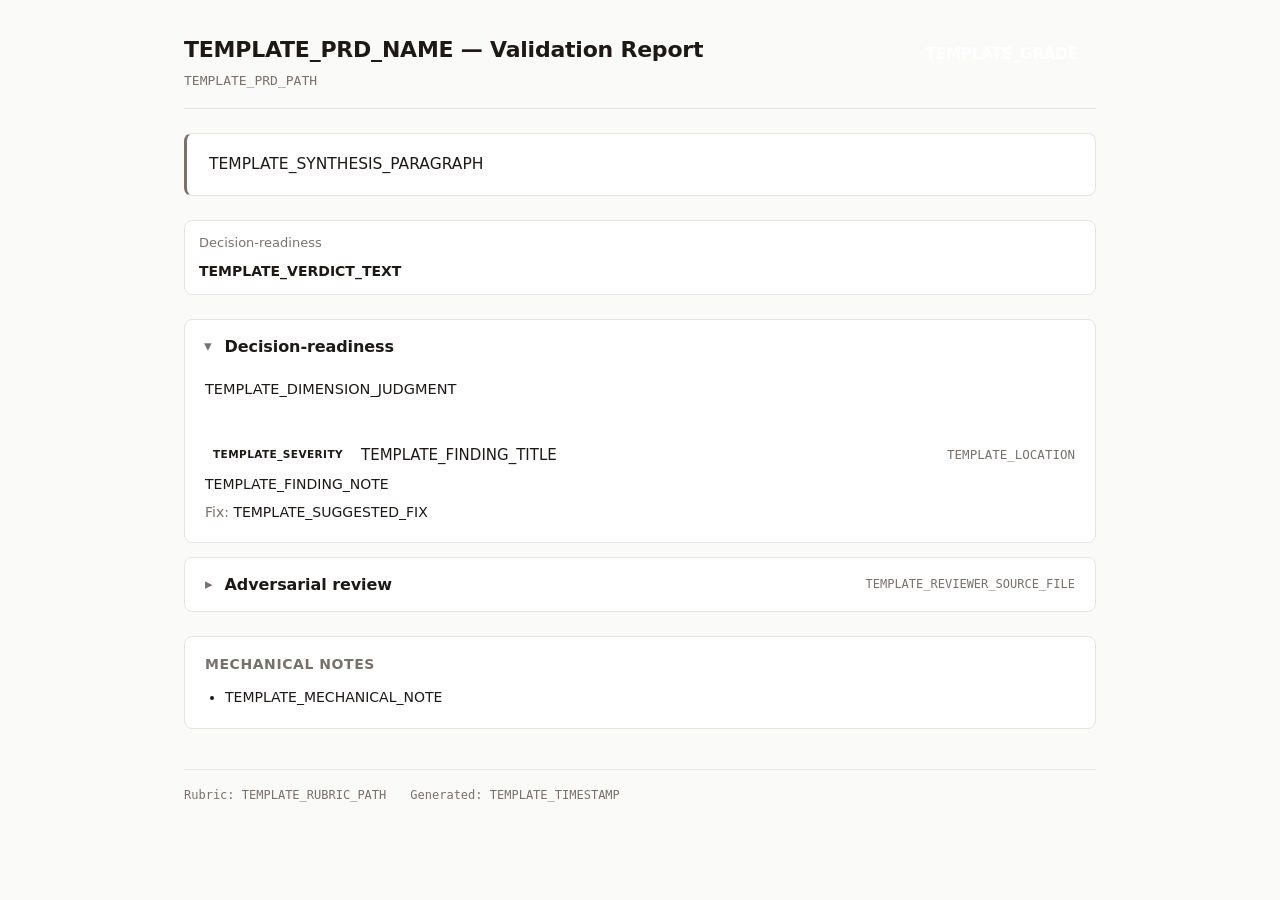
<file: .agents/skills/bmad-prd/assets/validation-report-template.html>
<!DOCTYPE html>
<!--
  PRD Validation Report — skeleton template.

  This file is a starter the synthesis pass fills in directly. There is no
  substitution engine. The LLM:
    1. Reads {doc_workspace}/review-rubric.md and every review-{slug}.md from
       additional reviewers.
    2. Copies this skeleton.
    3. Replaces the placeholder content (everything between TEMPLATE markers)
       with the consolidated review, preserving the structure and CSS.
    4. Writes the result to {doc_workspace}/validation-report.html.
    5. Writes a markdown twin to {doc_workspace}/validation-report.md.

  Visual rules the LLM must preserve:
    - The container width, the color tokens, the typography.
    - One dimension = one collapsible <section class="dimension">.
    - Verdict pill uses the verdict-* class matching its judgment.
    - Severity badge uses the sev-* class matching its level.
    - Each extra reviewer (adversarial, etc.) gets its own collapsible section
      below the rubric dimensions.
    - The footer always shows the artifact paths and timestamp.
-->
<html lang="en">
<head>
<meta charset="utf-8">
<title>PRD Validation: TEMPLATE_PRD_NAME</title>
<style>
  :root {
    --bg: #fafaf9;
    --surface: #ffffff;
    --border: #e7e5e4;
    --text: #1c1917;
    --muted: #78716c;

    --verdict-strong: #16a34a;
    --verdict-adequate: #65a30d;
    --verdict-thin: #d97706;
    --verdict-broken: #dc2626;

    --sev-low: #64748b;
    --sev-medium: #ca8a04;
    --sev-high: #ea580c;
    --sev-critical: #dc2626;

    --grade-exc: #16a34a;
    --grade-good: #65a30d;
    --grade-fair: #d97706;
    --grade-poor: #dc2626;
  }
  * { box-sizing: border-box; }
  html, body { margin: 0; padding: 0; }
  body {
    font-family: -apple-system, BlinkMacSystemFont, "Segoe UI", Inter, system-ui, sans-serif;
    background: var(--bg);
    color: var(--text);
    line-height: 1.6;
    font-size: 15px;
  }
  .container { max-width: 960px; margin: 0 auto; padding: 32px 24px 64px; }

  header.report-header {
    display: flex;
    align-items: flex-start;
    justify-content: space-between;
    gap: 24px;
    padding-bottom: 16px;
    border-bottom: 1px solid var(--border);
    margin-bottom: 24px;
  }
  .title h1 { margin: 0; font-size: 22px; font-weight: 600; letter-spacing: -0.01em; }
  .title .subtitle { color: var(--muted); font-size: 13px; margin-top: 4px; font-family: ui-monospace, "SF Mono", Menlo, monospace; }
  .grade {
    padding: 10px 18px;
    border-radius: 8px;
    font-weight: 600;
    color: white;
    font-size: 15px;
    white-space: nowrap;
  }
  .grade-excellent { background: var(--grade-exc); }
  .grade-good { background: var(--grade-good); }
  .grade-fair { background: var(--grade-fair); }
  .grade-poor { background: var(--grade-poor); }

  .synthesis {
    background: var(--surface);
    border: 1px solid var(--border);
    border-left: 3px solid var(--muted);
    border-radius: 8px;
    padding: 18px 22px;
    margin-bottom: 24px;
    font-size: 15.5px;
  }
  .synthesis p { margin: 0 0 10px; }
  .synthesis p:last-child { margin-bottom: 0; }

  .dimension-summary {
    display: grid;
    grid-template-columns: repeat(auto-fit, minmax(180px, 1fr));
    gap: 10px;
    margin-bottom: 24px;
  }
  .dim-card {
    background: var(--surface);
    border: 1px solid var(--border);
    border-radius: 8px;
    padding: 12px 14px;
  }
  .dim-card .dim-name { font-size: 13px; color: var(--muted); margin-bottom: 6px; }
  .dim-card .dim-verdict { font-size: 14px; font-weight: 600; }

  section.dimension, section.reviewer-section { margin-bottom: 14px; }
  section.dimension details, section.reviewer-section details {
    background: var(--surface);
    border: 1px solid var(--border);
    border-radius: 8px;
    overflow: hidden;
  }
  section summary {
    padding: 14px 20px;
    cursor: pointer;
    user-select: none;
    list-style: none;
    display: flex;
    align-items: center;
    gap: 12px;
  }
  section summary::-webkit-details-marker { display: none; }
  section summary::before {
    content: "▸";
    display: inline-block;
    color: var(--muted);
    transition: transform 0.15s ease;
  }
  section details[open] summary::before { transform: rotate(90deg); }
  section summary h2 {
    display: inline;
    margin: 0;
    font-size: 16px;
    font-weight: 600;
    letter-spacing: -0.005em;
    flex: 1;
  }
  .verdict-pill {
    font-size: 11px;
    padding: 3px 10px;
    border-radius: 999px;
    font-weight: 600;
    text-transform: uppercase;
    letter-spacing: 0.04em;
    color: white;
  }
  .verdict-strong { background: var(--verdict-strong); }
  .verdict-adequate { background: var(--verdict-adequate); }
  .verdict-thin { background: var(--verdict-thin); }
  .verdict-broken { background: var(--verdict-broken); }

  .dim-body { padding: 4px 20px 18px; }
  .dim-judgment { color: var(--text); font-size: 14.5px; }
  .dim-judgment p { margin: 0 0 10px; }

  .findings-list { padding: 0 20px 4px; }
  article.finding {
    padding: 14px 0;
    border-top: 1px solid var(--border);
  }
  article.finding:first-child { border-top: none; }
  article.finding header {
    display: flex;
    align-items: center;
    gap: 10px;
    flex-wrap: wrap;
    margin-bottom: 6px;
  }
  .badge {
    font-size: 10.5px;
    padding: 3px 8px;
    border-radius: 4px;
    font-weight: 600;
    text-transform: uppercase;
    letter-spacing: 0.04em;
    line-height: 1.4;
  }
  .badge-sev-low { background: rgba(100, 116, 139, 0.12); color: var(--sev-low); }
  .badge-sev-medium { background: rgba(202, 138, 4, 0.14); color: var(--sev-medium); }
  .badge-sev-high { background: rgba(234, 88, 12, 0.14); color: var(--sev-high); }
  .badge-sev-critical { background: rgba(220, 38, 38, 0.14); color: var(--sev-critical); }
  .finding-title { margin: 0; font-size: 15px; font-weight: 500; flex: 1; min-width: 200px; }
  .finding-location { font-family: ui-monospace, "SF Mono", Menlo, monospace; font-size: 12.5px; color: var(--muted); }
  .finding-note, .finding-fix { margin-top: 6px; font-size: 14px; }
  .finding-fix strong { color: var(--muted); font-weight: 500; }

  .reviewer-source {
    font-size: 12px;
    color: var(--muted);
    font-family: ui-monospace, "SF Mono", Menlo, monospace;
  }

  .mechanical {
    background: var(--surface);
    border: 1px solid var(--border);
    border-radius: 8px;
    padding: 16px 20px;
    margin-top: 24px;
    font-size: 14px;
  }
  .mechanical h3 { margin: 0 0 10px; font-size: 14px; font-weight: 600; color: var(--muted); text-transform: uppercase; letter-spacing: 0.04em; }
  .mechanical ul { margin: 0; padding-left: 20px; }
  .mechanical li { margin-bottom: 4px; color: var(--text); }

  footer.report-footer {
    margin-top: 40px;
    padding-top: 16px;
    border-top: 1px solid var(--border);
    font-size: 12px;
    color: var(--muted);
    font-family: ui-monospace, "SF Mono", Menlo, monospace;
  }
  footer .meta { display: flex; gap: 24px; flex-wrap: wrap; }
</style>
</head>
<body>
  <div class="container">

    <!-- TEMPLATE: header. Fill prd name, prd path, grade text & class. -->
    <header class="report-header">
      <div class="title">
        <h1>TEMPLATE_PRD_NAME — Validation Report</h1>
        <div class="subtitle">TEMPLATE_PRD_PATH</div>
      </div>
      <div class="grade TEMPLATE_GRADE_CLASS">TEMPLATE_GRADE</div>
    </header>

    <!-- TEMPLATE: overall synthesis paragraphs. Lift directly from
         review-rubric.md "Overall verdict" section; expand if extra reviewers
         materially shift the picture. Wrap each paragraph in <p>. -->
    <div class="synthesis">
      <p>TEMPLATE_SYNTHESIS_PARAGRAPH</p>
    </div>

    <!-- TEMPLATE: dimension summary cards. One per rubric dimension. The
         dim-verdict text uses one of: strong | adequate | thin | broken. -->
    <div class="dimension-summary">
      <div class="dim-card">
        <div class="dim-name">Decision-readiness</div>
        <div class="dim-verdict" style="color: var(--verdict-TEMPLATE_VERDICT)">TEMPLATE_VERDICT_TEXT</div>
      </div>
      <!-- repeat for each of the seven dimensions -->
    </div>

    <!-- TEMPLATE: one section per rubric dimension. Skip a dimension entirely
         if the rubric review marked it n/a for this PRD (e.g. downstream
         usability for a standalone PRD). Open the section by default if
         verdict is thin or broken. -->
    <section class="dimension">
      <details open>
        <summary>
          <h2>Decision-readiness</h2>
          <span class="verdict-pill verdict-TEMPLATE_VERDICT">TEMPLATE_VERDICT_TEXT</span>
        </summary>
        <div class="dim-body">
          <div class="dim-judgment">
            <p>TEMPLATE_DIMENSION_JUDGMENT</p>
          </div>
        </div>
        <div class="findings-list">
          <!-- TEMPLATE: zero or more findings -->
          <article class="finding">
            <header>
              <span class="badge badge-sev-TEMPLATE_SEVERITY">TEMPLATE_SEVERITY</span>
              <h3 class="finding-title">TEMPLATE_FINDING_TITLE</h3>
              <span class="finding-location">TEMPLATE_LOCATION</span>
            </header>
            <div class="finding-note">TEMPLATE_FINDING_NOTE</div>
            <div class="finding-fix"><strong>Fix:</strong> TEMPLATE_SUGGESTED_FIX</div>
          </article>
        </div>
      </details>
    </section>

    <!-- TEMPLATE: one section per extra reviewer that ran (adversarial, etc.).
         Skip this block entirely if only the rubric walker ran. -->
    <section class="reviewer-section">
      <details>
        <summary>
          <h2>Adversarial review</h2>
          <span class="reviewer-source">TEMPLATE_REVIEWER_SOURCE_FILE</span>
        </summary>
        <div class="dim-body">
          <div class="dim-judgment">
            <p>TEMPLATE_REVIEWER_PREAMBLE</p>
          </div>
        </div>
        <div class="findings-list">
          <article class="finding">
            <header>
              <span class="badge badge-sev-TEMPLATE_SEVERITY">TEMPLATE_SEVERITY</span>
              <h3 class="finding-title">TEMPLATE_FINDING_TITLE</h3>
              <span class="finding-location">TEMPLATE_LOCATION</span>
            </header>
            <div class="finding-note">TEMPLATE_FINDING_NOTE</div>
            <div class="finding-fix"><strong>Fix:</strong> TEMPLATE_SUGGESTED_FIX</div>
          </article>
        </div>
      </details>
    </section>

    <!-- TEMPLATE: mechanical notes — short, bulleted. Skip if there are none. -->
    <div class="mechanical">
      <h3>Mechanical notes</h3>
      <ul>
        <li>TEMPLATE_MECHANICAL_NOTE</li>
      </ul>
    </div>

    <footer class="report-footer">
      <div class="meta">
        <span>Rubric: TEMPLATE_RUBRIC_PATH</span>
        <span>Generated: TEMPLATE_TIMESTAMP</span>
      </div>
    </footer>
  </div>
</body>
</html>
</file>
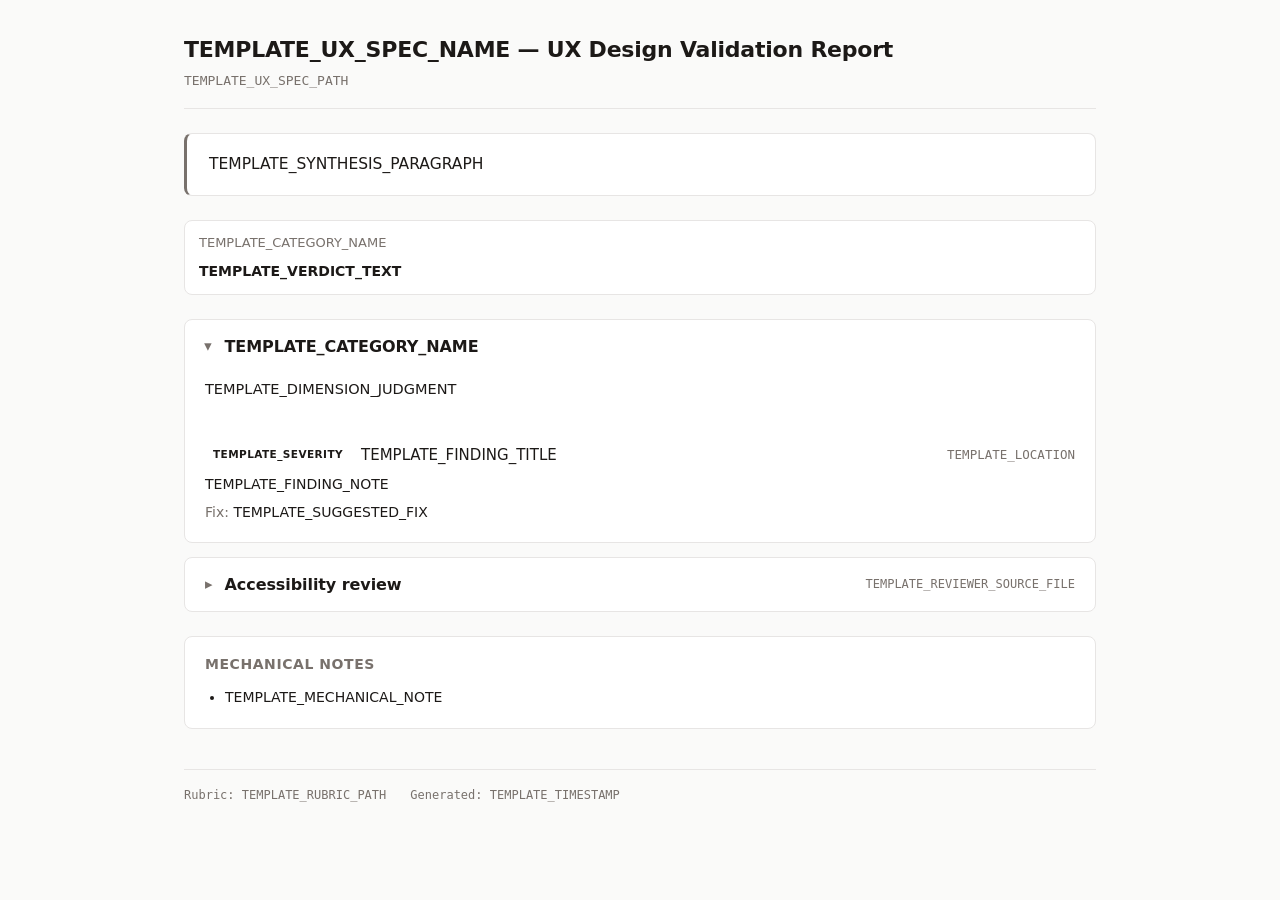
<file: .agents/skills/bmad-ux/assets/validation-report-template.html>
<!DOCTYPE html>
<!--
  UX Design Validation Report — skeleton template.

  This file is a starter the synthesis pass fills in directly. There is no
  substitution engine. The LLM:
    1. Reads {doc_workspace}/review-rubric.md and every review-{slug}.md from
       additional reviewers.
    2. Copies this skeleton.
    3. Replaces the placeholder content (everything between TEMPLATE markers)
       with the consolidated review, preserving the structure and CSS.
    4. Writes the result to {doc_workspace}/validation-report.html.
    5. Writes a markdown twin to {doc_workspace}/validation-report.md.

  Visual rules the LLM must preserve:
    - The container width, the color tokens, the typography.
    - One dimension = one collapsible <section class="dimension">.
    - Verdict pill uses the verdict-* class matching its judgment.
    - Severity badge uses the badge-sev-* class matching its level.
    - Each extra reviewer (accessibility, adversarial, etc.) gets its own
      collapsible section below the rubric dimensions.
    - The footer always shows the artifact paths and timestamp.
-->
<html lang="en">
<head>
<meta charset="utf-8">
<title>UX Design Validation: TEMPLATE_UX_SPEC_NAME</title>
<style>
  :root {
    --bg: #fafaf9;
    --surface: #ffffff;
    --border: #e7e5e4;
    --text: #1c1917;
    --muted: #78716c;

    --verdict-strong: #16a34a;
    --verdict-adequate: #65a30d;
    --verdict-thin: #d97706;
    --verdict-broken: #dc2626;

    --sev-low: #64748b;
    --sev-medium: #ca8a04;
    --sev-high: #ea580c;
    --sev-critical: #dc2626;
  }
  * { box-sizing: border-box; }
  html, body { margin: 0; padding: 0; }
  body {
    font-family: -apple-system, BlinkMacSystemFont, "Segoe UI", Inter, system-ui, sans-serif;
    background: var(--bg);
    color: var(--text);
    line-height: 1.6;
    font-size: 15px;
  }
  .container { max-width: 960px; margin: 0 auto; padding: 32px 24px 64px; }

  header.report-header {
    display: flex;
    align-items: flex-start;
    justify-content: space-between;
    gap: 24px;
    padding-bottom: 16px;
    border-bottom: 1px solid var(--border);
    margin-bottom: 24px;
  }
  .title h1 { margin: 0; font-size: 22px; font-weight: 600; letter-spacing: -0.01em; }
  .title .subtitle { color: var(--muted); font-size: 13px; margin-top: 4px; font-family: ui-monospace, "SF Mono", Menlo, monospace; }

  .synthesis {
    background: var(--surface);
    border: 1px solid var(--border);
    border-left: 3px solid var(--muted);
    border-radius: 8px;
    padding: 18px 22px;
    margin-bottom: 24px;
    font-size: 15.5px;
  }
  .synthesis p { margin: 0 0 10px; }
  .synthesis p:last-child { margin-bottom: 0; }

  .dimension-summary {
    display: grid;
    grid-template-columns: repeat(auto-fit, minmax(180px, 1fr));
    gap: 10px;
    margin-bottom: 24px;
  }
  .dim-card {
    background: var(--surface);
    border: 1px solid var(--border);
    border-radius: 8px;
    padding: 12px 14px;
  }
  .dim-card .dim-name { font-size: 13px; color: var(--muted); margin-bottom: 6px; }
  .dim-card .dim-verdict { font-size: 14px; font-weight: 600; }

  section.dimension, section.reviewer-section { margin-bottom: 14px; }
  section.dimension details, section.reviewer-section details {
    background: var(--surface);
    border: 1px solid var(--border);
    border-radius: 8px;
    overflow: hidden;
  }
  section summary {
    padding: 14px 20px;
    cursor: pointer;
    user-select: none;
    list-style: none;
    display: flex;
    align-items: center;
    gap: 12px;
  }
  section summary::-webkit-details-marker { display: none; }
  section summary::before {
    content: "▸";
    display: inline-block;
    color: var(--muted);
    transition: transform 0.15s ease;
  }
  section details[open] summary::before { transform: rotate(90deg); }
  section summary h2 {
    display: inline;
    margin: 0;
    font-size: 16px;
    font-weight: 600;
    letter-spacing: -0.005em;
    flex: 1;
  }
  .verdict-pill {
    font-size: 11px;
    padding: 3px 10px;
    border-radius: 999px;
    font-weight: 600;
    text-transform: uppercase;
    letter-spacing: 0.04em;
    color: white;
  }
  .verdict-strong { background: var(--verdict-strong); }
  .verdict-adequate { background: var(--verdict-adequate); }
  .verdict-thin { background: var(--verdict-thin); }
  .verdict-broken { background: var(--verdict-broken); }

  .dim-body { padding: 4px 20px 18px; }
  .dim-judgment { color: var(--text); font-size: 14.5px; }
  .dim-judgment p { margin: 0 0 10px; }

  .findings-list { padding: 0 20px 4px; }
  article.finding {
    padding: 14px 0;
    border-top: 1px solid var(--border);
  }
  article.finding:first-child { border-top: none; }
  article.finding header {
    display: flex;
    align-items: center;
    gap: 10px;
    flex-wrap: wrap;
    margin-bottom: 6px;
  }
  .badge {
    font-size: 10.5px;
    padding: 3px 8px;
    border-radius: 4px;
    font-weight: 600;
    text-transform: uppercase;
    letter-spacing: 0.04em;
    line-height: 1.4;
  }
  .badge-sev-low { background: rgba(100, 116, 139, 0.12); color: var(--sev-low); }
  .badge-sev-medium { background: rgba(202, 138, 4, 0.14); color: var(--sev-medium); }
  .badge-sev-high { background: rgba(234, 88, 12, 0.14); color: var(--sev-high); }
  .badge-sev-critical { background: rgba(220, 38, 38, 0.14); color: var(--sev-critical); }
  .finding-title { margin: 0; font-size: 15px; font-weight: 500; flex: 1; min-width: 200px; }
  .finding-location { font-family: ui-monospace, "SF Mono", Menlo, monospace; font-size: 12.5px; color: var(--muted); }
  .finding-note, .finding-fix { margin-top: 6px; font-size: 14px; }
  .finding-fix strong { color: var(--muted); font-weight: 500; }

  .reviewer-source {
    font-size: 12px;
    color: var(--muted);
    font-family: ui-monospace, "SF Mono", Menlo, monospace;
  }

  .mechanical {
    background: var(--surface);
    border: 1px solid var(--border);
    border-radius: 8px;
    padding: 16px 20px;
    margin-top: 24px;
    font-size: 14px;
  }
  .mechanical h3 { margin: 0 0 10px; font-size: 14px; font-weight: 600; color: var(--muted); text-transform: uppercase; letter-spacing: 0.04em; }
  .mechanical ul { margin: 0; padding-left: 20px; }
  .mechanical li { margin-bottom: 4px; color: var(--text); }

  footer.report-footer {
    margin-top: 40px;
    padding-top: 16px;
    border-top: 1px solid var(--border);
    font-size: 12px;
    color: var(--muted);
    font-family: ui-monospace, "SF Mono", Menlo, monospace;
  }
  footer .meta { display: flex; gap: 24px; flex-wrap: wrap; }
</style>
</head>
<body>
  <div class="container">

    <!-- TEMPLATE: header. Fill ux spec name and ux spec path. No overall grade —
         per-category verdicts and severity counts below carry the picture. -->
    <header class="report-header">
      <div class="title">
        <h1>TEMPLATE_UX_SPEC_NAME — UX Design Validation Report</h1>
        <div class="subtitle">TEMPLATE_UX_SPEC_PATH</div>
      </div>
    </header>

    <!-- TEMPLATE: overall synthesis paragraphs. Lift directly from
         review-rubric.md "Overall verdict" section; expand if extra reviewers
         (accessibility, adversarial, etc.) materially shift the picture.
         Wrap each paragraph in <p>. -->
    <div class="synthesis">
      <p>TEMPLATE_SYNTHESIS_PARAGRAPH</p>
    </div>

    <!-- TEMPLATE: dimension summary cards. One per rubric category, in this
         canonical order (from references/validate.md):
           1. Flow coverage
           2. Token completeness
           3. Component coverage
           4. State coverage
           5. Visual reference coverage
           6. Bloat & overspecification
           7. Inheritance discipline
           8. Shape fit
         The dim-verdict text uses one of: strong | adequate | thin | broken. -->
    <div class="dimension-summary">
      <div class="dim-card">
        <div class="dim-name">TEMPLATE_CATEGORY_NAME</div>
        <div class="dim-verdict" style="color: var(--verdict-TEMPLATE_VERDICT)">TEMPLATE_VERDICT_TEXT</div>
      </div>
      <!-- repeat for each of the eight rubric categories -->
    </div>

    <!-- TEMPLATE: one section per rubric category, same canonical order as the
         summary cards above. Skip a category entirely if the rubric review
         marked it n/a for this UX spec. Open the section by default if verdict
         is thin or broken. -->
    <section class="dimension">
      <details open>
        <summary>
          <h2>TEMPLATE_CATEGORY_NAME</h2>
          <span class="verdict-pill verdict-TEMPLATE_VERDICT">TEMPLATE_VERDICT_TEXT</span>
        </summary>
        <div class="dim-body">
          <div class="dim-judgment">
            <p>TEMPLATE_DIMENSION_JUDGMENT</p>
          </div>
        </div>
        <div class="findings-list">
          <!-- TEMPLATE: zero or more findings -->
          <article class="finding">
            <header>
              <span class="badge badge-sev-TEMPLATE_SEVERITY">TEMPLATE_SEVERITY</span>
              <h3 class="finding-title">TEMPLATE_FINDING_TITLE</h3>
              <span class="finding-location">TEMPLATE_LOCATION</span>
            </header>
            <div class="finding-note">TEMPLATE_FINDING_NOTE</div>
            <div class="finding-fix"><strong>Fix:</strong> TEMPLATE_SUGGESTED_FIX</div>
          </article>
        </div>
      </details>
    </section>

    <!-- TEMPLATE: one section per extra reviewer that ran (accessibility,
         adversarial, brand-conformance, etc.). Skip this block entirely if
         only the rubric walker ran. -->
    <section class="reviewer-section">
      <details>
        <summary>
          <h2>Accessibility review</h2>
          <span class="reviewer-source">TEMPLATE_REVIEWER_SOURCE_FILE</span>
        </summary>
        <div class="dim-body">
          <div class="dim-judgment">
            <p>TEMPLATE_REVIEWER_PREAMBLE</p>
          </div>
        </div>
        <div class="findings-list">
          <article class="finding">
            <header>
              <span class="badge badge-sev-TEMPLATE_SEVERITY">TEMPLATE_SEVERITY</span>
              <h3 class="finding-title">TEMPLATE_FINDING_TITLE</h3>
              <span class="finding-location">TEMPLATE_LOCATION</span>
            </header>
            <div class="finding-note">TEMPLATE_FINDING_NOTE</div>
            <div class="finding-fix"><strong>Fix:</strong> TEMPLATE_SUGGESTED_FIX</div>
          </article>
        </div>
      </details>
    </section>

    <!-- TEMPLATE: mechanical notes — short, bulleted. Skip if there are none. -->
    <div class="mechanical">
      <h3>Mechanical notes</h3>
      <ul>
        <li>TEMPLATE_MECHANICAL_NOTE</li>
      </ul>
    </div>

    <footer class="report-footer">
      <div class="meta">
        <span>Rubric: TEMPLATE_RUBRIC_PATH</span>
        <span>Generated: TEMPLATE_TIMESTAMP</span>
      </div>
    </footer>
  </div>
</body>
</html>
</file>
